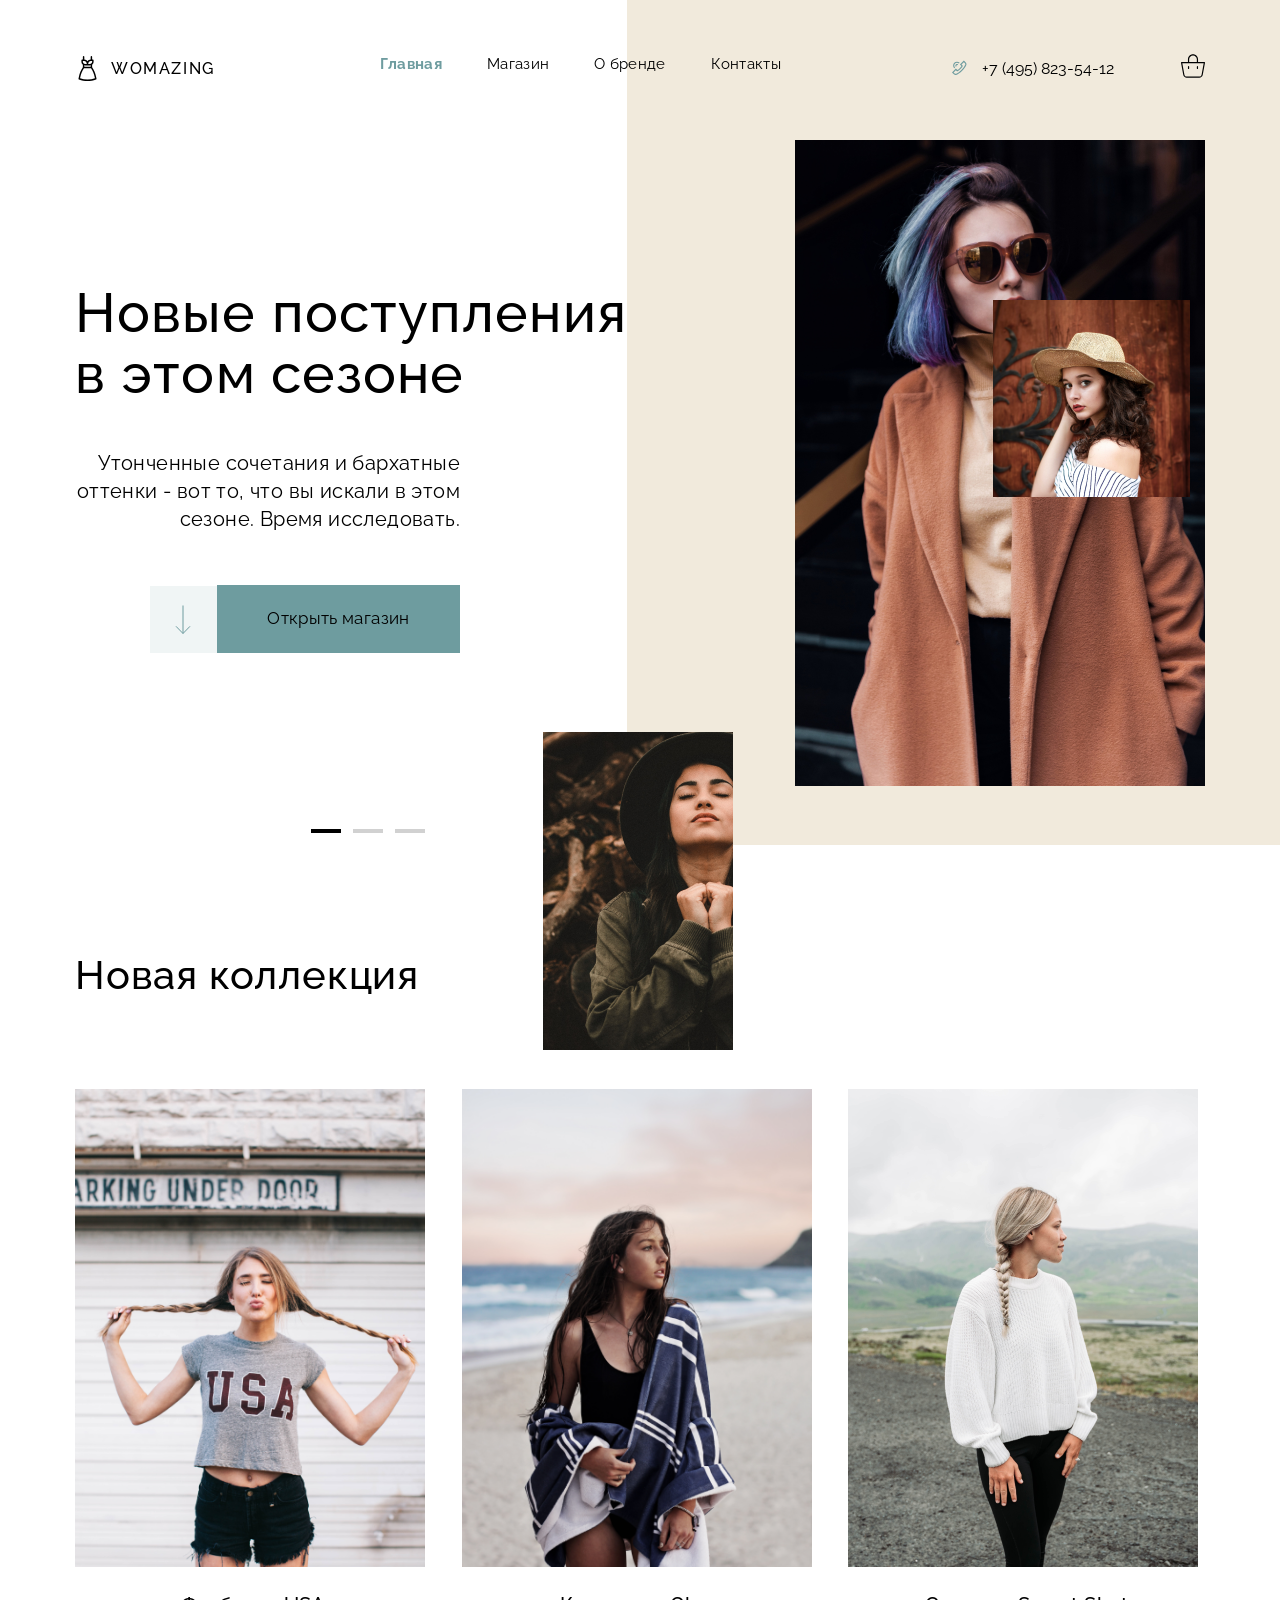
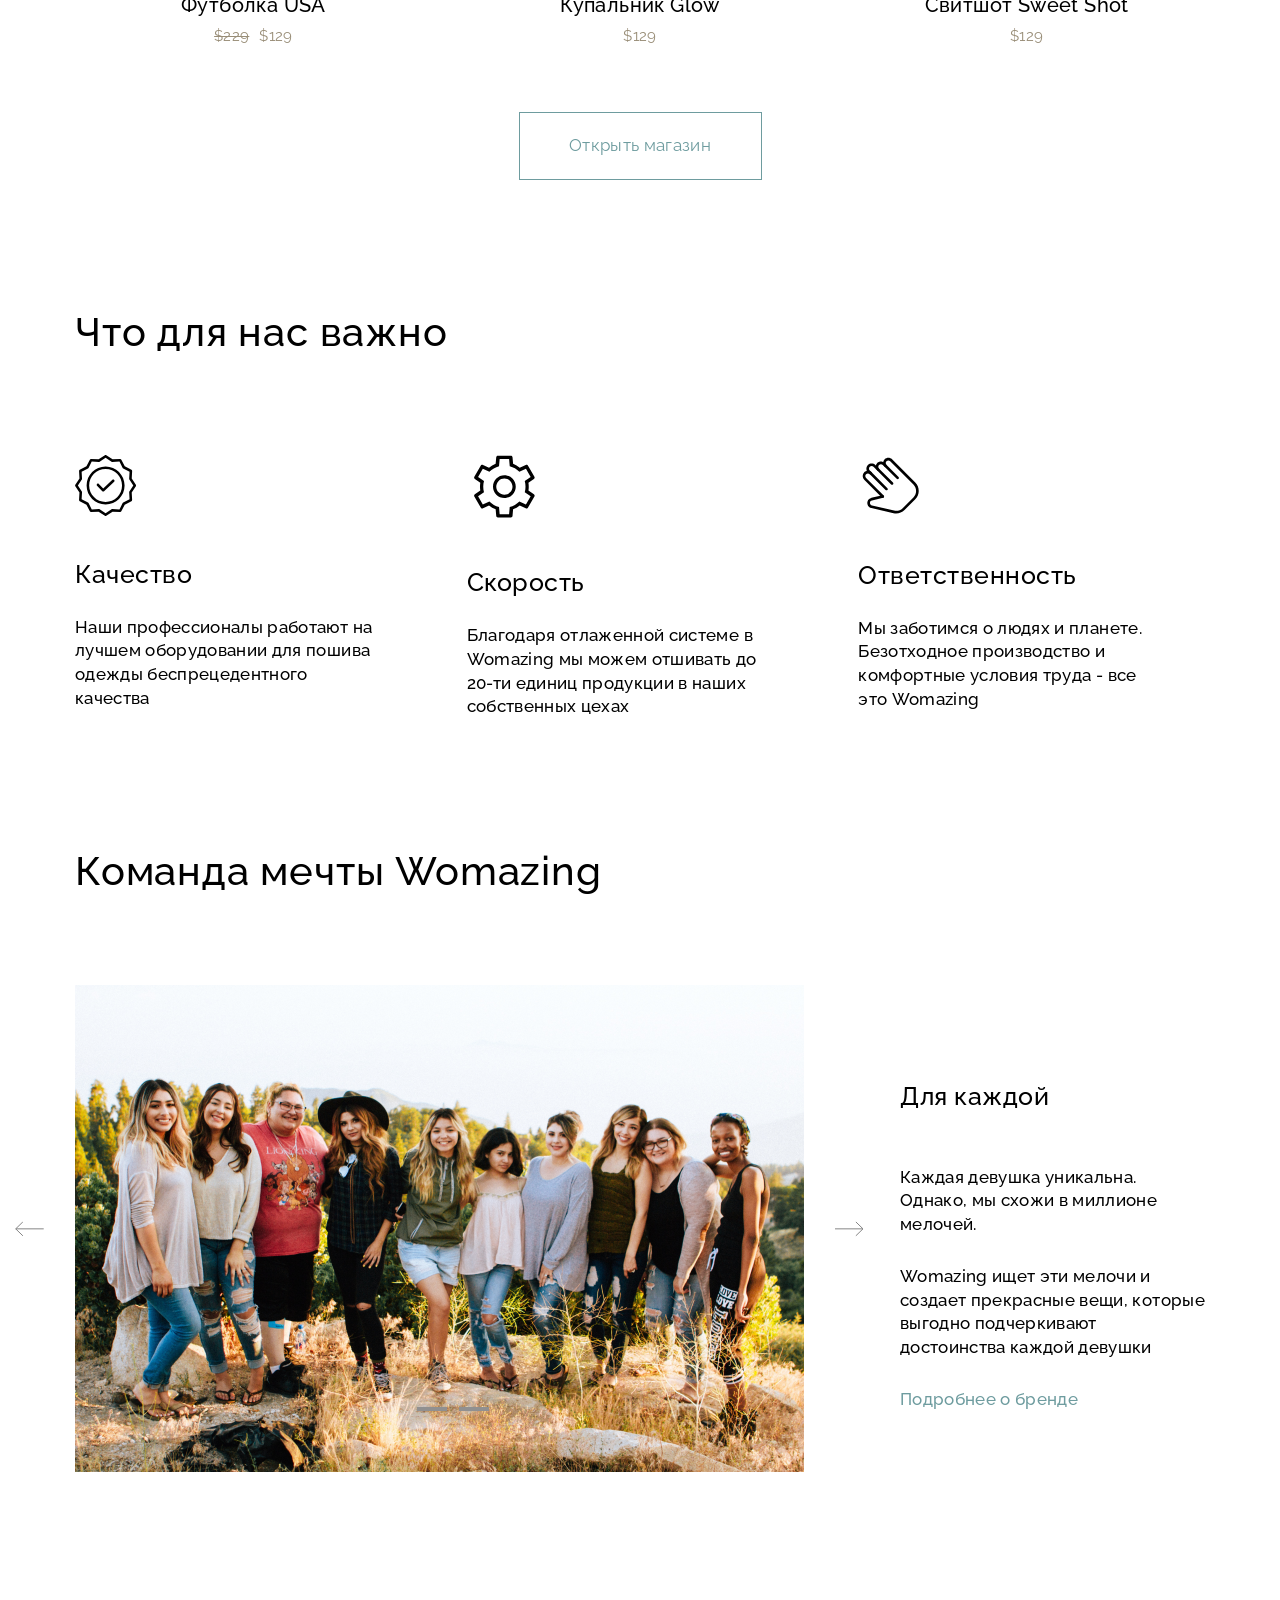
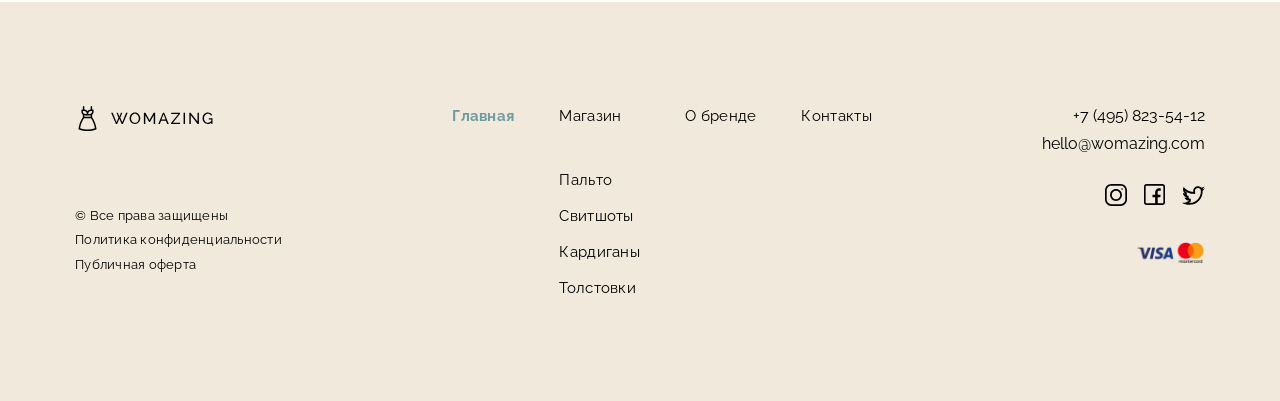
<file: index.html>
<!DOCTYPE html>
<html lang="ru  ">
<head>
    <meta charset="UTF-8">
    <meta name="viewport" content="width=device-width, initial-scale=1.0">
    <title>Online Shop</title>
    <link rel="stylesheet" href="./assets/styles/index.css">
</head>
<body>
   <header class="header" id="header">
    <div class="bc__section_hero_r"></div>
    
    <div class="container header__container">
        <div class="header__logo flex">
            <a class="flex" href="./index.html">
                <svg width="25" height="25" viewBox="0 0 25 25" fill="none" xmlns="http://www.w3.org/2000/svg">
            <path d="M21.5169 22.6493L21.1587 20.9776C20.4207 17.5332 19.0683 14.2964 17.1387 11.3529V8.64058C18.0275 7.97178 18.6035 6.9084 18.6035 5.71289V4.24805C18.6035 3.84355 18.2756 3.51562 17.8711 3.51562H17.1387V0.732422C17.1387 0.32793 16.8107 0 16.4062 0C16.0018 0 15.6738 0.32793 15.6738 0.732422V3.52339C14.3584 3.6001 13.2059 4.29209 12.5 5.31528C11.7941 4.29209 10.6416 3.6001 9.32617 3.52339V0.732422C9.32617 0.32793 8.99824 0 8.59375 0C8.18926 0 7.86133 0.32793 7.86133 0.732422V3.51562H7.1289C6.72441 3.51562 6.39648 3.84355 6.39648 4.24805V5.71289C6.39648 6.9084 6.97246 7.97178 7.86133 8.64058V11.3529C5.93174 14.2964 4.57934 17.5332 3.84126 20.9776L3.48305 22.6493C3.40649 23.0066 3.60507 23.3658 3.94853 23.4909C6.69741 24.4923 9.57451 25 12.5 25C15.4255 25 18.3026 24.4923 21.0515 23.4909C21.3949 23.3658 21.5935 23.0067 21.5169 22.6493ZM15.918 4.98047H17.1387V5.71289C17.1387 6.92446 16.153 7.91016 14.9414 7.91016H13.2324V7.66602C13.2324 6.1852 14.4372 4.98047 15.918 4.98047ZM7.86133 4.98047H9.08203C10.5628 4.98047 11.7676 6.1852 11.7676 7.66602V7.91016H10.0586C8.84702 7.91016 7.86133 6.92446 7.86133 5.71289V4.98047ZM10.0586 9.375H14.9414C15.1922 9.375 15.4371 9.34956 15.6738 9.30132V10.8398H9.32617V9.30132C9.56289 9.34956 9.80781 9.375 10.0586 9.375ZM12.5 23.5352C9.95849 23.5352 7.45561 23.128 5.05073 22.3244L5.27353 21.2846C5.96118 18.0757 7.21054 15.0566 8.98901 12.3047L16.0109 12.3047C17.7894 15.0566 19.0388 18.0757 19.7264 21.2845L19.9492 22.3244C17.5444 23.128 15.0415 23.5352 12.5 23.5352Z" fill="black"/>
            </svg>
            <h3 class="header__title_logo">Womazing</h3>
            </a>
            
        </div>
        <nav class="header__nav">
            <ul class="header__menu flex">
                <li class="header__list weight"><a href="./index.html">Главная</a></li>
                <li class="header__list"><a href="#">Магазин</a></li>
                <li class="header__list"><a href="#">О бренде</a></li>
                <li class="header__list"><a href="#">Контакты</a></li>
            </ul>
            <div class="header__mobile-menu">
                <a href="./cart.html">
                    <svg width="24" height="24" viewBox="0 0 24 24" fill="none" xmlns="http://www.w3.org/2000/svg">
                    <g clip-path="url(#clip0_64304_433)">
                    <path d="M23.8454 8.2243C23.7281 8.10906 23.5642 8.05442 23.4012 8.07624H17.0343V5.26295C17.0343 2.4826 14.7804 0.228699 12.0001 0.228699C9.21971 0.228699 6.96582 2.4826 6.96582 5.26295V8.07624H0.598861C0.421164 8.07624 0.243523 8.07624 0.154646 8.2243C0.0352739 8.33902 -0.0201042 8.5051 0.00659291 8.66851L2.22761 20.81C2.53789 22.5037 4.00034 23.7431 5.72199 23.7713H18.278C20.0046 23.7289 21.464 22.4797 21.7724 20.7804L23.9934 8.66851C24.0201 8.5051 23.9648 8.33902 23.8454 8.2243ZM8.1503 5.26295C8.1503 3.13682 9.87388 1.41324 12 1.41324C14.1261 1.41324 15.8497 3.13682 15.8497 5.26295V8.07624H8.1503V5.26295ZM20.5879 20.6323C20.3884 21.7547 19.4179 22.5759 18.278 22.5868H5.72199C4.58212 22.5759 3.61161 21.7547 3.41215 20.6323L1.30959 9.26078H22.6904L20.5879 20.6323Z" fill="black"/>
                    <path d="M16.4421 15.0354C16.7692 15.0354 17.0343 14.7702 17.0343 14.4431V12.6663C17.0343 12.3392 16.7692 12.074 16.4421 12.074C16.1149 12.074 15.8498 12.3392 15.8498 12.6663V14.4431C15.8497 14.7702 16.1149 15.0354 16.4421 15.0354Z" fill="black"/>
                    <path d="M7.55803 15.0354C7.88514 15.0354 8.1503 14.7702 8.1503 14.4431V12.6663C8.1503 12.3392 7.88514 12.074 7.55803 12.074C7.23092 12.074 6.96576 12.3392 6.96576 12.6663V14.4431C6.96576 14.7702 7.23092 15.0354 7.55803 15.0354Z" fill="black"/>
                    </g>
                    <defs>
                    <clipPath id="clip0_64304_433">
                    <rect width="24" height="24" fill="white"/>
                    </clipPath>
                    </defs>
                    </svg>
                </a>
                <input type="checkbox" id="burger" hidden>
                <label class="burger__btn" for="burger">
                    <span class="burger__line"></span>
                </label>
                <nav class="burger__menu">
                    <ul class="burger__list">
                        <li class="burger__item"><a href="./index.html">Главная</a></li>
                        <li class="burger__item"><a href="#">Магазин</a></li>
                        <li class="burger__item"><a href="#">О бренде</a></li>
                        <li class="burger__item"><a href="#">Контакты</a></li>
                    </ul>
                </nav>
                <label for="burger" class="overlay"></label>
            </div>
        </nav>
        <div class="header__shop_info flex">
            <div class="header__contact flex">
                
            <a href="tel:+74958235412" class="header__phone flex">
            <svg width="27" height="27" viewBox="0 0 27 27" fill="none" xmlns="http://www.w3.org/2000/svg">
            <g clip-path="url(#clip0_64250_339)">
            <path d="M8.25235 7.81643C6.75052 9.31823 6.75052 11.7618 8.25232 13.2636L9.05001 12.4659C7.9881 11.404 7.98807 9.67613 9.05004 8.61417C10.112 7.55224 11.8399 7.55224 12.9018 8.61414L13.6995 7.81646C12.1977 6.31463 9.75412 6.31466 8.25235 7.81643Z" />
            <path d="M9.84133 9.39119C9.20916 10.0234 9.20913 11.052 9.8413 11.6842L10.639 10.8865C10.5458 10.7934 10.4945 10.6695 10.4945 10.5377C10.4945 10.406 10.5459 10.2821 10.639 10.1889C10.7322 10.0958 10.8561 10.0444 10.9878 10.0444C11.1196 10.0444 11.2435 10.0958 11.3366 10.1889L12.1343 9.39122C11.5022 8.75902 10.4735 8.75902 9.84133 9.39119Z" />
            <path d="M19.7482 7.43513L17.855 5.54848L13.9233 9.47367L15.4475 11.0478C15.1921 11.5013 14.6378 12.3699 13.6933 13.3145C12.7486 14.2592 11.8736 14.8197 11.4158 15.0792L9.87255 13.5556L6.0022 17.4029L7.88504 19.2983C8.60479 20.0181 9.69992 20.2046 10.6101 19.7625C11.9991 19.0879 14.0954 17.8431 16.1942 15.7443C18.2931 13.6455 19.5378 11.5492 20.2124 10.1602C20.3723 9.83109 20.4499 9.47787 20.4499 9.12692C20.4499 8.5072 20.2077 7.89464 19.7482 7.43513ZM19.1977 9.66732C18.5609 10.9785 17.3845 12.9587 15.3965 14.9466C13.4086 16.9345 11.4284 18.1109 10.1173 18.7477C9.63929 18.9799 9.06281 18.8806 8.68414 18.5019L7.59739 17.4079L9.87537 15.1436L11.1901 16.4415L11.5418 16.2849C11.599 16.2595 12.9594 15.6438 14.4911 14.1121C16.0238 12.5795 16.6266 11.2305 16.6515 11.1739L16.804 10.8268L15.5067 9.48705L17.8558 7.14178L18.9511 8.23327C19.3306 8.6133 19.4298 9.18952 19.1977 9.66732Z" />
            </g>
            <defs>
            <clipPath id="clip0_64250_339">
            <rect width="17" height="17" fill="white" transform="translate(6 3)"/>
            </clipPath>
            </defs>
            </svg>
               <span class="header__number"> +7 (495) 823-54-12</span>
            </a>
            </div>
            <a href="./cart.html">
                <svg width="24" height="24" viewBox="0 0 24 24" fill="none" xmlns="http://www.w3.org/2000/svg">
                <g clip-path="url(#clip0_64246_433)">
                <path d="M23.8454 8.2243C23.7281 8.10906 23.5642 8.05442 23.4012 8.07624H17.0343V5.26295C17.0343 2.4826 14.7804 0.228699 12.0001 0.228699C9.21971 0.228699 6.96582 2.4826 6.96582 5.26295V8.07624H0.598861C0.421164 8.07624 0.243523 8.07624 0.154646 8.2243C0.0352739 8.33902 -0.0201042 8.5051 0.00659291 8.66851L2.22761 20.81C2.53789 22.5037 4.00034 23.7431 5.72199 23.7713H18.278C20.0046 23.7289 21.464 22.4797 21.7724 20.7804L23.9934 8.66851C24.0201 8.5051 23.9648 8.33902 23.8454 8.2243ZM8.1503 5.26295C8.1503 3.13682 9.87388 1.41324 12 1.41324C14.1261 1.41324 15.8497 3.13682 15.8497 5.26295V8.07624H8.1503V5.26295ZM20.5879 20.6323C20.3884 21.7547 19.4179 22.5759 18.278 22.5868H5.72199C4.58212 22.5759 3.61161 21.7547 3.41215 20.6323L1.30959 9.26078H22.6904L20.5879 20.6323Z" fill="black"/>
                <path d="M16.4421 15.0354C16.7692 15.0354 17.0343 14.7702 17.0343 14.4431V12.6663C17.0343 12.3392 16.7692 12.074 16.4421 12.074C16.1149 12.074 15.8498 12.3392 15.8498 12.6663V14.4431C15.8497 14.7702 16.1149 15.0354 16.4421 15.0354Z" fill="black"/>
                <path d="M7.55803 15.0354C7.88514 15.0354 8.1503 14.7702 8.1503 14.4431V12.6663C8.1503 12.3392 7.88514 12.074 7.55803 12.074C7.23092 12.074 6.96576 12.3392 6.96576 12.6663V14.4431C6.96576 14.7702 7.23092 15.0354 7.55803 15.0354Z" fill="black"/>
                </g>
                <defs>
                <clipPath id="clip0_64246_433">
                <rect width="24" height="24" fill="white"/>
                </clipPath>
                </defs>
                </svg>
            </a>

        </div>
    </div>
   </header>
   <section class="hero" id="hero">
    <input type="radio" name="hero__slider" id="s1" checked hidden>
    <input type="radio" name="hero__slider" id="s2" hidden>
    <input type="radio" name="hero__slider" id="s3" hidden>
    <div class="container hero__container flex"> 
        <div class="hero__content">
            <div class="hero__slide text-1">
                 <h1 class="hero__title">Новые поступления
в этом сезоне</h1>
            
            <div class="hero__box">
                <p class="hero__desc">Утонченные сочетания и бархатные оттенки - вот то, что вы искали в этом сезоне. Время исследовать.</p>
                <div id="hero__btn" class="hero__btn__shop_ikon">
                    <svg width="67" height="67" viewBox="0 0 67 67" fill="none" xmlns="http://www.w3.org/2000/svg">
                    <rect width="67" height="67" fill="#6E9C9F" fill-opacity="0.1"/>
                    <path d="M33 19.5V47.5M33 47.5L26 40.3108M33 47.5L40 40.3108" stroke="#6E9C9F"/>
                    </svg>
                    <button class="hero__button">Открыть магазин</button>
                </div>
            </div>
            </div>
            <div class="hero__slide text-2">
                <h1 class="hero__title">Что-то новенькое. Мы заждались тебя.</h1>
                <div class="hero__box">
                    <p class="hero__desc">Надоело искать себя в сером городе? Настало время новых идей, свежих красок и вдохновения с Womazing!</p>
                <div id="hero__btn" class="hero__btn__shop_ikon">
                    <svg width="67" height="67" viewBox="0 0 67 67" fill="none" xmlns="http://www.w3.org/2000/svg">
                    <rect width="67" height="67" fill="#6E9C9F" fill-opacity="0.1"/>
                    <path d="M33 19.5V47.5M33 47.5L26 40.3108M33 47.5L40 40.3108" stroke="#6E9C9F"/>
                    </svg>
                    <button form="hero__btn" class="hero__button">Открыть магазин</button>
                </div>
                </div>
            </div>
            <div class="hero__slide text-3">
                <h1 class="hero__title">Включай новый сезон с WOMAZING</h1>
                <div class="hero__box">
                    <p class="hero__desc">Мы обновили ассортимент - легендарные коллекции и новинки от отечественных дизайнеров</p>
                <div id="hero__btn" class="hero__btn__shop_ikon">
                    <svg width="67" height="67" viewBox="0 0 67 67" fill="none" xmlns="http://www.w3.org/2000/svg">
                    <rect width="67" height="67" fill="#6E9C9F" fill-opacity="0.1"/>
                    <path d="M33 19.5V47.5M33 47.5L26 40.3108M33 47.5L40 40.3108" stroke="#6E9C9F"/>
                    </svg>
                    <button form="hero__btn" class="hero__button">Открыть магазин</button>
                </div>
                </div>
            </div>
            <div class="hero__btn__shop"> 
                <div class="slider__bullets">
                    <label for="s1"></label>
                    <label for="s2"></label>
                    <label for="s3"></label>
                </div>
            </div>
        </div>
        <div class="hero__images">
             <div class="hero__img">
                <img class="hero__img-1" src="./assets/images/hero-img-fon.webp" alt="img-fon">
             </div>
             <div class="hero__img">
                <img class="hero__img-2" src="./assets/images/hero-img-position-1.webp" alt="img-fon">
             </div>
             <div class="hero__img">
                <img class="hero__img-3" src="./assets/images/hero-img-position-2.webp" alt="img-fon">
             </div>
        </div>
    </div>
   </section>
   <section class="collection" id="collection">
    <div class="container">
        <h2 class="title">Новая коллекция</h2>
        <div class="collection__grid">
            <div class="collection__card">
                <div class="collection__card_img">
                <a class="collection__card__hover" href="#">
                    <img src="./assets/images/collection-card-img.webp" alt="Картинки с магазина">
                </a>
            </div>
            <h3 class="collection__card__title">Футболка USA</h3>
            <p class="collection__card__price__wrapper">
                <span class="old__price">$229</span>
                <span class="new__price">$129</span>
            </p>
            </div>
            <div class="collection__card">
                <div class="collection__card_img">
                    <a href="#" class="collection__card__hover">
                                        <img src="./assets/images/collection-card-img-1.webp" alt="Картинки с магазина">
                    </a>
            </div>
            <h3 class="collection__card__title">Купальник Glow</h3>
            <p class="collection__card__price">$129</p>
            </div>
            <div class="collection__card">
                <div class="collection__card_img">
                    <a href="#" class="collection__card__hover">
                        <img src="./assets/images/collection-card-img-2.webp" alt="Картинки с магазина">
                    </a>
            </div>
            <h3 class="collection__card__title">Свитшот Sweet Shot</h3>
            <p class="collection__card__price">$129</p>
            </div>
        </div>
            <a class="collection__btn" href="#">Открыть магазин</a>
   </section>
   <section class="features" id="features">
    <div class="container">
        <h2 class="title">Что для нас важно</h2>
        <div class="features__grid">
            <div class="features__card">
                <div class="features__card__ikon__wrapper">
                    <svg width="61" height="61" viewBox="0 0 61 61" fill="none" xmlns="http://www.w3.org/2000/svg">
                    <g clip-path="url(#clip0_64263_308)">
                    <path d="M37.3994 24.8337L28.2341 33.4905L23.8355 28.9652C23.3478 28.4632 22.5449 28.4518 22.0433 28.9394C21.5413 29.4276 21.5299 30.23 22.0175 30.7321L27.2931 36.1477C27.7832 36.6408 28.5753 36.6577 29.0858 36.1854L39.1667 26.677C39.4115 26.4461 39.5545 26.1273 39.564 25.7911C39.5734 25.455 39.4488 25.1287 39.2174 24.8844C38.7267 24.3744 37.9178 24.3521 37.3994 24.8337Z" fill="black"/>
                    <path d="M30.5983 11.5111C20.1236 11.5111 11.6063 20.0284 11.6063 30.5031C11.6063 40.9783 20.1236 49.4956 30.5983 49.4956C41.0736 49.4956 49.5908 40.9783 49.5908 30.5031C49.5908 20.0284 41.0736 11.5111 30.5983 11.5111ZM30.5983 46.9531C21.5219 46.9531 14.1488 39.5671 14.1488 30.5031C14.1488 21.4391 21.5219 14.0536 30.5983 14.0536C39.6837 14.0536 47.0484 21.4183 47.0484 30.5031C47.0484 39.5879 39.6837 46.9531 30.5983 46.9531Z" fill="black"/>
                    <path d="M56.7351 23.5113L57.1547 15.9728C57.184 15.4668 56.9089 14.9916 56.4555 14.7651L49.7433 11.3711L46.3492 4.65886C46.1183 4.20946 45.646 3.93585 45.1415 3.95969L37.5901 4.36688L31.2975 0.209557C30.8734 -0.0700149 30.3237 -0.0700149 29.8992 0.209557L23.6066 4.36688L16.0686 3.94727C15.5621 3.91748 15.0873 4.19258 14.8609 4.64645L11.4663 11.3586L4.75461 14.7527C4.30471 14.9831 4.03159 15.4554 4.05543 15.9604L4.47454 23.4989L0.317711 29.7915C0.0381393 30.2156 0.0381393 30.7653 0.317711 31.1898L4.46212 37.4949L4.04252 45.0334C4.01322 45.5394 4.28783 46.0146 4.7417 46.241L11.4539 49.6351L14.848 56.3473C15.0784 56.7972 15.5506 57.0703 16.0557 57.0465L23.5942 56.6269L29.8868 60.7837C30.3083 61.0722 30.8635 61.0722 31.2851 60.7837L37.5777 56.6269L45.1162 57.0465C45.6222 57.0758 46.0969 56.8007 46.3239 56.3473L49.718 49.6351L56.4302 46.241C56.8796 46.0101 57.1532 45.5384 57.1293 45.0334L56.7097 37.4949L60.8666 31.2023C61.1461 30.7782 61.1461 30.228 60.8666 29.8039L56.7351 23.5113ZM54.3704 36.4525C54.2154 36.68 54.1434 36.9536 54.1673 37.2282L54.5611 44.3595L48.2178 47.5629C47.976 47.6841 47.7798 47.8807 47.6587 48.1225L44.4548 54.4658L37.3235 54.072C37.0503 54.0621 36.7807 54.1326 36.5478 54.2751L30.5983 58.2035L24.6494 54.2751C24.4428 54.1356 24.1995 54.0601 23.9502 54.0591H23.8866L16.7548 54.4534L13.5514 48.1096C13.4303 47.8678 13.2341 47.6716 12.9918 47.5505L6.63563 44.3595L7.02991 37.2282C7.03984 36.9551 6.96883 36.6854 6.82632 36.4525L2.89841 30.5031L6.82632 24.5536C6.98174 24.3267 7.05375 24.0526 7.02991 23.7785L6.63563 16.6467L12.9794 13.4433C13.2212 13.3221 13.4174 13.126 13.5385 12.8841L16.7419 6.54038L23.8737 6.93467C24.1463 6.9441 24.416 6.87359 24.6494 6.73107L30.5983 2.80317L36.5478 6.73107C36.7752 6.8865 37.0493 6.9585 37.3235 6.93467L44.4548 6.54038L47.6587 12.8841C47.7798 13.126 47.976 13.3221 48.2178 13.4433L54.5611 16.6467L54.1673 23.7785C54.1573 24.0511 54.2284 24.3207 54.3704 24.5536L58.2988 30.5031L54.3704 36.4525Z" fill="black"/>
                    </g>
                    <defs>
                    <clipPath id="clip0_64263_308">
                    <rect width="61" height="61" fill="white"/>
                    </clipPath>
                    </defs>
                    </svg>
                </div>
                <h3 class="features__title">Качество</h3>
                <p class="features__desc">Наши профессионалы работают на лучшем оборудовании для пошива одежды беспрецедентного качества</p>
            </div>
            <div class="features__card">
                <div class="features__card__ikon__wrapper">
                    <svg width="78" height="78" viewBox="0 0 78 78" fill="none" xmlns="http://www.w3.org/2000/svg">
                    <path d="M63.6611 50.349L57.7656 46.1565C58.7557 42.5159 58.7501 38.6761 57.7493 35.0383L63.6643 30.8978L58.9421 22.7273L52.3641 25.7368C49.7053 23.0589 46.3762 21.144 42.7246 20.1923L42.0973 13H32.6528L32.0256 20.1923C28.3747 21.1453 25.0467 23.0613 22.3893 25.74L15.8081 22.7305L11.0891 30.901L17.0041 35.0415C16.0028 38.678 15.9961 42.5166 16.9846 46.1565L11.0891 50.349L15.8081 58.4805L22.3893 55.4678C25.0471 58.1453 28.375 60.0602 32.0256 61.0123L32.6528 68.2045H42.0973L42.7246 61.0123C46.3751 60.06 49.703 58.1452 52.3608 55.4678L58.9421 58.4805L63.6643 50.3523L63.6611 50.349ZM43.8913 9.70129C44.3097 9.70085 44.712 9.86176 45.0147 10.1505C45.3174 10.4393 45.4971 10.8337 45.5163 11.2515L46.0948 17.8653C48.4973 18.7808 50.7386 20.0732 52.7346 21.6938L58.7471 18.889C59.1184 18.698 59.5491 18.6572 59.9497 18.7752C60.3503 18.8932 60.6901 19.1609 60.8986 19.5228L67.4148 30.8003C67.6242 31.1618 67.6863 31.59 67.5883 31.9961C67.4902 32.4022 67.2396 32.7549 66.8883 32.981L61.4478 36.79C61.8638 39.3835 61.8508 41.9673 61.4511 44.4568L66.8883 48.2593C67.2404 48.4855 67.4917 48.8388 67.5898 49.2457C67.6878 49.6525 67.6252 50.0815 67.4148 50.4433L60.8986 61.6785C60.6901 62.0404 60.3503 62.3081 59.9497 62.4261C59.5491 62.5441 59.1184 62.5034 58.7471 62.3123L52.7346 59.5075C50.7781 61.1 48.5486 62.4 46.0948 63.3393L45.5163 69.953C45.4963 70.3704 45.3162 70.7639 45.0136 71.052C44.711 71.3401 44.3091 71.5005 43.8913 71.5H30.8588C30.441 71.5005 30.0391 71.3401 29.7365 71.052C29.4339 70.7639 29.2539 70.3704 29.2338 69.953L28.6553 63.3393C26.2527 62.4226 24.0114 61.1291 22.0156 59.5075L16.0031 62.3123C15.6318 62.5046 15.2006 62.5464 14.7993 62.429C14.398 62.3116 14.0574 62.0439 13.8483 61.6818L7.33532 50.44C7.12595 50.0786 7.06383 49.6503 7.16187 49.2442C7.25991 48.8382 7.51058 48.4854 7.86182 48.2593L13.2991 44.4535C12.8919 41.9142 12.8919 39.3262 13.2991 36.7868L7.86507 32.981C7.51469 32.755 7.26462 32.4028 7.16662 31.9975C7.06862 31.5922 7.13018 31.1647 7.33857 30.8035L13.8451 19.5228C14.0536 19.1601 14.394 18.8918 14.7953 18.7737C15.1967 18.6557 15.6281 18.697 15.9998 18.889L22.0123 21.6938C24.0083 20.0732 26.2496 18.7808 28.6521 17.8653L29.2306 11.2515C29.2498 10.8337 29.4295 10.4393 29.7322 10.1505C30.0349 9.86176 30.4372 9.70085 30.8556 9.70129H43.8881H43.8913ZM37.3751 29.25C40.3919 29.25 43.2852 30.4485 45.4184 32.5817C47.5516 34.7149 48.7501 37.6082 48.7501 40.625C48.7501 43.6419 47.5516 46.5352 45.4184 48.6684C43.2852 50.8016 40.3919 52 37.3751 52C34.3582 52 31.465 50.8016 29.3317 48.6684C27.1985 46.5352 26.0001 43.6419 26.0001 40.625C26.0001 37.6082 27.1985 34.7149 29.3317 32.5817C31.465 30.4485 34.3582 29.25 37.3751 29.25ZM37.3751 32.5C35.2202 32.5 33.1536 33.3561 31.6298 34.8798C30.1061 36.4035 29.2501 38.4702 29.2501 40.625C29.2501 42.7799 30.1061 44.8466 31.6298 46.3703C33.1536 47.894 35.2202 48.75 37.3751 48.75C39.53 48.75 41.5966 47.894 43.1203 46.3703C44.644 44.8466 45.5001 42.7799 45.5001 40.625C45.5001 38.4702 44.644 36.4035 43.1203 34.8798C41.5966 33.3561 39.53 32.5 37.3751 32.5Z" fill="black"/>
                    </svg>

                </div>
                <h3 class="features__title">Скорость</h3>
                <p class="features__desc">Благодаря отлаженной системе в Womazing мы можем отшивать до 20-ти единиц продукции в наших собственных цехах</p>
            </div>
            <div class="features__card">
                <div class="features__card__ikon__wrapper">
                    <svg width="63" height="63" viewBox="0 0 63 63" fill="none" xmlns="http://www.w3.org/2000/svg">
                    <path d="M24.7774 43.7903C24.4414 43.7903 24.1054 43.6617 23.8481 43.407L6.21598 25.7723C4.16848 23.7248 4.16848 20.3937 6.21598 18.3462C8.26873 16.2987 11.5972 16.3039 13.6395 18.3462L29.4184 34.125C29.9302 34.6369 29.9302 35.469 29.4184 35.9809C28.9065 36.4928 28.0744 36.4928 27.5625 35.9809L11.7836 20.202C10.7651 19.1835 9.10086 19.1809 8.07186 20.202C7.57836 20.6982 7.30273 21.357 7.30273 22.0579C7.30273 22.7614 7.57573 23.4203 8.07186 23.9164L25.7066 41.5485C26.2185 42.0604 26.2185 42.8925 25.7066 43.4044C25.4494 43.6617 25.1134 43.7903 24.7774 43.7903Z" fill="black"/>
                    <path d="M34.0594 30.7965C33.7234 30.7965 33.3874 30.6678 33.1301 30.4132L15.498 12.7785C14.4716 11.7521 12.81 11.7521 11.7836 12.7785C11.2901 13.2746 11.0145 13.9335 11.0145 14.6343C11.0145 15.3352 11.2875 15.9941 11.7836 16.4902L13.6395 18.3461C14.1514 18.858 14.1514 19.6901 13.6395 20.202C13.1276 20.7138 12.2955 20.7138 11.7836 20.202L9.92778 18.3461C8.93553 17.3538 8.38953 16.0361 8.38953 14.6343C8.38953 13.2326 8.93553 11.9148 9.92778 10.9226C11.9096 8.9407 15.3668 8.93545 17.3539 10.9226L34.986 28.5573C35.4979 29.0692 35.4979 29.9013 34.986 30.4132C34.7288 30.6705 34.3954 30.7965 34.0594 30.7965Z" fill="black"/>
                    <path d="M39.6296 25.2289C39.2936 25.2289 38.9576 25.1002 38.7004 24.8456L24.7774 10.9226C23.751 9.89624 22.092 9.89624 21.0656 10.9226C20.0419 11.9464 20.0419 13.6106 21.0656 14.6344C21.5775 15.1462 21.5775 15.9784 21.0656 16.4902C20.5537 17.0021 19.7216 17.0021 19.2097 16.4902C17.1649 14.4454 17.1649 11.1116 19.2097 9.06674C21.2546 7.02186 24.5884 7.02186 26.6332 9.06674L40.5562 22.9897C41.0681 23.5016 41.0681 24.3337 40.5562 24.8456C40.3016 25.1002 39.9656 25.2289 39.6296 25.2289Z" fill="black"/>
                    <path d="M38.1964 59.4667C37.3117 59.4667 36.4166 59.367 35.5294 59.1648L13.4269 54.0986C12.4714 53.8991 11.5815 53.4108 10.857 52.6863C9.86473 51.6941 9.3161 50.3737 9.3161 48.9746C9.3161 47.5728 9.86473 46.2551 10.857 45.2628C11.5395 44.5803 12.369 44.1105 13.2641 43.8926C13.2904 43.8821 13.3166 43.8768 13.3429 43.8689L24.4729 41.1993C25.179 41.0234 25.8877 41.4671 26.0557 42.1706C26.2237 42.8767 25.788 43.5828 25.0845 43.7534L14.0306 46.4047C13.9965 46.4152 13.9624 46.4257 13.9256 46.4336C13.4846 46.5307 13.0646 46.7696 12.7129 47.1213C12.2167 47.6175 11.9411 48.2763 11.9411 48.9772C11.9411 49.6781 12.2141 50.3369 12.7129 50.8331C13.062 51.1822 13.4951 51.429 13.9309 51.5261C13.9492 51.5287 13.965 51.5313 13.9807 51.5366L36.1174 56.6107C39.2227 57.3221 42.4174 56.4033 44.667 54.1511L55.4085 43.4069C57.1436 41.6718 58.0991 39.3644 58.0991 36.9101C58.0991 34.4557 57.1436 32.1509 55.4085 30.4132L32.2061 7.21082C31.1797 6.18445 29.5207 6.18445 28.4944 7.21082C27.4706 8.23457 27.4706 9.89882 28.4944 10.9226C29.0062 11.4344 29.0062 12.2666 28.4944 12.7784C27.9825 13.2903 27.1504 13.2903 26.6385 12.7784C24.5936 10.7336 24.5936 7.39982 26.6385 5.35495C28.6834 3.31007 32.0171 3.31007 34.062 5.35495L57.2644 28.5573C59.4982 30.7886 60.7241 33.7522 60.7241 36.9101C60.7241 40.068 59.4956 43.0316 57.2644 45.2628L46.5229 56.007C44.2706 58.2513 41.2886 59.4667 38.1964 59.4667Z" fill="black"/>
                    </svg>
                </div>
                <h3 class="features__title">Ответственность</h3>
                <p class="features__desc">Мы заботимся о людях и планете. Безотходное производство и комфортные условия труда - все это Womazing</p>
            </div>
        </div>
    </div>
   </section>
   <section class="team" id="team">
    <div class="container">
        <input type="radio" id="img1" name="team__slider" checked hidden>
        <input type="radio" id="img2" name="team__slider" hidden>
        <input type="radio" id="img3" name="team__slider" hidden>
        <h2 class="title">Команда мечты Womazing</h2>

        <div class="team__container flex ">
            <div class="team__content">
                <div class="team__slide img__slide-1">
                    <img src="./assets/images/team-img-slide-1.webp" alt="image">
                </div>
                <div class="team__slide img__slide-2">
                    <img src="./assets/images/team-img-slide-2.webp" alt="image">
                </div>
                <div class="team__slide img__slide-3">
                    <img src="./assets/images/team-img-slide-3.webp" alt="image">
                </div>
                <div class="team__arrows">
                    <div class="team__arroew_group group-1">
                        <label for="img3" class="nazad">
                            <svg width="29" height="15" viewBox="0 0 29 15" fill="none" xmlns="http://www.w3.org/2000/svg">
                            <path d="M28.7167 7.35815L0.716719 7.35815M0.716719 7.35815L7.90591 0.358153M0.716719 7.35815L7.90591 14.3582" />
                            </svg>
                        </label>
                        <label for="img2" class="next">
                            <svg width="29" height="15" viewBox="0 0 29 15" fill="none" xmlns="http://www.w3.org/2000/svg">
                            <path d="M8.34742e-08 7.35815L28 7.35815M28 7.35815L20.8108 14.3582M28 7.35815L20.8108 0.358155" />
                            </svg>
                        </label>
                    </div>
                    <div class="team__arroew_group group-2">
                        <label for="img1" class="nazad">
                            <svg width="29" height="15" viewBox="0 0 29 15" fill="none" xmlns="http://www.w3.org/2000/svg">
                            <path d="M28.7167 7.35815L0.716719 7.35815M0.716719 7.35815L7.90591 0.358153M0.716719 7.35815L7.90591 14.3582" />
                            </svg>
                        </label>
                        <label for="img3" class="next">
                             <svg width="29" height="15" viewBox="0 0 29 15" fill="none" xmlns="http://www.w3.org/2000/svg">
                            <path d="M8.34742e-08 7.35815L28 7.35815M28 7.35815L20.8108 14.3582M28 7.35815L20.8108 0.358155" />
                            </svg>
                        </label>
                    </div>
                    <div class="team__arroew_group group-3">
                        <label for="img2" class="nazad">
                            <svg width="29" height="15" viewBox="0 0 29 15" fill="none" xmlns="http://www.w3.org/2000/svg">
                            <path d="M28.7167 7.35815L0.716719 7.35815M0.716719 7.35815L7.90591 0.358153M0.716719 7.35815L7.90591 14.3582" />
                            </svg>
                        </label>
                        <label for="img1" class="next">
                            <svg width="29" height="15" viewBox="0 0 29 15" fill="none" xmlns="http://www.w3.org/2000/svg">
                            <path d="M8.34742e-08 7.35815L28 7.35815M28 7.35815L20.8108 14.3582M28 7.35815L20.8108 0.358155" />
                            </svg>
                        </label>
                    </div>
                </div>
                <div class="team__btn">
            <div class="team__bullets">
                <label for="img1"></label>
                <label for="img2"></label>
                <label for="img3"></label>
            </div>
        </div>
            </div>
            <div class="team__content_text">
                <h3 class="features__title team__title">Для каждой</h3>
                <p class="features__desc team__desc">Каждая девушка уникальна. Однако, мы схожи в миллионе мелочей.</p>
                <p class="features__desc ">Womazing ищет эти мелочи и создает прекрасные вещи, которые выгодно подчеркивают достоинства каждой девушки</p>
                <a class="team__info" href="#">Подробнее о бренде</a>
            </div>
        </div>
        
    
   </section>
   <footer class="footer" id="footer">
    <div class="container footer__container flex">
        <div class="footer__info">
            <svg width="139" height="25" viewBox="0 0 139 25" fill="none" xmlns="http://www.w3.org/2000/svg">
            <path d="M21.5169 22.6493L21.1587 20.9776C20.4207 17.5332 19.0683 14.2964 17.1387 11.3529V8.64058C18.0275 7.97178 18.6035 6.9084 18.6035 5.71289V4.24805C18.6035 3.84355 18.2756 3.51562 17.8711 3.51562H17.1387V0.732422C17.1387 0.32793 16.8107 0 16.4062 0C16.0018 0 15.6738 0.32793 15.6738 0.732422V3.52339C14.3584 3.6001 13.2059 4.29209 12.5 5.31528C11.7941 4.29209 10.6416 3.6001 9.32617 3.52339V0.732422C9.32617 0.32793 8.99824 0 8.59375 0C8.18926 0 7.86133 0.32793 7.86133 0.732422V3.51562H7.1289C6.72441 3.51562 6.39648 3.84355 6.39648 4.24805V5.71289C6.39648 6.9084 6.97246 7.97178 7.86133 8.64058V11.3529C5.93174 14.2964 4.57934 17.5332 3.84126 20.9776L3.48305 22.6493C3.40649 23.0066 3.60507 23.3658 3.94853 23.4909C6.69741 24.4923 9.57451 25 12.5 25C15.4255 25 18.3026 24.4923 21.0515 23.4909C21.3949 23.3658 21.5935 23.0067 21.5169 22.6493ZM15.918 4.98047H17.1387V5.71289C17.1387 6.92446 16.153 7.91016 14.9414 7.91016H13.2324V7.66602C13.2324 6.1852 14.4372 4.98047 15.918 4.98047ZM7.86133 4.98047H9.08203C10.5628 4.98047 11.7676 6.1852 11.7676 7.66602V7.91016H10.0586C8.84702 7.91016 7.86133 6.92446 7.86133 5.71289V4.98047ZM10.0586 9.375H14.9414C15.1922 9.375 15.4371 9.34956 15.6738 9.30132V10.8398H9.32617V9.30132C9.56289 9.34956 9.80781 9.375 10.0586 9.375ZM12.5 23.5352C9.95849 23.5352 7.45561 23.128 5.05073 22.3244L5.27353 21.2846C5.96118 18.0757 7.21054 15.0566 8.98901 12.3047L16.0109 12.3047C17.7894 15.0566 19.0388 18.0757 19.7264 21.2845L19.9492 22.3244C17.5444 23.128 15.0415 23.5352 12.5 23.5352Z" fill="black"/>
            <path d="M41.52 6.704H42.88L44.384 10.656L45.904 6.704H47.264L45.296 11.648L47.248 16.336L51.088 6.64H52.656L47.904 18H46.656L44.4 12.64L42.128 18H40.88L36.144 6.64H37.696L41.552 16.336L43.488 11.648L41.52 6.704ZM59.9274 18.08C59.1274 18.08 58.402 17.92 57.7514 17.6C57.1007 17.28 56.5354 16.848 56.0554 16.304C55.586 15.7493 55.2234 15.1307 54.9674 14.448C54.7114 13.7547 54.5834 13.0453 54.5834 12.32C54.5834 11.5627 54.7167 10.8427 54.9834 10.16C55.2607 9.46667 55.6394 8.85333 56.1194 8.32C56.61 7.776 57.1807 7.34933 57.8314 7.04C58.482 6.72 59.1914 6.56 59.9594 6.56C60.7594 6.56 61.4847 6.72533 62.1354 7.056C62.786 7.38667 63.346 7.82933 63.8154 8.384C64.2847 8.93867 64.6474 9.55733 64.9034 10.24C65.1594 10.9227 65.2874 11.6213 65.2874 12.336C65.2874 13.0933 65.154 13.8187 64.8874 14.512C64.6207 15.1947 64.242 15.808 63.7514 16.352C63.2714 16.8853 62.706 17.3067 62.0554 17.616C61.4047 17.9253 60.6954 18.08 59.9274 18.08ZM56.0394 12.32C56.0394 12.896 56.13 13.456 56.3114 14C56.5034 14.5333 56.77 15.008 57.1114 15.424C57.4527 15.84 57.8634 16.1707 58.3434 16.416C58.8234 16.6613 59.3567 16.784 59.9434 16.784C60.5514 16.784 61.0954 16.656 61.5754 16.4C62.0554 16.144 62.4607 15.8027 62.7914 15.376C63.1327 14.9493 63.3887 14.4693 63.5594 13.936C63.7407 13.4027 63.8314 12.864 63.8314 12.32C63.8314 11.744 63.7354 11.1893 63.5434 10.656C63.362 10.1227 63.0954 9.648 62.7434 9.232C62.402 8.80533 61.9914 8.47467 61.5114 8.24C61.042 7.99467 60.5194 7.872 59.9434 7.872C59.3354 7.872 58.7914 8 58.3114 8.256C57.8314 8.50133 57.4207 8.83733 57.0794 9.264C56.7487 9.69067 56.4927 10.1707 56.3114 10.704C56.13 11.2267 56.0394 11.7653 56.0394 12.32ZM78.7121 18V9.328L74.9681 16H74.0881L70.3281 9.328V18H68.8881V6.64H70.4081L74.5201 14.016L78.6481 6.64H80.1521V18H78.7121ZM87.9285 6.64H89.1445L93.7845 18H92.2485L90.9045 14.672H86.1365L84.8085 18H83.2725L87.9285 6.64ZM90.5845 13.552L88.5365 8.304L86.4245 13.552H90.5845ZM96.0526 16.88L103.381 7.92H96.1966V6.64H105.061V7.76L97.8606 16.72H105.061V18H96.0526V16.88ZM108.594 18V6.64H110.034V18H108.594ZM115.791 9.296V18H114.351V6.64H115.567L122.511 15.52V6.656H123.951V18H122.639L115.791 9.296ZM132.823 18.08C132.076 18.08 131.378 17.92 130.727 17.6C130.087 17.2693 129.527 16.832 129.047 16.288C128.567 15.7333 128.194 15.1147 127.927 14.432C127.66 13.7387 127.527 13.024 127.527 12.288C127.527 11.52 127.66 10.7947 127.927 10.112C128.194 9.41867 128.562 8.80533 129.031 8.272C129.511 7.73867 130.071 7.32267 130.711 7.024C131.362 6.71467 132.066 6.56 132.823 6.56C133.922 6.56 134.828 6.78933 135.543 7.248C136.258 7.70667 136.796 8.304 137.159 9.04L136.055 9.808C135.724 9.14667 135.271 8.656 134.695 8.336C134.119 8.016 133.484 7.856 132.791 7.856C132.215 7.856 131.692 7.97867 131.223 8.224C130.754 8.46933 130.348 8.80533 130.007 9.232C129.676 9.648 129.42 10.1227 129.239 10.656C129.068 11.1893 128.983 11.744 128.983 12.32C128.983 13.1307 129.154 13.8773 129.495 14.56C129.847 15.232 130.322 15.7707 130.919 16.176C131.516 16.5813 132.188 16.784 132.935 16.784C133.543 16.784 134.124 16.64 134.679 16.352C135.244 16.0533 135.778 15.6 136.279 14.992V13.424H133.831V12.336H137.495V18H136.279V16.464C135.298 17.5413 134.146 18.08 132.823 18.08Z" fill="black"/>
            </svg>
            <div class="footer__content">
                <p class="footer__desc">© Все права защищены </p>
                <p class="footer__desc">Политика конфиденциальности </p>
                <p class="footer__desc">Публичная оферта </p>
            </div>
        </div>
        <nav class="footer__nav flex">
            <ul class="footer__menu ">
                <li class="footer__list zg"><a href="./index.html">Главная</a></li>
            </ul>
            <ul class="footer__menu ">
                <li class="footer__list "><a href="#">Магазин</a></li>
                <div class="footer__box">
                    <li class="footer__list list"><a href="#">Пальто</a></li>
                    <li class="footer__list"><a href="#">Свитшоты</a></li>
                    <li class="footer__list"><a href="#">Кардиганы</a></li>
                    <li class="footer__list"><a href="#">Толстовки</a></li>
                </div>
            </ul>
            <ul class="footer__menu ">
                <li class="footer__list"><a href="#">О бренде</a></li>
            </ul>
            <ul class="footer__menu ">
                <li class="footer__list"><a href="#">Контакты</a></li>
            </ul>
        </nav>
        <div class="footer__contact flex">
            <div class="footer__contact__box flex">
                <a href="tel:+74958235412">+7 (495) 823-54-12</a>
                <a href="mailto:hello@womazing.com">hello@womazing.com</a>
            </div>
            <div class="footer__ikon flex">
                <div class="instsgram">
                    <a href="#">
                        <svg width="22" height="22" viewBox="0 0 22 22" fill="none" xmlns="http://www.w3.org/2000/svg">
                        <g clip-path="url(#clip0_4_278)">
                        <path d="M15.6094 0H6.39066C2.86683 0 0 2.86683 0 6.39066V15.6093C0 19.1332 2.86683 22 6.39066 22H15.6093C19.1332 22 22 19.1332 22 15.6094V6.39066C22 2.86683 19.1332 0 15.6094 0ZM20.2812 15.6093C20.2812 18.1854 18.1854 20.2812 15.6094 20.2812H6.39066C3.81455 20.2812 1.71875 18.1854 1.71875 15.6094V6.39066C1.71875 3.81455 3.81455 1.71875 6.39066 1.71875H15.6093C18.1854 1.71875 20.2812 3.81455 20.2812 6.39066V15.6093Z" fill="black"/>
                        <path d="M11 5.07031C7.73034 5.07031 5.07031 7.73034 5.07031 11C5.07031 14.2697 7.73034 16.9297 11 16.9297C14.2697 16.9297 16.9297 14.2697 16.9297 11C16.9297 7.73034 14.2697 5.07031 11 5.07031ZM11 15.2109C8.6781 15.2109 6.78906 13.3219 6.78906 11C6.78906 8.6781 8.6781 6.78906 11 6.78906C13.3219 6.78906 15.2109 8.6781 15.2109 11C15.2109 13.3219 13.3219 15.2109 11 15.2109Z" fill="black"/>
                        <path d="M17.0156 5.84375C17.4902 5.84375 17.875 5.45899 17.875 4.98438C17.875 4.50976 17.4902 4.125 17.0156 4.125C16.541 4.125 16.1562 4.50976 16.1562 4.98438C16.1562 5.45899 16.541 5.84375 17.0156 5.84375Z" fill="black"/>
                        </g>
                        <defs>
                        <clipPath id="clip0_4_278">
                        <rect width="22" height="22" fill="white"/>
                        </clipPath>
                        </defs>
                        </svg>
                    </a>
                </div>
                <div class="facebook">
                    <a href="#">
                        <svg width="21" height="21" viewBox="0 0 21 21" fill="none" xmlns="http://www.w3.org/2000/svg">
                        <g clip-path="url(#clip0_4_303)">
                        <path d="M18.5391 0H2.46094C1.1039 0 0 1.1039 0 2.46094V18.5391C0 19.8961 1.1039 21 2.46094 21H18.5391C19.8961 21 21 19.8961 21 18.5391V2.46094C21 1.1039 19.8961 0 18.5391 0ZM19.3594 18.5391C19.3594 18.9914 18.9914 19.3594 18.5391 19.3594H13.6992V13.3711H16.3253L16.6314 10.8281H13.6992V8.08008C13.6992 7.37865 14.2283 6.84961 14.9297 6.84961H16.7754V4.4707C16.2896 4.40213 15.3525 4.30664 14.9297 4.30664C13.973 4.30664 13.0141 4.71023 12.2989 5.41374C11.5621 6.13857 11.1562 7.08801 11.1562 8.08729V10.8281H8.49023V13.3711H11.1562V19.3594H2.46094C2.00864 19.3594 1.64062 18.9914 1.64062 18.5391V2.46094C1.64062 2.00864 2.00864 1.64062 2.46094 1.64062H18.5391C18.9914 1.64062 19.3594 2.00864 19.3594 2.46094V18.5391Z" fill="black"/>
                        </g>
                        <defs>
                        <clipPath id="clip0_4_303">
                        <rect width="21" height="21" fill="white"/>
                        </clipPath>
                        </defs>
                        </svg>
                    </a>
                </div>
                <div class="twitter">
                    <a href="#">
                        <svg width="23" height="23" viewBox="0 0 23 23" fill="none" xmlns="http://www.w3.org/2000/svg">
                        <path d="M20.2712 5.16525L20.2598 5.12109C21.2343 4.53688 22.0211 3.5738 22.3711 2.4707C21.4584 3.01367 20.3904 3.42561 19.3164 3.63867C18.4552 2.7211 17.3061 2.15625 15.9473 2.15625C13.3429 2.15625 11.1855 4.26475 11.1855 6.87305C11.1855 7.24419 11.238 7.60752 11.3203 7.95117V7.99609C7.43875 7.77436 3.92429 5.80031 1.61719 2.96484C1.21231 3.66248 0.988281 4.65939 0.988281 5.52539C0.988281 6.87305 1.78852 8.67805 3.05469 9.52344V9.61328C2.29865 9.58278 1.52429 9.06195 0.898438 8.71484C0.898438 8.73546 0.92584 8.76026 0.92584 8.78088C0.92584 11.0696 2.6034 13.0436 4.76172 13.4766C4.38559 13.5761 3.85582 13.6562 3.45898 13.6562C3.15361 13.6562 2.84877 13.5765 2.56055 13.5215C3.16102 15.3978 4.89648 16.6211 6.96289 16.6211V16.666C5.35446 17.913 3.31577 18.7773 1.12305 18.7773C0.742154 18.7773 0.269531 18.7324 0 18.6875C2.08622 20.0277 4.56631 20.8438 7.23242 20.8438C15.9102 20.8438 20.6641 13.7012 20.6641 7.45703V6.82812C21.5871 6.16144 22.3686 5.26098 23 4.3125C23 4.3125 21.3439 5.09724 20.2712 5.16525ZM18.8672 7.45703C18.8672 8.80523 18.6031 10.221 18.1035 11.5512C17.5785 12.9492 16.8227 14.2107 15.8574 15.3005C14.3434 17.0096 11.6181 19.0469 7.23242 19.0469C7.10354 19.0469 6.97488 19.0446 6.84623 19.0402C7.26966 18.7945 7.67661 18.5211 8.06384 18.2209L8.75977 17.6814V16.8008V16.6211V14.8242L8.0195 14.816C7.21005 14.807 6.55859 14.1483 6.55859 13.3388V11.8696L5.58689 11.6502C5.1569 11.5531 4.85156 11.1711 4.85156 10.7303V9.61328V9.47852L4.8291 8.5626L4.02999 8.02907C3.6849 7.73874 3.37215 7.32406 3.14934 6.87529C5.50724 8.59481 8.30758 9.62379 11.2178 9.79005L13.1172 9.89854V7.99609V7.95117V7.73892L13.0677 7.5325C13.0111 7.29626 12.9824 7.07439 12.9824 6.87305C12.9824 6.09931 13.2911 5.3687 13.8517 4.81576C14.4156 4.25949 15.1598 3.95312 15.9473 3.95312C16.7434 3.95312 17.4362 4.26106 18.0063 4.86841L18.4647 5.35684L18.5202 5.57112L18.5316 5.61528L18.8672 6.91262V7.45703Z" fill="black"/>
                        </svg>
                    </a>
                </div>
            </div>
            <a href="#" class="payment-methods">
                <svg width="68" height="22" viewBox="0 0 68 22" fill="none" xmlns="http://www.w3.org/2000/svg" xmlns:xlink="http://www.w3.org/1999/xlink">
                <rect width="68" height="22" fill="url(#pattern0_4_327)"/>
                <defs>
                <pattern id="pattern0_4_327" patternContentUnits="objectBoundingBox" width="1" height="1">
                <use xlink:href="#image0_4_327" transform="matrix(0.000869703 0 0 0.00268817 -0.00268817 0)"/>
                </pattern>
                <image id="image0_4_327" width="1156" height="372" preserveAspectRatio="none" xlink:href="[data-uri]"/>
                </defs>
                </svg>

            </a>
        </div>
    </div>
   </footer>
</body>
</html>
</file>
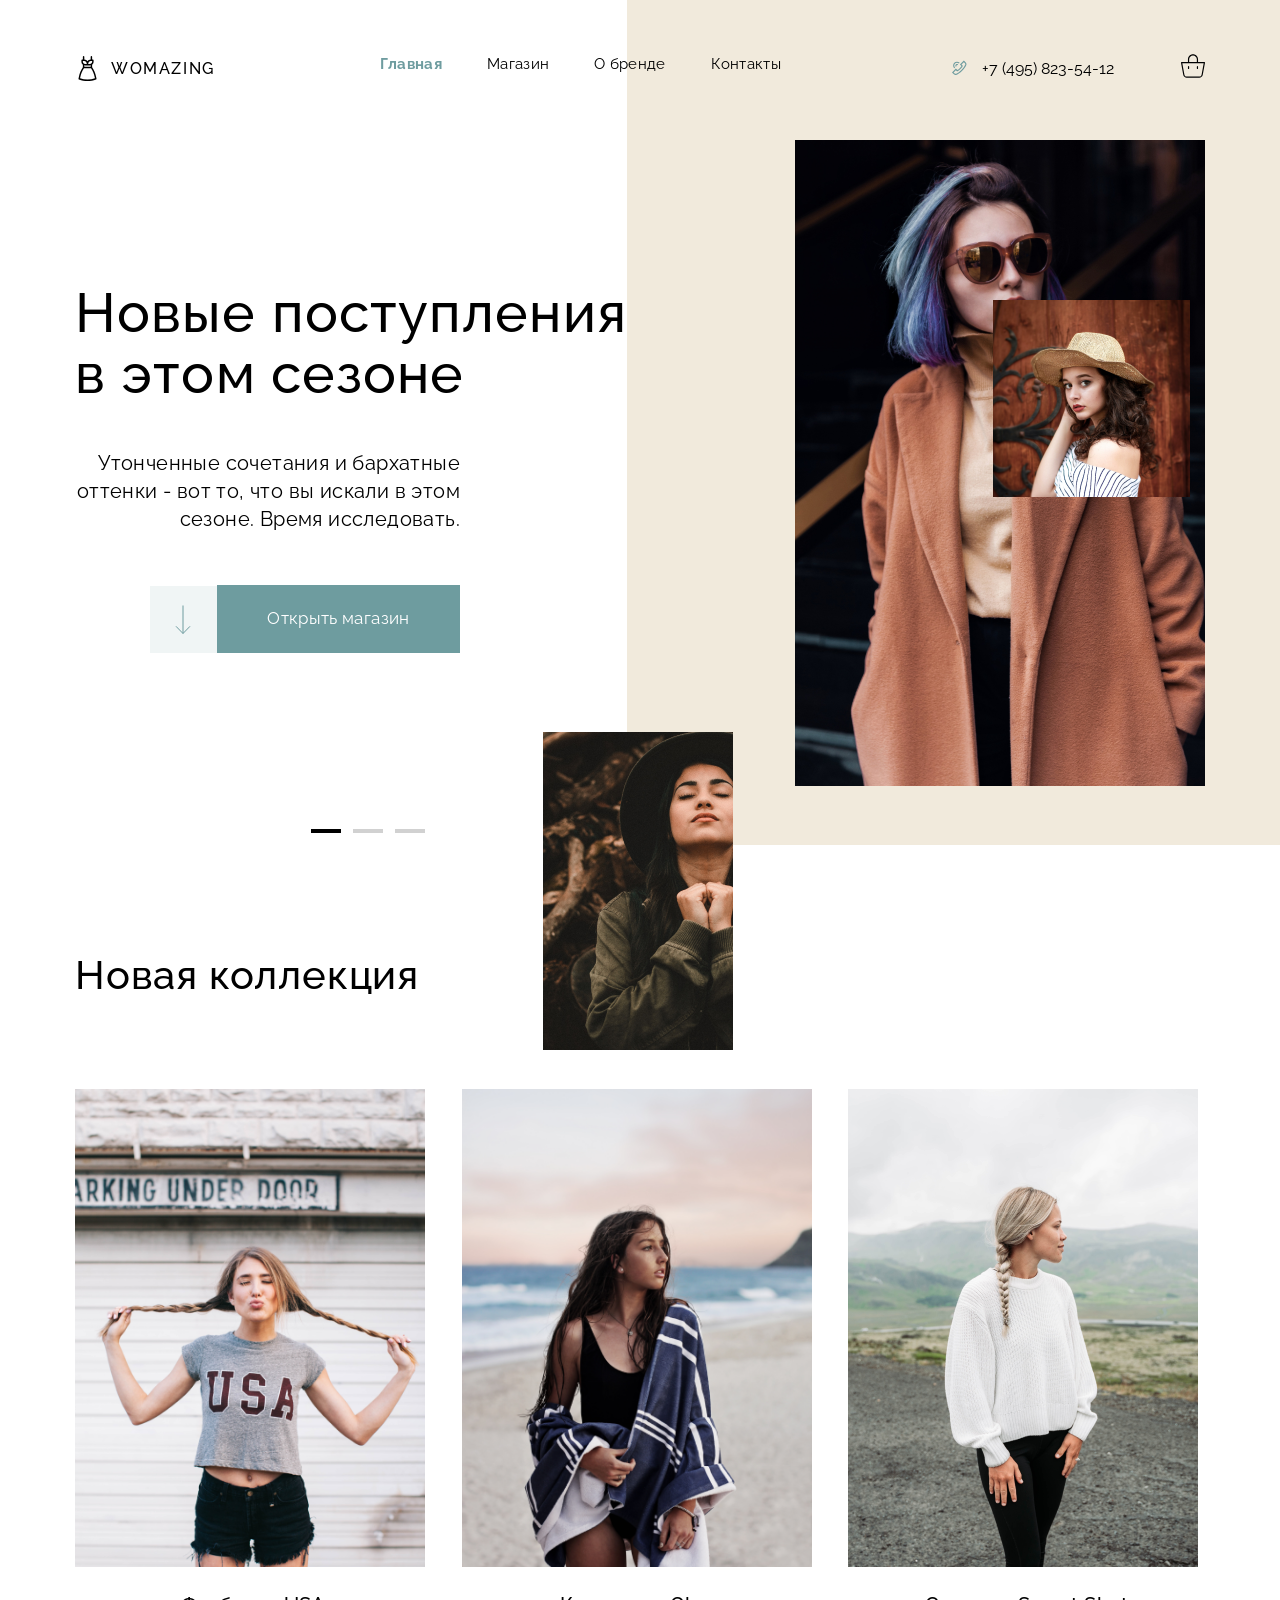
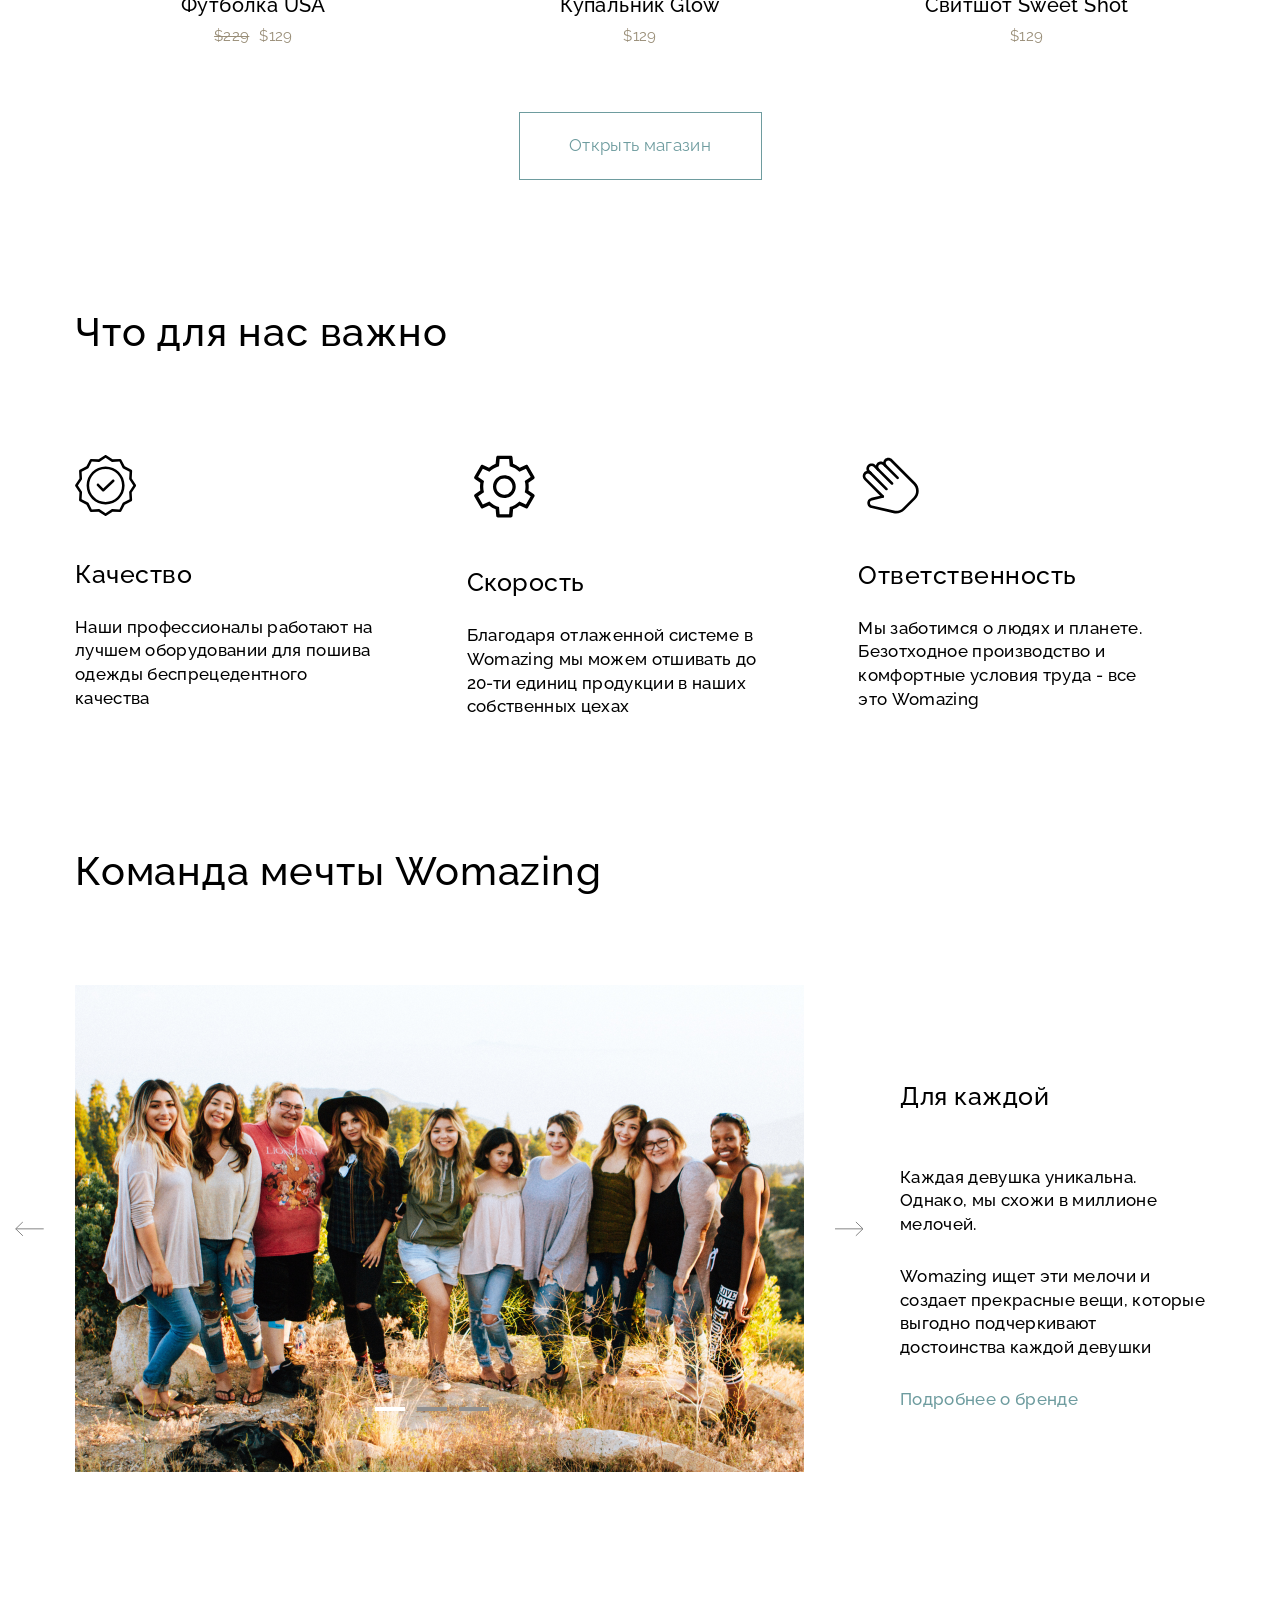
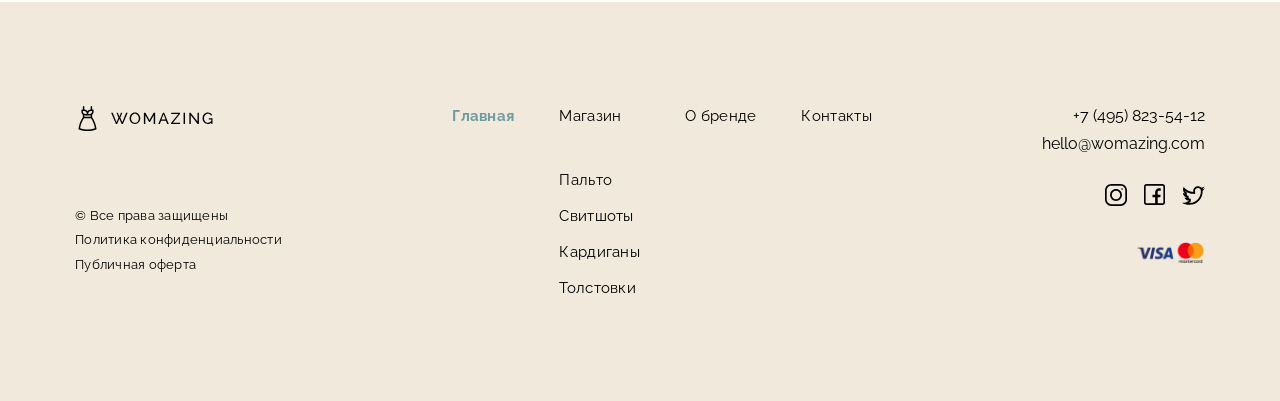
<file: Womazing/index.html>
<!DOCTYPE html>
<html lang="ru  ">
<head>
    <meta charset="UTF-8">
    <meta name="viewport" content="width=device-width, initial-scale=1.0">
    <title>Online Shop</title>
    <link rel="stylesheet" href="./assets/styles/index.css">
</head>
<body>
   <header class="header" id="header">
    <div class="bc__section_hero_r"></div>
    
    <div class="container header__container">
        <div class="header__logo flex">
            <a class="flex" href="./index.html">
                <svg width="25" height="25" viewBox="0 0 25 25" fill="none" xmlns="http://www.w3.org/2000/svg">
            <path d="M21.5169 22.6493L21.1587 20.9776C20.4207 17.5332 19.0683 14.2964 17.1387 11.3529V8.64058C18.0275 7.97178 18.6035 6.9084 18.6035 5.71289V4.24805C18.6035 3.84355 18.2756 3.51562 17.8711 3.51562H17.1387V0.732422C17.1387 0.32793 16.8107 0 16.4062 0C16.0018 0 15.6738 0.32793 15.6738 0.732422V3.52339C14.3584 3.6001 13.2059 4.29209 12.5 5.31528C11.7941 4.29209 10.6416 3.6001 9.32617 3.52339V0.732422C9.32617 0.32793 8.99824 0 8.59375 0C8.18926 0 7.86133 0.32793 7.86133 0.732422V3.51562H7.1289C6.72441 3.51562 6.39648 3.84355 6.39648 4.24805V5.71289C6.39648 6.9084 6.97246 7.97178 7.86133 8.64058V11.3529C5.93174 14.2964 4.57934 17.5332 3.84126 20.9776L3.48305 22.6493C3.40649 23.0066 3.60507 23.3658 3.94853 23.4909C6.69741 24.4923 9.57451 25 12.5 25C15.4255 25 18.3026 24.4923 21.0515 23.4909C21.3949 23.3658 21.5935 23.0067 21.5169 22.6493ZM15.918 4.98047H17.1387V5.71289C17.1387 6.92446 16.153 7.91016 14.9414 7.91016H13.2324V7.66602C13.2324 6.1852 14.4372 4.98047 15.918 4.98047ZM7.86133 4.98047H9.08203C10.5628 4.98047 11.7676 6.1852 11.7676 7.66602V7.91016H10.0586C8.84702 7.91016 7.86133 6.92446 7.86133 5.71289V4.98047ZM10.0586 9.375H14.9414C15.1922 9.375 15.4371 9.34956 15.6738 9.30132V10.8398H9.32617V9.30132C9.56289 9.34956 9.80781 9.375 10.0586 9.375ZM12.5 23.5352C9.95849 23.5352 7.45561 23.128 5.05073 22.3244L5.27353 21.2846C5.96118 18.0757 7.21054 15.0566 8.98901 12.3047L16.0109 12.3047C17.7894 15.0566 19.0388 18.0757 19.7264 21.2845L19.9492 22.3244C17.5444 23.128 15.0415 23.5352 12.5 23.5352Z" fill="black"/>
            </svg>
            <h3 class="header__title_logo">Womazing</h3>
            </a>
            
        </div>
        <nav class="header__nav">
            <ul class="header__menu flex">
                <li class="header__list weight"><a href="./index.html">Главная</a></li>
                <li class="header__list"><a href="oneitems.html">Магазин</a></li>
                <li class="header__list"><a href="aboutbrand.html">О бренде</a></li>
                <li class="header__list"><a href="contact.html">Контакты</a></li>
            </ul>
            <div class="header__mobile-menu">
                <a href="./cart.html">
                    <svg width="24" height="24" viewBox="0 0 24 24" fill="none" xmlns="http://www.w3.org/2000/svg">
                    <g clip-path="url(#clip0_64304_433)">
                    <path d="M23.8454 8.2243C23.7281 8.10906 23.5642 8.05442 23.4012 8.07624H17.0343V5.26295C17.0343 2.4826 14.7804 0.228699 12.0001 0.228699C9.21971 0.228699 6.96582 2.4826 6.96582 5.26295V8.07624H0.598861C0.421164 8.07624 0.243523 8.07624 0.154646 8.2243C0.0352739 8.33902 -0.0201042 8.5051 0.00659291 8.66851L2.22761 20.81C2.53789 22.5037 4.00034 23.7431 5.72199 23.7713H18.278C20.0046 23.7289 21.464 22.4797 21.7724 20.7804L23.9934 8.66851C24.0201 8.5051 23.9648 8.33902 23.8454 8.2243ZM8.1503 5.26295C8.1503 3.13682 9.87388 1.41324 12 1.41324C14.1261 1.41324 15.8497 3.13682 15.8497 5.26295V8.07624H8.1503V5.26295ZM20.5879 20.6323C20.3884 21.7547 19.4179 22.5759 18.278 22.5868H5.72199C4.58212 22.5759 3.61161 21.7547 3.41215 20.6323L1.30959 9.26078H22.6904L20.5879 20.6323Z" fill="black"/>
                    <path d="M16.4421 15.0354C16.7692 15.0354 17.0343 14.7702 17.0343 14.4431V12.6663C17.0343 12.3392 16.7692 12.074 16.4421 12.074C16.1149 12.074 15.8498 12.3392 15.8498 12.6663V14.4431C15.8497 14.7702 16.1149 15.0354 16.4421 15.0354Z" fill="black"/>
                    <path d="M7.55803 15.0354C7.88514 15.0354 8.1503 14.7702 8.1503 14.4431V12.6663C8.1503 12.3392 7.88514 12.074 7.55803 12.074C7.23092 12.074 6.96576 12.3392 6.96576 12.6663V14.4431C6.96576 14.7702 7.23092 15.0354 7.55803 15.0354Z" fill="black"/>
                    </g>
                    <defs>
                    <clipPath id="clip0_64304_433">
                    <rect width="24" height="24" fill="white"/>
                    </clipPath>
                    </defs>
                    </svg>
                </a>
                <input type="checkbox" id="burger" hidden>
                <label class="burger__btn" for="burger">
                    <span class="burger__line"></span>
                </label>
                <nav class="burger__menu">
                    <ul class="burger__list">
                        <li class="burger__item"><a href="./index.html">Главная</a></li>
                        <li class="burger__item"><a href="#">Магазин</a></li>
                        <li class="burger__item"><a href="#">О бренде</a></li>
                        <li class="burger__item"><a href="#">Контакты</a></li>
                    </ul>
                </nav>
                <label for="burger" class="overlay"></label>
            </div>
        </nav>
        <div class="header__shop_info flex">
            <div class="header__contact flex">
                
            <a href="tel:+74958235412" class="header__phone flex">
            <svg width="27" height="27" viewBox="0 0 27 27" fill="none" xmlns="http://www.w3.org/2000/svg">
            <g clip-path="url(#clip0_64250_339)">
            <path d="M8.25235 7.81643C6.75052 9.31823 6.75052 11.7618 8.25232 13.2636L9.05001 12.4659C7.9881 11.404 7.98807 9.67613 9.05004 8.61417C10.112 7.55224 11.8399 7.55224 12.9018 8.61414L13.6995 7.81646C12.1977 6.31463 9.75412 6.31466 8.25235 7.81643Z" />
            <path d="M9.84133 9.39119C9.20916 10.0234 9.20913 11.052 9.8413 11.6842L10.639 10.8865C10.5458 10.7934 10.4945 10.6695 10.4945 10.5377C10.4945 10.406 10.5459 10.2821 10.639 10.1889C10.7322 10.0958 10.8561 10.0444 10.9878 10.0444C11.1196 10.0444 11.2435 10.0958 11.3366 10.1889L12.1343 9.39122C11.5022 8.75902 10.4735 8.75902 9.84133 9.39119Z" />
            <path d="M19.7482 7.43513L17.855 5.54848L13.9233 9.47367L15.4475 11.0478C15.1921 11.5013 14.6378 12.3699 13.6933 13.3145C12.7486 14.2592 11.8736 14.8197 11.4158 15.0792L9.87255 13.5556L6.0022 17.4029L7.88504 19.2983C8.60479 20.0181 9.69992 20.2046 10.6101 19.7625C11.9991 19.0879 14.0954 17.8431 16.1942 15.7443C18.2931 13.6455 19.5378 11.5492 20.2124 10.1602C20.3723 9.83109 20.4499 9.47787 20.4499 9.12692C20.4499 8.5072 20.2077 7.89464 19.7482 7.43513ZM19.1977 9.66732C18.5609 10.9785 17.3845 12.9587 15.3965 14.9466C13.4086 16.9345 11.4284 18.1109 10.1173 18.7477C9.63929 18.9799 9.06281 18.8806 8.68414 18.5019L7.59739 17.4079L9.87537 15.1436L11.1901 16.4415L11.5418 16.2849C11.599 16.2595 12.9594 15.6438 14.4911 14.1121C16.0238 12.5795 16.6266 11.2305 16.6515 11.1739L16.804 10.8268L15.5067 9.48705L17.8558 7.14178L18.9511 8.23327C19.3306 8.6133 19.4298 9.18952 19.1977 9.66732Z" />
            </g>
            <defs>
            <clipPath id="clip0_64250_339">
            <rect width="17" height="17" fill="white" transform="translate(6 3)"/>
            </clipPath>
            </defs>
            </svg>
               <span class="header__number"> +7 (495) 823-54-12</span>
            </a>
            </div>
            <a href="./cart.html">
                <svg width="24" height="24" viewBox="0 0 24 24" fill="none" xmlns="http://www.w3.org/2000/svg">
                <g clip-path="url(#clip0_64246_433)">
                <path d="M23.8454 8.2243C23.7281 8.10906 23.5642 8.05442 23.4012 8.07624H17.0343V5.26295C17.0343 2.4826 14.7804 0.228699 12.0001 0.228699C9.21971 0.228699 6.96582 2.4826 6.96582 5.26295V8.07624H0.598861C0.421164 8.07624 0.243523 8.07624 0.154646 8.2243C0.0352739 8.33902 -0.0201042 8.5051 0.00659291 8.66851L2.22761 20.81C2.53789 22.5037 4.00034 23.7431 5.72199 23.7713H18.278C20.0046 23.7289 21.464 22.4797 21.7724 20.7804L23.9934 8.66851C24.0201 8.5051 23.9648 8.33902 23.8454 8.2243ZM8.1503 5.26295C8.1503 3.13682 9.87388 1.41324 12 1.41324C14.1261 1.41324 15.8497 3.13682 15.8497 5.26295V8.07624H8.1503V5.26295ZM20.5879 20.6323C20.3884 21.7547 19.4179 22.5759 18.278 22.5868H5.72199C4.58212 22.5759 3.61161 21.7547 3.41215 20.6323L1.30959 9.26078H22.6904L20.5879 20.6323Z" fill="black"/>
                <path d="M16.4421 15.0354C16.7692 15.0354 17.0343 14.7702 17.0343 14.4431V12.6663C17.0343 12.3392 16.7692 12.074 16.4421 12.074C16.1149 12.074 15.8498 12.3392 15.8498 12.6663V14.4431C15.8497 14.7702 16.1149 15.0354 16.4421 15.0354Z" fill="black"/>
                <path d="M7.55803 15.0354C7.88514 15.0354 8.1503 14.7702 8.1503 14.4431V12.6663C8.1503 12.3392 7.88514 12.074 7.55803 12.074C7.23092 12.074 6.96576 12.3392 6.96576 12.6663V14.4431C6.96576 14.7702 7.23092 15.0354 7.55803 15.0354Z" fill="black"/>
                </g>
                <defs>
                <clipPath id="clip0_64246_433">
                <rect width="24" height="24" fill="white"/>
                </clipPath>
                </defs>
                </svg>
            </a>

        </div>
    </div>
   </header>
   <section class="hero" id="hero">
    <input type="radio" name="hero__slider" id="s1" checked hidden>
    <input type="radio" name="hero__slider" id="s2" hidden>
    <input type="radio" name="hero__slider" id="s3" hidden>
    <div class="container hero__container flex"> 
        <div class="hero__content">
            <div class="hero__slide text-1">
                 <h1 class="hero__title">Новые поступления
в этом сезоне</h1>
            
            <div class="hero__box">
                <p class="hero__desc">Утонченные сочетания и бархатные оттенки - вот то, что вы искали в этом сезоне. Время исследовать.</p>
                <div id="hero__btn" class="hero__btn__shop_ikon">
                    <svg width="67" height="67" viewBox="0 0 67 67" fill="none" xmlns="http://www.w3.org/2000/svg">
                    <rect width="67" height="67" fill="#6E9C9F" fill-opacity="0.1"/>
                    <path d="M33 19.5V47.5M33 47.5L26 40.3108M33 47.5L40 40.3108" stroke="#6E9C9F"/>
                    </svg>
                    <button class="hero__button">Открыть магазин</button>
                </div>
            </div>
            </div>
            <div class="hero__slide text-2">
                <h1 class="hero__title">Что-то новенькое. Мы заждались тебя.</h1>
                <div class="hero__box">
                    <p class="hero__desc">Надоело искать себя в сером городе? Настало время новых идей, свежих красок и вдохновения с Womazing!</p>
                <div id="hero__btn" class="hero__btn__shop_ikon">
                    <svg width="67" height="67" viewBox="0 0 67 67" fill="none" xmlns="http://www.w3.org/2000/svg">
                    <rect width="67" height="67" fill="#6E9C9F" fill-opacity="0.1"/>
                    <path d="M33 19.5V47.5M33 47.5L26 40.3108M33 47.5L40 40.3108" stroke="#6E9C9F"/>
                    </svg>
                    <button form="hero__btn" class="hero__button">Открыть магазин</button>
                </div>
                </div>
            </div>
            <div class="hero__slide text-3">
                <h1 class="hero__title">Включай новый сезон с WOMAZING</h1>
                <div class="hero__box">
                    <p class="hero__desc">Мы обновили ассортимент - легендарные коллекции и новинки от отечественных дизайнеров</p>
                <div id="hero__btn" class="hero__btn__shop_ikon">
                    <svg width="67" height="67" viewBox="0 0 67 67" fill="none" xmlns="http://www.w3.org/2000/svg">
                    <rect width="67" height="67" fill="#6E9C9F" fill-opacity="0.1"/>
                    <path d="M33 19.5V47.5M33 47.5L26 40.3108M33 47.5L40 40.3108" stroke="#6E9C9F"/>
                    </svg>
                    <button form="hero__btn" class="hero__button">Открыть магазин</button>
                </div>
                </div>
            </div>
            <div class="hero__btn__shop"> 
                <div class="slider__bullets">
                    <label for="s1"></label>
                    <label for="s2"></label>
                    <label for="s3"></label>
                </div>
            </div>
        </div>
        <div class="hero__images">
             <div class="hero__img">
                <img class="hero__img-1" src="./assets/images/hero-img-fon.webp" alt="img-fon">
             </div>
             <div class="hero__img">
                <img class="hero__img-2" src="./assets/images/hero-img-position-1.webp" alt="img-fon">
             </div>
             <div class="hero__img">
                <img class="hero__img-3" src="./assets/images/hero-img-position-2.webp" alt="img-fon">
             </div>
        </div>
    </div>
   </section>
   <section class="collection" id="collection">
    <div class="container">
        <h2 class="title">Новая коллекция</h2>
        <div class="collection__grid">
            <div class="collection__card">
                <div class="collection__card_img">
                <a class="collection__card__hover" href="#">
                    <img src="./assets/images/collection-card-img.webp" alt="Картинки с магазина">
                </a>
            </div>
            <h3 class="collection__card__title">Футболка USA</h3>
            <p class="collection__card__price__wrapper">
                <span class="old__price">$229</span>
                <span class="new__price">$129</span>
            </p>
            </div>
            <div class="collection__card">
                <div class="collection__card_img">
                    <a href="#" class="collection__card__hover">
                                        <img src="./assets/images/collection-card-img-1.webp" alt="Картинки с магазина">
                    </a>
            </div>
            <h3 class="collection__card__title">Купальник Glow</h3>
            <p class="collection__card__price">$129</p>
            </div>
            <div class="collection__card">
                <div class="collection__card_img">
                    <a href="#" class="collection__card__hover">
                        <img src="./assets/images/collection-card-img-2.webp" alt="Картинки с магазина">
                    </a>
            </div>
            <h3 class="collection__card__title">Свитшот Sweet Shot</h3>
            <p class="collection__card__price">$129</p>
            </div>
        </div>
            <a class="collection__btn" href="#">Открыть магазин</a>
   </section>
   <section class="features" id="features">
    <div class="container">
        <h2 class="title">Что для нас важно</h2>
        <div class="features__grid">
            <div class="features__card">
                <div class="features__card__ikon__wrapper">
                    <svg width="61" height="61" viewBox="0 0 61 61" fill="none" xmlns="http://www.w3.org/2000/svg">
                    <g clip-path="url(#clip0_64263_308)">
                    <path d="M37.3994 24.8337L28.2341 33.4905L23.8355 28.9652C23.3478 28.4632 22.5449 28.4518 22.0433 28.9394C21.5413 29.4276 21.5299 30.23 22.0175 30.7321L27.2931 36.1477C27.7832 36.6408 28.5753 36.6577 29.0858 36.1854L39.1667 26.677C39.4115 26.4461 39.5545 26.1273 39.564 25.7911C39.5734 25.455 39.4488 25.1287 39.2174 24.8844C38.7267 24.3744 37.9178 24.3521 37.3994 24.8337Z" fill="black"/>
                    <path d="M30.5983 11.5111C20.1236 11.5111 11.6063 20.0284 11.6063 30.5031C11.6063 40.9783 20.1236 49.4956 30.5983 49.4956C41.0736 49.4956 49.5908 40.9783 49.5908 30.5031C49.5908 20.0284 41.0736 11.5111 30.5983 11.5111ZM30.5983 46.9531C21.5219 46.9531 14.1488 39.5671 14.1488 30.5031C14.1488 21.4391 21.5219 14.0536 30.5983 14.0536C39.6837 14.0536 47.0484 21.4183 47.0484 30.5031C47.0484 39.5879 39.6837 46.9531 30.5983 46.9531Z" fill="black"/>
                    <path d="M56.7351 23.5113L57.1547 15.9728C57.184 15.4668 56.9089 14.9916 56.4555 14.7651L49.7433 11.3711L46.3492 4.65886C46.1183 4.20946 45.646 3.93585 45.1415 3.95969L37.5901 4.36688L31.2975 0.209557C30.8734 -0.0700149 30.3237 -0.0700149 29.8992 0.209557L23.6066 4.36688L16.0686 3.94727C15.5621 3.91748 15.0873 4.19258 14.8609 4.64645L11.4663 11.3586L4.75461 14.7527C4.30471 14.9831 4.03159 15.4554 4.05543 15.9604L4.47454 23.4989L0.317711 29.7915C0.0381393 30.2156 0.0381393 30.7653 0.317711 31.1898L4.46212 37.4949L4.04252 45.0334C4.01322 45.5394 4.28783 46.0146 4.7417 46.241L11.4539 49.6351L14.848 56.3473C15.0784 56.7972 15.5506 57.0703 16.0557 57.0465L23.5942 56.6269L29.8868 60.7837C30.3083 61.0722 30.8635 61.0722 31.2851 60.7837L37.5777 56.6269L45.1162 57.0465C45.6222 57.0758 46.0969 56.8007 46.3239 56.3473L49.718 49.6351L56.4302 46.241C56.8796 46.0101 57.1532 45.5384 57.1293 45.0334L56.7097 37.4949L60.8666 31.2023C61.1461 30.7782 61.1461 30.228 60.8666 29.8039L56.7351 23.5113ZM54.3704 36.4525C54.2154 36.68 54.1434 36.9536 54.1673 37.2282L54.5611 44.3595L48.2178 47.5629C47.976 47.6841 47.7798 47.8807 47.6587 48.1225L44.4548 54.4658L37.3235 54.072C37.0503 54.0621 36.7807 54.1326 36.5478 54.2751L30.5983 58.2035L24.6494 54.2751C24.4428 54.1356 24.1995 54.0601 23.9502 54.0591H23.8866L16.7548 54.4534L13.5514 48.1096C13.4303 47.8678 13.2341 47.6716 12.9918 47.5505L6.63563 44.3595L7.02991 37.2282C7.03984 36.9551 6.96883 36.6854 6.82632 36.4525L2.89841 30.5031L6.82632 24.5536C6.98174 24.3267 7.05375 24.0526 7.02991 23.7785L6.63563 16.6467L12.9794 13.4433C13.2212 13.3221 13.4174 13.126 13.5385 12.8841L16.7419 6.54038L23.8737 6.93467C24.1463 6.9441 24.416 6.87359 24.6494 6.73107L30.5983 2.80317L36.5478 6.73107C36.7752 6.8865 37.0493 6.9585 37.3235 6.93467L44.4548 6.54038L47.6587 12.8841C47.7798 13.126 47.976 13.3221 48.2178 13.4433L54.5611 16.6467L54.1673 23.7785C54.1573 24.0511 54.2284 24.3207 54.3704 24.5536L58.2988 30.5031L54.3704 36.4525Z" fill="black"/>
                    </g>
                    <defs>
                    <clipPath id="clip0_64263_308">
                    <rect width="61" height="61" fill="white"/>
                    </clipPath>
                    </defs>
                    </svg>
                </div>
                <h3 class="features__title">Качество</h3>
                <p class="features__desc">Наши профессионалы работают на лучшем оборудовании для пошива одежды беспрецедентного качества</p>
            </div>
            <div class="features__card">
                <div class="features__card__ikon__wrapper">
                    <svg width="78" height="78" viewBox="0 0 78 78" fill="none" xmlns="http://www.w3.org/2000/svg">
                    <path d="M63.6611 50.349L57.7656 46.1565C58.7557 42.5159 58.7501 38.6761 57.7493 35.0383L63.6643 30.8978L58.9421 22.7273L52.3641 25.7368C49.7053 23.0589 46.3762 21.144 42.7246 20.1923L42.0973 13H32.6528L32.0256 20.1923C28.3747 21.1453 25.0467 23.0613 22.3893 25.74L15.8081 22.7305L11.0891 30.901L17.0041 35.0415C16.0028 38.678 15.9961 42.5166 16.9846 46.1565L11.0891 50.349L15.8081 58.4805L22.3893 55.4678C25.0471 58.1453 28.375 60.0602 32.0256 61.0123L32.6528 68.2045H42.0973L42.7246 61.0123C46.3751 60.06 49.703 58.1452 52.3608 55.4678L58.9421 58.4805L63.6643 50.3523L63.6611 50.349ZM43.8913 9.70129C44.3097 9.70085 44.712 9.86176 45.0147 10.1505C45.3174 10.4393 45.4971 10.8337 45.5163 11.2515L46.0948 17.8653C48.4973 18.7808 50.7386 20.0732 52.7346 21.6938L58.7471 18.889C59.1184 18.698 59.5491 18.6572 59.9497 18.7752C60.3503 18.8932 60.6901 19.1609 60.8986 19.5228L67.4148 30.8003C67.6242 31.1618 67.6863 31.59 67.5883 31.9961C67.4902 32.4022 67.2396 32.7549 66.8883 32.981L61.4478 36.79C61.8638 39.3835 61.8508 41.9673 61.4511 44.4568L66.8883 48.2593C67.2404 48.4855 67.4917 48.8388 67.5898 49.2457C67.6878 49.6525 67.6252 50.0815 67.4148 50.4433L60.8986 61.6785C60.6901 62.0404 60.3503 62.3081 59.9497 62.4261C59.5491 62.5441 59.1184 62.5034 58.7471 62.3123L52.7346 59.5075C50.7781 61.1 48.5486 62.4 46.0948 63.3393L45.5163 69.953C45.4963 70.3704 45.3162 70.7639 45.0136 71.052C44.711 71.3401 44.3091 71.5005 43.8913 71.5H30.8588C30.441 71.5005 30.0391 71.3401 29.7365 71.052C29.4339 70.7639 29.2539 70.3704 29.2338 69.953L28.6553 63.3393C26.2527 62.4226 24.0114 61.1291 22.0156 59.5075L16.0031 62.3123C15.6318 62.5046 15.2006 62.5464 14.7993 62.429C14.398 62.3116 14.0574 62.0439 13.8483 61.6818L7.33532 50.44C7.12595 50.0786 7.06383 49.6503 7.16187 49.2442C7.25991 48.8382 7.51058 48.4854 7.86182 48.2593L13.2991 44.4535C12.8919 41.9142 12.8919 39.3262 13.2991 36.7868L7.86507 32.981C7.51469 32.755 7.26462 32.4028 7.16662 31.9975C7.06862 31.5922 7.13018 31.1647 7.33857 30.8035L13.8451 19.5228C14.0536 19.1601 14.394 18.8918 14.7953 18.7737C15.1967 18.6557 15.6281 18.697 15.9998 18.889L22.0123 21.6938C24.0083 20.0732 26.2496 18.7808 28.6521 17.8653L29.2306 11.2515C29.2498 10.8337 29.4295 10.4393 29.7322 10.1505C30.0349 9.86176 30.4372 9.70085 30.8556 9.70129H43.8881H43.8913ZM37.3751 29.25C40.3919 29.25 43.2852 30.4485 45.4184 32.5817C47.5516 34.7149 48.7501 37.6082 48.7501 40.625C48.7501 43.6419 47.5516 46.5352 45.4184 48.6684C43.2852 50.8016 40.3919 52 37.3751 52C34.3582 52 31.465 50.8016 29.3317 48.6684C27.1985 46.5352 26.0001 43.6419 26.0001 40.625C26.0001 37.6082 27.1985 34.7149 29.3317 32.5817C31.465 30.4485 34.3582 29.25 37.3751 29.25ZM37.3751 32.5C35.2202 32.5 33.1536 33.3561 31.6298 34.8798C30.1061 36.4035 29.2501 38.4702 29.2501 40.625C29.2501 42.7799 30.1061 44.8466 31.6298 46.3703C33.1536 47.894 35.2202 48.75 37.3751 48.75C39.53 48.75 41.5966 47.894 43.1203 46.3703C44.644 44.8466 45.5001 42.7799 45.5001 40.625C45.5001 38.4702 44.644 36.4035 43.1203 34.8798C41.5966 33.3561 39.53 32.5 37.3751 32.5Z" fill="black"/>
                    </svg>

                </div>
                <h3 class="features__title">Скорость</h3>
                <p class="features__desc">Благодаря отлаженной системе в Womazing мы можем отшивать до 20-ти единиц продукции в наших собственных цехах</p>
            </div>
            <div class="features__card">
                <div class="features__card__ikon__wrapper">
                    <svg width="63" height="63" viewBox="0 0 63 63" fill="none" xmlns="http://www.w3.org/2000/svg">
                    <path d="M24.7774 43.7903C24.4414 43.7903 24.1054 43.6617 23.8481 43.407L6.21598 25.7723C4.16848 23.7248 4.16848 20.3937 6.21598 18.3462C8.26873 16.2987 11.5972 16.3039 13.6395 18.3462L29.4184 34.125C29.9302 34.6369 29.9302 35.469 29.4184 35.9809C28.9065 36.4928 28.0744 36.4928 27.5625 35.9809L11.7836 20.202C10.7651 19.1835 9.10086 19.1809 8.07186 20.202C7.57836 20.6982 7.30273 21.357 7.30273 22.0579C7.30273 22.7614 7.57573 23.4203 8.07186 23.9164L25.7066 41.5485C26.2185 42.0604 26.2185 42.8925 25.7066 43.4044C25.4494 43.6617 25.1134 43.7903 24.7774 43.7903Z" fill="black"/>
                    <path d="M34.0594 30.7965C33.7234 30.7965 33.3874 30.6678 33.1301 30.4132L15.498 12.7785C14.4716 11.7521 12.81 11.7521 11.7836 12.7785C11.2901 13.2746 11.0145 13.9335 11.0145 14.6343C11.0145 15.3352 11.2875 15.9941 11.7836 16.4902L13.6395 18.3461C14.1514 18.858 14.1514 19.6901 13.6395 20.202C13.1276 20.7138 12.2955 20.7138 11.7836 20.202L9.92778 18.3461C8.93553 17.3538 8.38953 16.0361 8.38953 14.6343C8.38953 13.2326 8.93553 11.9148 9.92778 10.9226C11.9096 8.9407 15.3668 8.93545 17.3539 10.9226L34.986 28.5573C35.4979 29.0692 35.4979 29.9013 34.986 30.4132C34.7288 30.6705 34.3954 30.7965 34.0594 30.7965Z" fill="black"/>
                    <path d="M39.6296 25.2289C39.2936 25.2289 38.9576 25.1002 38.7004 24.8456L24.7774 10.9226C23.751 9.89624 22.092 9.89624 21.0656 10.9226C20.0419 11.9464 20.0419 13.6106 21.0656 14.6344C21.5775 15.1462 21.5775 15.9784 21.0656 16.4902C20.5537 17.0021 19.7216 17.0021 19.2097 16.4902C17.1649 14.4454 17.1649 11.1116 19.2097 9.06674C21.2546 7.02186 24.5884 7.02186 26.6332 9.06674L40.5562 22.9897C41.0681 23.5016 41.0681 24.3337 40.5562 24.8456C40.3016 25.1002 39.9656 25.2289 39.6296 25.2289Z" fill="black"/>
                    <path d="M38.1964 59.4667C37.3117 59.4667 36.4166 59.367 35.5294 59.1648L13.4269 54.0986C12.4714 53.8991 11.5815 53.4108 10.857 52.6863C9.86473 51.6941 9.3161 50.3737 9.3161 48.9746C9.3161 47.5728 9.86473 46.2551 10.857 45.2628C11.5395 44.5803 12.369 44.1105 13.2641 43.8926C13.2904 43.8821 13.3166 43.8768 13.3429 43.8689L24.4729 41.1993C25.179 41.0234 25.8877 41.4671 26.0557 42.1706C26.2237 42.8767 25.788 43.5828 25.0845 43.7534L14.0306 46.4047C13.9965 46.4152 13.9624 46.4257 13.9256 46.4336C13.4846 46.5307 13.0646 46.7696 12.7129 47.1213C12.2167 47.6175 11.9411 48.2763 11.9411 48.9772C11.9411 49.6781 12.2141 50.3369 12.7129 50.8331C13.062 51.1822 13.4951 51.429 13.9309 51.5261C13.9492 51.5287 13.965 51.5313 13.9807 51.5366L36.1174 56.6107C39.2227 57.3221 42.4174 56.4033 44.667 54.1511L55.4085 43.4069C57.1436 41.6718 58.0991 39.3644 58.0991 36.9101C58.0991 34.4557 57.1436 32.1509 55.4085 30.4132L32.2061 7.21082C31.1797 6.18445 29.5207 6.18445 28.4944 7.21082C27.4706 8.23457 27.4706 9.89882 28.4944 10.9226C29.0062 11.4344 29.0062 12.2666 28.4944 12.7784C27.9825 13.2903 27.1504 13.2903 26.6385 12.7784C24.5936 10.7336 24.5936 7.39982 26.6385 5.35495C28.6834 3.31007 32.0171 3.31007 34.062 5.35495L57.2644 28.5573C59.4982 30.7886 60.7241 33.7522 60.7241 36.9101C60.7241 40.068 59.4956 43.0316 57.2644 45.2628L46.5229 56.007C44.2706 58.2513 41.2886 59.4667 38.1964 59.4667Z" fill="black"/>
                    </svg>
                </div>
                <h3 class="features__title">Ответственность</h3>
                <p class="features__desc">Мы заботимся о людях и планете. Безотходное производство и комфортные условия труда - все это Womazing</p>
            </div>
        </div>
    </div>
   </section>
   <section class="team" id="team">
    <div class="container">
        <input type="radio" id="img1" name="team__slider" checked hidden>
        <input type="radio" id="img2" name="team__slider" hidden>
        <input type="radio" id="img3" name="team__slider" hidden>
        <h2 class="title">Команда мечты Womazing</h2>

        <div class="team__container flex ">
            <div class="team__content">
                <div class="team__slide img__slide-1">
                    <img src="./assets/images/team-img-slide-1.webp" alt="image">
                </div>
                <div class="team__slide img__slide-2">
                    <img src="./assets/images/team-img-slide-2.webp" alt="image">
                </div>
                <div class="team__slide img__slide-3">
                    <img src="./assets/images/team-img-slide-3.webp" alt="image">
                </div>
                <div class="team__arrows">
                    <div class="team__arroew_group group-1">
                        <label for="img3" class="nazad">
                            <svg width="29" height="15" viewBox="0 0 29 15" fill="none" xmlns="http://www.w3.org/2000/svg">
                            <path d="M28.7167 7.35815L0.716719 7.35815M0.716719 7.35815L7.90591 0.358153M0.716719 7.35815L7.90591 14.3582" />
                            </svg>
                        </label>
                        <label for="img2" class="next">
                            <svg width="29" height="15" viewBox="0 0 29 15" fill="none" xmlns="http://www.w3.org/2000/svg">
                            <path d="M8.34742e-08 7.35815L28 7.35815M28 7.35815L20.8108 14.3582M28 7.35815L20.8108 0.358155" />
                            </svg>
                        </label>
                    </div>
                    <div class="team__arroew_group group-2">
                        <label for="img1" class="nazad">
                            <svg width="29" height="15" viewBox="0 0 29 15" fill="none" xmlns="http://www.w3.org/2000/svg">
                            <path d="M28.7167 7.35815L0.716719 7.35815M0.716719 7.35815L7.90591 0.358153M0.716719 7.35815L7.90591 14.3582" />
                            </svg>
                        </label>
                        <label for="img3" class="next">
                             <svg width="29" height="15" viewBox="0 0 29 15" fill="none" xmlns="http://www.w3.org/2000/svg">
                            <path d="M8.34742e-08 7.35815L28 7.35815M28 7.35815L20.8108 14.3582M28 7.35815L20.8108 0.358155" />
                            </svg>
                        </label>
                    </div>
                    <div class="team__arroew_group group-3">
                        <label for="img2" class="nazad">
                            <svg width="29" height="15" viewBox="0 0 29 15" fill="none" xmlns="http://www.w3.org/2000/svg">
                            <path d="M28.7167 7.35815L0.716719 7.35815M0.716719 7.35815L7.90591 0.358153M0.716719 7.35815L7.90591 14.3582" />
                            </svg>
                        </label>
                        <label for="img1" class="next">
                            <svg width="29" height="15" viewBox="0 0 29 15" fill="none" xmlns="http://www.w3.org/2000/svg">
                            <path d="M8.34742e-08 7.35815L28 7.35815M28 7.35815L20.8108 14.3582M28 7.35815L20.8108 0.358155" />
                            </svg>
                        </label>
                    </div>
                </div>
                <div class="team__btn">
            <div class="team__bullets">
                <label for="img1"></label>
                <label for="img2"></label>
                <label for="img3"></label>
            </div>
        </div>
            </div>
            <div class="team__content_text">
                <h3 class="features__title team__title">Для каждой</h3>
                <p class="features__desc team__desc">Каждая девушка уникальна. Однако, мы схожи в миллионе мелочей.</p>
                <p class="features__desc ">Womazing ищет эти мелочи и создает прекрасные вещи, которые выгодно подчеркивают достоинства каждой девушки</p>
                <a class="team__info" href="#">Подробнее о бренде</a>
            </div>
        </div>
        
    
   </section>
   <footer class="footer" id="footer">
    <div class="container footer__container flex">
        <div class="footer__info">
            <svg width="139" height="25" viewBox="0 0 139 25" fill="none" xmlns="http://www.w3.org/2000/svg">
            <path d="M21.5169 22.6493L21.1587 20.9776C20.4207 17.5332 19.0683 14.2964 17.1387 11.3529V8.64058C18.0275 7.97178 18.6035 6.9084 18.6035 5.71289V4.24805C18.6035 3.84355 18.2756 3.51562 17.8711 3.51562H17.1387V0.732422C17.1387 0.32793 16.8107 0 16.4062 0C16.0018 0 15.6738 0.32793 15.6738 0.732422V3.52339C14.3584 3.6001 13.2059 4.29209 12.5 5.31528C11.7941 4.29209 10.6416 3.6001 9.32617 3.52339V0.732422C9.32617 0.32793 8.99824 0 8.59375 0C8.18926 0 7.86133 0.32793 7.86133 0.732422V3.51562H7.1289C6.72441 3.51562 6.39648 3.84355 6.39648 4.24805V5.71289C6.39648 6.9084 6.97246 7.97178 7.86133 8.64058V11.3529C5.93174 14.2964 4.57934 17.5332 3.84126 20.9776L3.48305 22.6493C3.40649 23.0066 3.60507 23.3658 3.94853 23.4909C6.69741 24.4923 9.57451 25 12.5 25C15.4255 25 18.3026 24.4923 21.0515 23.4909C21.3949 23.3658 21.5935 23.0067 21.5169 22.6493ZM15.918 4.98047H17.1387V5.71289C17.1387 6.92446 16.153 7.91016 14.9414 7.91016H13.2324V7.66602C13.2324 6.1852 14.4372 4.98047 15.918 4.98047ZM7.86133 4.98047H9.08203C10.5628 4.98047 11.7676 6.1852 11.7676 7.66602V7.91016H10.0586C8.84702 7.91016 7.86133 6.92446 7.86133 5.71289V4.98047ZM10.0586 9.375H14.9414C15.1922 9.375 15.4371 9.34956 15.6738 9.30132V10.8398H9.32617V9.30132C9.56289 9.34956 9.80781 9.375 10.0586 9.375ZM12.5 23.5352C9.95849 23.5352 7.45561 23.128 5.05073 22.3244L5.27353 21.2846C5.96118 18.0757 7.21054 15.0566 8.98901 12.3047L16.0109 12.3047C17.7894 15.0566 19.0388 18.0757 19.7264 21.2845L19.9492 22.3244C17.5444 23.128 15.0415 23.5352 12.5 23.5352Z" fill="black"/>
            <path d="M41.52 6.704H42.88L44.384 10.656L45.904 6.704H47.264L45.296 11.648L47.248 16.336L51.088 6.64H52.656L47.904 18H46.656L44.4 12.64L42.128 18H40.88L36.144 6.64H37.696L41.552 16.336L43.488 11.648L41.52 6.704ZM59.9274 18.08C59.1274 18.08 58.402 17.92 57.7514 17.6C57.1007 17.28 56.5354 16.848 56.0554 16.304C55.586 15.7493 55.2234 15.1307 54.9674 14.448C54.7114 13.7547 54.5834 13.0453 54.5834 12.32C54.5834 11.5627 54.7167 10.8427 54.9834 10.16C55.2607 9.46667 55.6394 8.85333 56.1194 8.32C56.61 7.776 57.1807 7.34933 57.8314 7.04C58.482 6.72 59.1914 6.56 59.9594 6.56C60.7594 6.56 61.4847 6.72533 62.1354 7.056C62.786 7.38667 63.346 7.82933 63.8154 8.384C64.2847 8.93867 64.6474 9.55733 64.9034 10.24C65.1594 10.9227 65.2874 11.6213 65.2874 12.336C65.2874 13.0933 65.154 13.8187 64.8874 14.512C64.6207 15.1947 64.242 15.808 63.7514 16.352C63.2714 16.8853 62.706 17.3067 62.0554 17.616C61.4047 17.9253 60.6954 18.08 59.9274 18.08ZM56.0394 12.32C56.0394 12.896 56.13 13.456 56.3114 14C56.5034 14.5333 56.77 15.008 57.1114 15.424C57.4527 15.84 57.8634 16.1707 58.3434 16.416C58.8234 16.6613 59.3567 16.784 59.9434 16.784C60.5514 16.784 61.0954 16.656 61.5754 16.4C62.0554 16.144 62.4607 15.8027 62.7914 15.376C63.1327 14.9493 63.3887 14.4693 63.5594 13.936C63.7407 13.4027 63.8314 12.864 63.8314 12.32C63.8314 11.744 63.7354 11.1893 63.5434 10.656C63.362 10.1227 63.0954 9.648 62.7434 9.232C62.402 8.80533 61.9914 8.47467 61.5114 8.24C61.042 7.99467 60.5194 7.872 59.9434 7.872C59.3354 7.872 58.7914 8 58.3114 8.256C57.8314 8.50133 57.4207 8.83733 57.0794 9.264C56.7487 9.69067 56.4927 10.1707 56.3114 10.704C56.13 11.2267 56.0394 11.7653 56.0394 12.32ZM78.7121 18V9.328L74.9681 16H74.0881L70.3281 9.328V18H68.8881V6.64H70.4081L74.5201 14.016L78.6481 6.64H80.1521V18H78.7121ZM87.9285 6.64H89.1445L93.7845 18H92.2485L90.9045 14.672H86.1365L84.8085 18H83.2725L87.9285 6.64ZM90.5845 13.552L88.5365 8.304L86.4245 13.552H90.5845ZM96.0526 16.88L103.381 7.92H96.1966V6.64H105.061V7.76L97.8606 16.72H105.061V18H96.0526V16.88ZM108.594 18V6.64H110.034V18H108.594ZM115.791 9.296V18H114.351V6.64H115.567L122.511 15.52V6.656H123.951V18H122.639L115.791 9.296ZM132.823 18.08C132.076 18.08 131.378 17.92 130.727 17.6C130.087 17.2693 129.527 16.832 129.047 16.288C128.567 15.7333 128.194 15.1147 127.927 14.432C127.66 13.7387 127.527 13.024 127.527 12.288C127.527 11.52 127.66 10.7947 127.927 10.112C128.194 9.41867 128.562 8.80533 129.031 8.272C129.511 7.73867 130.071 7.32267 130.711 7.024C131.362 6.71467 132.066 6.56 132.823 6.56C133.922 6.56 134.828 6.78933 135.543 7.248C136.258 7.70667 136.796 8.304 137.159 9.04L136.055 9.808C135.724 9.14667 135.271 8.656 134.695 8.336C134.119 8.016 133.484 7.856 132.791 7.856C132.215 7.856 131.692 7.97867 131.223 8.224C130.754 8.46933 130.348 8.80533 130.007 9.232C129.676 9.648 129.42 10.1227 129.239 10.656C129.068 11.1893 128.983 11.744 128.983 12.32C128.983 13.1307 129.154 13.8773 129.495 14.56C129.847 15.232 130.322 15.7707 130.919 16.176C131.516 16.5813 132.188 16.784 132.935 16.784C133.543 16.784 134.124 16.64 134.679 16.352C135.244 16.0533 135.778 15.6 136.279 14.992V13.424H133.831V12.336H137.495V18H136.279V16.464C135.298 17.5413 134.146 18.08 132.823 18.08Z" fill="black"/>
            </svg>
            <div class="footer__content">
                <p class="footer__desc">© Все права защищены </p>
                <p class="footer__desc">Политика конфиденциальности </p>
                <p class="footer__desc">Публичная оферта </p>
            </div>
        </div>
        <nav class="footer__nav flex">
            <ul class="footer__menu ">
                <li class="footer__list zg"><a href="./index.html">Главная</a></li>
            </ul>
            <ul class="footer__menu ">
                <li class="footer__list "><a href="#">Магазин</a></li>
                <div class="footer__box">
                    <li class="footer__list list"><a href="#">Пальто</a></li>
                    <li class="footer__list"><a href="#">Свитшоты</a></li>
                    <li class="footer__list"><a href="#">Кардиганы</a></li>
                    <li class="footer__list"><a href="#">Толстовки</a></li>
                </div>
            </ul>
            <ul class="footer__menu ">
                <li class="footer__list"><a href="#">О бренде</a></li>
            </ul>
            <ul class="footer__menu ">
                <li class="footer__list"><a href="#">Контакты</a></li>
            </ul>
        </nav>
        <div class="footer__contact flex">
            <div class="footer__contact__box flex">
                <a href="tel:+74958235412">+7 (495) 823-54-12</a>
                <a href="mailto:hello@womazing.com">hello@womazing.com</a>
            </div>
            <div class="footer__ikon flex">
                <div class="instsgram">
                    <a href="#">
                        <svg width="22" height="22" viewBox="0 0 22 22" fill="none" xmlns="http://www.w3.org/2000/svg">
                        <g clip-path="url(#clip0_4_278)">
                        <path d="M15.6094 0H6.39066C2.86683 0 0 2.86683 0 6.39066V15.6093C0 19.1332 2.86683 22 6.39066 22H15.6093C19.1332 22 22 19.1332 22 15.6094V6.39066C22 2.86683 19.1332 0 15.6094 0ZM20.2812 15.6093C20.2812 18.1854 18.1854 20.2812 15.6094 20.2812H6.39066C3.81455 20.2812 1.71875 18.1854 1.71875 15.6094V6.39066C1.71875 3.81455 3.81455 1.71875 6.39066 1.71875H15.6093C18.1854 1.71875 20.2812 3.81455 20.2812 6.39066V15.6093Z" fill="black"/>
                        <path d="M11 5.07031C7.73034 5.07031 5.07031 7.73034 5.07031 11C5.07031 14.2697 7.73034 16.9297 11 16.9297C14.2697 16.9297 16.9297 14.2697 16.9297 11C16.9297 7.73034 14.2697 5.07031 11 5.07031ZM11 15.2109C8.6781 15.2109 6.78906 13.3219 6.78906 11C6.78906 8.6781 8.6781 6.78906 11 6.78906C13.3219 6.78906 15.2109 8.6781 15.2109 11C15.2109 13.3219 13.3219 15.2109 11 15.2109Z" fill="black"/>
                        <path d="M17.0156 5.84375C17.4902 5.84375 17.875 5.45899 17.875 4.98438C17.875 4.50976 17.4902 4.125 17.0156 4.125C16.541 4.125 16.1562 4.50976 16.1562 4.98438C16.1562 5.45899 16.541 5.84375 17.0156 5.84375Z" fill="black"/>
                        </g>
                        <defs>
                        <clipPath id="clip0_4_278">
                        <rect width="22" height="22" fill="white"/>
                        </clipPath>
                        </defs>
                        </svg>
                    </a>
                </div>
                <div class="facebook">
                    <a href="#">
                        <svg width="21" height="21" viewBox="0 0 21 21" fill="none" xmlns="http://www.w3.org/2000/svg">
                        <g clip-path="url(#clip0_4_303)">
                        <path d="M18.5391 0H2.46094C1.1039 0 0 1.1039 0 2.46094V18.5391C0 19.8961 1.1039 21 2.46094 21H18.5391C19.8961 21 21 19.8961 21 18.5391V2.46094C21 1.1039 19.8961 0 18.5391 0ZM19.3594 18.5391C19.3594 18.9914 18.9914 19.3594 18.5391 19.3594H13.6992V13.3711H16.3253L16.6314 10.8281H13.6992V8.08008C13.6992 7.37865 14.2283 6.84961 14.9297 6.84961H16.7754V4.4707C16.2896 4.40213 15.3525 4.30664 14.9297 4.30664C13.973 4.30664 13.0141 4.71023 12.2989 5.41374C11.5621 6.13857 11.1562 7.08801 11.1562 8.08729V10.8281H8.49023V13.3711H11.1562V19.3594H2.46094C2.00864 19.3594 1.64062 18.9914 1.64062 18.5391V2.46094C1.64062 2.00864 2.00864 1.64062 2.46094 1.64062H18.5391C18.9914 1.64062 19.3594 2.00864 19.3594 2.46094V18.5391Z" fill="black"/>
                        </g>
                        <defs>
                        <clipPath id="clip0_4_303">
                        <rect width="21" height="21" fill="white"/>
                        </clipPath>
                        </defs>
                        </svg>
                    </a>
                </div>
                <div class="twitter">
                    <a href="#">
                        <svg width="23" height="23" viewBox="0 0 23 23" fill="none" xmlns="http://www.w3.org/2000/svg">
                        <path d="M20.2712 5.16525L20.2598 5.12109C21.2343 4.53688 22.0211 3.5738 22.3711 2.4707C21.4584 3.01367 20.3904 3.42561 19.3164 3.63867C18.4552 2.7211 17.3061 2.15625 15.9473 2.15625C13.3429 2.15625 11.1855 4.26475 11.1855 6.87305C11.1855 7.24419 11.238 7.60752 11.3203 7.95117V7.99609C7.43875 7.77436 3.92429 5.80031 1.61719 2.96484C1.21231 3.66248 0.988281 4.65939 0.988281 5.52539C0.988281 6.87305 1.78852 8.67805 3.05469 9.52344V9.61328C2.29865 9.58278 1.52429 9.06195 0.898438 8.71484C0.898438 8.73546 0.92584 8.76026 0.92584 8.78088C0.92584 11.0696 2.6034 13.0436 4.76172 13.4766C4.38559 13.5761 3.85582 13.6562 3.45898 13.6562C3.15361 13.6562 2.84877 13.5765 2.56055 13.5215C3.16102 15.3978 4.89648 16.6211 6.96289 16.6211V16.666C5.35446 17.913 3.31577 18.7773 1.12305 18.7773C0.742154 18.7773 0.269531 18.7324 0 18.6875C2.08622 20.0277 4.56631 20.8438 7.23242 20.8438C15.9102 20.8438 20.6641 13.7012 20.6641 7.45703V6.82812C21.5871 6.16144 22.3686 5.26098 23 4.3125C23 4.3125 21.3439 5.09724 20.2712 5.16525ZM18.8672 7.45703C18.8672 8.80523 18.6031 10.221 18.1035 11.5512C17.5785 12.9492 16.8227 14.2107 15.8574 15.3005C14.3434 17.0096 11.6181 19.0469 7.23242 19.0469C7.10354 19.0469 6.97488 19.0446 6.84623 19.0402C7.26966 18.7945 7.67661 18.5211 8.06384 18.2209L8.75977 17.6814V16.8008V16.6211V14.8242L8.0195 14.816C7.21005 14.807 6.55859 14.1483 6.55859 13.3388V11.8696L5.58689 11.6502C5.1569 11.5531 4.85156 11.1711 4.85156 10.7303V9.61328V9.47852L4.8291 8.5626L4.02999 8.02907C3.6849 7.73874 3.37215 7.32406 3.14934 6.87529C5.50724 8.59481 8.30758 9.62379 11.2178 9.79005L13.1172 9.89854V7.99609V7.95117V7.73892L13.0677 7.5325C13.0111 7.29626 12.9824 7.07439 12.9824 6.87305C12.9824 6.09931 13.2911 5.3687 13.8517 4.81576C14.4156 4.25949 15.1598 3.95312 15.9473 3.95312C16.7434 3.95312 17.4362 4.26106 18.0063 4.86841L18.4647 5.35684L18.5202 5.57112L18.5316 5.61528L18.8672 6.91262V7.45703Z" fill="black"/>
                        </svg>
                    </a>
                </div>
            </div>
            <a href="#" class="payment-methods">
                <svg width="68" height="22" viewBox="0 0 68 22" fill="none" xmlns="http://www.w3.org/2000/svg" xmlns:xlink="http://www.w3.org/1999/xlink">
                <rect width="68" height="22" fill="url(#pattern0_4_327)"/>
                <defs>
                <pattern id="pattern0_4_327" patternContentUnits="objectBoundingBox" width="1" height="1">
                <use xlink:href="#image0_4_327" transform="matrix(0.000869703 0 0 0.00268817 -0.00268817 0)"/>
                </pattern>
                <image id="image0_4_327" width="1156" height="372" preserveAspectRatio="none" xlink:href="[data-uri]"/>
                </defs>
                </svg>

            </a>
        </div>
    </div>
   </footer>
</body>
</html>
</file>
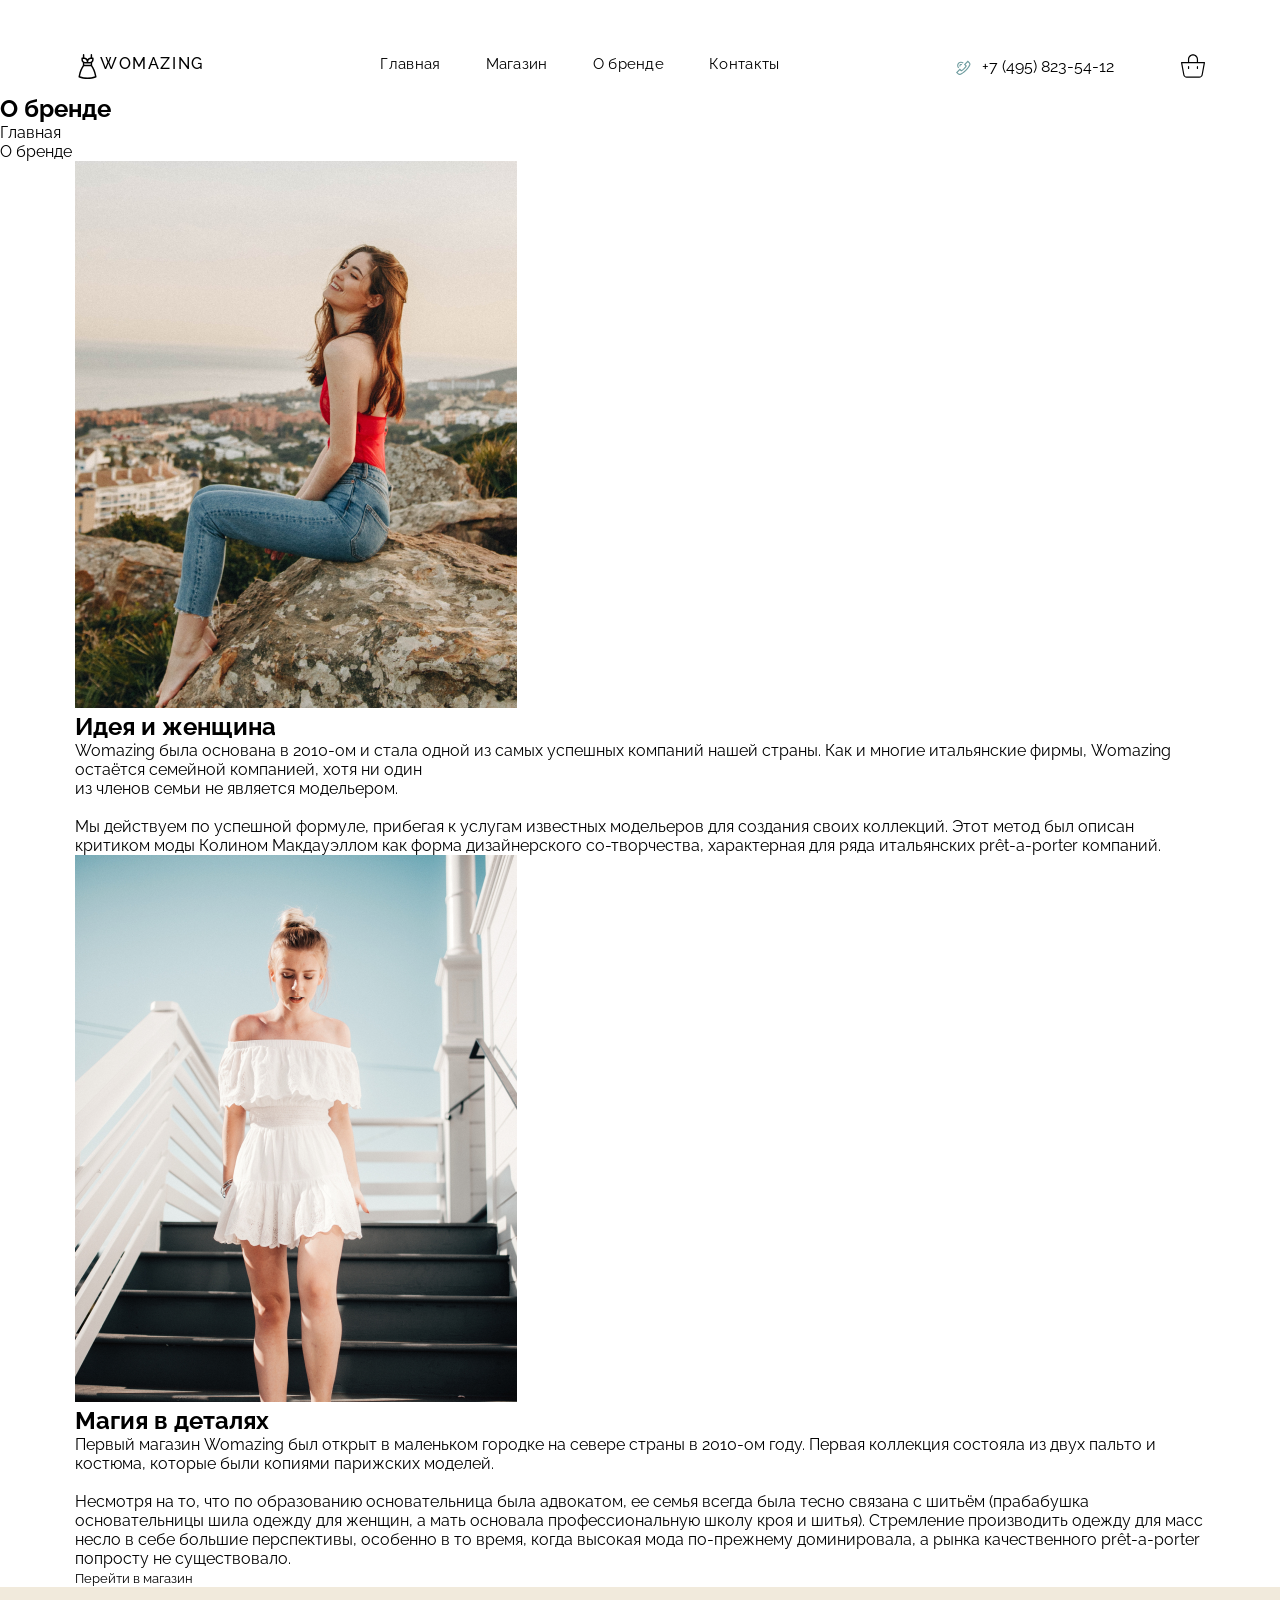
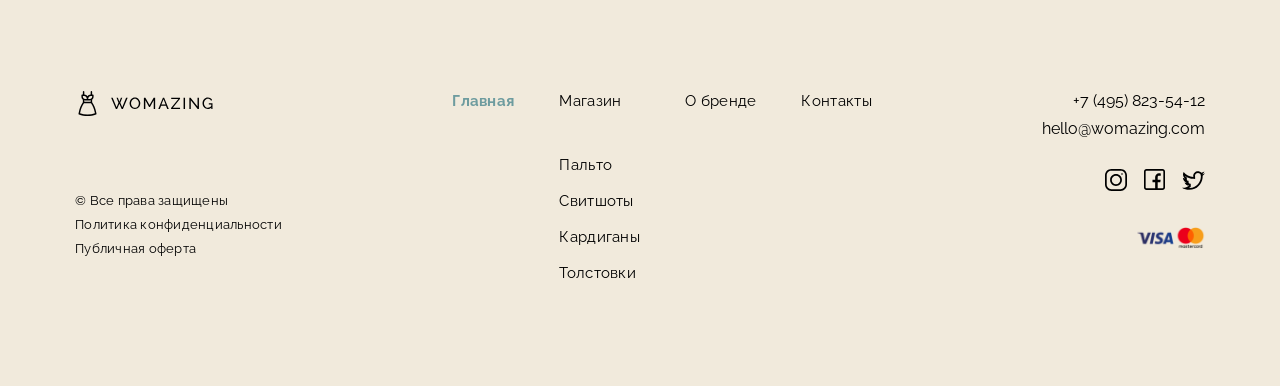
<file: aboutbrand.html>
<!DOCTYPE html>
<html lang="ru  ">
<head>
    <meta charset="UTF-8">
    <meta name="viewport" content="width=device-width, initial-scale=1.0">
    <title>WOMAZING</title>
    <link rel="stylesheet" href="./assets/styles/index.css">
</head>
<body>
   <header class="header" id="header">
    <div class="container header__container">
        <div class="header__logo flex">
            <svg width="25" height="25" viewBox="0 0 25 25" fill="none" xmlns="http://www.w3.org/2000/svg">
            <path d="M21.5169 22.6493L21.1587 20.9776C20.4207 17.5332 19.0683 14.2964 17.1387 11.3529V8.64058C18.0275 7.97178 18.6035 6.9084 18.6035 5.71289V4.24805C18.6035 3.84355 18.2756 3.51562 17.8711 3.51562H17.1387V0.732422C17.1387 0.32793 16.8107 0 16.4062 0C16.0018 0 15.6738 0.32793 15.6738 0.732422V3.52339C14.3584 3.6001 13.2059 4.29209 12.5 5.31528C11.7941 4.29209 10.6416 3.6001 9.32617 3.52339V0.732422C9.32617 0.32793 8.99824 0 8.59375 0C8.18926 0 7.86133 0.32793 7.86133 0.732422V3.51562H7.1289C6.72441 3.51562 6.39648 3.84355 6.39648 4.24805V5.71289C6.39648 6.9084 6.97246 7.97178 7.86133 8.64058V11.3529C5.93174 14.2964 4.57934 17.5332 3.84126 20.9776L3.48305 22.6493C3.40649 23.0066 3.60507 23.3658 3.94853 23.4909C6.69741 24.4923 9.57451 25 12.5 25C15.4255 25 18.3026 24.4923 21.0515 23.4909C21.3949 23.3658 21.5935 23.0067 21.5169 22.6493ZM15.918 4.98047H17.1387V5.71289C17.1387 6.92446 16.153 7.91016 14.9414 7.91016H13.2324V7.66602C13.2324 6.1852 14.4372 4.98047 15.918 4.98047ZM7.86133 4.98047H9.08203C10.5628 4.98047 11.7676 6.1852 11.7676 7.66602V7.91016H10.0586C8.84702 7.91016 7.86133 6.92446 7.86133 5.71289V4.98047ZM10.0586 9.375H14.9414C15.1922 9.375 15.4371 9.34956 15.6738 9.30132V10.8398H9.32617V9.30132C9.56289 9.34956 9.80781 9.375 10.0586 9.375ZM12.5 23.5352C9.95849 23.5352 7.45561 23.128 5.05073 22.3244L5.27353 21.2846C5.96118 18.0757 7.21054 15.0566 8.98901 12.3047L16.0109 12.3047C17.7894 15.0566 19.0388 18.0757 19.7264 21.2845L19.9492 22.3244C17.5444 23.128 15.0415 23.5352 12.5 23.5352Z" fill="black"/>
            </svg>
            <h3 class="header__title_logo">Womazing</h3>
        </div>
        <nav class="header__nav">
            <ul class="header__menu flex">
                <li class="header__list header_list2"><a href="index.html">Главная</a></li>
                <li class="header__list" ><a href="oneitem.html">Магазин</a></li>
                <li class="header__list"><a href="aboutbrand.html">О бренде</a></li>
                <li class="header__list"><a href="contact.html">Контакты</a></li>
            </ul>
        </nav>
        <div class="header__shop_info flex">
            <div class="header__contact flex">
                
            <a href="tel:+74958235412" class="header__phone flex">
            <svg width="17" height="17" viewBox="0 0 17 17" fill="none" xmlns="http://www.w3.org/2000/svg">
            <g clip-path="url(#clip0_64246_422)">
            <path d="M2.25241 4.81643C0.750584 6.31823 0.750584 8.7618 2.25238 10.2636L3.05007 9.46592C1.98816 8.40402 1.98814 6.67613 3.0501 5.61417C4.11203 4.55224 5.83992 4.55224 6.90185 5.61414L7.69953 4.81646C6.19776 3.31463 3.75418 3.31466 2.25241 4.81643Z" fill="#6E9C9F"/>
            <path d="M3.84127 6.39119C3.2091 7.02336 3.20907 8.05201 3.84124 8.68421L4.63895 7.88653C4.54578 7.79335 4.49446 7.66947 4.49446 7.53772C4.49446 7.40599 4.54581 7.2821 4.63898 7.18893C4.73215 7.09576 4.85603 7.04444 4.98776 7.04444C5.11952 7.04444 5.24343 7.09576 5.33658 7.18893L6.13426 6.39122C5.50209 5.75902 4.47344 5.75902 3.84127 6.39119Z" fill="#6E9C9F"/>
            <path d="M13.7483 4.43513L11.8551 2.54848L7.92337 6.47367L9.44758 8.04781C9.19214 8.50125 8.6379 9.3699 7.69334 10.3145C6.74865 11.2592 5.87366 11.8197 5.41587 12.0792L3.87261 10.5556L0.0022583 14.4029L1.8851 16.2983C2.60485 17.0181 3.69998 17.2046 4.6102 16.7625C5.99921 16.0879 8.09546 14.8431 10.1943 12.7443C12.2931 10.6455 13.5379 8.54924 14.2125 7.16023C14.3723 6.83109 14.45 6.47787 14.45 6.12692C14.45 5.5072 14.2078 4.89464 13.7483 4.43513ZM13.1977 6.66732C12.5609 7.97846 11.3845 9.95865 9.39661 11.9466C7.40868 13.9345 5.42849 15.1109 4.11735 15.7477C3.63935 15.9799 3.06287 15.8806 2.6842 15.5019L1.59746 14.4079L3.87543 12.1436L5.19015 13.4415L5.5419 13.2849C5.59905 13.2595 6.95947 12.6438 8.49116 11.1121C10.0239 9.57947 10.6267 8.23054 10.6515 8.17386L10.8041 7.82683L9.50677 6.48705L11.8559 4.14178L12.9512 5.23327C13.3307 5.6133 13.4298 6.18952 13.1977 6.66732Z" fill="#6E9C9F"/>
            </g>
            <defs>
            <clipPath id="clip0_64246_422">
            <rect width="17" height="17" fill="white"/>
            </clipPath>
            </defs>
            </svg>
               <span class="header__number"> +7 (495) 823-54-12</span>
            </a>
            </div>
            <svg width="24" height="24" viewBox="0 0 24 24" fill="none" xmlns="http://www.w3.org/2000/svg">
            <g clip-path="url(#clip0_64246_433)">
            <path d="M23.8454 8.2243C23.7281 8.10906 23.5642 8.05442 23.4012 8.07624H17.0343V5.26295C17.0343 2.4826 14.7804 0.228699 12.0001 0.228699C9.21971 0.228699 6.96582 2.4826 6.96582 5.26295V8.07624H0.598861C0.421164 8.07624 0.243523 8.07624 0.154646 8.2243C0.0352739 8.33902 -0.0201042 8.5051 0.00659291 8.66851L2.22761 20.81C2.53789 22.5037 4.00034 23.7431 5.72199 23.7713H18.278C20.0046 23.7289 21.464 22.4797 21.7724 20.7804L23.9934 8.66851C24.0201 8.5051 23.9648 8.33902 23.8454 8.2243ZM8.1503 5.26295C8.1503 3.13682 9.87388 1.41324 12 1.41324C14.1261 1.41324 15.8497 3.13682 15.8497 5.26295V8.07624H8.1503V5.26295ZM20.5879 20.6323C20.3884 21.7547 19.4179 22.5759 18.278 22.5868H5.72199C4.58212 22.5759 3.61161 21.7547 3.41215 20.6323L1.30959 9.26078H22.6904L20.5879 20.6323Z" fill="black"/>
            <path d="M16.4421 15.0354C16.7692 15.0354 17.0343 14.7702 17.0343 14.4431V12.6663C17.0343 12.3392 16.7692 12.074 16.4421 12.074C16.1149 12.074 15.8498 12.3392 15.8498 12.6663V14.4431C15.8497 14.7702 16.1149 15.0354 16.4421 15.0354Z" fill="black"/>
            <path d="M7.55803 15.0354C7.88514 15.0354 8.1503 14.7702 8.1503 14.4431V12.6663C8.1503 12.3392 7.88514 12.074 7.55803 12.074C7.23092 12.074 6.96576 12.3392 6.96576 12.6663V14.4431C6.96576 14.7702 7.23092 15.0354 7.55803 15.0354Z" fill="black"/>
            </g>
            <defs>
            <clipPath id="clip0_64246_433">
            <rect width="24" height="24" fill="white"/>
            </clipPath>
            </defs>
            </svg>
        </div>
    </div>
   </header>

   <section class="hero_aboutbrand">
    <div class="hero_aboutbrand_container">
        <h1 class="hero_title">О бренде</h1>
        <div class="hero_breadcrumb">
            <p class="shot_text">Главная</p>
            <p class="shot_text text_3">О бренде</p>
        </div>
    </div>
    <div class="about_body container">
        <div class="about_row">
            <div class="about_media">
                <img src="./assets/images/aboutbrandfirstimg.png"
                    alt="Основательница Womazing"
                    class="about_image"
                    loading="lazy" />
        </div>
        <div class="about_content">
            <h2 class="about_subtitle">Идея и женщина</h2>
            <p class="about_text">Womazing была основана в 2010-ом и стала одной из самых успешных компаний нашей страны. Как и многие итальянские фирмы, Womazing остаётся семейной компанией, хотя ни один<br> из членов семьи не является модельером.<br><br></p>
            <p class="about_text">Мы действуем по успешной формуле, прибегая к услугам известных модельеров для создания своих коллекций. Этот метод был описан критиком моды Колином Макдауэллом как форма дизайнерского со-творчества, характерная для ряда итальянских prêt-a-porter компаний. </p>
        </div>
        </div>
            <div class="about_row about_row--reversed">
            <div class="about_media">
                <img src="./assets/images/aboutbrandsecondpng.png"
                    alt="Магазин Womazing"
                    class="about_image"
                    loading="lazy" />
        </div>
        <div class="about_content about_content2">
            <h2 class="about_subtitle ">Магия в деталях</h2>
            <p class="about_text">Первый магазин Womazing был открыт в маленьком городке на севере страны в 2010-ом году. Первая коллекция состояла из двух пальто и костюма, которые были копиями парижских моделей.<br><br></p>
            <p class="about_text">Несмотря на то, что по образованию основательница была адвокатом, ее семья всегда была тесно связана с шитьём (прабабушка основательницы шила одежду для женщин, а мать основала профессиональную школу кроя и шитья). Стремление производить одежду для масс несло в себе большие перспективы, особенно в то время, когда высокая мода по-прежнему доминировала, а рынка качественного prêt-a-porter попросту не существовало. </p>
        </div>
        </div>
    
        <!-- CTA -->
        <div class="quantity-aboutbrand">
            <button class=" brand_basket">Перейти в магазин</button>
        </div>

    </div>
   </section>

   <section>
       <footer class="footer" id="footer">
    <div class="container footer__container flex">
        <div class="footer__info">
            <svg width="139" height="25" viewBox="0 0 139 25" fill="none" xmlns="http://www.w3.org/2000/svg">
            <path d="M21.5169 22.6493L21.1587 20.9776C20.4207 17.5332 19.0683 14.2964 17.1387 11.3529V8.64058C18.0275 7.97178 18.6035 6.9084 18.6035 5.71289V4.24805C18.6035 3.84355 18.2756 3.51562 17.8711 3.51562H17.1387V0.732422C17.1387 0.32793 16.8107 0 16.4062 0C16.0018 0 15.6738 0.32793 15.6738 0.732422V3.52339C14.3584 3.6001 13.2059 4.29209 12.5 5.31528C11.7941 4.29209 10.6416 3.6001 9.32617 3.52339V0.732422C9.32617 0.32793 8.99824 0 8.59375 0C8.18926 0 7.86133 0.32793 7.86133 0.732422V3.51562H7.1289C6.72441 3.51562 6.39648 3.84355 6.39648 4.24805V5.71289C6.39648 6.9084 6.97246 7.97178 7.86133 8.64058V11.3529C5.93174 14.2964 4.57934 17.5332 3.84126 20.9776L3.48305 22.6493C3.40649 23.0066 3.60507 23.3658 3.94853 23.4909C6.69741 24.4923 9.57451 25 12.5 25C15.4255 25 18.3026 24.4923 21.0515 23.4909C21.3949 23.3658 21.5935 23.0067 21.5169 22.6493ZM15.918 4.98047H17.1387V5.71289C17.1387 6.92446 16.153 7.91016 14.9414 7.91016H13.2324V7.66602C13.2324 6.1852 14.4372 4.98047 15.918 4.98047ZM7.86133 4.98047H9.08203C10.5628 4.98047 11.7676 6.1852 11.7676 7.66602V7.91016H10.0586C8.84702 7.91016 7.86133 6.92446 7.86133 5.71289V4.98047ZM10.0586 9.375H14.9414C15.1922 9.375 15.4371 9.34956 15.6738 9.30132V10.8398H9.32617V9.30132C9.56289 9.34956 9.80781 9.375 10.0586 9.375ZM12.5 23.5352C9.95849 23.5352 7.45561 23.128 5.05073 22.3244L5.27353 21.2846C5.96118 18.0757 7.21054 15.0566 8.98901 12.3047L16.0109 12.3047C17.7894 15.0566 19.0388 18.0757 19.7264 21.2845L19.9492 22.3244C17.5444 23.128 15.0415 23.5352 12.5 23.5352Z" fill="black"/>
            <path d="M41.52 6.704H42.88L44.384 10.656L45.904 6.704H47.264L45.296 11.648L47.248 16.336L51.088 6.64H52.656L47.904 18H46.656L44.4 12.64L42.128 18H40.88L36.144 6.64H37.696L41.552 16.336L43.488 11.648L41.52 6.704ZM59.9274 18.08C59.1274 18.08 58.402 17.92 57.7514 17.6C57.1007 17.28 56.5354 16.848 56.0554 16.304C55.586 15.7493 55.2234 15.1307 54.9674 14.448C54.7114 13.7547 54.5834 13.0453 54.5834 12.32C54.5834 11.5627 54.7167 10.8427 54.9834 10.16C55.2607 9.46667 55.6394 8.85333 56.1194 8.32C56.61 7.776 57.1807 7.34933 57.8314 7.04C58.482 6.72 59.1914 6.56 59.9594 6.56C60.7594 6.56 61.4847 6.72533 62.1354 7.056C62.786 7.38667 63.346 7.82933 63.8154 8.384C64.2847 8.93867 64.6474 9.55733 64.9034 10.24C65.1594 10.9227 65.2874 11.6213 65.2874 12.336C65.2874 13.0933 65.154 13.8187 64.8874 14.512C64.6207 15.1947 64.242 15.808 63.7514 16.352C63.2714 16.8853 62.706 17.3067 62.0554 17.616C61.4047 17.9253 60.6954 18.08 59.9274 18.08ZM56.0394 12.32C56.0394 12.896 56.13 13.456 56.3114 14C56.5034 14.5333 56.77 15.008 57.1114 15.424C57.4527 15.84 57.8634 16.1707 58.3434 16.416C58.8234 16.6613 59.3567 16.784 59.9434 16.784C60.5514 16.784 61.0954 16.656 61.5754 16.4C62.0554 16.144 62.4607 15.8027 62.7914 15.376C63.1327 14.9493 63.3887 14.4693 63.5594 13.936C63.7407 13.4027 63.8314 12.864 63.8314 12.32C63.8314 11.744 63.7354 11.1893 63.5434 10.656C63.362 10.1227 63.0954 9.648 62.7434 9.232C62.402 8.80533 61.9914 8.47467 61.5114 8.24C61.042 7.99467 60.5194 7.872 59.9434 7.872C59.3354 7.872 58.7914 8 58.3114 8.256C57.8314 8.50133 57.4207 8.83733 57.0794 9.264C56.7487 9.69067 56.4927 10.1707 56.3114 10.704C56.13 11.2267 56.0394 11.7653 56.0394 12.32ZM78.7121 18V9.328L74.9681 16H74.0881L70.3281 9.328V18H68.8881V6.64H70.4081L74.5201 14.016L78.6481 6.64H80.1521V18H78.7121ZM87.9285 6.64H89.1445L93.7845 18H92.2485L90.9045 14.672H86.1365L84.8085 18H83.2725L87.9285 6.64ZM90.5845 13.552L88.5365 8.304L86.4245 13.552H90.5845ZM96.0526 16.88L103.381 7.92H96.1966V6.64H105.061V7.76L97.8606 16.72H105.061V18H96.0526V16.88ZM108.594 18V6.64H110.034V18H108.594ZM115.791 9.296V18H114.351V6.64H115.567L122.511 15.52V6.656H123.951V18H122.639L115.791 9.296ZM132.823 18.08C132.076 18.08 131.378 17.92 130.727 17.6C130.087 17.2693 129.527 16.832 129.047 16.288C128.567 15.7333 128.194 15.1147 127.927 14.432C127.66 13.7387 127.527 13.024 127.527 12.288C127.527 11.52 127.66 10.7947 127.927 10.112C128.194 9.41867 128.562 8.80533 129.031 8.272C129.511 7.73867 130.071 7.32267 130.711 7.024C131.362 6.71467 132.066 6.56 132.823 6.56C133.922 6.56 134.828 6.78933 135.543 7.248C136.258 7.70667 136.796 8.304 137.159 9.04L136.055 9.808C135.724 9.14667 135.271 8.656 134.695 8.336C134.119 8.016 133.484 7.856 132.791 7.856C132.215 7.856 131.692 7.97867 131.223 8.224C130.754 8.46933 130.348 8.80533 130.007 9.232C129.676 9.648 129.42 10.1227 129.239 10.656C129.068 11.1893 128.983 11.744 128.983 12.32C128.983 13.1307 129.154 13.8773 129.495 14.56C129.847 15.232 130.322 15.7707 130.919 16.176C131.516 16.5813 132.188 16.784 132.935 16.784C133.543 16.784 134.124 16.64 134.679 16.352C135.244 16.0533 135.778 15.6 136.279 14.992V13.424H133.831V12.336H137.495V18H136.279V16.464C135.298 17.5413 134.146 18.08 132.823 18.08Z" fill="black"/>
            </svg>
            <div class="footer__content">
                <p class="footer__desc">© Все права защищены </p>
                <p class="footer__desc">Политика конфиденциальности </p>
                <p class="footer__desc">Публичная оферта </p>
            </div>
        </div>
        <nav class="footer__nav flex">
            <ul class="footer__menu ">
                <li class="footer__list zg"><a href="#">Главная</a></li>
            </ul>
            <ul class="footer__menu ">
                <li class="footer__list "><a href="#">Магазин</a></li>
                <div class="footer__box">
                    <li class="footer__list list"><a href="#">Пальто</a></li>
                    <li class="footer__list"><a href="#">Свитшоты</a></li>
                    <li class="footer__list"><a href="#">Кардиганы</a></li>
                    <li class="footer__list"><a href="#">Толстовки</a></li>
                </div>
            </ul>
            <ul class="footer__menu ">
                <li class="footer__list"><a href="#">О бренде</a></li>
            </ul>
            <ul class="footer__menu ">
                <li class="footer__list"><a href="#">Контакты</a></li>
            </ul>
        </nav>
        <div class="footer__contact flex">
            <div class="footer__contact__box flex">
                <a href="tel:+74958235412">+7 (495) 823-54-12</a>
                <a href="mailto:hello@womazing.com">hello@womazing.com</a>
            </div>
            <div class="footer__ikon flex">
                <div class="instsgram">
                    <a href="#">
                        <svg width="22" height="22" viewBox="0 0 22 22" fill="none" xmlns="http://www.w3.org/2000/svg">
                        <g clip-path="url(#clip0_4_278)">
                        <path d="M15.6094 0H6.39066C2.86683 0 0 2.86683 0 6.39066V15.6093C0 19.1332 2.86683 22 6.39066 22H15.6093C19.1332 22 22 19.1332 22 15.6094V6.39066C22 2.86683 19.1332 0 15.6094 0ZM20.2812 15.6093C20.2812 18.1854 18.1854 20.2812 15.6094 20.2812H6.39066C3.81455 20.2812 1.71875 18.1854 1.71875 15.6094V6.39066C1.71875 3.81455 3.81455 1.71875 6.39066 1.71875H15.6093C18.1854 1.71875 20.2812 3.81455 20.2812 6.39066V15.6093Z" fill="black"/>
                        <path d="M11 5.07031C7.73034 5.07031 5.07031 7.73034 5.07031 11C5.07031 14.2697 7.73034 16.9297 11 16.9297C14.2697 16.9297 16.9297 14.2697 16.9297 11C16.9297 7.73034 14.2697 5.07031 11 5.07031ZM11 15.2109C8.6781 15.2109 6.78906 13.3219 6.78906 11C6.78906 8.6781 8.6781 6.78906 11 6.78906C13.3219 6.78906 15.2109 8.6781 15.2109 11C15.2109 13.3219 13.3219 15.2109 11 15.2109Z" fill="black"/>
                        <path d="M17.0156 5.84375C17.4902 5.84375 17.875 5.45899 17.875 4.98438C17.875 4.50976 17.4902 4.125 17.0156 4.125C16.541 4.125 16.1562 4.50976 16.1562 4.98438C16.1562 5.45899 16.541 5.84375 17.0156 5.84375Z" fill="black"/>
                        </g>
                        <defs>
                        <clipPath id="clip0_4_278">
                        <rect width="22" height="22" fill="white"/>
                        </clipPath>
                        </defs>
                        </svg>
                    </a>
                </div>
                <div class="facebook">
                    <a href="#">
                        <svg width="21" height="21" viewBox="0 0 21 21" fill="none" xmlns="http://www.w3.org/2000/svg">
                        <g clip-path="url(#clip0_4_303)">
                        <path d="M18.5391 0H2.46094C1.1039 0 0 1.1039 0 2.46094V18.5391C0 19.8961 1.1039 21 2.46094 21H18.5391C19.8961 21 21 19.8961 21 18.5391V2.46094C21 1.1039 19.8961 0 18.5391 0ZM19.3594 18.5391C19.3594 18.9914 18.9914 19.3594 18.5391 19.3594H13.6992V13.3711H16.3253L16.6314 10.8281H13.6992V8.08008C13.6992 7.37865 14.2283 6.84961 14.9297 6.84961H16.7754V4.4707C16.2896 4.40213 15.3525 4.30664 14.9297 4.30664C13.973 4.30664 13.0141 4.71023 12.2989 5.41374C11.5621 6.13857 11.1562 7.08801 11.1562 8.08729V10.8281H8.49023V13.3711H11.1562V19.3594H2.46094C2.00864 19.3594 1.64062 18.9914 1.64062 18.5391V2.46094C1.64062 2.00864 2.00864 1.64062 2.46094 1.64062H18.5391C18.9914 1.64062 19.3594 2.00864 19.3594 2.46094V18.5391Z" fill="black"/>
                        </g>
                        <defs>
                        <clipPath id="clip0_4_303">
                        <rect width="21" height="21" fill="white"/>
                        </clipPath>
                        </defs>
                        </svg>
                    </a>
                </div>
                <div class="twitter">
                    <a href="#">
                        <svg width="23" height="23" viewBox="0 0 23 23" fill="none" xmlns="http://www.w3.org/2000/svg">
                        <path d="M20.2712 5.16525L20.2598 5.12109C21.2343 4.53688 22.0211 3.5738 22.3711 2.4707C21.4584 3.01367 20.3904 3.42561 19.3164 3.63867C18.4552 2.7211 17.3061 2.15625 15.9473 2.15625C13.3429 2.15625 11.1855 4.26475 11.1855 6.87305C11.1855 7.24419 11.238 7.60752 11.3203 7.95117V7.99609C7.43875 7.77436 3.92429 5.80031 1.61719 2.96484C1.21231 3.66248 0.988281 4.65939 0.988281 5.52539C0.988281 6.87305 1.78852 8.67805 3.05469 9.52344V9.61328C2.29865 9.58278 1.52429 9.06195 0.898438 8.71484C0.898438 8.73546 0.92584 8.76026 0.92584 8.78088C0.92584 11.0696 2.6034 13.0436 4.76172 13.4766C4.38559 13.5761 3.85582 13.6562 3.45898 13.6562C3.15361 13.6562 2.84877 13.5765 2.56055 13.5215C3.16102 15.3978 4.89648 16.6211 6.96289 16.6211V16.666C5.35446 17.913 3.31577 18.7773 1.12305 18.7773C0.742154 18.7773 0.269531 18.7324 0 18.6875C2.08622 20.0277 4.56631 20.8438 7.23242 20.8438C15.9102 20.8438 20.6641 13.7012 20.6641 7.45703V6.82812C21.5871 6.16144 22.3686 5.26098 23 4.3125C23 4.3125 21.3439 5.09724 20.2712 5.16525ZM18.8672 7.45703C18.8672 8.80523 18.6031 10.221 18.1035 11.5512C17.5785 12.9492 16.8227 14.2107 15.8574 15.3005C14.3434 17.0096 11.6181 19.0469 7.23242 19.0469C7.10354 19.0469 6.97488 19.0446 6.84623 19.0402C7.26966 18.7945 7.67661 18.5211 8.06384 18.2209L8.75977 17.6814V16.8008V16.6211V14.8242L8.0195 14.816C7.21005 14.807 6.55859 14.1483 6.55859 13.3388V11.8696L5.58689 11.6502C5.1569 11.5531 4.85156 11.1711 4.85156 10.7303V9.61328V9.47852L4.8291 8.5626L4.02999 8.02907C3.6849 7.73874 3.37215 7.32406 3.14934 6.87529C5.50724 8.59481 8.30758 9.62379 11.2178 9.79005L13.1172 9.89854V7.99609V7.95117V7.73892L13.0677 7.5325C13.0111 7.29626 12.9824 7.07439 12.9824 6.87305C12.9824 6.09931 13.2911 5.3687 13.8517 4.81576C14.4156 4.25949 15.1598 3.95312 15.9473 3.95312C16.7434 3.95312 17.4362 4.26106 18.0063 4.86841L18.4647 5.35684L18.5202 5.57112L18.5316 5.61528L18.8672 6.91262V7.45703Z" fill="black"/>
                        </svg>
                    </a>
                </div>
            </div>
            <a href="#" class="payment-methods">
                <svg width="68" height="22" viewBox="0 0 68 22" fill="none" xmlns="http://www.w3.org/2000/svg" xmlns:xlink="http://www.w3.org/1999/xlink">
                <rect width="68" height="22" fill="url(#pattern0_4_327)"/>
                <defs>
                <pattern id="pattern0_4_327" patternContentUnits="objectBoundingBox" width="1" height="1">
                <use xlink:href="#image0_4_327" transform="matrix(0.000869703 0 0 0.00268817 -0.00268817 0)"/>
                </pattern>
                <image id="image0_4_327" width="1156" height="372" preserveAspectRatio="none" xlink:href="[data-uri]"/>
                </defs>
                </svg>

            </a>
        </div>
    </div>
   </footer>
   </section> 
   </body>
</html>
</file>
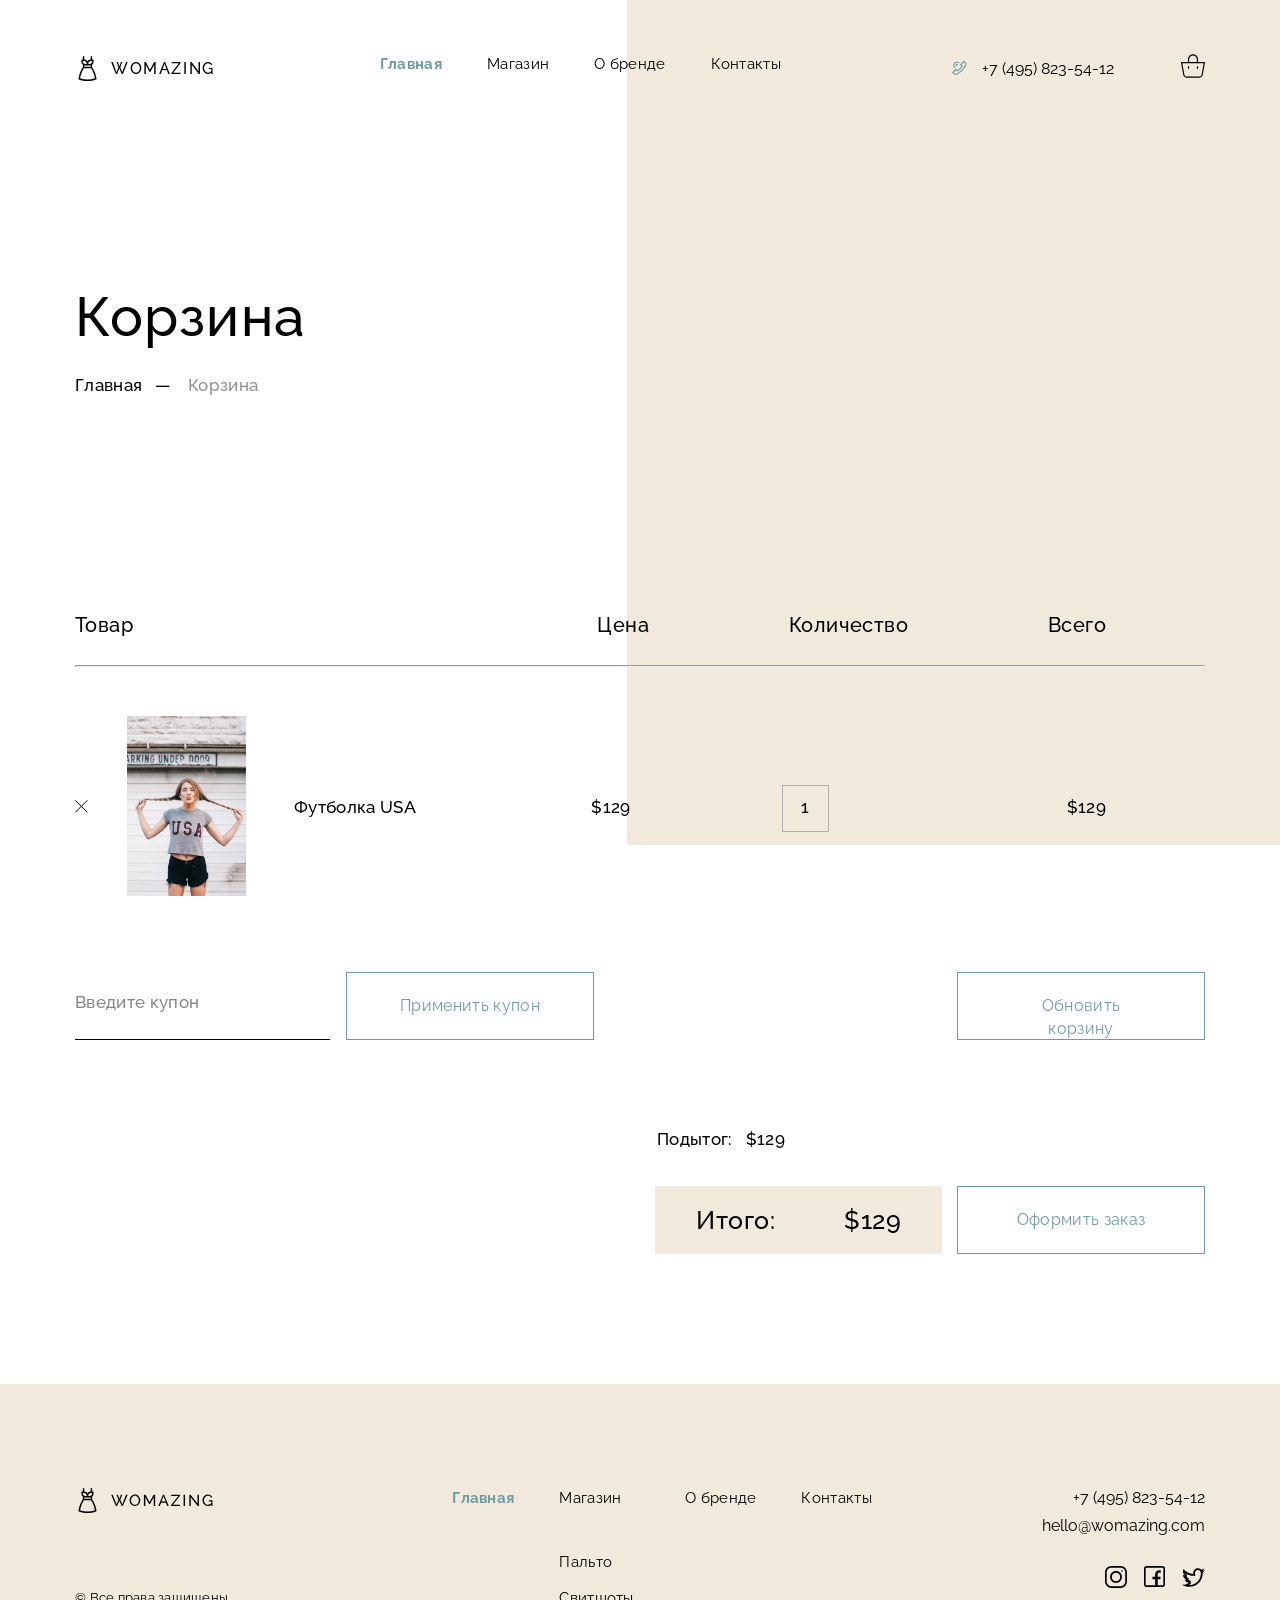
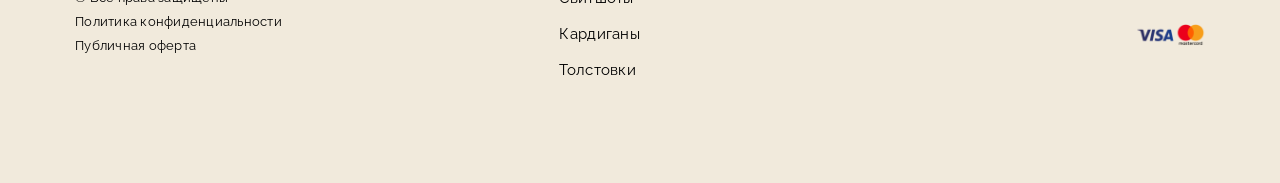
<file: cart.html>
<!DOCTYPE html>
<html lang="ru">
<head>
    <meta charset="UTF-8">
    <meta name="viewport" content="width=device-width, initial-scale=1.0">
    <title>Корзина</title>
    <link rel="stylesheet" href="./assets/styles/index.css">
</head>
<body>
   <header class="header" id="header">
    <div class="bc__section_hero_r"></div>
    
    <div class="container header__container">
        <div class="header__logo flex">
            <a class="flex" href="./index.html">
                <svg width="25" height="25" viewBox="0 0 25 25" fill="none" xmlns="http://www.w3.org/2000/svg">
            <path d="M21.5169 22.6493L21.1587 20.9776C20.4207 17.5332 19.0683 14.2964 17.1387 11.3529V8.64058C18.0275 7.97178 18.6035 6.9084 18.6035 5.71289V4.24805C18.6035 3.84355 18.2756 3.51562 17.8711 3.51562H17.1387V0.732422C17.1387 0.32793 16.8107 0 16.4062 0C16.0018 0 15.6738 0.32793 15.6738 0.732422V3.52339C14.3584 3.6001 13.2059 4.29209 12.5 5.31528C11.7941 4.29209 10.6416 3.6001 9.32617 3.52339V0.732422C9.32617 0.32793 8.99824 0 8.59375 0C8.18926 0 7.86133 0.32793 7.86133 0.732422V3.51562H7.1289C6.72441 3.51562 6.39648 3.84355 6.39648 4.24805V5.71289C6.39648 6.9084 6.97246 7.97178 7.86133 8.64058V11.3529C5.93174 14.2964 4.57934 17.5332 3.84126 20.9776L3.48305 22.6493C3.40649 23.0066 3.60507 23.3658 3.94853 23.4909C6.69741 24.4923 9.57451 25 12.5 25C15.4255 25 18.3026 24.4923 21.0515 23.4909C21.3949 23.3658 21.5935 23.0067 21.5169 22.6493ZM15.918 4.98047H17.1387V5.71289C17.1387 6.92446 16.153 7.91016 14.9414 7.91016H13.2324V7.66602C13.2324 6.1852 14.4372 4.98047 15.918 4.98047ZM7.86133 4.98047H9.08203C10.5628 4.98047 11.7676 6.1852 11.7676 7.66602V7.91016H10.0586C8.84702 7.91016 7.86133 6.92446 7.86133 5.71289V4.98047ZM10.0586 9.375H14.9414C15.1922 9.375 15.4371 9.34956 15.6738 9.30132V10.8398H9.32617V9.30132C9.56289 9.34956 9.80781 9.375 10.0586 9.375ZM12.5 23.5352C9.95849 23.5352 7.45561 23.128 5.05073 22.3244L5.27353 21.2846C5.96118 18.0757 7.21054 15.0566 8.98901 12.3047L16.0109 12.3047C17.7894 15.0566 19.0388 18.0757 19.7264 21.2845L19.9492 22.3244C17.5444 23.128 15.0415 23.5352 12.5 23.5352Z" fill="black"/>
            </svg>
            <h3 class="header__title_logo">Womazing</h3>
            </a>
            
        </div>
        <nav class="header__nav">
            <ul class="header__menu flex">
                <li class="header__list weight"><a href="./index.html">Главная</a></li>
                <li class="header__list"><a href="#">Магазин</a></li>
                <li class="header__list"><a href="#">О бренде</a></li>
                <li class="header__list"><a href="#">Контакты</a></li>
            </ul>
            <div class="header__mobile-menu">
                <a href="./cart.html">
                    <svg width="24" height="24" viewBox="0 0 24 24" fill="none" xmlns="http://www.w3.org/2000/svg">
                    <g clip-path="url(#clip0_64304_433)">
                    <path d="M23.8454 8.2243C23.7281 8.10906 23.5642 8.05442 23.4012 8.07624H17.0343V5.26295C17.0343 2.4826 14.7804 0.228699 12.0001 0.228699C9.21971 0.228699 6.96582 2.4826 6.96582 5.26295V8.07624H0.598861C0.421164 8.07624 0.243523 8.07624 0.154646 8.2243C0.0352739 8.33902 -0.0201042 8.5051 0.00659291 8.66851L2.22761 20.81C2.53789 22.5037 4.00034 23.7431 5.72199 23.7713H18.278C20.0046 23.7289 21.464 22.4797 21.7724 20.7804L23.9934 8.66851C24.0201 8.5051 23.9648 8.33902 23.8454 8.2243ZM8.1503 5.26295C8.1503 3.13682 9.87388 1.41324 12 1.41324C14.1261 1.41324 15.8497 3.13682 15.8497 5.26295V8.07624H8.1503V5.26295ZM20.5879 20.6323C20.3884 21.7547 19.4179 22.5759 18.278 22.5868H5.72199C4.58212 22.5759 3.61161 21.7547 3.41215 20.6323L1.30959 9.26078H22.6904L20.5879 20.6323Z" fill="black"/>
                    <path d="M16.4421 15.0354C16.7692 15.0354 17.0343 14.7702 17.0343 14.4431V12.6663C17.0343 12.3392 16.7692 12.074 16.4421 12.074C16.1149 12.074 15.8498 12.3392 15.8498 12.6663V14.4431C15.8497 14.7702 16.1149 15.0354 16.4421 15.0354Z" fill="black"/>
                    <path d="M7.55803 15.0354C7.88514 15.0354 8.1503 14.7702 8.1503 14.4431V12.6663C8.1503 12.3392 7.88514 12.074 7.55803 12.074C7.23092 12.074 6.96576 12.3392 6.96576 12.6663V14.4431C6.96576 14.7702 7.23092 15.0354 7.55803 15.0354Z" fill="black"/>
                    </g>
                    <defs>
                    <clipPath id="clip0_64304_433">
                    <rect width="24" height="24" fill="white"/>
                    </clipPath>
                    </defs>
                    </svg>
                </a>
                <input type="checkbox" id="burger" hidden>
                <label class="burger__btn" for="burger">
                    <span class="burger__line"></span>
                </label>
                <nav class="burger__menu">
                    <ul class="burger__list">
                        <li class="burger__item"><a href="./index.html">Главная</a></li>
                        <li class="burger__item"><a href="#">Магазин</a></li>
                        <li class="burger__item"><a href="#">О бренде</a></li>
                        <li class="burger__item"><a href="#">Контакты</a></li>
                    </ul>
                </nav>
                <label for="burger" class="overlay"></label>
            </div>
        </nav>
        <div class="header__shop_info flex">
            <div class="header__contact flex">
                
            <a href="tel:+74958235412" class="header__phone flex">
            <svg width="27" height="27" viewBox="0 0 27 27" fill="none" xmlns="http://www.w3.org/2000/svg">
            <g clip-path="url(#clip0_64250_339)">
            <path d="M8.25235 7.81643C6.75052 9.31823 6.75052 11.7618 8.25232 13.2636L9.05001 12.4659C7.9881 11.404 7.98807 9.67613 9.05004 8.61417C10.112 7.55224 11.8399 7.55224 12.9018 8.61414L13.6995 7.81646C12.1977 6.31463 9.75412 6.31466 8.25235 7.81643Z" />
            <path d="M9.84133 9.39119C9.20916 10.0234 9.20913 11.052 9.8413 11.6842L10.639 10.8865C10.5458 10.7934 10.4945 10.6695 10.4945 10.5377C10.4945 10.406 10.5459 10.2821 10.639 10.1889C10.7322 10.0958 10.8561 10.0444 10.9878 10.0444C11.1196 10.0444 11.2435 10.0958 11.3366 10.1889L12.1343 9.39122C11.5022 8.75902 10.4735 8.75902 9.84133 9.39119Z" />
            <path d="M19.7482 7.43513L17.855 5.54848L13.9233 9.47367L15.4475 11.0478C15.1921 11.5013 14.6378 12.3699 13.6933 13.3145C12.7486 14.2592 11.8736 14.8197 11.4158 15.0792L9.87255 13.5556L6.0022 17.4029L7.88504 19.2983C8.60479 20.0181 9.69992 20.2046 10.6101 19.7625C11.9991 19.0879 14.0954 17.8431 16.1942 15.7443C18.2931 13.6455 19.5378 11.5492 20.2124 10.1602C20.3723 9.83109 20.4499 9.47787 20.4499 9.12692C20.4499 8.5072 20.2077 7.89464 19.7482 7.43513ZM19.1977 9.66732C18.5609 10.9785 17.3845 12.9587 15.3965 14.9466C13.4086 16.9345 11.4284 18.1109 10.1173 18.7477C9.63929 18.9799 9.06281 18.8806 8.68414 18.5019L7.59739 17.4079L9.87537 15.1436L11.1901 16.4415L11.5418 16.2849C11.599 16.2595 12.9594 15.6438 14.4911 14.1121C16.0238 12.5795 16.6266 11.2305 16.6515 11.1739L16.804 10.8268L15.5067 9.48705L17.8558 7.14178L18.9511 8.23327C19.3306 8.6133 19.4298 9.18952 19.1977 9.66732Z" />
            </g>
            <defs>
            <clipPath id="clip0_64250_339">
            <rect width="17" height="17" fill="white" transform="translate(6 3)"/>
            </clipPath>
            </defs>
            </svg>
               <span class="header__number"> +7 (495) 823-54-12</span>
            </a>
            </div>
            <a href="./cart.html">
                <svg width="24" height="24" viewBox="0 0 24 24" fill="none" xmlns="http://www.w3.org/2000/svg">
                <g clip-path="url(#clip0_64246_433)">
                <path d="M23.8454 8.2243C23.7281 8.10906 23.5642 8.05442 23.4012 8.07624H17.0343V5.26295C17.0343 2.4826 14.7804 0.228699 12.0001 0.228699C9.21971 0.228699 6.96582 2.4826 6.96582 5.26295V8.07624H0.598861C0.421164 8.07624 0.243523 8.07624 0.154646 8.2243C0.0352739 8.33902 -0.0201042 8.5051 0.00659291 8.66851L2.22761 20.81C2.53789 22.5037 4.00034 23.7431 5.72199 23.7713H18.278C20.0046 23.7289 21.464 22.4797 21.7724 20.7804L23.9934 8.66851C24.0201 8.5051 23.9648 8.33902 23.8454 8.2243ZM8.1503 5.26295C8.1503 3.13682 9.87388 1.41324 12 1.41324C14.1261 1.41324 15.8497 3.13682 15.8497 5.26295V8.07624H8.1503V5.26295ZM20.5879 20.6323C20.3884 21.7547 19.4179 22.5759 18.278 22.5868H5.72199C4.58212 22.5759 3.61161 21.7547 3.41215 20.6323L1.30959 9.26078H22.6904L20.5879 20.6323Z" fill="black"/>
                <path d="M16.4421 15.0354C16.7692 15.0354 17.0343 14.7702 17.0343 14.4431V12.6663C17.0343 12.3392 16.7692 12.074 16.4421 12.074C16.1149 12.074 15.8498 12.3392 15.8498 12.6663V14.4431C15.8497 14.7702 16.1149 15.0354 16.4421 15.0354Z" fill="black"/>
                <path d="M7.55803 15.0354C7.88514 15.0354 8.1503 14.7702 8.1503 14.4431V12.6663C8.1503 12.3392 7.88514 12.074 7.55803 12.074C7.23092 12.074 6.96576 12.3392 6.96576 12.6663V14.4431C6.96576 14.7702 7.23092 15.0354 7.55803 15.0354Z" fill="black"/>
                </g>
                <defs>
                <clipPath id="clip0_64246_433">
                <rect width="24" height="24" fill="white"/>
                </clipPath>
                </defs>
                </svg>
            </a>

        </div>
    </div>
   </header>
   <section class="hero cart__hero" id="hero">
    <div class="container">
        <h1 class="hero__title">Корзина</h1>
    <p class="cart__hero-desc">Главная<span class="cart__hero-desc defis">—</span> <span class="cart__hero-desc seryi">Корзина</span></p>
    <div class="cart__hero-table flex">
        <div class="cart__hero-table-1">
            <p class="cart__hero__table__desc">Товар</p>
        </div>
        <div class="cart__hero-table-2 flex">
            <p class="cart__hero__table__desc">Цена</p>
            <p class="cart__hero__table__desc">Количество</p>
            <p class="cart__hero__table__desc">Всего</p>
        </div>
    </div>
    <hr>
    <div class="cart__hero_row flex">
        <div class="cart__hero_row-box-left flex">
            <button class="cart__close_btn">
        <svg width="13" height="13" viewBox="0 0 13 13" fill="none" xmlns="http://www.w3.org/2000/svg">
        <path d="M0.353516 0.353546L12.3535 12.3535M12.3535 0.353546L0.353516 12.3535" stroke="black" />
        </svg>
    </button>
        <div class="cart__hero_img">
            <img src="./assets/images/collection-card-img.webp" alt="image">
        </div>
        <span class="cart__hero__row_desc">Футболка USA</span>
        </div>
        <div class="cart__hero__row-box-right flex">
            <span class="cart__hero__row_desc">$129</span>
            <div class="cart__hero_row-box">
                <span class="cart__hero__row_desc ">1</span>
            </div>
        
        <span class="cart__hero__row_desc">$129</span>
    </div>
        </div>
    <form action="#" class="cart__hero-coupon flex">
        <div class="coupon__input-box flex">
            <input type="text" class="cart__hero-coupon_input" placeholder="Введите купон">
            <button class=" btn__proz">Применить купон</button>
        </div>
        <button class="btn__proz">Обновить корзину</button>
    </form>
    <div class="cart__hero-totals">
        <span class="poditog">Подытог:<span class="poditog">$129</span></span>
        
        <div class="cart__hero-total flex">
            <div class="cart__hero_total_box flex">
            <span class="itog">Итого:</span>
            <span class="itog">$129</span>
            </div>
            <a class="btn__proz" href="./checkout.html">Оформить заказ</a>
        </div>
    </div>
    </div>
   </section>
   <footer class="footer" id="footer">
    <div class="container footer__container flex">
        <div class="footer__info">
            <svg width="139" height="25" viewBox="0 0 139 25" fill="none" xmlns="http://www.w3.org/2000/svg">
            <path d="M21.5169 22.6493L21.1587 20.9776C20.4207 17.5332 19.0683 14.2964 17.1387 11.3529V8.64058C18.0275 7.97178 18.6035 6.9084 18.6035 5.71289V4.24805C18.6035 3.84355 18.2756 3.51562 17.8711 3.51562H17.1387V0.732422C17.1387 0.32793 16.8107 0 16.4062 0C16.0018 0 15.6738 0.32793 15.6738 0.732422V3.52339C14.3584 3.6001 13.2059 4.29209 12.5 5.31528C11.7941 4.29209 10.6416 3.6001 9.32617 3.52339V0.732422C9.32617 0.32793 8.99824 0 8.59375 0C8.18926 0 7.86133 0.32793 7.86133 0.732422V3.51562H7.1289C6.72441 3.51562 6.39648 3.84355 6.39648 4.24805V5.71289C6.39648 6.9084 6.97246 7.97178 7.86133 8.64058V11.3529C5.93174 14.2964 4.57934 17.5332 3.84126 20.9776L3.48305 22.6493C3.40649 23.0066 3.60507 23.3658 3.94853 23.4909C6.69741 24.4923 9.57451 25 12.5 25C15.4255 25 18.3026 24.4923 21.0515 23.4909C21.3949 23.3658 21.5935 23.0067 21.5169 22.6493ZM15.918 4.98047H17.1387V5.71289C17.1387 6.92446 16.153 7.91016 14.9414 7.91016H13.2324V7.66602C13.2324 6.1852 14.4372 4.98047 15.918 4.98047ZM7.86133 4.98047H9.08203C10.5628 4.98047 11.7676 6.1852 11.7676 7.66602V7.91016H10.0586C8.84702 7.91016 7.86133 6.92446 7.86133 5.71289V4.98047ZM10.0586 9.375H14.9414C15.1922 9.375 15.4371 9.34956 15.6738 9.30132V10.8398H9.32617V9.30132C9.56289 9.34956 9.80781 9.375 10.0586 9.375ZM12.5 23.5352C9.95849 23.5352 7.45561 23.128 5.05073 22.3244L5.27353 21.2846C5.96118 18.0757 7.21054 15.0566 8.98901 12.3047L16.0109 12.3047C17.7894 15.0566 19.0388 18.0757 19.7264 21.2845L19.9492 22.3244C17.5444 23.128 15.0415 23.5352 12.5 23.5352Z" fill="black"/>
            <path d="M41.52 6.704H42.88L44.384 10.656L45.904 6.704H47.264L45.296 11.648L47.248 16.336L51.088 6.64H52.656L47.904 18H46.656L44.4 12.64L42.128 18H40.88L36.144 6.64H37.696L41.552 16.336L43.488 11.648L41.52 6.704ZM59.9274 18.08C59.1274 18.08 58.402 17.92 57.7514 17.6C57.1007 17.28 56.5354 16.848 56.0554 16.304C55.586 15.7493 55.2234 15.1307 54.9674 14.448C54.7114 13.7547 54.5834 13.0453 54.5834 12.32C54.5834 11.5627 54.7167 10.8427 54.9834 10.16C55.2607 9.46667 55.6394 8.85333 56.1194 8.32C56.61 7.776 57.1807 7.34933 57.8314 7.04C58.482 6.72 59.1914 6.56 59.9594 6.56C60.7594 6.56 61.4847 6.72533 62.1354 7.056C62.786 7.38667 63.346 7.82933 63.8154 8.384C64.2847 8.93867 64.6474 9.55733 64.9034 10.24C65.1594 10.9227 65.2874 11.6213 65.2874 12.336C65.2874 13.0933 65.154 13.8187 64.8874 14.512C64.6207 15.1947 64.242 15.808 63.7514 16.352C63.2714 16.8853 62.706 17.3067 62.0554 17.616C61.4047 17.9253 60.6954 18.08 59.9274 18.08ZM56.0394 12.32C56.0394 12.896 56.13 13.456 56.3114 14C56.5034 14.5333 56.77 15.008 57.1114 15.424C57.4527 15.84 57.8634 16.1707 58.3434 16.416C58.8234 16.6613 59.3567 16.784 59.9434 16.784C60.5514 16.784 61.0954 16.656 61.5754 16.4C62.0554 16.144 62.4607 15.8027 62.7914 15.376C63.1327 14.9493 63.3887 14.4693 63.5594 13.936C63.7407 13.4027 63.8314 12.864 63.8314 12.32C63.8314 11.744 63.7354 11.1893 63.5434 10.656C63.362 10.1227 63.0954 9.648 62.7434 9.232C62.402 8.80533 61.9914 8.47467 61.5114 8.24C61.042 7.99467 60.5194 7.872 59.9434 7.872C59.3354 7.872 58.7914 8 58.3114 8.256C57.8314 8.50133 57.4207 8.83733 57.0794 9.264C56.7487 9.69067 56.4927 10.1707 56.3114 10.704C56.13 11.2267 56.0394 11.7653 56.0394 12.32ZM78.7121 18V9.328L74.9681 16H74.0881L70.3281 9.328V18H68.8881V6.64H70.4081L74.5201 14.016L78.6481 6.64H80.1521V18H78.7121ZM87.9285 6.64H89.1445L93.7845 18H92.2485L90.9045 14.672H86.1365L84.8085 18H83.2725L87.9285 6.64ZM90.5845 13.552L88.5365 8.304L86.4245 13.552H90.5845ZM96.0526 16.88L103.381 7.92H96.1966V6.64H105.061V7.76L97.8606 16.72H105.061V18H96.0526V16.88ZM108.594 18V6.64H110.034V18H108.594ZM115.791 9.296V18H114.351V6.64H115.567L122.511 15.52V6.656H123.951V18H122.639L115.791 9.296ZM132.823 18.08C132.076 18.08 131.378 17.92 130.727 17.6C130.087 17.2693 129.527 16.832 129.047 16.288C128.567 15.7333 128.194 15.1147 127.927 14.432C127.66 13.7387 127.527 13.024 127.527 12.288C127.527 11.52 127.66 10.7947 127.927 10.112C128.194 9.41867 128.562 8.80533 129.031 8.272C129.511 7.73867 130.071 7.32267 130.711 7.024C131.362 6.71467 132.066 6.56 132.823 6.56C133.922 6.56 134.828 6.78933 135.543 7.248C136.258 7.70667 136.796 8.304 137.159 9.04L136.055 9.808C135.724 9.14667 135.271 8.656 134.695 8.336C134.119 8.016 133.484 7.856 132.791 7.856C132.215 7.856 131.692 7.97867 131.223 8.224C130.754 8.46933 130.348 8.80533 130.007 9.232C129.676 9.648 129.42 10.1227 129.239 10.656C129.068 11.1893 128.983 11.744 128.983 12.32C128.983 13.1307 129.154 13.8773 129.495 14.56C129.847 15.232 130.322 15.7707 130.919 16.176C131.516 16.5813 132.188 16.784 132.935 16.784C133.543 16.784 134.124 16.64 134.679 16.352C135.244 16.0533 135.778 15.6 136.279 14.992V13.424H133.831V12.336H137.495V18H136.279V16.464C135.298 17.5413 134.146 18.08 132.823 18.08Z" fill="black"/>
            </svg>
            <div class="footer__content">
                <p class="footer__desc">© Все права защищены </p>
                <p class="footer__desc">Политика конфиденциальности </p>
                <p class="footer__desc">Публичная оферта </p>
            </div>
        </div>
        <nav class="footer__nav flex">
            <ul class="footer__menu ">
                <li class="footer__list zg"><a href="./index.html">Главная</a></li>
            </ul>
            <ul class="footer__menu ">
                <li class="footer__list "><a href="#">Магазин</a></li>
                <div class="footer__box">
                    <li class="footer__list list"><a href="#">Пальто</a></li>
                    <li class="footer__list"><a href="#">Свитшоты</a></li>
                    <li class="footer__list"><a href="#">Кардиганы</a></li>
                    <li class="footer__list"><a href="#">Толстовки</a></li>
                </div>
            </ul>
            <ul class="footer__menu ">
                <li class="footer__list"><a href="#">О бренде</a></li>
            </ul>
            <ul class="footer__menu ">
                <li class="footer__list"><a href="#">Контакты</a></li>
            </ul>
        </nav>
        <div class="footer__contact flex">
            <div class="footer__contact__box flex">
                <a href="tel:+74958235412">+7 (495) 823-54-12</a>
                <a href="mailto:hello@womazing.com">hello@womazing.com</a>
            </div>
            <div class="footer__ikon flex">
                <div class="instsgram">
                    <a href="#">
                        <svg width="22" height="22" viewBox="0 0 22 22" fill="none" xmlns="http://www.w3.org/2000/svg">
                        <g clip-path="url(#clip0_4_278)">
                        <path d="M15.6094 0H6.39066C2.86683 0 0 2.86683 0 6.39066V15.6093C0 19.1332 2.86683 22 6.39066 22H15.6093C19.1332 22 22 19.1332 22 15.6094V6.39066C22 2.86683 19.1332 0 15.6094 0ZM20.2812 15.6093C20.2812 18.1854 18.1854 20.2812 15.6094 20.2812H6.39066C3.81455 20.2812 1.71875 18.1854 1.71875 15.6094V6.39066C1.71875 3.81455 3.81455 1.71875 6.39066 1.71875H15.6093C18.1854 1.71875 20.2812 3.81455 20.2812 6.39066V15.6093Z" fill="black"/>
                        <path d="M11 5.07031C7.73034 5.07031 5.07031 7.73034 5.07031 11C5.07031 14.2697 7.73034 16.9297 11 16.9297C14.2697 16.9297 16.9297 14.2697 16.9297 11C16.9297 7.73034 14.2697 5.07031 11 5.07031ZM11 15.2109C8.6781 15.2109 6.78906 13.3219 6.78906 11C6.78906 8.6781 8.6781 6.78906 11 6.78906C13.3219 6.78906 15.2109 8.6781 15.2109 11C15.2109 13.3219 13.3219 15.2109 11 15.2109Z" fill="black"/>
                        <path d="M17.0156 5.84375C17.4902 5.84375 17.875 5.45899 17.875 4.98438C17.875 4.50976 17.4902 4.125 17.0156 4.125C16.541 4.125 16.1562 4.50976 16.1562 4.98438C16.1562 5.45899 16.541 5.84375 17.0156 5.84375Z" fill="black"/>
                        </g>
                        <defs>
                        <clipPath id="clip0_4_278">
                        <rect width="22" height="22" fill="white"/>
                        </clipPath>
                        </defs>
                        </svg>
                    </a>
                </div>
                <div class="facebook">
                    <a href="#">
                        <svg width="21" height="21" viewBox="0 0 21 21" fill="none" xmlns="http://www.w3.org/2000/svg">
                        <g clip-path="url(#clip0_4_303)">
                        <path d="M18.5391 0H2.46094C1.1039 0 0 1.1039 0 2.46094V18.5391C0 19.8961 1.1039 21 2.46094 21H18.5391C19.8961 21 21 19.8961 21 18.5391V2.46094C21 1.1039 19.8961 0 18.5391 0ZM19.3594 18.5391C19.3594 18.9914 18.9914 19.3594 18.5391 19.3594H13.6992V13.3711H16.3253L16.6314 10.8281H13.6992V8.08008C13.6992 7.37865 14.2283 6.84961 14.9297 6.84961H16.7754V4.4707C16.2896 4.40213 15.3525 4.30664 14.9297 4.30664C13.973 4.30664 13.0141 4.71023 12.2989 5.41374C11.5621 6.13857 11.1562 7.08801 11.1562 8.08729V10.8281H8.49023V13.3711H11.1562V19.3594H2.46094C2.00864 19.3594 1.64062 18.9914 1.64062 18.5391V2.46094C1.64062 2.00864 2.00864 1.64062 2.46094 1.64062H18.5391C18.9914 1.64062 19.3594 2.00864 19.3594 2.46094V18.5391Z" fill="black"/>
                        </g>
                        <defs>
                        <clipPath id="clip0_4_303">
                        <rect width="21" height="21" fill="white"/>
                        </clipPath>
                        </defs>
                        </svg>
                    </a>
                </div>
                <div class="twitter">
                    <a href="#">
                        <svg width="23" height="23" viewBox="0 0 23 23" fill="none" xmlns="http://www.w3.org/2000/svg">
                        <path d="M20.2712 5.16525L20.2598 5.12109C21.2343 4.53688 22.0211 3.5738 22.3711 2.4707C21.4584 3.01367 20.3904 3.42561 19.3164 3.63867C18.4552 2.7211 17.3061 2.15625 15.9473 2.15625C13.3429 2.15625 11.1855 4.26475 11.1855 6.87305C11.1855 7.24419 11.238 7.60752 11.3203 7.95117V7.99609C7.43875 7.77436 3.92429 5.80031 1.61719 2.96484C1.21231 3.66248 0.988281 4.65939 0.988281 5.52539C0.988281 6.87305 1.78852 8.67805 3.05469 9.52344V9.61328C2.29865 9.58278 1.52429 9.06195 0.898438 8.71484C0.898438 8.73546 0.92584 8.76026 0.92584 8.78088C0.92584 11.0696 2.6034 13.0436 4.76172 13.4766C4.38559 13.5761 3.85582 13.6562 3.45898 13.6562C3.15361 13.6562 2.84877 13.5765 2.56055 13.5215C3.16102 15.3978 4.89648 16.6211 6.96289 16.6211V16.666C5.35446 17.913 3.31577 18.7773 1.12305 18.7773C0.742154 18.7773 0.269531 18.7324 0 18.6875C2.08622 20.0277 4.56631 20.8438 7.23242 20.8438C15.9102 20.8438 20.6641 13.7012 20.6641 7.45703V6.82812C21.5871 6.16144 22.3686 5.26098 23 4.3125C23 4.3125 21.3439 5.09724 20.2712 5.16525ZM18.8672 7.45703C18.8672 8.80523 18.6031 10.221 18.1035 11.5512C17.5785 12.9492 16.8227 14.2107 15.8574 15.3005C14.3434 17.0096 11.6181 19.0469 7.23242 19.0469C7.10354 19.0469 6.97488 19.0446 6.84623 19.0402C7.26966 18.7945 7.67661 18.5211 8.06384 18.2209L8.75977 17.6814V16.8008V16.6211V14.8242L8.0195 14.816C7.21005 14.807 6.55859 14.1483 6.55859 13.3388V11.8696L5.58689 11.6502C5.1569 11.5531 4.85156 11.1711 4.85156 10.7303V9.61328V9.47852L4.8291 8.5626L4.02999 8.02907C3.6849 7.73874 3.37215 7.32406 3.14934 6.87529C5.50724 8.59481 8.30758 9.62379 11.2178 9.79005L13.1172 9.89854V7.99609V7.95117V7.73892L13.0677 7.5325C13.0111 7.29626 12.9824 7.07439 12.9824 6.87305C12.9824 6.09931 13.2911 5.3687 13.8517 4.81576C14.4156 4.25949 15.1598 3.95312 15.9473 3.95312C16.7434 3.95312 17.4362 4.26106 18.0063 4.86841L18.4647 5.35684L18.5202 5.57112L18.5316 5.61528L18.8672 6.91262V7.45703Z" fill="black"/>
                        </svg>
                    </a>
                </div>
            </div>
            <a href="#" class="payment-methods">
                <svg width="68" height="22" viewBox="0 0 68 22" fill="none" xmlns="http://www.w3.org/2000/svg" xmlns:xlink="http://www.w3.org/1999/xlink">
                <rect width="68" height="22" fill="url(#pattern0_4_327)"/>
                <defs>
                <pattern id="pattern0_4_327" patternContentUnits="objectBoundingBox" width="1" height="1">
                <use xlink:href="#image0_4_327" transform="matrix(0.000869703 0 0 0.00268817 -0.00268817 0)"/>
                </pattern>
                <image id="image0_4_327" width="1156" height="372" preserveAspectRatio="none" xlink:href="[data-uri]"/>
                </defs>
                </svg>

            </a>
        </div>
    </div>
   </footer>
</body>
</html>
</file>
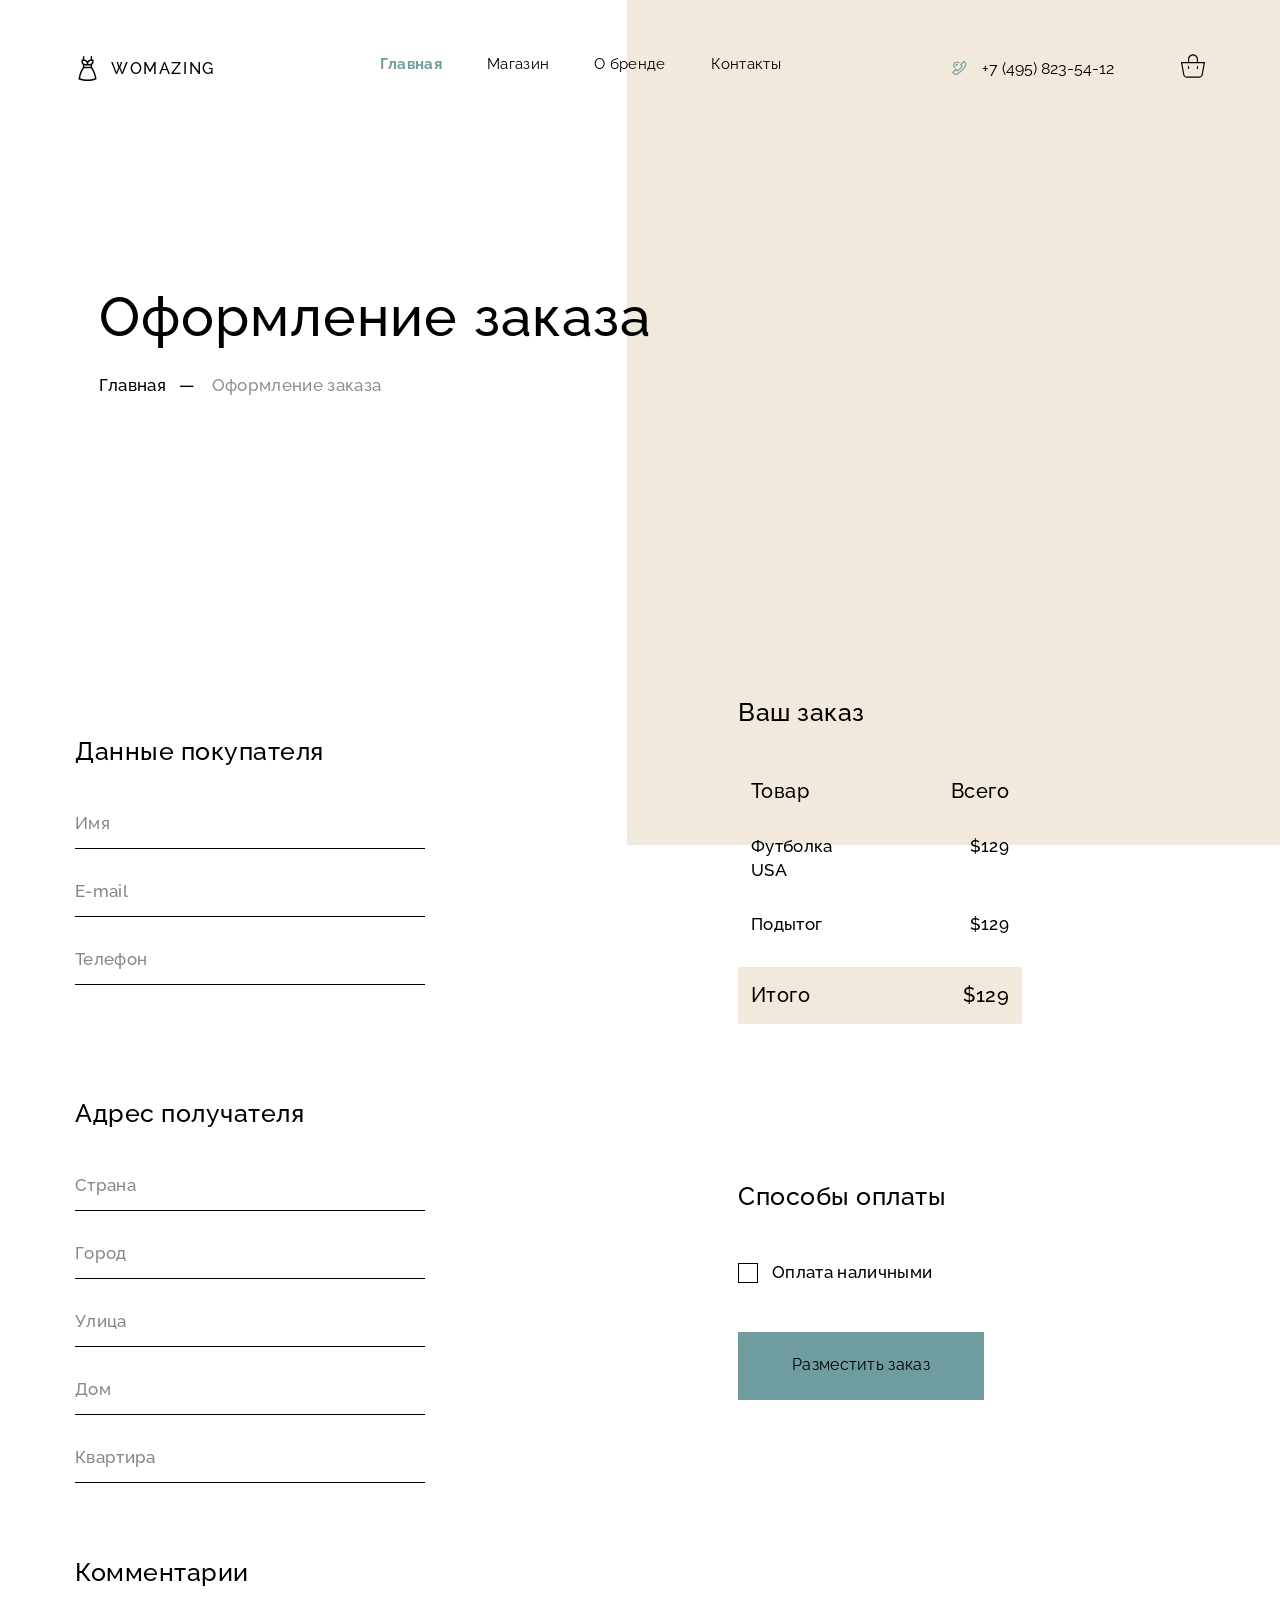
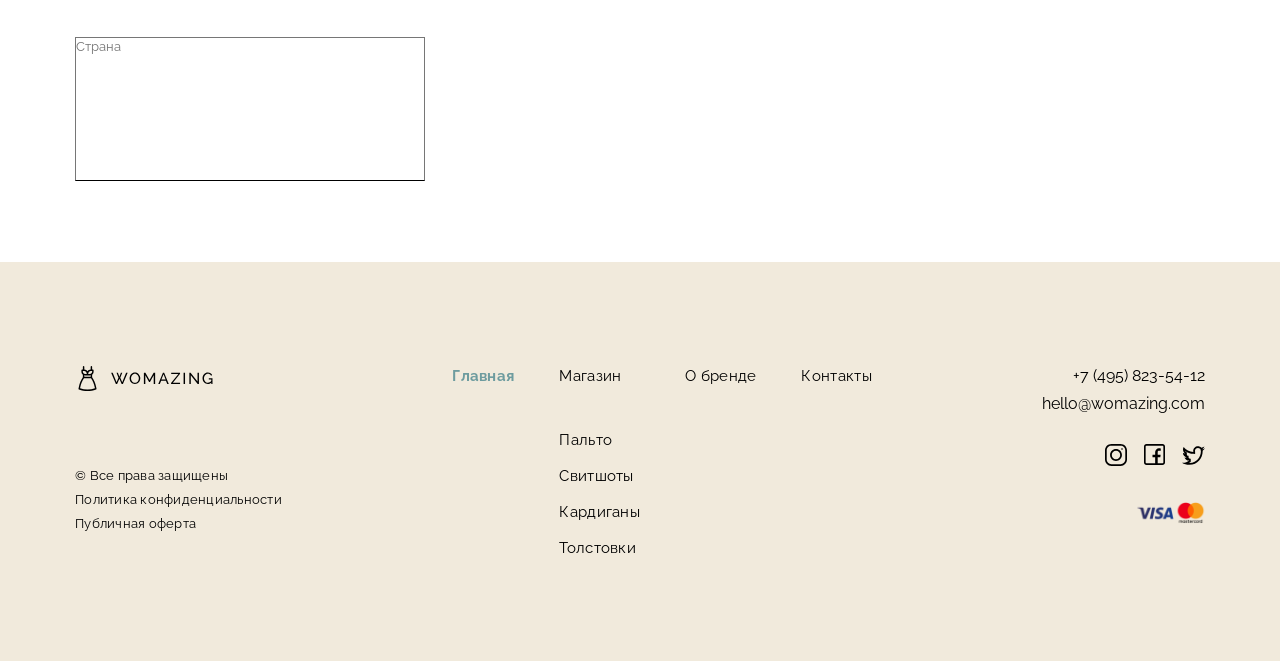
<file: checkout.html>
<!DOCTYPE html>
<html lang="ru">
<head>
    <meta charset="UTF-8">
    <meta name="viewport" content="width=device-width, initial-scale=1.0">
    <title>Оформление Заказа</title>
    <link rel="stylesheet" href="./assets/styles/index.css">
</head>
<body>
   <header class="header" id="header">
    <div class="bc__section_hero_r"></div>
    
    <div class="container header__container">
        <div class="header__logo flex">
            <a class="flex" href="./index.html">
                <svg width="25" height="25" viewBox="0 0 25 25" fill="none" xmlns="http://www.w3.org/2000/svg">
            <path d="M21.5169 22.6493L21.1587 20.9776C20.4207 17.5332 19.0683 14.2964 17.1387 11.3529V8.64058C18.0275 7.97178 18.6035 6.9084 18.6035 5.71289V4.24805C18.6035 3.84355 18.2756 3.51562 17.8711 3.51562H17.1387V0.732422C17.1387 0.32793 16.8107 0 16.4062 0C16.0018 0 15.6738 0.32793 15.6738 0.732422V3.52339C14.3584 3.6001 13.2059 4.29209 12.5 5.31528C11.7941 4.29209 10.6416 3.6001 9.32617 3.52339V0.732422C9.32617 0.32793 8.99824 0 8.59375 0C8.18926 0 7.86133 0.32793 7.86133 0.732422V3.51562H7.1289C6.72441 3.51562 6.39648 3.84355 6.39648 4.24805V5.71289C6.39648 6.9084 6.97246 7.97178 7.86133 8.64058V11.3529C5.93174 14.2964 4.57934 17.5332 3.84126 20.9776L3.48305 22.6493C3.40649 23.0066 3.60507 23.3658 3.94853 23.4909C6.69741 24.4923 9.57451 25 12.5 25C15.4255 25 18.3026 24.4923 21.0515 23.4909C21.3949 23.3658 21.5935 23.0067 21.5169 22.6493ZM15.918 4.98047H17.1387V5.71289C17.1387 6.92446 16.153 7.91016 14.9414 7.91016H13.2324V7.66602C13.2324 6.1852 14.4372 4.98047 15.918 4.98047ZM7.86133 4.98047H9.08203C10.5628 4.98047 11.7676 6.1852 11.7676 7.66602V7.91016H10.0586C8.84702 7.91016 7.86133 6.92446 7.86133 5.71289V4.98047ZM10.0586 9.375H14.9414C15.1922 9.375 15.4371 9.34956 15.6738 9.30132V10.8398H9.32617V9.30132C9.56289 9.34956 9.80781 9.375 10.0586 9.375ZM12.5 23.5352C9.95849 23.5352 7.45561 23.128 5.05073 22.3244L5.27353 21.2846C5.96118 18.0757 7.21054 15.0566 8.98901 12.3047L16.0109 12.3047C17.7894 15.0566 19.0388 18.0757 19.7264 21.2845L19.9492 22.3244C17.5444 23.128 15.0415 23.5352 12.5 23.5352Z" fill="black"/>
            </svg>
            <h3 class="header__title_logo">Womazing</h3>
            </a>
            
        </div>
        <nav class="header__nav">
            <ul class="header__menu flex">
                <li class="header__list weight"><a href="./index.html">Главная</a></li>
                <li class="header__list"><a href="#">Магазин</a></li>
                <li class="header__list"><a href="#">О бренде</a></li>
                <li class="header__list"><a href="#">Контакты</a></li>
            </ul>
            <div class="header__mobile-menu">
                <a href="./cart.html">
                    <svg width="24" height="24" viewBox="0 0 24 24" fill="none" xmlns="http://www.w3.org/2000/svg">
                    <g clip-path="url(#clip0_64304_433)">
                    <path d="M23.8454 8.2243C23.7281 8.10906 23.5642 8.05442 23.4012 8.07624H17.0343V5.26295C17.0343 2.4826 14.7804 0.228699 12.0001 0.228699C9.21971 0.228699 6.96582 2.4826 6.96582 5.26295V8.07624H0.598861C0.421164 8.07624 0.243523 8.07624 0.154646 8.2243C0.0352739 8.33902 -0.0201042 8.5051 0.00659291 8.66851L2.22761 20.81C2.53789 22.5037 4.00034 23.7431 5.72199 23.7713H18.278C20.0046 23.7289 21.464 22.4797 21.7724 20.7804L23.9934 8.66851C24.0201 8.5051 23.9648 8.33902 23.8454 8.2243ZM8.1503 5.26295C8.1503 3.13682 9.87388 1.41324 12 1.41324C14.1261 1.41324 15.8497 3.13682 15.8497 5.26295V8.07624H8.1503V5.26295ZM20.5879 20.6323C20.3884 21.7547 19.4179 22.5759 18.278 22.5868H5.72199C4.58212 22.5759 3.61161 21.7547 3.41215 20.6323L1.30959 9.26078H22.6904L20.5879 20.6323Z" fill="black"/>
                    <path d="M16.4421 15.0354C16.7692 15.0354 17.0343 14.7702 17.0343 14.4431V12.6663C17.0343 12.3392 16.7692 12.074 16.4421 12.074C16.1149 12.074 15.8498 12.3392 15.8498 12.6663V14.4431C15.8497 14.7702 16.1149 15.0354 16.4421 15.0354Z" fill="black"/>
                    <path d="M7.55803 15.0354C7.88514 15.0354 8.1503 14.7702 8.1503 14.4431V12.6663C8.1503 12.3392 7.88514 12.074 7.55803 12.074C7.23092 12.074 6.96576 12.3392 6.96576 12.6663V14.4431C6.96576 14.7702 7.23092 15.0354 7.55803 15.0354Z" fill="black"/>
                    </g>
                    <defs>
                    <clipPath id="clip0_64304_433">
                    <rect width="24" height="24" fill="white"/>
                    </clipPath>
                    </defs>
                    </svg>
                </a>
                <input type="checkbox" id="burger" hidden>
                <label class="burger__btn" for="burger">
                    <span class="burger__line"></span>
                </label>
                <nav class="burger__menu">
                    <ul class="burger__list">
                        <li class="burger__item"><a href="./index.html">Главная</a></li>
                        <li class="burger__item"><a href="#">Магазин</a></li>
                        <li class="burger__item"><a href="#">О бренде</a></li>
                        <li class="burger__item"><a href="#">Контакты</a></li>
                    </ul>
                </nav>
                <label for="burger" class="overlay"></label>
            </div>
        </nav>
        <div class="header__shop_info flex">
            <div class="header__contact flex">
                
            <a href="tel:+74958235412" class="header__phone flex">
            <svg width="27" height="27" viewBox="0 0 27 27" fill="none" xmlns="http://www.w3.org/2000/svg">
            <g clip-path="url(#clip0_64250_339)">
            <path d="M8.25235 7.81643C6.75052 9.31823 6.75052 11.7618 8.25232 13.2636L9.05001 12.4659C7.9881 11.404 7.98807 9.67613 9.05004 8.61417C10.112 7.55224 11.8399 7.55224 12.9018 8.61414L13.6995 7.81646C12.1977 6.31463 9.75412 6.31466 8.25235 7.81643Z" />
            <path d="M9.84133 9.39119C9.20916 10.0234 9.20913 11.052 9.8413 11.6842L10.639 10.8865C10.5458 10.7934 10.4945 10.6695 10.4945 10.5377C10.4945 10.406 10.5459 10.2821 10.639 10.1889C10.7322 10.0958 10.8561 10.0444 10.9878 10.0444C11.1196 10.0444 11.2435 10.0958 11.3366 10.1889L12.1343 9.39122C11.5022 8.75902 10.4735 8.75902 9.84133 9.39119Z" />
            <path d="M19.7482 7.43513L17.855 5.54848L13.9233 9.47367L15.4475 11.0478C15.1921 11.5013 14.6378 12.3699 13.6933 13.3145C12.7486 14.2592 11.8736 14.8197 11.4158 15.0792L9.87255 13.5556L6.0022 17.4029L7.88504 19.2983C8.60479 20.0181 9.69992 20.2046 10.6101 19.7625C11.9991 19.0879 14.0954 17.8431 16.1942 15.7443C18.2931 13.6455 19.5378 11.5492 20.2124 10.1602C20.3723 9.83109 20.4499 9.47787 20.4499 9.12692C20.4499 8.5072 20.2077 7.89464 19.7482 7.43513ZM19.1977 9.66732C18.5609 10.9785 17.3845 12.9587 15.3965 14.9466C13.4086 16.9345 11.4284 18.1109 10.1173 18.7477C9.63929 18.9799 9.06281 18.8806 8.68414 18.5019L7.59739 17.4079L9.87537 15.1436L11.1901 16.4415L11.5418 16.2849C11.599 16.2595 12.9594 15.6438 14.4911 14.1121C16.0238 12.5795 16.6266 11.2305 16.6515 11.1739L16.804 10.8268L15.5067 9.48705L17.8558 7.14178L18.9511 8.23327C19.3306 8.6133 19.4298 9.18952 19.1977 9.66732Z" />
            </g>
            <defs>
            <clipPath id="clip0_64250_339">
            <rect width="17" height="17" fill="white" transform="translate(6 3)"/>
            </clipPath>
            </defs>
            </svg>
               <span class="header__number"> +7 (495) 823-54-12</span>
            </a>
            </div>
            <a href="./cart.html">
                <svg width="24" height="24" viewBox="0 0 24 24" fill="none" xmlns="http://www.w3.org/2000/svg">
                <g clip-path="url(#clip0_64246_433)">
                <path d="M23.8454 8.2243C23.7281 8.10906 23.5642 8.05442 23.4012 8.07624H17.0343V5.26295C17.0343 2.4826 14.7804 0.228699 12.0001 0.228699C9.21971 0.228699 6.96582 2.4826 6.96582 5.26295V8.07624H0.598861C0.421164 8.07624 0.243523 8.07624 0.154646 8.2243C0.0352739 8.33902 -0.0201042 8.5051 0.00659291 8.66851L2.22761 20.81C2.53789 22.5037 4.00034 23.7431 5.72199 23.7713H18.278C20.0046 23.7289 21.464 22.4797 21.7724 20.7804L23.9934 8.66851C24.0201 8.5051 23.9648 8.33902 23.8454 8.2243ZM8.1503 5.26295C8.1503 3.13682 9.87388 1.41324 12 1.41324C14.1261 1.41324 15.8497 3.13682 15.8497 5.26295V8.07624H8.1503V5.26295ZM20.5879 20.6323C20.3884 21.7547 19.4179 22.5759 18.278 22.5868H5.72199C4.58212 22.5759 3.61161 21.7547 3.41215 20.6323L1.30959 9.26078H22.6904L20.5879 20.6323Z" fill="black"/>
                <path d="M16.4421 15.0354C16.7692 15.0354 17.0343 14.7702 17.0343 14.4431V12.6663C17.0343 12.3392 16.7692 12.074 16.4421 12.074C16.1149 12.074 15.8498 12.3392 15.8498 12.6663V14.4431C15.8497 14.7702 16.1149 15.0354 16.4421 15.0354Z" fill="black"/>
                <path d="M7.55803 15.0354C7.88514 15.0354 8.1503 14.7702 8.1503 14.4431V12.6663C8.1503 12.3392 7.88514 12.074 7.55803 12.074C7.23092 12.074 6.96576 12.3392 6.96576 12.6663V14.4431C6.96576 14.7702 7.23092 15.0354 7.55803 15.0354Z" fill="black"/>
                </g>
                <defs>
                <clipPath id="clip0_64246_433">
                <rect width="24" height="24" fill="white"/>
                </clipPath>
                </defs>
                </svg>
            </a>

        </div>
    </div>
   </header>
   <section class="hero checkout__hero">
    <div class="container checkout__container">
        <h2 class="hero__title">Оформление заказа</h2>
        <p class="cart__hero-desc checkout__hero-desc">Главная<span class="cart__hero-desc defis">—</span> <span class="cart__hero-desc seryi">Оформление заказа</span></p>
    </div>
   </section>
   <section class="order__processing" id="order__processing">
    <div class="container order__processing__container flex">
        <div action="#" class="order__buyer-box flex">
            <h3 class="buyer__details">Данные покупателя</h3>
            <form class="order__processing-form">
                <input type="text" class="order__processing-input" placeholder="Имя" required>
                <input type="email" class="order__processing-input" placeholder="E-mail" required>
                <input type="tel" class="order__processing-input" placeholder="Телефон" required>
            </form>
        </div>
        <div class="order__buyer-itog">
            <h3 class="buyer__details" >Ваш заказ</h3>
            <div class="order__processing-box">
                <div class="order__buyer-itog-box">
                <span class="order__processing-itog_desc zag_start">Товар</span>
                <span class="order__processing-itog_desc zag_start">Всего</span>
            </div>
            <div class="order__buyer-itog-box">
                <span class="order__processing-itog_desc">Футболка USA</span>
                <span class="order__processing-itog_desc">$129</span>
            </div>
            <div class="order__buyer-itog-box">
                <span class="order__processing-itog_desc">Подытог</span>
                <span class="order__processing-itog_desc">$129</span>
            </div>
            <div class="order__buyer-itog-box order-itog">
                <span class="order__processing-itog_desc zag_start ">Итого</span>
                <span class="order__processing-itog_desc zag_start ">$129</span>
            </div>
            </div>
        </div>
        <div action="#" class="order__adres-box flex">
            <h3 class="buyer__details">Адрес получателя</h3>
            <form class="order__processing-form">
                <input type="text" class="order__processing-input" placeholder="Страна">
                <input type="text" class="order__processing-input" placeholder="Город">
                <input type="text" class="order__processing-input" placeholder="Улица">
                <input type="text" class="order__processing-input" placeholder="Дом">
                <input type="text" class="order__processing-input" placeholder="Квартира">
            </form>
        </div>
        <div class="order__sposob__oplaty flex">
            <h3 class="order__sposob__oplaty-title">Способы оплаты</h3>
            <input id="order__checkbox" type="checkbox" hidden >
            <label class="order__sposob__oplaty-checkbox" for="order__checkbox">Оплата наличными</label>
            <button class="btn__neproz "><a href="./succese.html">Разместить заказ</a></button>
        </div>
        <div class="comment__field flex">
            <label class="comment__field-title" for="comment">Комментарии</label>
            <textarea class="comment__field-textarea" id="comment" placeholder="Страна"></textarea>
        </div>
    </div>
   </section>
      <footer class="footer" id="footer">
    <div class="container footer__container flex">
        <div class="footer__info">
            <svg width="139" height="25" viewBox="0 0 139 25" fill="none" xmlns="http://www.w3.org/2000/svg">
            <path d="M21.5169 22.6493L21.1587 20.9776C20.4207 17.5332 19.0683 14.2964 17.1387 11.3529V8.64058C18.0275 7.97178 18.6035 6.9084 18.6035 5.71289V4.24805C18.6035 3.84355 18.2756 3.51562 17.8711 3.51562H17.1387V0.732422C17.1387 0.32793 16.8107 0 16.4062 0C16.0018 0 15.6738 0.32793 15.6738 0.732422V3.52339C14.3584 3.6001 13.2059 4.29209 12.5 5.31528C11.7941 4.29209 10.6416 3.6001 9.32617 3.52339V0.732422C9.32617 0.32793 8.99824 0 8.59375 0C8.18926 0 7.86133 0.32793 7.86133 0.732422V3.51562H7.1289C6.72441 3.51562 6.39648 3.84355 6.39648 4.24805V5.71289C6.39648 6.9084 6.97246 7.97178 7.86133 8.64058V11.3529C5.93174 14.2964 4.57934 17.5332 3.84126 20.9776L3.48305 22.6493C3.40649 23.0066 3.60507 23.3658 3.94853 23.4909C6.69741 24.4923 9.57451 25 12.5 25C15.4255 25 18.3026 24.4923 21.0515 23.4909C21.3949 23.3658 21.5935 23.0067 21.5169 22.6493ZM15.918 4.98047H17.1387V5.71289C17.1387 6.92446 16.153 7.91016 14.9414 7.91016H13.2324V7.66602C13.2324 6.1852 14.4372 4.98047 15.918 4.98047ZM7.86133 4.98047H9.08203C10.5628 4.98047 11.7676 6.1852 11.7676 7.66602V7.91016H10.0586C8.84702 7.91016 7.86133 6.92446 7.86133 5.71289V4.98047ZM10.0586 9.375H14.9414C15.1922 9.375 15.4371 9.34956 15.6738 9.30132V10.8398H9.32617V9.30132C9.56289 9.34956 9.80781 9.375 10.0586 9.375ZM12.5 23.5352C9.95849 23.5352 7.45561 23.128 5.05073 22.3244L5.27353 21.2846C5.96118 18.0757 7.21054 15.0566 8.98901 12.3047L16.0109 12.3047C17.7894 15.0566 19.0388 18.0757 19.7264 21.2845L19.9492 22.3244C17.5444 23.128 15.0415 23.5352 12.5 23.5352Z" fill="black"/>
            <path d="M41.52 6.704H42.88L44.384 10.656L45.904 6.704H47.264L45.296 11.648L47.248 16.336L51.088 6.64H52.656L47.904 18H46.656L44.4 12.64L42.128 18H40.88L36.144 6.64H37.696L41.552 16.336L43.488 11.648L41.52 6.704ZM59.9274 18.08C59.1274 18.08 58.402 17.92 57.7514 17.6C57.1007 17.28 56.5354 16.848 56.0554 16.304C55.586 15.7493 55.2234 15.1307 54.9674 14.448C54.7114 13.7547 54.5834 13.0453 54.5834 12.32C54.5834 11.5627 54.7167 10.8427 54.9834 10.16C55.2607 9.46667 55.6394 8.85333 56.1194 8.32C56.61 7.776 57.1807 7.34933 57.8314 7.04C58.482 6.72 59.1914 6.56 59.9594 6.56C60.7594 6.56 61.4847 6.72533 62.1354 7.056C62.786 7.38667 63.346 7.82933 63.8154 8.384C64.2847 8.93867 64.6474 9.55733 64.9034 10.24C65.1594 10.9227 65.2874 11.6213 65.2874 12.336C65.2874 13.0933 65.154 13.8187 64.8874 14.512C64.6207 15.1947 64.242 15.808 63.7514 16.352C63.2714 16.8853 62.706 17.3067 62.0554 17.616C61.4047 17.9253 60.6954 18.08 59.9274 18.08ZM56.0394 12.32C56.0394 12.896 56.13 13.456 56.3114 14C56.5034 14.5333 56.77 15.008 57.1114 15.424C57.4527 15.84 57.8634 16.1707 58.3434 16.416C58.8234 16.6613 59.3567 16.784 59.9434 16.784C60.5514 16.784 61.0954 16.656 61.5754 16.4C62.0554 16.144 62.4607 15.8027 62.7914 15.376C63.1327 14.9493 63.3887 14.4693 63.5594 13.936C63.7407 13.4027 63.8314 12.864 63.8314 12.32C63.8314 11.744 63.7354 11.1893 63.5434 10.656C63.362 10.1227 63.0954 9.648 62.7434 9.232C62.402 8.80533 61.9914 8.47467 61.5114 8.24C61.042 7.99467 60.5194 7.872 59.9434 7.872C59.3354 7.872 58.7914 8 58.3114 8.256C57.8314 8.50133 57.4207 8.83733 57.0794 9.264C56.7487 9.69067 56.4927 10.1707 56.3114 10.704C56.13 11.2267 56.0394 11.7653 56.0394 12.32ZM78.7121 18V9.328L74.9681 16H74.0881L70.3281 9.328V18H68.8881V6.64H70.4081L74.5201 14.016L78.6481 6.64H80.1521V18H78.7121ZM87.9285 6.64H89.1445L93.7845 18H92.2485L90.9045 14.672H86.1365L84.8085 18H83.2725L87.9285 6.64ZM90.5845 13.552L88.5365 8.304L86.4245 13.552H90.5845ZM96.0526 16.88L103.381 7.92H96.1966V6.64H105.061V7.76L97.8606 16.72H105.061V18H96.0526V16.88ZM108.594 18V6.64H110.034V18H108.594ZM115.791 9.296V18H114.351V6.64H115.567L122.511 15.52V6.656H123.951V18H122.639L115.791 9.296ZM132.823 18.08C132.076 18.08 131.378 17.92 130.727 17.6C130.087 17.2693 129.527 16.832 129.047 16.288C128.567 15.7333 128.194 15.1147 127.927 14.432C127.66 13.7387 127.527 13.024 127.527 12.288C127.527 11.52 127.66 10.7947 127.927 10.112C128.194 9.41867 128.562 8.80533 129.031 8.272C129.511 7.73867 130.071 7.32267 130.711 7.024C131.362 6.71467 132.066 6.56 132.823 6.56C133.922 6.56 134.828 6.78933 135.543 7.248C136.258 7.70667 136.796 8.304 137.159 9.04L136.055 9.808C135.724 9.14667 135.271 8.656 134.695 8.336C134.119 8.016 133.484 7.856 132.791 7.856C132.215 7.856 131.692 7.97867 131.223 8.224C130.754 8.46933 130.348 8.80533 130.007 9.232C129.676 9.648 129.42 10.1227 129.239 10.656C129.068 11.1893 128.983 11.744 128.983 12.32C128.983 13.1307 129.154 13.8773 129.495 14.56C129.847 15.232 130.322 15.7707 130.919 16.176C131.516 16.5813 132.188 16.784 132.935 16.784C133.543 16.784 134.124 16.64 134.679 16.352C135.244 16.0533 135.778 15.6 136.279 14.992V13.424H133.831V12.336H137.495V18H136.279V16.464C135.298 17.5413 134.146 18.08 132.823 18.08Z" fill="black"/>
            </svg>
            <div class="footer__content">
                <p class="footer__desc">© Все права защищены </p>
                <p class="footer__desc">Политика конфиденциальности </p>
                <p class="footer__desc">Публичная оферта </p>
            </div>
        </div>
        <nav class="footer__nav flex">
            <ul class="footer__menu ">
                <li class="footer__list zg"><a href="./index.html">Главная</a></li>
            </ul>
            <ul class="footer__menu ">
                <li class="footer__list "><a href="#">Магазин</a></li>
                <div class="footer__box">
                    <li class="footer__list list"><a href="#">Пальто</a></li>
                    <li class="footer__list"><a href="#">Свитшоты</a></li>
                    <li class="footer__list"><a href="#">Кардиганы</a></li>
                    <li class="footer__list"><a href="#">Толстовки</a></li>
                </div>
            </ul>
            <ul class="footer__menu ">
                <li class="footer__list"><a href="#">О бренде</a></li>
            </ul>
            <ul class="footer__menu ">
                <li class="footer__list"><a href="#">Контакты</a></li>
            </ul>
        </nav>
        <div class="footer__contact flex">
            <div class="footer__contact__box flex">
                <a href="tel:+74958235412">+7 (495) 823-54-12</a>
                <a href="mailto:hello@womazing.com">hello@womazing.com</a>
            </div>
            <div class="footer__ikon flex">
                <div class="instsgram">
                    <a href="#">
                        <svg width="22" height="22" viewBox="0 0 22 22" fill="none" xmlns="http://www.w3.org/2000/svg">
                        <g clip-path="url(#clip0_4_278)">
                        <path d="M15.6094 0H6.39066C2.86683 0 0 2.86683 0 6.39066V15.6093C0 19.1332 2.86683 22 6.39066 22H15.6093C19.1332 22 22 19.1332 22 15.6094V6.39066C22 2.86683 19.1332 0 15.6094 0ZM20.2812 15.6093C20.2812 18.1854 18.1854 20.2812 15.6094 20.2812H6.39066C3.81455 20.2812 1.71875 18.1854 1.71875 15.6094V6.39066C1.71875 3.81455 3.81455 1.71875 6.39066 1.71875H15.6093C18.1854 1.71875 20.2812 3.81455 20.2812 6.39066V15.6093Z" fill="black"/>
                        <path d="M11 5.07031C7.73034 5.07031 5.07031 7.73034 5.07031 11C5.07031 14.2697 7.73034 16.9297 11 16.9297C14.2697 16.9297 16.9297 14.2697 16.9297 11C16.9297 7.73034 14.2697 5.07031 11 5.07031ZM11 15.2109C8.6781 15.2109 6.78906 13.3219 6.78906 11C6.78906 8.6781 8.6781 6.78906 11 6.78906C13.3219 6.78906 15.2109 8.6781 15.2109 11C15.2109 13.3219 13.3219 15.2109 11 15.2109Z" fill="black"/>
                        <path d="M17.0156 5.84375C17.4902 5.84375 17.875 5.45899 17.875 4.98438C17.875 4.50976 17.4902 4.125 17.0156 4.125C16.541 4.125 16.1562 4.50976 16.1562 4.98438C16.1562 5.45899 16.541 5.84375 17.0156 5.84375Z" fill="black"/>
                        </g>
                        <defs>
                        <clipPath id="clip0_4_278">
                        <rect width="22" height="22" fill="white"/>
                        </clipPath>
                        </defs>
                        </svg>
                    </a>
                </div>
                <div class="facebook">
                    <a href="#">
                        <svg width="21" height="21" viewBox="0 0 21 21" fill="none" xmlns="http://www.w3.org/2000/svg">
                        <g clip-path="url(#clip0_4_303)">
                        <path d="M18.5391 0H2.46094C1.1039 0 0 1.1039 0 2.46094V18.5391C0 19.8961 1.1039 21 2.46094 21H18.5391C19.8961 21 21 19.8961 21 18.5391V2.46094C21 1.1039 19.8961 0 18.5391 0ZM19.3594 18.5391C19.3594 18.9914 18.9914 19.3594 18.5391 19.3594H13.6992V13.3711H16.3253L16.6314 10.8281H13.6992V8.08008C13.6992 7.37865 14.2283 6.84961 14.9297 6.84961H16.7754V4.4707C16.2896 4.40213 15.3525 4.30664 14.9297 4.30664C13.973 4.30664 13.0141 4.71023 12.2989 5.41374C11.5621 6.13857 11.1562 7.08801 11.1562 8.08729V10.8281H8.49023V13.3711H11.1562V19.3594H2.46094C2.00864 19.3594 1.64062 18.9914 1.64062 18.5391V2.46094C1.64062 2.00864 2.00864 1.64062 2.46094 1.64062H18.5391C18.9914 1.64062 19.3594 2.00864 19.3594 2.46094V18.5391Z" fill="black"/>
                        </g>
                        <defs>
                        <clipPath id="clip0_4_303">
                        <rect width="21" height="21" fill="white"/>
                        </clipPath>
                        </defs>
                        </svg>
                    </a>
                </div>
                <div class="twitter">
                    <a href="#">
                        <svg width="23" height="23" viewBox="0 0 23 23" fill="none" xmlns="http://www.w3.org/2000/svg">
                        <path d="M20.2712 5.16525L20.2598 5.12109C21.2343 4.53688 22.0211 3.5738 22.3711 2.4707C21.4584 3.01367 20.3904 3.42561 19.3164 3.63867C18.4552 2.7211 17.3061 2.15625 15.9473 2.15625C13.3429 2.15625 11.1855 4.26475 11.1855 6.87305C11.1855 7.24419 11.238 7.60752 11.3203 7.95117V7.99609C7.43875 7.77436 3.92429 5.80031 1.61719 2.96484C1.21231 3.66248 0.988281 4.65939 0.988281 5.52539C0.988281 6.87305 1.78852 8.67805 3.05469 9.52344V9.61328C2.29865 9.58278 1.52429 9.06195 0.898438 8.71484C0.898438 8.73546 0.92584 8.76026 0.92584 8.78088C0.92584 11.0696 2.6034 13.0436 4.76172 13.4766C4.38559 13.5761 3.85582 13.6562 3.45898 13.6562C3.15361 13.6562 2.84877 13.5765 2.56055 13.5215C3.16102 15.3978 4.89648 16.6211 6.96289 16.6211V16.666C5.35446 17.913 3.31577 18.7773 1.12305 18.7773C0.742154 18.7773 0.269531 18.7324 0 18.6875C2.08622 20.0277 4.56631 20.8438 7.23242 20.8438C15.9102 20.8438 20.6641 13.7012 20.6641 7.45703V6.82812C21.5871 6.16144 22.3686 5.26098 23 4.3125C23 4.3125 21.3439 5.09724 20.2712 5.16525ZM18.8672 7.45703C18.8672 8.80523 18.6031 10.221 18.1035 11.5512C17.5785 12.9492 16.8227 14.2107 15.8574 15.3005C14.3434 17.0096 11.6181 19.0469 7.23242 19.0469C7.10354 19.0469 6.97488 19.0446 6.84623 19.0402C7.26966 18.7945 7.67661 18.5211 8.06384 18.2209L8.75977 17.6814V16.8008V16.6211V14.8242L8.0195 14.816C7.21005 14.807 6.55859 14.1483 6.55859 13.3388V11.8696L5.58689 11.6502C5.1569 11.5531 4.85156 11.1711 4.85156 10.7303V9.61328V9.47852L4.8291 8.5626L4.02999 8.02907C3.6849 7.73874 3.37215 7.32406 3.14934 6.87529C5.50724 8.59481 8.30758 9.62379 11.2178 9.79005L13.1172 9.89854V7.99609V7.95117V7.73892L13.0677 7.5325C13.0111 7.29626 12.9824 7.07439 12.9824 6.87305C12.9824 6.09931 13.2911 5.3687 13.8517 4.81576C14.4156 4.25949 15.1598 3.95312 15.9473 3.95312C16.7434 3.95312 17.4362 4.26106 18.0063 4.86841L18.4647 5.35684L18.5202 5.57112L18.5316 5.61528L18.8672 6.91262V7.45703Z" fill="black"/>
                        </svg>
                    </a>
                </div>
            </div>
            <a href="#" class="payment-methods">
                <svg width="68" height="22" viewBox="0 0 68 22" fill="none" xmlns="http://www.w3.org/2000/svg" xmlns:xlink="http://www.w3.org/1999/xlink">
                <rect width="68" height="22" fill="url(#pattern0_4_327)"/>
                <defs>
                <pattern id="pattern0_4_327" patternContentUnits="objectBoundingBox" width="1" height="1">
                <use xlink:href="#image0_4_327" transform="matrix(0.000869703 0 0 0.00268817 -0.00268817 0)"/>
                </pattern>
                <image id="image0_4_327" width="1156" height="372" preserveAspectRatio="none" xlink:href="[data-uri]"/>
                </defs>
                </svg>

            </a>
        </div>
    </div>
   </footer>
</body>
</html>
</file>
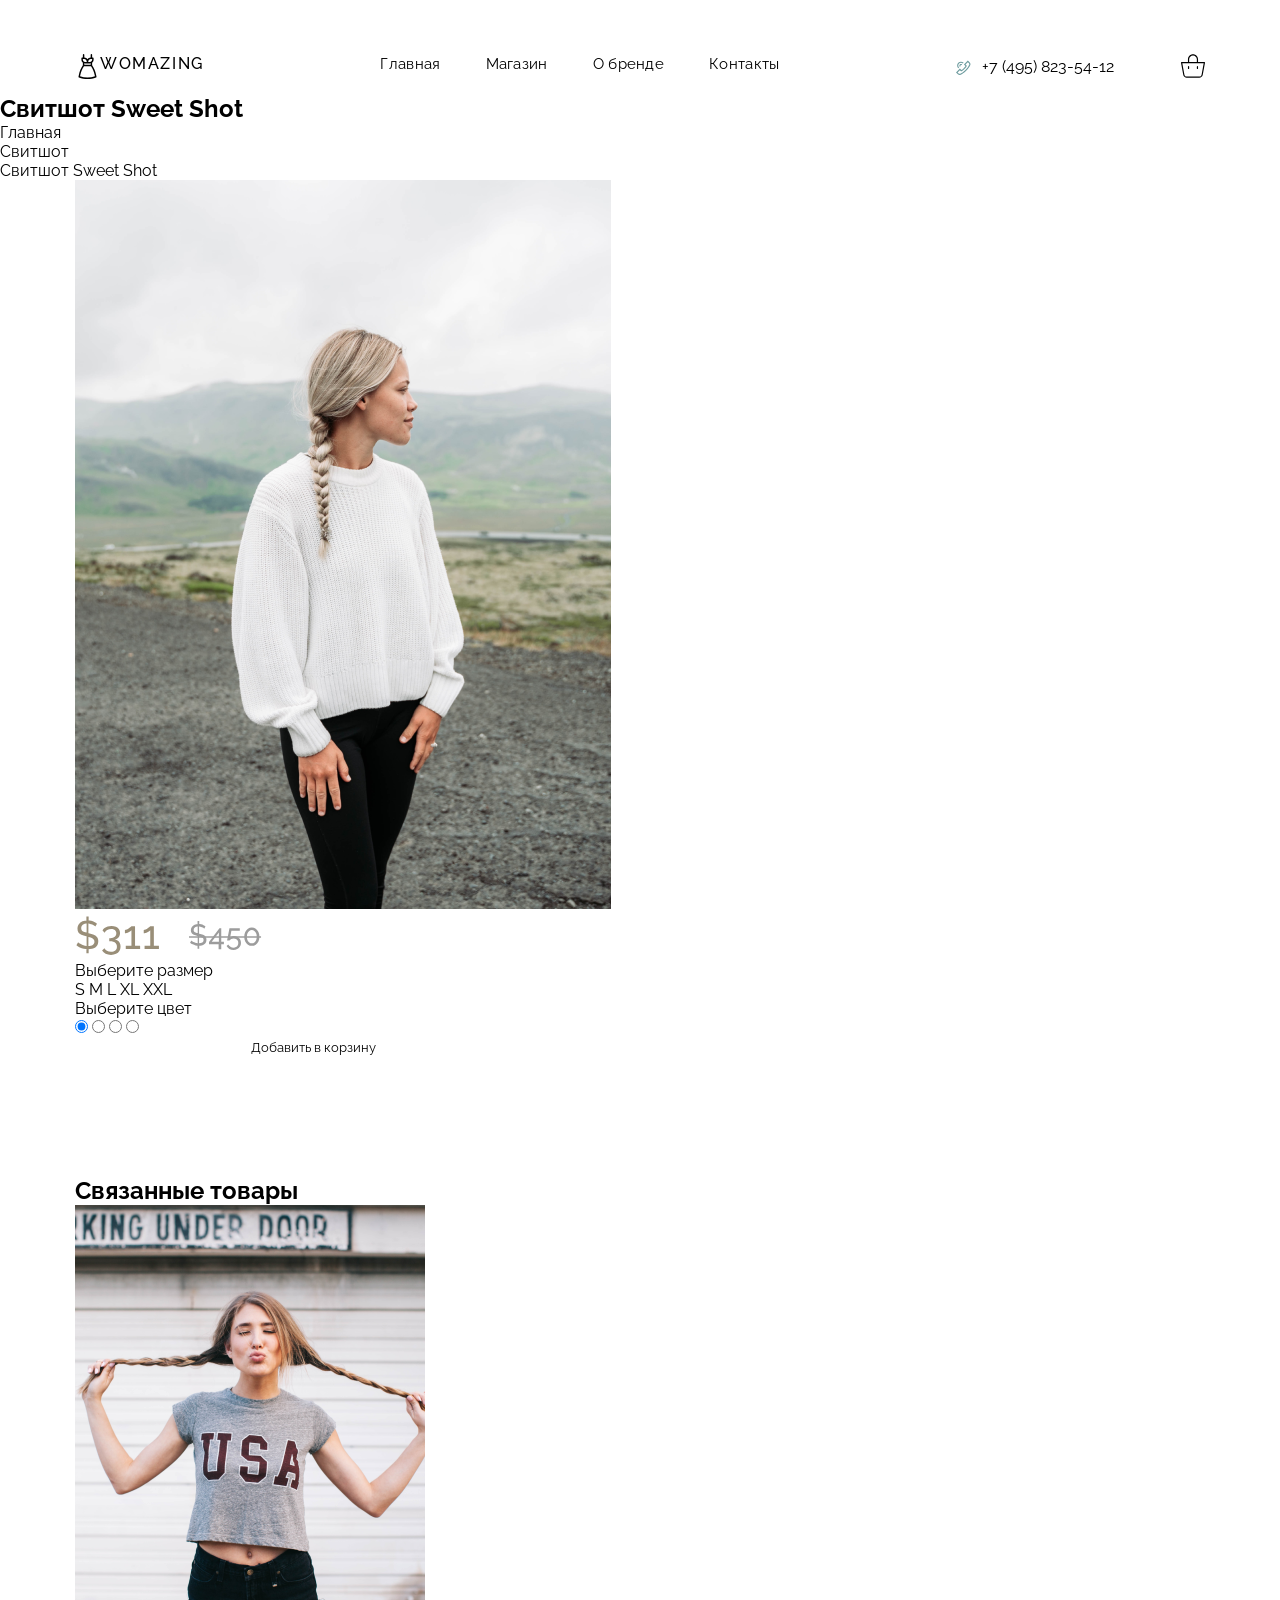
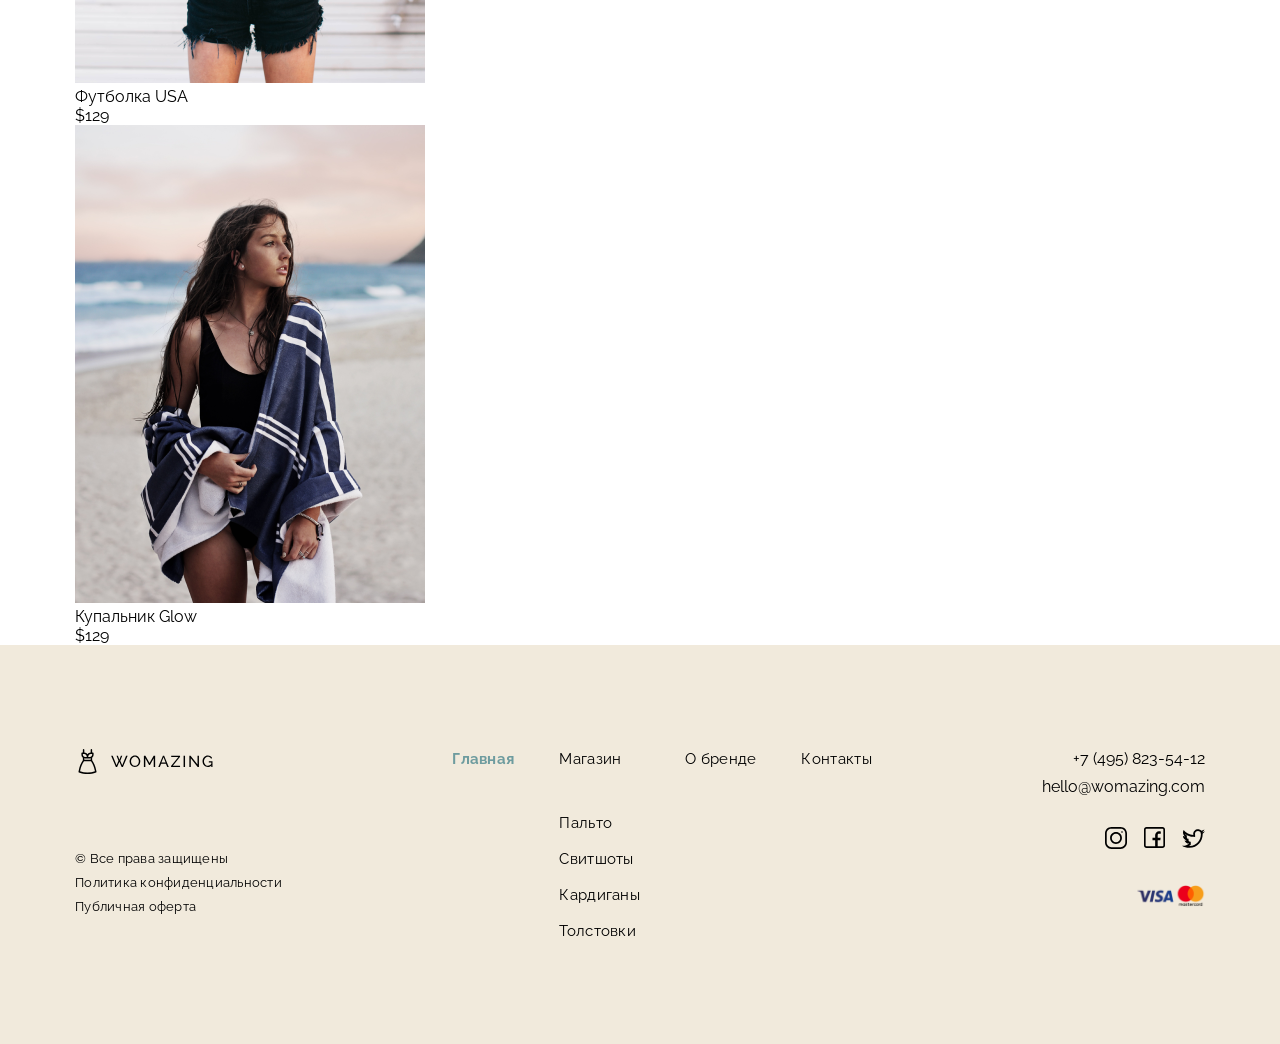
<file: oneitem.html>
<!DOCTYPE html>
<html lang="ru  ">
<head>
    <meta charset="UTF-8">
    <meta name="viewport" content="width=device-width, initial-scale=1.0">
    <title>WOMAZING</title>
    <link rel="stylesheet" href="./assets/styles/index.css">
</head>
<body>
   <header class="header" id="header">
    <div class="container header__container">
        <div class="header__logo flex">
            <svg width="25" height="25" viewBox="0 0 25 25" fill="none" xmlns="http://www.w3.org/2000/svg">
            <path d="M21.5169 22.6493L21.1587 20.9776C20.4207 17.5332 19.0683 14.2964 17.1387 11.3529V8.64058C18.0275 7.97178 18.6035 6.9084 18.6035 5.71289V4.24805C18.6035 3.84355 18.2756 3.51562 17.8711 3.51562H17.1387V0.732422C17.1387 0.32793 16.8107 0 16.4062 0C16.0018 0 15.6738 0.32793 15.6738 0.732422V3.52339C14.3584 3.6001 13.2059 4.29209 12.5 5.31528C11.7941 4.29209 10.6416 3.6001 9.32617 3.52339V0.732422C9.32617 0.32793 8.99824 0 8.59375 0C8.18926 0 7.86133 0.32793 7.86133 0.732422V3.51562H7.1289C6.72441 3.51562 6.39648 3.84355 6.39648 4.24805V5.71289C6.39648 6.9084 6.97246 7.97178 7.86133 8.64058V11.3529C5.93174 14.2964 4.57934 17.5332 3.84126 20.9776L3.48305 22.6493C3.40649 23.0066 3.60507 23.3658 3.94853 23.4909C6.69741 24.4923 9.57451 25 12.5 25C15.4255 25 18.3026 24.4923 21.0515 23.4909C21.3949 23.3658 21.5935 23.0067 21.5169 22.6493ZM15.918 4.98047H17.1387V5.71289C17.1387 6.92446 16.153 7.91016 14.9414 7.91016H13.2324V7.66602C13.2324 6.1852 14.4372 4.98047 15.918 4.98047ZM7.86133 4.98047H9.08203C10.5628 4.98047 11.7676 6.1852 11.7676 7.66602V7.91016H10.0586C8.84702 7.91016 7.86133 6.92446 7.86133 5.71289V4.98047ZM10.0586 9.375H14.9414C15.1922 9.375 15.4371 9.34956 15.6738 9.30132V10.8398H9.32617V9.30132C9.56289 9.34956 9.80781 9.375 10.0586 9.375ZM12.5 23.5352C9.95849 23.5352 7.45561 23.128 5.05073 22.3244L5.27353 21.2846C5.96118 18.0757 7.21054 15.0566 8.98901 12.3047L16.0109 12.3047C17.7894 15.0566 19.0388 18.0757 19.7264 21.2845L19.9492 22.3244C17.5444 23.128 15.0415 23.5352 12.5 23.5352Z" fill="black"/>
            </svg>
            <h3 class="header__title_logo">Womazing</h3>
        </div>
        <nav class="header__nav">
            <ul class="header__menu flex">
                <li class="header__list header_list2"><a href="index.html">Главная</a></li>
                <li class="header__list"><a href="oneitem.html">Магазин</a></li>
                <li class="header__list"><a href="aboutbrand.html">О бренде</a></li>
                <li class="header__list"><a href="contact.html">Контакты</a></li>
            </ul>
        </nav>
        <div class="header__shop_info flex">
            <div class="header__contact flex">
                
            <a href="tel:+74958235412" class="header__phone flex">
            <svg width="17" height="17" viewBox="0 0 17 17" fill="none" xmlns="http://www.w3.org/2000/svg">
            <g clip-path="url(#clip0_64246_422)">
            <path d="M2.25241 4.81643C0.750584 6.31823 0.750584 8.7618 2.25238 10.2636L3.05007 9.46592C1.98816 8.40402 1.98814 6.67613 3.0501 5.61417C4.11203 4.55224 5.83992 4.55224 6.90185 5.61414L7.69953 4.81646C6.19776 3.31463 3.75418 3.31466 2.25241 4.81643Z" fill="#6E9C9F"/>
            <path d="M3.84127 6.39119C3.2091 7.02336 3.20907 8.05201 3.84124 8.68421L4.63895 7.88653C4.54578 7.79335 4.49446 7.66947 4.49446 7.53772C4.49446 7.40599 4.54581 7.2821 4.63898 7.18893C4.73215 7.09576 4.85603 7.04444 4.98776 7.04444C5.11952 7.04444 5.24343 7.09576 5.33658 7.18893L6.13426 6.39122C5.50209 5.75902 4.47344 5.75902 3.84127 6.39119Z" fill="#6E9C9F"/>
            <path d="M13.7483 4.43513L11.8551 2.54848L7.92337 6.47367L9.44758 8.04781C9.19214 8.50125 8.6379 9.3699 7.69334 10.3145C6.74865 11.2592 5.87366 11.8197 5.41587 12.0792L3.87261 10.5556L0.0022583 14.4029L1.8851 16.2983C2.60485 17.0181 3.69998 17.2046 4.6102 16.7625C5.99921 16.0879 8.09546 14.8431 10.1943 12.7443C12.2931 10.6455 13.5379 8.54924 14.2125 7.16023C14.3723 6.83109 14.45 6.47787 14.45 6.12692C14.45 5.5072 14.2078 4.89464 13.7483 4.43513ZM13.1977 6.66732C12.5609 7.97846 11.3845 9.95865 9.39661 11.9466C7.40868 13.9345 5.42849 15.1109 4.11735 15.7477C3.63935 15.9799 3.06287 15.8806 2.6842 15.5019L1.59746 14.4079L3.87543 12.1436L5.19015 13.4415L5.5419 13.2849C5.59905 13.2595 6.95947 12.6438 8.49116 11.1121C10.0239 9.57947 10.6267 8.23054 10.6515 8.17386L10.8041 7.82683L9.50677 6.48705L11.8559 4.14178L12.9512 5.23327C13.3307 5.6133 13.4298 6.18952 13.1977 6.66732Z" fill="#6E9C9F"/>
            </g>
            <defs>
            <clipPath id="clip0_64246_422">
            <rect width="17" height="17" fill="white"/>
            </clipPath>
            </defs>
            </svg>
               <span class="header__number"> +7 (495) 823-54-12</span>
            </a>
            </div>
            <svg width="24" height="24" viewBox="0 0 24 24" fill="none" xmlns="http://www.w3.org/2000/svg">
            <g clip-path="url(#clip0_64246_433)">
            <path d="M23.8454 8.2243C23.7281 8.10906 23.5642 8.05442 23.4012 8.07624H17.0343V5.26295C17.0343 2.4826 14.7804 0.228699 12.0001 0.228699C9.21971 0.228699 6.96582 2.4826 6.96582 5.26295V8.07624H0.598861C0.421164 8.07624 0.243523 8.07624 0.154646 8.2243C0.0352739 8.33902 -0.0201042 8.5051 0.00659291 8.66851L2.22761 20.81C2.53789 22.5037 4.00034 23.7431 5.72199 23.7713H18.278C20.0046 23.7289 21.464 22.4797 21.7724 20.7804L23.9934 8.66851C24.0201 8.5051 23.9648 8.33902 23.8454 8.2243ZM8.1503 5.26295C8.1503 3.13682 9.87388 1.41324 12 1.41324C14.1261 1.41324 15.8497 3.13682 15.8497 5.26295V8.07624H8.1503V5.26295ZM20.5879 20.6323C20.3884 21.7547 19.4179 22.5759 18.278 22.5868H5.72199C4.58212 22.5759 3.61161 21.7547 3.41215 20.6323L1.30959 9.26078H22.6904L20.5879 20.6323Z" fill="black"/>
            <path d="M16.4421 15.0354C16.7692 15.0354 17.0343 14.7702 17.0343 14.4431V12.6663C17.0343 12.3392 16.7692 12.074 16.4421 12.074C16.1149 12.074 15.8498 12.3392 15.8498 12.6663V14.4431C15.8497 14.7702 16.1149 15.0354 16.4421 15.0354Z" fill="black"/>
            <path d="M7.55803 15.0354C7.88514 15.0354 8.1503 14.7702 8.1503 14.4431V12.6663C8.1503 12.3392 7.88514 12.074 7.55803 12.074C7.23092 12.074 6.96576 12.3392 6.96576 12.6663V14.4431C6.96576 14.7702 7.23092 15.0354 7.55803 15.0354Z" fill="black"/>
            </g>
            <defs>
            <clipPath id="clip0_64246_433">
            <rect width="24" height="24" fill="white"/>
            </clipPath>
            </defs>
            </svg>
        </div>
    </div>
   </header>

   <section class="hero">
    <div class="sweetshotsweet">
        <h1 class="hero_title">Свитшот Sweet Shot</h1>
        <div class="hero_breadcrumb">
            <p class="shot_text">Главная</p>
            <p class="shot_text">Свитшот</p>
            <p class="shot_text text_3">Свитшот Sweet Shot</p>
        </div>
    </div>
    
    <div class="about_clothes container">
    <div class="sweetshotimg img">
        <img src="./assets/images/item_img1.png" alt="sweetshot">
    </div>
    <div class="about_box">
        <div class="prise_clothes">
            <svg width="187" height="44" viewBox="0 0 187 44" fill="none" xmlns="http://www.w3.org/2000/svg">
            <path d="M11.4 34.44L13.64 34.48V40.28H11.4V34.44ZM11.6 34V9.64L13.4 9.36V34.08L11.6 34ZM11.4 3.4H13.64V9.12L11.4 9.4V3.4ZM20.32 13.56C20 13.1867 19.5733 12.8267 19.04 12.48C18.5067 12.1333 17.9067 11.8267 17.24 11.56C16.5733 11.2667 15.84 11.04 15.04 10.88C14.2667 10.6933 13.4533 10.6 12.6 10.6C10.4133 10.6 8.8 11.0133 7.76 11.84C6.72 12.6667 6.2 13.8 6.2 15.24C6.2 16.2533 6.46667 17.0533 7 17.64C7.53333 18.2267 8.34667 18.7067 9.44 19.08C10.56 19.4533 11.9733 19.84 13.68 20.24C15.6533 20.6667 17.36 21.1867 18.8 21.8C20.24 22.4133 21.3467 23.24 22.12 24.28C22.8933 25.2933 23.28 26.6533 23.28 28.36C23.28 29.72 23.0133 30.9067 22.48 31.92C21.9733 32.9067 21.2533 33.7333 20.32 34.4C19.3867 35.04 18.2933 35.52 17.04 35.84C15.7867 36.1333 14.4267 36.28 12.96 36.28C11.52 36.28 10.1067 36.1333 8.72 35.84C7.36 35.52 6.06667 35.0667 4.84 34.48C3.61333 33.8933 2.46667 33.16 1.4 32.28L3.12 29.24C3.54667 29.6933 4.09333 30.1467 4.76 30.6C5.45333 31.0267 6.22667 31.4267 7.08 31.8C7.96 32.1733 8.90667 32.48 9.92 32.72C10.9333 32.9333 11.9733 33.04 13.04 33.04C15.0667 33.04 16.64 32.68 17.76 31.96C18.88 31.2133 19.44 30.1333 19.44 28.72C19.44 27.6533 19.12 26.8 18.48 26.16C17.8667 25.52 16.9467 24.9867 15.72 24.56C14.4933 24.1333 13 23.7067 11.24 23.28C9.32 22.8 7.70667 22.28 6.4 21.72C5.09333 21.1333 4.10667 20.3733 3.44 19.44C2.8 18.5067 2.48 17.2933 2.48 15.8C2.48 13.9867 2.92 12.4533 3.8 11.2C4.68 9.94667 5.89333 9 7.44 8.36C8.98667 7.72 10.7333 7.4 12.68 7.4C13.96 7.4 15.1467 7.53333 16.24 7.8C17.36 8.06666 18.4 8.44 19.36 8.92C20.32 9.4 21.2 9.97333 22 10.64L20.32 13.56ZM40.0028 26.56C41.1495 26.7467 42.1361 27.1733 42.9628 27.84C43.7895 28.48 44.4295 29.3067 44.8828 30.32C45.3361 31.3067 45.5628 32.4267 45.5628 33.68C45.5628 35.3067 45.1628 36.7333 44.3628 37.96C43.5895 39.2133 42.4828 40.1733 41.0428 40.84C39.6028 41.5333 37.9228 41.88 36.0028 41.88C33.9761 41.88 32.1895 41.4933 30.6428 40.72C29.1228 39.9733 27.9361 38.9067 27.0828 37.52L29.4428 35.16C30.0561 36.2267 30.8828 37.08 31.9228 37.72C32.9895 38.36 34.3495 38.68 36.0028 38.68C37.8428 38.68 39.2828 38.2533 40.3228 37.4C41.3895 36.5733 41.9228 35.3333 41.9228 33.68C41.9228 32 41.3495 30.6667 40.2028 29.68C39.0828 28.6667 37.4428 28.16 35.2828 28.16H34.2428V25.2H35.3628C37.2828 25.2 38.7495 24.7333 39.7628 23.8C40.8028 22.8667 41.3228 21.7067 41.3228 20.32C41.3228 19.36 41.0961 18.5733 40.6428 17.96C40.1895 17.3467 39.5761 16.8933 38.8028 16.6C38.0295 16.28 37.1361 16.12 36.1228 16.12C34.6561 16.12 33.3628 16.44 32.2428 17.08C31.1495 17.6933 30.2961 18.56 29.6828 19.68L27.5228 17.44C28.0028 16.5333 28.6828 15.7467 29.5628 15.08C30.4695 14.4133 31.5095 13.8933 32.6828 13.52C33.8828 13.1467 35.1495 12.96 36.4828 12.96C38.1628 12.96 39.6428 13.2533 40.9228 13.84C42.2295 14.4267 43.2428 15.2533 43.9628 16.32C44.6828 17.3867 45.0428 18.64 45.0428 20.08C45.0428 21.12 44.8428 22.1067 44.4428 23.04C44.0428 23.9467 43.4561 24.72 42.6828 25.36C41.9361 25.9733 41.0428 26.3733 40.0028 26.56ZM65.1244 32.8V36H50.7644V32.8H56.4444V17.2C56.2044 17.52 55.831 17.8667 55.3244 18.24C54.8177 18.5867 54.2444 18.92 53.6044 19.24C52.9644 19.56 52.3244 19.8267 51.6844 20.04C51.0444 20.2267 50.4577 20.32 49.9244 20.32V16.96C50.511 16.96 51.151 16.8 51.8444 16.48C52.5644 16.1333 53.2577 15.7333 53.9244 15.28C54.591 14.8267 55.151 14.4 55.6044 14C56.0844 13.6 56.3644 13.32 56.4444 13.16H60.0444V32.8H65.1244ZM83.9322 32.8V36H69.5722V32.8H75.2522V17.2C75.0122 17.52 74.6389 17.8667 74.1322 18.24C73.6255 18.5867 73.0522 18.92 72.4122 19.24C71.7722 19.56 71.1322 19.8267 70.4922 20.04C69.8522 20.2267 69.2655 20.32 68.7322 20.32V16.96C69.3189 16.96 69.9589 16.8 70.6522 16.48C71.3722 16.1333 72.0655 15.7333 72.7322 15.28C73.3989 14.8267 73.9589 14.4 74.4122 14C74.8922 13.6 75.1722 13.32 75.2522 13.16H78.8522V32.8H83.9322Z" fill="#998E78"/>
            <path d="M122.55 31.33L124.23 31.36V35.71H122.55V31.33ZM122.7 31V12.73L124.05 12.52V31.06L122.7 31ZM122.55 8.05H124.23V12.34L122.55 12.55V8.05ZM129.24 15.67C129 15.39 128.68 15.12 128.28 14.86C127.88 14.6 127.43 14.37 126.93 14.17C126.43 13.95 125.88 13.78 125.28 13.66C124.7 13.52 124.09 13.45 123.45 13.45C121.81 13.45 120.6 13.76 119.82 14.38C119.04 15 118.65 15.85 118.65 16.93C118.65 17.69 118.85 18.29 119.25 18.73C119.65 19.17 120.26 19.53 121.08 19.81C121.92 20.09 122.98 20.38 124.26 20.68C125.74 21 127.02 21.39 128.1 21.85C129.18 22.31 130.01 22.93 130.59 23.71C131.17 24.47 131.46 25.49 131.46 26.77C131.46 27.79 131.26 28.68 130.86 29.44C130.48 30.18 129.94 30.8 129.24 31.3C128.54 31.78 127.72 32.14 126.78 32.38C125.84 32.6 124.82 32.71 123.72 32.71C122.64 32.71 121.58 32.6 120.54 32.38C119.52 32.14 118.55 31.8 117.63 31.36C116.71 30.92 115.85 30.37 115.05 29.71L116.34 27.43C116.66 27.77 117.07 28.11 117.57 28.45C118.09 28.77 118.67 29.07 119.31 29.35C119.97 29.63 120.68 29.86 121.44 30.04C122.2 30.2 122.98 30.28 123.78 30.28C125.3 30.28 126.48 30.01 127.32 29.47C128.16 28.91 128.58 28.1 128.58 27.04C128.58 26.24 128.34 25.6 127.86 25.12C127.4 24.64 126.71 24.24 125.79 23.92C124.87 23.6 123.75 23.28 122.43 22.96C120.99 22.6 119.78 22.21 118.8 21.79C117.82 21.35 117.08 20.78 116.58 20.08C116.1 19.38 115.86 18.47 115.86 17.35C115.86 15.99 116.19 14.84 116.85 13.9C117.51 12.96 118.42 12.25 119.58 11.77C120.74 11.29 122.05 11.05 123.51 11.05C124.47 11.05 125.36 11.15 126.18 11.35C127.02 11.55 127.8 11.83 128.52 12.19C129.24 12.55 129.9 12.98 130.5 13.48L129.24 15.67ZM143.612 36.31V31.24H133.982V28.9L144.452 15.37H146.252V28.84H148.892V31.24H146.252V36.31H143.612ZM136.712 28.84H143.882V19.45L136.712 28.84ZM158.451 36.97C156.931 36.97 155.561 36.61 154.341 35.89C153.121 35.17 152.201 34.21 151.581 33.01L153.231 31.57C153.791 32.49 154.531 33.23 155.451 33.79C156.391 34.35 157.401 34.63 158.481 34.63C159.401 34.63 160.221 34.43 160.941 34.03C161.661 33.63 162.231 33.08 162.651 32.38C163.071 31.66 163.281 30.84 163.281 29.92C163.281 29.02 163.071 28.23 162.651 27.55C162.251 26.87 161.701 26.34 161.001 25.96C160.321 25.58 159.551 25.39 158.691 25.39C157.831 25.39 157.021 25.58 156.261 25.96C155.521 26.34 154.911 26.88 154.431 27.58H152.061L154.461 15.37H164.811V17.8H156.411L155.121 24.58C155.561 24.12 156.111 23.76 156.771 23.5C157.451 23.22 158.201 23.08 159.021 23.08C160.341 23.08 161.521 23.37 162.561 23.95C163.621 24.53 164.451 25.33 165.051 26.35C165.671 27.37 165.981 28.55 165.981 29.89C165.981 31.29 165.641 32.52 164.961 33.58C164.301 34.66 163.401 35.49 162.261 36.07C161.121 36.67 159.851 36.97 158.451 36.97ZM184.426 23.71C184.426 25.47 184.096 27.04 183.436 28.42C182.776 29.78 181.876 30.85 180.736 31.63C179.596 32.41 178.296 32.8 176.836 32.8C175.376 32.8 174.076 32.41 172.936 31.63C171.796 30.85 170.896 29.78 170.236 28.42C169.576 27.04 169.246 25.47 169.246 23.71C169.246 21.95 169.576 20.39 170.236 19.03C170.896 17.65 171.796 16.57 172.936 15.79C174.076 14.99 175.376 14.59 176.836 14.59C178.296 14.59 179.596 14.99 180.736 15.79C181.876 16.57 182.776 17.65 183.436 19.03C184.096 20.39 184.426 21.95 184.426 23.71ZM181.756 23.71C181.756 22.39 181.546 21.23 181.126 20.23C180.706 19.23 180.126 18.45 179.386 17.89C178.646 17.33 177.796 17.05 176.836 17.05C175.856 17.05 174.996 17.33 174.256 17.89C173.516 18.45 172.936 19.23 172.516 20.23C172.096 21.23 171.886 22.39 171.886 23.71C171.886 25.03 172.096 26.19 172.516 27.19C172.936 28.17 173.516 28.94 174.256 29.5C174.996 30.06 175.856 30.34 176.836 30.34C177.796 30.34 178.646 30.06 179.386 29.5C180.126 28.94 180.706 28.17 181.126 27.19C181.546 26.19 181.756 25.03 181.756 23.71Z" fill="#9C9C9C"/>
            <path d="M114 23.17H186.046V24.67H114V23.17Z" fill="#9C9C9C"/>
            </svg>
        </div>
        <p class="size_selector selectors">Выберите размер</p>
        <div class="item_sizes">
            <input type="radio" id="size-s" name="size" value="S" checked hidden>
                <label for="size-s">S</label>

                <input type="radio" id="size-m" name="size" value="M" hidden>
                <label for="size-m">M</label>

                <input type="radio" id="size-l" name="size" value="L" hidden>
                <label for="size-l">L</label>

                <input type="radio" id="size-xl" name="size" value="XL" hidden>
                <label for="size-xl">XL</label>
                
                <input type="radio" id="size-xxl" name="size" value="XXL" hidden>
                <label for="size-xxl">XXL</label>
        </div>
        <p class="color_text">Выберите цвет</p>
        <div class="color-picker">
           <div class="color-chooser">
                <input type="radio" name="color" id="col1" value="brown"  checked>
                <label for="col1" class="swatch brown"></label>

                <input type="radio" name="color" id="col2" value="grey">
                <label for="col2"  class="swatch grey"></label>

                <input type="radio" name="color" id="col3" value="pink">
                <label for="col3"  class="swatch pink"></label>

                <input type="radio" name="color" id="col4" value="beige">
                <label for="col4"  class="swatch beige"></label>
           </div>
        </div>
        <div class="quantity-wrap">
            <input type="number" class="item_count">
            <button class="basket">Добавить в корзину</button>
        </div>
    </div>
    </div>
    </section>
    <section class="related container">
    <h2 class="related_title">Связанные товары</h2>
    <div class="related_items">
        <div class="recommended_item">
            <img src="./assets/images/productimg1.png" alt="Футболка USA" class="related_img">
            <p class="recommended_name">Футболка USA</p>
            <p class="recommended_price">$129</p>
        </div>
        <div class="recommended_item">
            <img src="./assets/images/productimg2.png" alt="Купальник Glow" class="related_img">
            <p class="recommended_name">Купальник Glow</p>
            <p class="recommended_price">$129</p>
        </div>
    </div>
    </section>
    <section>
      <footer class="footer" id="footer">
        <div class="container footer__container flex">
        <div class="footer__info">
            <svg width="139" height="25" viewBox="0 0 139 25" fill="none" xmlns="http://www.w3.org/2000/svg">
            <path d="M21.5169 22.6493L21.1587 20.9776C20.4207 17.5332 19.0683 14.2964 17.1387 11.3529V8.64058C18.0275 7.97178 18.6035 6.9084 18.6035 5.71289V4.24805C18.6035 3.84355 18.2756 3.51562 17.8711 3.51562H17.1387V0.732422C17.1387 0.32793 16.8107 0 16.4062 0C16.0018 0 15.6738 0.32793 15.6738 0.732422V3.52339C14.3584 3.6001 13.2059 4.29209 12.5 5.31528C11.7941 4.29209 10.6416 3.6001 9.32617 3.52339V0.732422C9.32617 0.32793 8.99824 0 8.59375 0C8.18926 0 7.86133 0.32793 7.86133 0.732422V3.51562H7.1289C6.72441 3.51562 6.39648 3.84355 6.39648 4.24805V5.71289C6.39648 6.9084 6.97246 7.97178 7.86133 8.64058V11.3529C5.93174 14.2964 4.57934 17.5332 3.84126 20.9776L3.48305 22.6493C3.40649 23.0066 3.60507 23.3658 3.94853 23.4909C6.69741 24.4923 9.57451 25 12.5 25C15.4255 25 18.3026 24.4923 21.0515 23.4909C21.3949 23.3658 21.5935 23.0067 21.5169 22.6493ZM15.918 4.98047H17.1387V5.71289C17.1387 6.92446 16.153 7.91016 14.9414 7.91016H13.2324V7.66602C13.2324 6.1852 14.4372 4.98047 15.918 4.98047ZM7.86133 4.98047H9.08203C10.5628 4.98047 11.7676 6.1852 11.7676 7.66602V7.91016H10.0586C8.84702 7.91016 7.86133 6.92446 7.86133 5.71289V4.98047ZM10.0586 9.375H14.9414C15.1922 9.375 15.4371 9.34956 15.6738 9.30132V10.8398H9.32617V9.30132C9.56289 9.34956 9.80781 9.375 10.0586 9.375ZM12.5 23.5352C9.95849 23.5352 7.45561 23.128 5.05073 22.3244L5.27353 21.2846C5.96118 18.0757 7.21054 15.0566 8.98901 12.3047L16.0109 12.3047C17.7894 15.0566 19.0388 18.0757 19.7264 21.2845L19.9492 22.3244C17.5444 23.128 15.0415 23.5352 12.5 23.5352Z" fill="black"/>
            <path d="M41.52 6.704H42.88L44.384 10.656L45.904 6.704H47.264L45.296 11.648L47.248 16.336L51.088 6.64H52.656L47.904 18H46.656L44.4 12.64L42.128 18H40.88L36.144 6.64H37.696L41.552 16.336L43.488 11.648L41.52 6.704ZM59.9274 18.08C59.1274 18.08 58.402 17.92 57.7514 17.6C57.1007 17.28 56.5354 16.848 56.0554 16.304C55.586 15.7493 55.2234 15.1307 54.9674 14.448C54.7114 13.7547 54.5834 13.0453 54.5834 12.32C54.5834 11.5627 54.7167 10.8427 54.9834 10.16C55.2607 9.46667 55.6394 8.85333 56.1194 8.32C56.61 7.776 57.1807 7.34933 57.8314 7.04C58.482 6.72 59.1914 6.56 59.9594 6.56C60.7594 6.56 61.4847 6.72533 62.1354 7.056C62.786 7.38667 63.346 7.82933 63.8154 8.384C64.2847 8.93867 64.6474 9.55733 64.9034 10.24C65.1594 10.9227 65.2874 11.6213 65.2874 12.336C65.2874 13.0933 65.154 13.8187 64.8874 14.512C64.6207 15.1947 64.242 15.808 63.7514 16.352C63.2714 16.8853 62.706 17.3067 62.0554 17.616C61.4047 17.9253 60.6954 18.08 59.9274 18.08ZM56.0394 12.32C56.0394 12.896 56.13 13.456 56.3114 14C56.5034 14.5333 56.77 15.008 57.1114 15.424C57.4527 15.84 57.8634 16.1707 58.3434 16.416C58.8234 16.6613 59.3567 16.784 59.9434 16.784C60.5514 16.784 61.0954 16.656 61.5754 16.4C62.0554 16.144 62.4607 15.8027 62.7914 15.376C63.1327 14.9493 63.3887 14.4693 63.5594 13.936C63.7407 13.4027 63.8314 12.864 63.8314 12.32C63.8314 11.744 63.7354 11.1893 63.5434 10.656C63.362 10.1227 63.0954 9.648 62.7434 9.232C62.402 8.80533 61.9914 8.47467 61.5114 8.24C61.042 7.99467 60.5194 7.872 59.9434 7.872C59.3354 7.872 58.7914 8 58.3114 8.256C57.8314 8.50133 57.4207 8.83733 57.0794 9.264C56.7487 9.69067 56.4927 10.1707 56.3114 10.704C56.13 11.2267 56.0394 11.7653 56.0394 12.32ZM78.7121 18V9.328L74.9681 16H74.0881L70.3281 9.328V18H68.8881V6.64H70.4081L74.5201 14.016L78.6481 6.64H80.1521V18H78.7121ZM87.9285 6.64H89.1445L93.7845 18H92.2485L90.9045 14.672H86.1365L84.8085 18H83.2725L87.9285 6.64ZM90.5845 13.552L88.5365 8.304L86.4245 13.552H90.5845ZM96.0526 16.88L103.381 7.92H96.1966V6.64H105.061V7.76L97.8606 16.72H105.061V18H96.0526V16.88ZM108.594 18V6.64H110.034V18H108.594ZM115.791 9.296V18H114.351V6.64H115.567L122.511 15.52V6.656H123.951V18H122.639L115.791 9.296ZM132.823 18.08C132.076 18.08 131.378 17.92 130.727 17.6C130.087 17.2693 129.527 16.832 129.047 16.288C128.567 15.7333 128.194 15.1147 127.927 14.432C127.66 13.7387 127.527 13.024 127.527 12.288C127.527 11.52 127.66 10.7947 127.927 10.112C128.194 9.41867 128.562 8.80533 129.031 8.272C129.511 7.73867 130.071 7.32267 130.711 7.024C131.362 6.71467 132.066 6.56 132.823 6.56C133.922 6.56 134.828 6.78933 135.543 7.248C136.258 7.70667 136.796 8.304 137.159 9.04L136.055 9.808C135.724 9.14667 135.271 8.656 134.695 8.336C134.119 8.016 133.484 7.856 132.791 7.856C132.215 7.856 131.692 7.97867 131.223 8.224C130.754 8.46933 130.348 8.80533 130.007 9.232C129.676 9.648 129.42 10.1227 129.239 10.656C129.068 11.1893 128.983 11.744 128.983 12.32C128.983 13.1307 129.154 13.8773 129.495 14.56C129.847 15.232 130.322 15.7707 130.919 16.176C131.516 16.5813 132.188 16.784 132.935 16.784C133.543 16.784 134.124 16.64 134.679 16.352C135.244 16.0533 135.778 15.6 136.279 14.992V13.424H133.831V12.336H137.495V18H136.279V16.464C135.298 17.5413 134.146 18.08 132.823 18.08Z" fill="black"/>
            </svg>
            <div class="footer__content">
                <p class="footer__desc">© Все права защищены </p>
                <p class="footer__desc">Политика конфиденциальности </p>
                <p class="footer__desc">Публичная оферта </p>
            </div>
        </div>
        <nav class="footer__nav flex">
            <ul class="footer__menu ">
                <li class="footer__list zg"><a href="#">Главная</a></li>
            </ul>
            <ul class="footer__menu ">
                <li class="footer__list "><a href="#">Магазин</a></li>
                <div class="footer__box">
                    <li class="footer__list list"><a href="#">Пальто</a></li>
                    <li class="footer__list"><a href="#">Свитшоты</a></li>
                    <li class="footer__list"><a href="#">Кардиганы</a></li>
                    <li class="footer__list"><a href="#">Толстовки</a></li>
                </div>
            </ul>
            <ul class="footer__menu ">
                <li class="footer__list"><a href="#">О бренде</a></li>
            </ul>
            <ul class="footer__menu ">
                <li class="footer__list"><a href="#">Контакты</a></li>
            </ul>
        </nav>
        <div class="footer__contact flex">
            <div class="footer__contact__box flex">
                <a href="tel:+74958235412">+7 (495) 823-54-12</a>
                <a href="mailto:hello@womazing.com">hello@womazing.com</a>
            </div>
            <div class="footer__ikon flex">
                <div class="instsgram">
                    <a href="#">
                        <svg width="22" height="22" viewBox="0 0 22 22" fill="none" xmlns="http://www.w3.org/2000/svg">
                        <g clip-path="url(#clip0_4_278)">
                        <path d="M15.6094 0H6.39066C2.86683 0 0 2.86683 0 6.39066V15.6093C0 19.1332 2.86683 22 6.39066 22H15.6093C19.1332 22 22 19.1332 22 15.6094V6.39066C22 2.86683 19.1332 0 15.6094 0ZM20.2812 15.6093C20.2812 18.1854 18.1854 20.2812 15.6094 20.2812H6.39066C3.81455 20.2812 1.71875 18.1854 1.71875 15.6094V6.39066C1.71875 3.81455 3.81455 1.71875 6.39066 1.71875H15.6093C18.1854 1.71875 20.2812 3.81455 20.2812 6.39066V15.6093Z" fill="black"/>
                        <path d="M11 5.07031C7.73034 5.07031 5.07031 7.73034 5.07031 11C5.07031 14.2697 7.73034 16.9297 11 16.9297C14.2697 16.9297 16.9297 14.2697 16.9297 11C16.9297 7.73034 14.2697 5.07031 11 5.07031ZM11 15.2109C8.6781 15.2109 6.78906 13.3219 6.78906 11C6.78906 8.6781 8.6781 6.78906 11 6.78906C13.3219 6.78906 15.2109 8.6781 15.2109 11C15.2109 13.3219 13.3219 15.2109 11 15.2109Z" fill="black"/>
                        <path d="M17.0156 5.84375C17.4902 5.84375 17.875 5.45899 17.875 4.98438C17.875 4.50976 17.4902 4.125 17.0156 4.125C16.541 4.125 16.1562 4.50976 16.1562 4.98438C16.1562 5.45899 16.541 5.84375 17.0156 5.84375Z" fill="black"/>
                        </g>
                        <defs>
                        <clipPath id="clip0_4_278">
                        <rect width="22" height="22" fill="white"/>
                        </clipPath>
                        </defs>
                        </svg>
                    </a>
                </div>
                <div class="facebook">
                    <a href="#">
                        <svg width="21" height="21" viewBox="0 0 21 21" fill="none" xmlns="http://www.w3.org/2000/svg">
                        <g clip-path="url(#clip0_4_303)">
                        <path d="M18.5391 0H2.46094C1.1039 0 0 1.1039 0 2.46094V18.5391C0 19.8961 1.1039 21 2.46094 21H18.5391C19.8961 21 21 19.8961 21 18.5391V2.46094C21 1.1039 19.8961 0 18.5391 0ZM19.3594 18.5391C19.3594 18.9914 18.9914 19.3594 18.5391 19.3594H13.6992V13.3711H16.3253L16.6314 10.8281H13.6992V8.08008C13.6992 7.37865 14.2283 6.84961 14.9297 6.84961H16.7754V4.4707C16.2896 4.40213 15.3525 4.30664 14.9297 4.30664C13.973 4.30664 13.0141 4.71023 12.2989 5.41374C11.5621 6.13857 11.1562 7.08801 11.1562 8.08729V10.8281H8.49023V13.3711H11.1562V19.3594H2.46094C2.00864 19.3594 1.64062 18.9914 1.64062 18.5391V2.46094C1.64062 2.00864 2.00864 1.64062 2.46094 1.64062H18.5391C18.9914 1.64062 19.3594 2.00864 19.3594 2.46094V18.5391Z" fill="black"/>
                        </g>
                        <defs>
                        <clipPath id="clip0_4_303">
                        <rect width="21" height="21" fill="white"/>
                        </clipPath>
                        </defs>
                        </svg>
                    </a>
                </div>
                <div class="twitter">
                    <a href="#">
                        <svg width="23" height="23" viewBox="0 0 23 23" fill="none" xmlns="http://www.w3.org/2000/svg">
                        <path d="M20.2712 5.16525L20.2598 5.12109C21.2343 4.53688 22.0211 3.5738 22.3711 2.4707C21.4584 3.01367 20.3904 3.42561 19.3164 3.63867C18.4552 2.7211 17.3061 2.15625 15.9473 2.15625C13.3429 2.15625 11.1855 4.26475 11.1855 6.87305C11.1855 7.24419 11.238 7.60752 11.3203 7.95117V7.99609C7.43875 7.77436 3.92429 5.80031 1.61719 2.96484C1.21231 3.66248 0.988281 4.65939 0.988281 5.52539C0.988281 6.87305 1.78852 8.67805 3.05469 9.52344V9.61328C2.29865 9.58278 1.52429 9.06195 0.898438 8.71484C0.898438 8.73546 0.92584 8.76026 0.92584 8.78088C0.92584 11.0696 2.6034 13.0436 4.76172 13.4766C4.38559 13.5761 3.85582 13.6562 3.45898 13.6562C3.15361 13.6562 2.84877 13.5765 2.56055 13.5215C3.16102 15.3978 4.89648 16.6211 6.96289 16.6211V16.666C5.35446 17.913 3.31577 18.7773 1.12305 18.7773C0.742154 18.7773 0.269531 18.7324 0 18.6875C2.08622 20.0277 4.56631 20.8438 7.23242 20.8438C15.9102 20.8438 20.6641 13.7012 20.6641 7.45703V6.82812C21.5871 6.16144 22.3686 5.26098 23 4.3125C23 4.3125 21.3439 5.09724 20.2712 5.16525ZM18.8672 7.45703C18.8672 8.80523 18.6031 10.221 18.1035 11.5512C17.5785 12.9492 16.8227 14.2107 15.8574 15.3005C14.3434 17.0096 11.6181 19.0469 7.23242 19.0469C7.10354 19.0469 6.97488 19.0446 6.84623 19.0402C7.26966 18.7945 7.67661 18.5211 8.06384 18.2209L8.75977 17.6814V16.8008V16.6211V14.8242L8.0195 14.816C7.21005 14.807 6.55859 14.1483 6.55859 13.3388V11.8696L5.58689 11.6502C5.1569 11.5531 4.85156 11.1711 4.85156 10.7303V9.61328V9.47852L4.8291 8.5626L4.02999 8.02907C3.6849 7.73874 3.37215 7.32406 3.14934 6.87529C5.50724 8.59481 8.30758 9.62379 11.2178 9.79005L13.1172 9.89854V7.99609V7.95117V7.73892L13.0677 7.5325C13.0111 7.29626 12.9824 7.07439 12.9824 6.87305C12.9824 6.09931 13.2911 5.3687 13.8517 4.81576C14.4156 4.25949 15.1598 3.95312 15.9473 3.95312C16.7434 3.95312 17.4362 4.26106 18.0063 4.86841L18.4647 5.35684L18.5202 5.57112L18.5316 5.61528L18.8672 6.91262V7.45703Z" fill="black"/>
                        </svg>
                    </a>
                </div>
            </div>
            <a href="#" class="payment-methods">
                <svg width="68" height="22" viewBox="0 0 68 22" fill="none" xmlns="http://www.w3.org/2000/svg" xmlns:xlink="http://www.w3.org/1999/xlink">
                <rect width="68" height="22" fill="url(#pattern0_4_327)"/>
                <defs>
                <pattern id="pattern0_4_327" patternContentUnits="objectBoundingBox" width="1" height="1">
                <use xlink:href="#image0_4_327" transform="matrix(0.000869703 0 0 0.00268817 -0.00268817 0)"/>
                </pattern>
                <image id="image0_4_327" width="1156" height="372" preserveAspectRatio="none" xlink:href="[data-uri]"/>
                </defs>
                </svg>

            </a>
        </div>
    </div>
   </footer>
   </section>
   
    
</body>
</html>
</file>
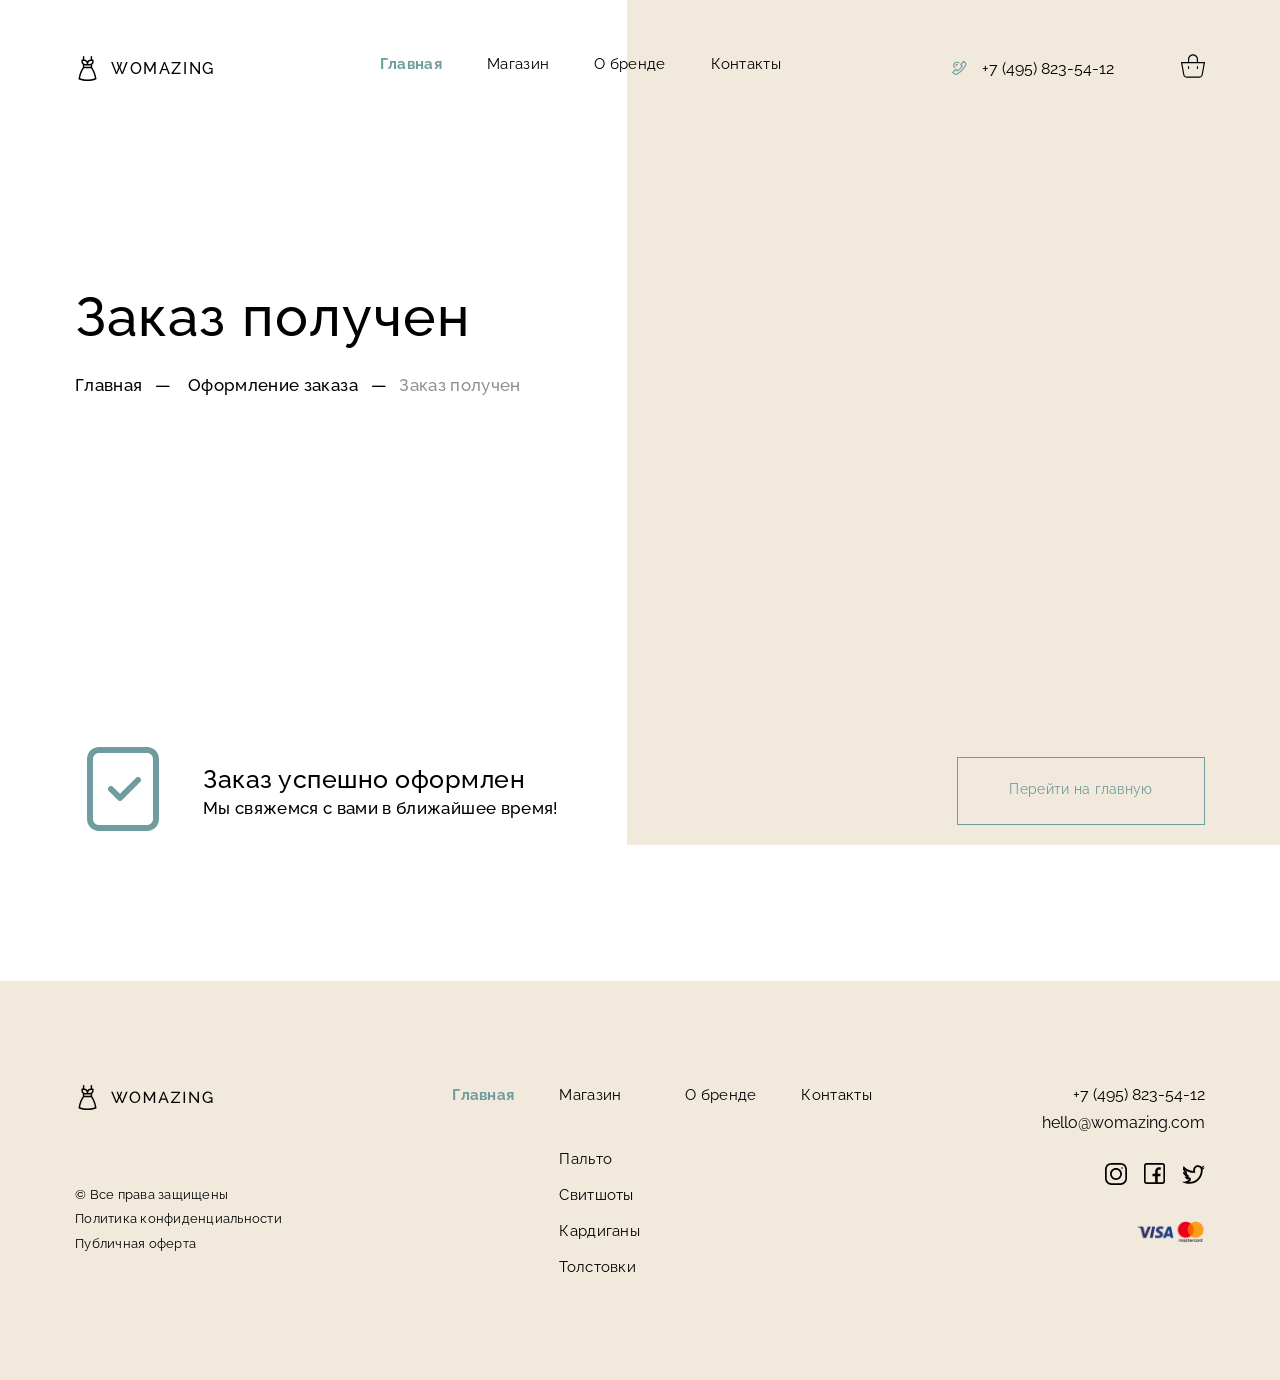
<file: succese.html>
<!DOCTYPE html>
<html lang="en">
<head>
    <meta charset="UTF-8">
    <meta name="viewport" content="width=device-width, initial-scale=1.0">
    <title>Оформление заказа</title>
    <link rel="stylesheet" href="./assets/styles/index.css">
</head>
<body>
   <header class="header" id="header">
    <div class="bc__section_hero_r"></div>
    
    <div class="container header__container">
        <div class="header__logo flex">
            <a class="flex" href="./index.html">
                <svg width="25" height="25" viewBox="0 0 25 25" fill="none" xmlns="http://www.w3.org/2000/svg">
            <path d="M21.5169 22.6493L21.1587 20.9776C20.4207 17.5332 19.0683 14.2964 17.1387 11.3529V8.64058C18.0275 7.97178 18.6035 6.9084 18.6035 5.71289V4.24805C18.6035 3.84355 18.2756 3.51562 17.8711 3.51562H17.1387V0.732422C17.1387 0.32793 16.8107 0 16.4062 0C16.0018 0 15.6738 0.32793 15.6738 0.732422V3.52339C14.3584 3.6001 13.2059 4.29209 12.5 5.31528C11.7941 4.29209 10.6416 3.6001 9.32617 3.52339V0.732422C9.32617 0.32793 8.99824 0 8.59375 0C8.18926 0 7.86133 0.32793 7.86133 0.732422V3.51562H7.1289C6.72441 3.51562 6.39648 3.84355 6.39648 4.24805V5.71289C6.39648 6.9084 6.97246 7.97178 7.86133 8.64058V11.3529C5.93174 14.2964 4.57934 17.5332 3.84126 20.9776L3.48305 22.6493C3.40649 23.0066 3.60507 23.3658 3.94853 23.4909C6.69741 24.4923 9.57451 25 12.5 25C15.4255 25 18.3026 24.4923 21.0515 23.4909C21.3949 23.3658 21.5935 23.0067 21.5169 22.6493ZM15.918 4.98047H17.1387V5.71289C17.1387 6.92446 16.153 7.91016 14.9414 7.91016H13.2324V7.66602C13.2324 6.1852 14.4372 4.98047 15.918 4.98047ZM7.86133 4.98047H9.08203C10.5628 4.98047 11.7676 6.1852 11.7676 7.66602V7.91016H10.0586C8.84702 7.91016 7.86133 6.92446 7.86133 5.71289V4.98047ZM10.0586 9.375H14.9414C15.1922 9.375 15.4371 9.34956 15.6738 9.30132V10.8398H9.32617V9.30132C9.56289 9.34956 9.80781 9.375 10.0586 9.375ZM12.5 23.5352C9.95849 23.5352 7.45561 23.128 5.05073 22.3244L5.27353 21.2846C5.96118 18.0757 7.21054 15.0566 8.98901 12.3047L16.0109 12.3047C17.7894 15.0566 19.0388 18.0757 19.7264 21.2845L19.9492 22.3244C17.5444 23.128 15.0415 23.5352 12.5 23.5352Z" fill="black"/>
            </svg>
            <h3 class="header__title_logo">Womazing</h3>
            </a>
            
        </div>
        <nav class="header__nav">
            <ul class="header__menu flex">
                <li class="header__list weight"><a href="./index.html">Главная</a></li>
                <li class="header__list"><a href="#">Магазин</a></li>
                <li class="header__list"><a href="#">О бренде</a></li>
                <li class="header__list"><a href="#">Контакты</a></li>
            </ul>
            <div class="header__mobile-menu">
                <a href="./cart.html">
                    <svg width="24" height="24" viewBox="0 0 24 24" fill="none" xmlns="http://www.w3.org/2000/svg">
                    <g clip-path="url(#clip0_64304_433)">
                    <path d="M23.8454 8.2243C23.7281 8.10906 23.5642 8.05442 23.4012 8.07624H17.0343V5.26295C17.0343 2.4826 14.7804 0.228699 12.0001 0.228699C9.21971 0.228699 6.96582 2.4826 6.96582 5.26295V8.07624H0.598861C0.421164 8.07624 0.243523 8.07624 0.154646 8.2243C0.0352739 8.33902 -0.0201042 8.5051 0.00659291 8.66851L2.22761 20.81C2.53789 22.5037 4.00034 23.7431 5.72199 23.7713H18.278C20.0046 23.7289 21.464 22.4797 21.7724 20.7804L23.9934 8.66851C24.0201 8.5051 23.9648 8.33902 23.8454 8.2243ZM8.1503 5.26295C8.1503 3.13682 9.87388 1.41324 12 1.41324C14.1261 1.41324 15.8497 3.13682 15.8497 5.26295V8.07624H8.1503V5.26295ZM20.5879 20.6323C20.3884 21.7547 19.4179 22.5759 18.278 22.5868H5.72199C4.58212 22.5759 3.61161 21.7547 3.41215 20.6323L1.30959 9.26078H22.6904L20.5879 20.6323Z" fill="black"/>
                    <path d="M16.4421 15.0354C16.7692 15.0354 17.0343 14.7702 17.0343 14.4431V12.6663C17.0343 12.3392 16.7692 12.074 16.4421 12.074C16.1149 12.074 15.8498 12.3392 15.8498 12.6663V14.4431C15.8497 14.7702 16.1149 15.0354 16.4421 15.0354Z" fill="black"/>
                    <path d="M7.55803 15.0354C7.88514 15.0354 8.1503 14.7702 8.1503 14.4431V12.6663C8.1503 12.3392 7.88514 12.074 7.55803 12.074C7.23092 12.074 6.96576 12.3392 6.96576 12.6663V14.4431C6.96576 14.7702 7.23092 15.0354 7.55803 15.0354Z" fill="black"/>
                    </g>
                    <defs>
                    <clipPath id="clip0_64304_433">
                    <rect width="24" height="24" fill="white"/>
                    </clipPath>
                    </defs>
                    </svg>
                </a>
                <input type="checkbox" id="burger" hidden>
                <label class="burger__btn" for="burger">
                    <span class="burger__line"></span>
                </label>
                <nav class="burger__menu">
                    <ul class="burger__list">
                        <li class="burger__item"><a href="./index.html">Главная</a></li>
                        <li class="burger__item"><a href="#">Магазин</a></li>
                        <li class="burger__item"><a href="#">О бренде</a></li>
                        <li class="burger__item"><a href="#">Контакты</a></li>
                    </ul>
                </nav>
                <label for="burger" class="overlay"></label>
            </div>
        </nav>
        <div class="header__shop_info flex">
            <div class="header__contact flex">
                
            <a href="tel:+74958235412" class="header__phone flex">
            <svg width="27" height="27" viewBox="0 0 27 27" fill="none" xmlns="http://www.w3.org/2000/svg">
            <g clip-path="url(#clip0_64250_339)">
            <path d="M8.25235 7.81643C6.75052 9.31823 6.75052 11.7618 8.25232 13.2636L9.05001 12.4659C7.9881 11.404 7.98807 9.67613 9.05004 8.61417C10.112 7.55224 11.8399 7.55224 12.9018 8.61414L13.6995 7.81646C12.1977 6.31463 9.75412 6.31466 8.25235 7.81643Z" />
            <path d="M9.84133 9.39119C9.20916 10.0234 9.20913 11.052 9.8413 11.6842L10.639 10.8865C10.5458 10.7934 10.4945 10.6695 10.4945 10.5377C10.4945 10.406 10.5459 10.2821 10.639 10.1889C10.7322 10.0958 10.8561 10.0444 10.9878 10.0444C11.1196 10.0444 11.2435 10.0958 11.3366 10.1889L12.1343 9.39122C11.5022 8.75902 10.4735 8.75902 9.84133 9.39119Z" />
            <path d="M19.7482 7.43513L17.855 5.54848L13.9233 9.47367L15.4475 11.0478C15.1921 11.5013 14.6378 12.3699 13.6933 13.3145C12.7486 14.2592 11.8736 14.8197 11.4158 15.0792L9.87255 13.5556L6.0022 17.4029L7.88504 19.2983C8.60479 20.0181 9.69992 20.2046 10.6101 19.7625C11.9991 19.0879 14.0954 17.8431 16.1942 15.7443C18.2931 13.6455 19.5378 11.5492 20.2124 10.1602C20.3723 9.83109 20.4499 9.47787 20.4499 9.12692C20.4499 8.5072 20.2077 7.89464 19.7482 7.43513ZM19.1977 9.66732C18.5609 10.9785 17.3845 12.9587 15.3965 14.9466C13.4086 16.9345 11.4284 18.1109 10.1173 18.7477C9.63929 18.9799 9.06281 18.8806 8.68414 18.5019L7.59739 17.4079L9.87537 15.1436L11.1901 16.4415L11.5418 16.2849C11.599 16.2595 12.9594 15.6438 14.4911 14.1121C16.0238 12.5795 16.6266 11.2305 16.6515 11.1739L16.804 10.8268L15.5067 9.48705L17.8558 7.14178L18.9511 8.23327C19.3306 8.6133 19.4298 9.18952 19.1977 9.66732Z" />
            </g>
            <defs>
            <clipPath id="clip0_64250_339">
            <rect width="17" height="17" fill="white" transform="translate(6 3)"/>
            </clipPath>
            </defs>
            </svg>
               <span class="header__number"> +7 (495) 823-54-12</span>
            </a>
            </div>
            <a href="./cart.html">
                <svg width="24" height="24" viewBox="0 0 24 24" fill="none" xmlns="http://www.w3.org/2000/svg">
                <g clip-path="url(#clip0_64246_433)">
                <path d="M23.8454 8.2243C23.7281 8.10906 23.5642 8.05442 23.4012 8.07624H17.0343V5.26295C17.0343 2.4826 14.7804 0.228699 12.0001 0.228699C9.21971 0.228699 6.96582 2.4826 6.96582 5.26295V8.07624H0.598861C0.421164 8.07624 0.243523 8.07624 0.154646 8.2243C0.0352739 8.33902 -0.0201042 8.5051 0.00659291 8.66851L2.22761 20.81C2.53789 22.5037 4.00034 23.7431 5.72199 23.7713H18.278C20.0046 23.7289 21.464 22.4797 21.7724 20.7804L23.9934 8.66851C24.0201 8.5051 23.9648 8.33902 23.8454 8.2243ZM8.1503 5.26295C8.1503 3.13682 9.87388 1.41324 12 1.41324C14.1261 1.41324 15.8497 3.13682 15.8497 5.26295V8.07624H8.1503V5.26295ZM20.5879 20.6323C20.3884 21.7547 19.4179 22.5759 18.278 22.5868H5.72199C4.58212 22.5759 3.61161 21.7547 3.41215 20.6323L1.30959 9.26078H22.6904L20.5879 20.6323Z" fill="black"/>
                <path d="M16.4421 15.0354C16.7692 15.0354 17.0343 14.7702 17.0343 14.4431V12.6663C17.0343 12.3392 16.7692 12.074 16.4421 12.074C16.1149 12.074 15.8498 12.3392 15.8498 12.6663V14.4431C15.8497 14.7702 16.1149 15.0354 16.4421 15.0354Z" fill="black"/>
                <path d="M7.55803 15.0354C7.88514 15.0354 8.1503 14.7702 8.1503 14.4431V12.6663C8.1503 12.3392 7.88514 12.074 7.55803 12.074C7.23092 12.074 6.96576 12.3392 6.96576 12.6663V14.4431C6.96576 14.7702 7.23092 15.0354 7.55803 15.0354Z" fill="black"/>
                </g>
                <defs>
                <clipPath id="clip0_64246_433">
                <rect width="24" height="24" fill="white"/>
                </clipPath>
                </defs>
                </svg>
            </a>

        </div>
    </div>
   </header>
    <section class="hero__finish">
        <div class="container">
            <h2 class="hero__title">Заказ получен</h2>
            <p class="cart__hero-desc checkout__hero-desc">Главная<span class="cart__hero-desc defis">—</span> <span class="cart__hero-desc ">Оформление заказа</span><span class="cart__hero-desc defis">—</span><span class="cart__hero-desc seryi">Заказ получен</span></p>
        </div>
    </section>
    <section class="status__panel">
        <div class="container status__panel_container flex">
            <div class="status__panel-content flex">
                <div class="status__panel-ikon">
                    <svg width="96" height="96" viewBox="0 0 96 96" fill="none" xmlns="http://www.w3.org/2000/svg">
                    <path fill-rule="evenodd" clip-rule="evenodd" d="M65.1219 36.8761C65.4013 37.1547 65.623 37.4858 65.7742 37.8502C65.9254 38.2147 66.0033 38.6054 66.0033 39.0001C66.0033 39.3947 65.9254 39.7854 65.7742 40.1499C65.623 40.5143 65.4013 40.8454 65.1219 41.1241L47.1219 59.124C46.8433 59.4034 46.5122 59.6251 46.1477 59.7763C45.7833 59.9276 45.3925 60.0054 44.9979 60.0054C44.6033 60.0054 44.2126 59.9276 43.8481 59.7763C43.4837 59.6251 43.1526 59.4034 42.8739 59.124L33.8739 50.1241C33.595 49.8451 33.3737 49.514 33.2228 49.1496C33.0718 48.7851 32.9941 48.3945 32.9941 48C32.9941 47.6056 33.0718 47.215 33.2228 46.8505C33.3737 46.4861 33.595 46.155 33.8739 45.876C34.1529 45.5971 34.484 45.3759 34.8484 45.2249C35.2129 45.074 35.6035 44.9963 35.9979 44.9963C36.3924 44.9963 36.783 45.074 37.1474 45.2249C37.5119 45.3759 37.843 45.5971 38.1219 45.876L44.9979 52.7581L60.8739 36.8761C61.1526 36.5967 61.4837 36.375 61.8481 36.2238C62.2126 36.0725 62.6033 35.9947 62.9979 35.9947C63.3925 35.9947 63.7833 36.0725 64.1477 36.2238C64.5122 36.375 64.8433 36.5967 65.1219 36.8761Z" fill="#6E9C9F"/>
                    <path fill-rule="evenodd" clip-rule="evenodd" d="M24 6H72C75.1826 6 78.2348 7.26428 80.4853 9.51472C82.7357 11.7652 84 14.8174 84 18V78C84 81.1826 82.7357 84.2348 80.4853 86.4853C78.2348 88.7357 75.1826 90 72 90H24C20.8174 90 17.7652 88.7357 15.5147 86.4853C13.2643 84.2348 12 81.1826 12 78V18C12 14.8174 13.2643 11.7652 15.5147 9.51472C17.7652 7.26428 20.8174 6 24 6ZM24 12C22.4087 12 20.8826 12.6321 19.7574 13.7574C18.6321 14.8826 18 16.4087 18 18V78C18 79.5913 18.6321 81.1174 19.7574 82.2426C20.8826 83.3679 22.4087 84 24 84H72C73.5913 84 75.1174 83.3679 76.2426 82.2426C77.3679 81.1174 78 79.5913 78 78V18C78 16.4087 77.3679 14.8826 76.2426 13.7574C75.1174 12.6321 73.5913 12 72 12H24Z" fill="#6E9C9F"/>
                    </svg>

                </div>
                <div class="status__panel-text__box">
                    <h4 class="status__panel-text">Заказ успешно оформлен</h4>
                    <p class="status__panel-text panel_desc">Мы свяжемся с вами в ближайшее время!</p>
                </div>
            </div>
            <a href="./index.html" class="btn__proz status__panel-btn">Перейти на главную</a>
        </div>
    </section>
      <footer class="footer" id="footer">
    <div class="container footer__container flex">
        <div class="footer__info">
            <svg width="139" height="25" viewBox="0 0 139 25" fill="none" xmlns="http://www.w3.org/2000/svg">
            <path d="M21.5169 22.6493L21.1587 20.9776C20.4207 17.5332 19.0683 14.2964 17.1387 11.3529V8.64058C18.0275 7.97178 18.6035 6.9084 18.6035 5.71289V4.24805C18.6035 3.84355 18.2756 3.51562 17.8711 3.51562H17.1387V0.732422C17.1387 0.32793 16.8107 0 16.4062 0C16.0018 0 15.6738 0.32793 15.6738 0.732422V3.52339C14.3584 3.6001 13.2059 4.29209 12.5 5.31528C11.7941 4.29209 10.6416 3.6001 9.32617 3.52339V0.732422C9.32617 0.32793 8.99824 0 8.59375 0C8.18926 0 7.86133 0.32793 7.86133 0.732422V3.51562H7.1289C6.72441 3.51562 6.39648 3.84355 6.39648 4.24805V5.71289C6.39648 6.9084 6.97246 7.97178 7.86133 8.64058V11.3529C5.93174 14.2964 4.57934 17.5332 3.84126 20.9776L3.48305 22.6493C3.40649 23.0066 3.60507 23.3658 3.94853 23.4909C6.69741 24.4923 9.57451 25 12.5 25C15.4255 25 18.3026 24.4923 21.0515 23.4909C21.3949 23.3658 21.5935 23.0067 21.5169 22.6493ZM15.918 4.98047H17.1387V5.71289C17.1387 6.92446 16.153 7.91016 14.9414 7.91016H13.2324V7.66602C13.2324 6.1852 14.4372 4.98047 15.918 4.98047ZM7.86133 4.98047H9.08203C10.5628 4.98047 11.7676 6.1852 11.7676 7.66602V7.91016H10.0586C8.84702 7.91016 7.86133 6.92446 7.86133 5.71289V4.98047ZM10.0586 9.375H14.9414C15.1922 9.375 15.4371 9.34956 15.6738 9.30132V10.8398H9.32617V9.30132C9.56289 9.34956 9.80781 9.375 10.0586 9.375ZM12.5 23.5352C9.95849 23.5352 7.45561 23.128 5.05073 22.3244L5.27353 21.2846C5.96118 18.0757 7.21054 15.0566 8.98901 12.3047L16.0109 12.3047C17.7894 15.0566 19.0388 18.0757 19.7264 21.2845L19.9492 22.3244C17.5444 23.128 15.0415 23.5352 12.5 23.5352Z" fill="black"/>
            <path d="M41.52 6.704H42.88L44.384 10.656L45.904 6.704H47.264L45.296 11.648L47.248 16.336L51.088 6.64H52.656L47.904 18H46.656L44.4 12.64L42.128 18H40.88L36.144 6.64H37.696L41.552 16.336L43.488 11.648L41.52 6.704ZM59.9274 18.08C59.1274 18.08 58.402 17.92 57.7514 17.6C57.1007 17.28 56.5354 16.848 56.0554 16.304C55.586 15.7493 55.2234 15.1307 54.9674 14.448C54.7114 13.7547 54.5834 13.0453 54.5834 12.32C54.5834 11.5627 54.7167 10.8427 54.9834 10.16C55.2607 9.46667 55.6394 8.85333 56.1194 8.32C56.61 7.776 57.1807 7.34933 57.8314 7.04C58.482 6.72 59.1914 6.56 59.9594 6.56C60.7594 6.56 61.4847 6.72533 62.1354 7.056C62.786 7.38667 63.346 7.82933 63.8154 8.384C64.2847 8.93867 64.6474 9.55733 64.9034 10.24C65.1594 10.9227 65.2874 11.6213 65.2874 12.336C65.2874 13.0933 65.154 13.8187 64.8874 14.512C64.6207 15.1947 64.242 15.808 63.7514 16.352C63.2714 16.8853 62.706 17.3067 62.0554 17.616C61.4047 17.9253 60.6954 18.08 59.9274 18.08ZM56.0394 12.32C56.0394 12.896 56.13 13.456 56.3114 14C56.5034 14.5333 56.77 15.008 57.1114 15.424C57.4527 15.84 57.8634 16.1707 58.3434 16.416C58.8234 16.6613 59.3567 16.784 59.9434 16.784C60.5514 16.784 61.0954 16.656 61.5754 16.4C62.0554 16.144 62.4607 15.8027 62.7914 15.376C63.1327 14.9493 63.3887 14.4693 63.5594 13.936C63.7407 13.4027 63.8314 12.864 63.8314 12.32C63.8314 11.744 63.7354 11.1893 63.5434 10.656C63.362 10.1227 63.0954 9.648 62.7434 9.232C62.402 8.80533 61.9914 8.47467 61.5114 8.24C61.042 7.99467 60.5194 7.872 59.9434 7.872C59.3354 7.872 58.7914 8 58.3114 8.256C57.8314 8.50133 57.4207 8.83733 57.0794 9.264C56.7487 9.69067 56.4927 10.1707 56.3114 10.704C56.13 11.2267 56.0394 11.7653 56.0394 12.32ZM78.7121 18V9.328L74.9681 16H74.0881L70.3281 9.328V18H68.8881V6.64H70.4081L74.5201 14.016L78.6481 6.64H80.1521V18H78.7121ZM87.9285 6.64H89.1445L93.7845 18H92.2485L90.9045 14.672H86.1365L84.8085 18H83.2725L87.9285 6.64ZM90.5845 13.552L88.5365 8.304L86.4245 13.552H90.5845ZM96.0526 16.88L103.381 7.92H96.1966V6.64H105.061V7.76L97.8606 16.72H105.061V18H96.0526V16.88ZM108.594 18V6.64H110.034V18H108.594ZM115.791 9.296V18H114.351V6.64H115.567L122.511 15.52V6.656H123.951V18H122.639L115.791 9.296ZM132.823 18.08C132.076 18.08 131.378 17.92 130.727 17.6C130.087 17.2693 129.527 16.832 129.047 16.288C128.567 15.7333 128.194 15.1147 127.927 14.432C127.66 13.7387 127.527 13.024 127.527 12.288C127.527 11.52 127.66 10.7947 127.927 10.112C128.194 9.41867 128.562 8.80533 129.031 8.272C129.511 7.73867 130.071 7.32267 130.711 7.024C131.362 6.71467 132.066 6.56 132.823 6.56C133.922 6.56 134.828 6.78933 135.543 7.248C136.258 7.70667 136.796 8.304 137.159 9.04L136.055 9.808C135.724 9.14667 135.271 8.656 134.695 8.336C134.119 8.016 133.484 7.856 132.791 7.856C132.215 7.856 131.692 7.97867 131.223 8.224C130.754 8.46933 130.348 8.80533 130.007 9.232C129.676 9.648 129.42 10.1227 129.239 10.656C129.068 11.1893 128.983 11.744 128.983 12.32C128.983 13.1307 129.154 13.8773 129.495 14.56C129.847 15.232 130.322 15.7707 130.919 16.176C131.516 16.5813 132.188 16.784 132.935 16.784C133.543 16.784 134.124 16.64 134.679 16.352C135.244 16.0533 135.778 15.6 136.279 14.992V13.424H133.831V12.336H137.495V18H136.279V16.464C135.298 17.5413 134.146 18.08 132.823 18.08Z" fill="black"/>
            </svg>
            <div class="footer__content">
                <p class="footer__desc">© Все права защищены </p>
                <p class="footer__desc">Политика конфиденциальности </p>
                <p class="footer__desc">Публичная оферта </p>
            </div>
        </div>
        <nav class="footer__nav flex">
            <ul class="footer__menu ">
                <li class="footer__list zg"><a href="./index.html">Главная</a></li>
            </ul>
            <ul class="footer__menu ">
                <li class="footer__list "><a href="#">Магазин</a></li>
                <div class="footer__box">
                    <li class="footer__list list"><a href="#">Пальто</a></li>
                    <li class="footer__list"><a href="#">Свитшоты</a></li>
                    <li class="footer__list"><a href="#">Кардиганы</a></li>
                    <li class="footer__list"><a href="#">Толстовки</a></li>
                </div>
            </ul>
            <ul class="footer__menu ">
                <li class="footer__list"><a href="#">О бренде</a></li>
            </ul>
            <ul class="footer__menu ">
                <li class="footer__list"><a href="#">Контакты</a></li>
            </ul>
        </nav>
        <div class="footer__contact flex">
            <div class="footer__contact__box flex">
                <a href="tel:+74958235412">+7 (495) 823-54-12</a>
                <a href="mailto:hello@womazing.com">hello@womazing.com</a>
            </div>
            <div class="footer__ikon flex">
                <div class="instsgram">
                    <a href="#">
                        <svg width="22" height="22" viewBox="0 0 22 22" fill="none" xmlns="http://www.w3.org/2000/svg">
                        <g clip-path="url(#clip0_4_278)">
                        <path d="M15.6094 0H6.39066C2.86683 0 0 2.86683 0 6.39066V15.6093C0 19.1332 2.86683 22 6.39066 22H15.6093C19.1332 22 22 19.1332 22 15.6094V6.39066C22 2.86683 19.1332 0 15.6094 0ZM20.2812 15.6093C20.2812 18.1854 18.1854 20.2812 15.6094 20.2812H6.39066C3.81455 20.2812 1.71875 18.1854 1.71875 15.6094V6.39066C1.71875 3.81455 3.81455 1.71875 6.39066 1.71875H15.6093C18.1854 1.71875 20.2812 3.81455 20.2812 6.39066V15.6093Z" fill="black"/>
                        <path d="M11 5.07031C7.73034 5.07031 5.07031 7.73034 5.07031 11C5.07031 14.2697 7.73034 16.9297 11 16.9297C14.2697 16.9297 16.9297 14.2697 16.9297 11C16.9297 7.73034 14.2697 5.07031 11 5.07031ZM11 15.2109C8.6781 15.2109 6.78906 13.3219 6.78906 11C6.78906 8.6781 8.6781 6.78906 11 6.78906C13.3219 6.78906 15.2109 8.6781 15.2109 11C15.2109 13.3219 13.3219 15.2109 11 15.2109Z" fill="black"/>
                        <path d="M17.0156 5.84375C17.4902 5.84375 17.875 5.45899 17.875 4.98438C17.875 4.50976 17.4902 4.125 17.0156 4.125C16.541 4.125 16.1562 4.50976 16.1562 4.98438C16.1562 5.45899 16.541 5.84375 17.0156 5.84375Z" fill="black"/>
                        </g>
                        <defs>
                        <clipPath id="clip0_4_278">
                        <rect width="22" height="22" fill="white"/>
                        </clipPath>
                        </defs>
                        </svg>
                    </a>
                </div>
                <div class="facebook">
                    <a href="#">
                        <svg width="21" height="21" viewBox="0 0 21 21" fill="none" xmlns="http://www.w3.org/2000/svg">
                        <g clip-path="url(#clip0_4_303)">
                        <path d="M18.5391 0H2.46094C1.1039 0 0 1.1039 0 2.46094V18.5391C0 19.8961 1.1039 21 2.46094 21H18.5391C19.8961 21 21 19.8961 21 18.5391V2.46094C21 1.1039 19.8961 0 18.5391 0ZM19.3594 18.5391C19.3594 18.9914 18.9914 19.3594 18.5391 19.3594H13.6992V13.3711H16.3253L16.6314 10.8281H13.6992V8.08008C13.6992 7.37865 14.2283 6.84961 14.9297 6.84961H16.7754V4.4707C16.2896 4.40213 15.3525 4.30664 14.9297 4.30664C13.973 4.30664 13.0141 4.71023 12.2989 5.41374C11.5621 6.13857 11.1562 7.08801 11.1562 8.08729V10.8281H8.49023V13.3711H11.1562V19.3594H2.46094C2.00864 19.3594 1.64062 18.9914 1.64062 18.5391V2.46094C1.64062 2.00864 2.00864 1.64062 2.46094 1.64062H18.5391C18.9914 1.64062 19.3594 2.00864 19.3594 2.46094V18.5391Z" fill="black"/>
                        </g>
                        <defs>
                        <clipPath id="clip0_4_303">
                        <rect width="21" height="21" fill="white"/>
                        </clipPath>
                        </defs>
                        </svg>
                    </a>
                </div>
                <div class="twitter">
                    <a href="#">
                        <svg width="23" height="23" viewBox="0 0 23 23" fill="none" xmlns="http://www.w3.org/2000/svg">
                        <path d="M20.2712 5.16525L20.2598 5.12109C21.2343 4.53688 22.0211 3.5738 22.3711 2.4707C21.4584 3.01367 20.3904 3.42561 19.3164 3.63867C18.4552 2.7211 17.3061 2.15625 15.9473 2.15625C13.3429 2.15625 11.1855 4.26475 11.1855 6.87305C11.1855 7.24419 11.238 7.60752 11.3203 7.95117V7.99609C7.43875 7.77436 3.92429 5.80031 1.61719 2.96484C1.21231 3.66248 0.988281 4.65939 0.988281 5.52539C0.988281 6.87305 1.78852 8.67805 3.05469 9.52344V9.61328C2.29865 9.58278 1.52429 9.06195 0.898438 8.71484C0.898438 8.73546 0.92584 8.76026 0.92584 8.78088C0.92584 11.0696 2.6034 13.0436 4.76172 13.4766C4.38559 13.5761 3.85582 13.6562 3.45898 13.6562C3.15361 13.6562 2.84877 13.5765 2.56055 13.5215C3.16102 15.3978 4.89648 16.6211 6.96289 16.6211V16.666C5.35446 17.913 3.31577 18.7773 1.12305 18.7773C0.742154 18.7773 0.269531 18.7324 0 18.6875C2.08622 20.0277 4.56631 20.8438 7.23242 20.8438C15.9102 20.8438 20.6641 13.7012 20.6641 7.45703V6.82812C21.5871 6.16144 22.3686 5.26098 23 4.3125C23 4.3125 21.3439 5.09724 20.2712 5.16525ZM18.8672 7.45703C18.8672 8.80523 18.6031 10.221 18.1035 11.5512C17.5785 12.9492 16.8227 14.2107 15.8574 15.3005C14.3434 17.0096 11.6181 19.0469 7.23242 19.0469C7.10354 19.0469 6.97488 19.0446 6.84623 19.0402C7.26966 18.7945 7.67661 18.5211 8.06384 18.2209L8.75977 17.6814V16.8008V16.6211V14.8242L8.0195 14.816C7.21005 14.807 6.55859 14.1483 6.55859 13.3388V11.8696L5.58689 11.6502C5.1569 11.5531 4.85156 11.1711 4.85156 10.7303V9.61328V9.47852L4.8291 8.5626L4.02999 8.02907C3.6849 7.73874 3.37215 7.32406 3.14934 6.87529C5.50724 8.59481 8.30758 9.62379 11.2178 9.79005L13.1172 9.89854V7.99609V7.95117V7.73892L13.0677 7.5325C13.0111 7.29626 12.9824 7.07439 12.9824 6.87305C12.9824 6.09931 13.2911 5.3687 13.8517 4.81576C14.4156 4.25949 15.1598 3.95312 15.9473 3.95312C16.7434 3.95312 17.4362 4.26106 18.0063 4.86841L18.4647 5.35684L18.5202 5.57112L18.5316 5.61528L18.8672 6.91262V7.45703Z" fill="black"/>
                        </svg>
                    </a>
                </div>
            </div>
            <a href="#" class="payment-methods">
                <svg width="68" height="22" viewBox="0 0 68 22" fill="none" xmlns="http://www.w3.org/2000/svg" xmlns:xlink="http://www.w3.org/1999/xlink">
                <rect width="68" height="22" fill="url(#pattern0_4_327)"/>
                <defs>
                <pattern id="pattern0_4_327" patternContentUnits="objectBoundingBox" width="1" height="1">
                <use xlink:href="#image0_4_327" transform="matrix(0.000869703 0 0 0.00268817 -0.00268817 0)"/>
                </pattern>
                <image id="image0_4_327" width="1156" height="372" preserveAspectRatio="none" xlink:href="[data-uri]"/>
                </defs>
                </svg>

            </a>
        </div>
    </div>
   </footer>
</body>
</html>
</file>
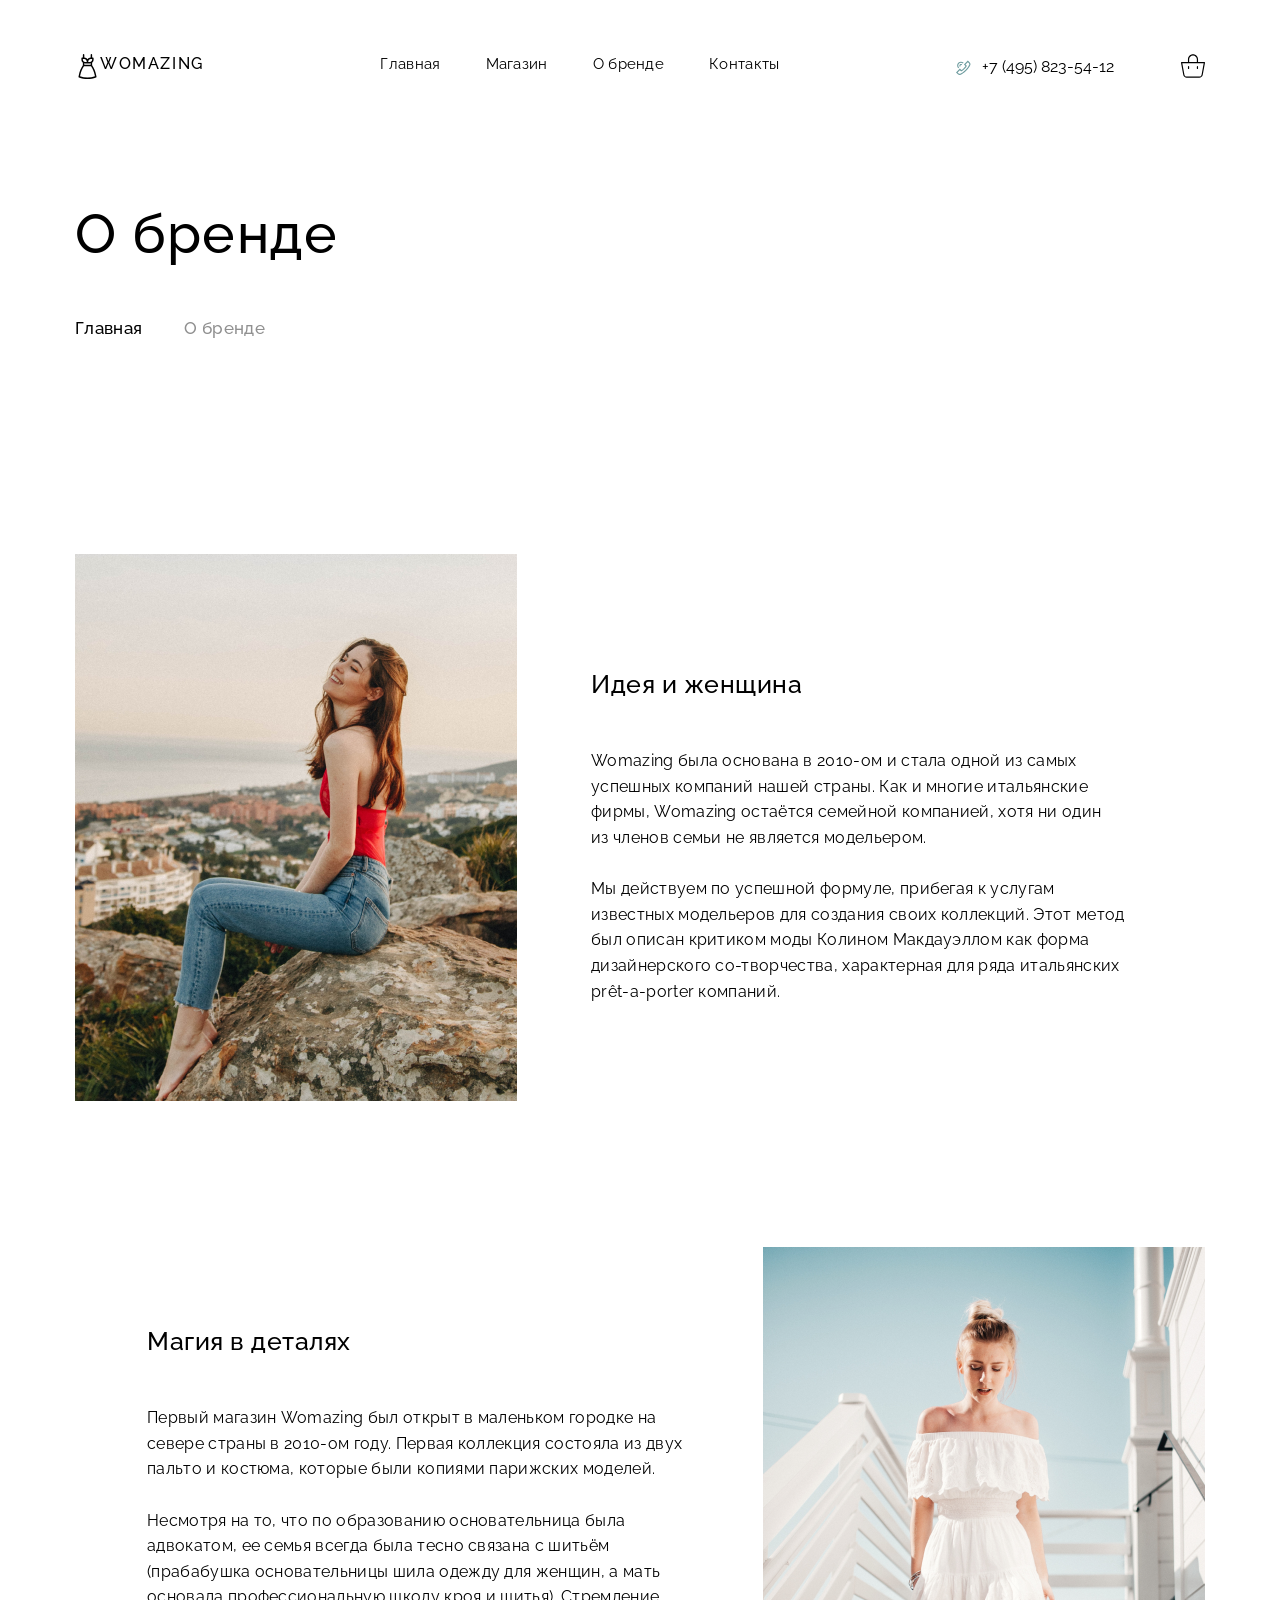
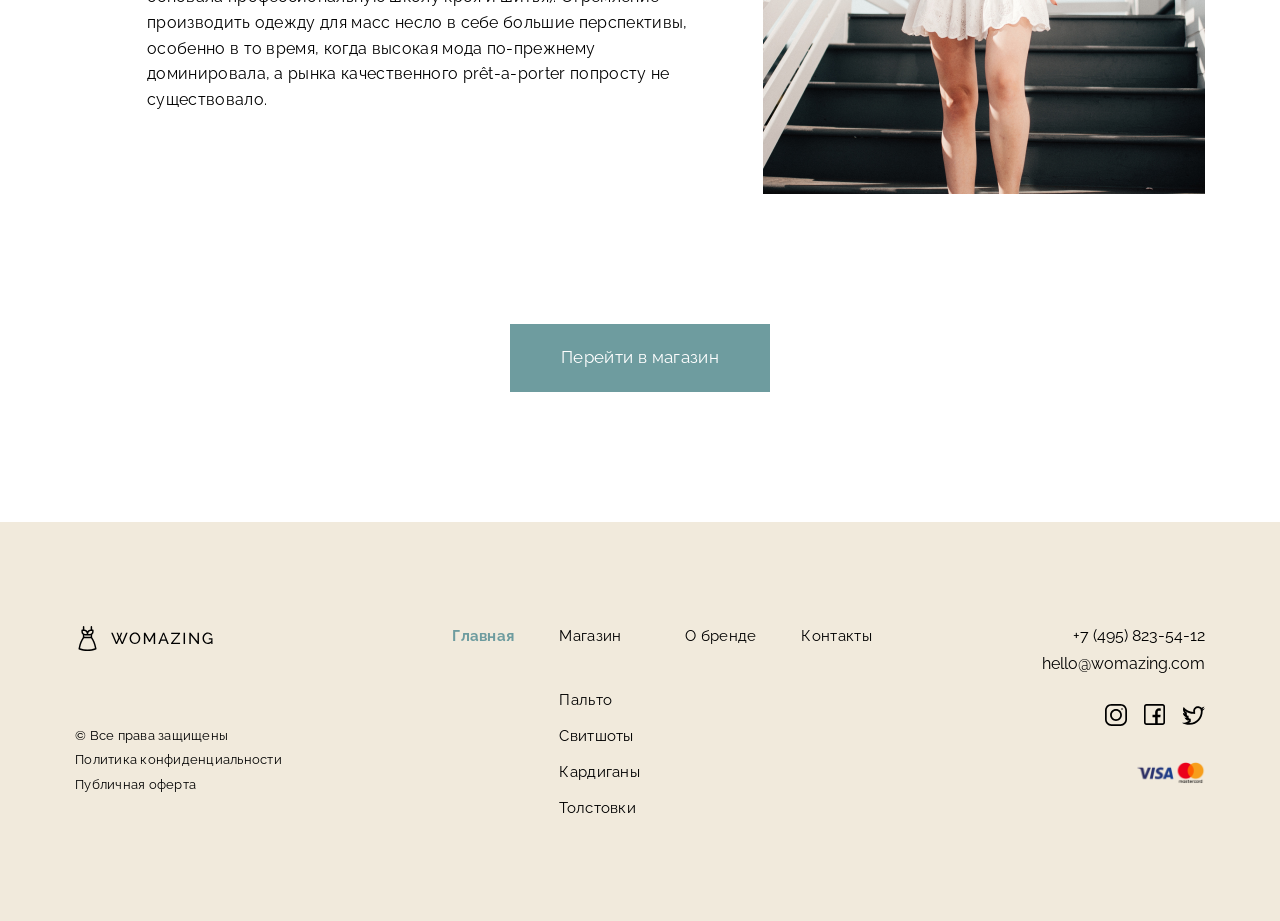
<file: Womazing/aboutbrand.html>
<!DOCTYPE html>
<html lang="ru  ">
<head>
    <meta charset="UTF-8">
    <meta name="viewport" content="width=device-width, initial-scale=1.0">
    <title>About brand</title>
    <link rel="stylesheet" href="./assets/mystyles/mystyle.css">
</head>
<body>
   <header class="header" id="header">
    <div class="container header__container">
        <div class="header__logo flex">
            <svg width="25" height="25" viewBox="0 0 25 25" fill="none" xmlns="http://www.w3.org/2000/svg">
            <path d="M21.5169 22.6493L21.1587 20.9776C20.4207 17.5332 19.0683 14.2964 17.1387 11.3529V8.64058C18.0275 7.97178 18.6035 6.9084 18.6035 5.71289V4.24805C18.6035 3.84355 18.2756 3.51562 17.8711 3.51562H17.1387V0.732422C17.1387 0.32793 16.8107 0 16.4062 0C16.0018 0 15.6738 0.32793 15.6738 0.732422V3.52339C14.3584 3.6001 13.2059 4.29209 12.5 5.31528C11.7941 4.29209 10.6416 3.6001 9.32617 3.52339V0.732422C9.32617 0.32793 8.99824 0 8.59375 0C8.18926 0 7.86133 0.32793 7.86133 0.732422V3.51562H7.1289C6.72441 3.51562 6.39648 3.84355 6.39648 4.24805V5.71289C6.39648 6.9084 6.97246 7.97178 7.86133 8.64058V11.3529C5.93174 14.2964 4.57934 17.5332 3.84126 20.9776L3.48305 22.6493C3.40649 23.0066 3.60507 23.3658 3.94853 23.4909C6.69741 24.4923 9.57451 25 12.5 25C15.4255 25 18.3026 24.4923 21.0515 23.4909C21.3949 23.3658 21.5935 23.0067 21.5169 22.6493ZM15.918 4.98047H17.1387V5.71289C17.1387 6.92446 16.153 7.91016 14.9414 7.91016H13.2324V7.66602C13.2324 6.1852 14.4372 4.98047 15.918 4.98047ZM7.86133 4.98047H9.08203C10.5628 4.98047 11.7676 6.1852 11.7676 7.66602V7.91016H10.0586C8.84702 7.91016 7.86133 6.92446 7.86133 5.71289V4.98047ZM10.0586 9.375H14.9414C15.1922 9.375 15.4371 9.34956 15.6738 9.30132V10.8398H9.32617V9.30132C9.56289 9.34956 9.80781 9.375 10.0586 9.375ZM12.5 23.5352C9.95849 23.5352 7.45561 23.128 5.05073 22.3244L5.27353 21.2846C5.96118 18.0757 7.21054 15.0566 8.98901 12.3047L16.0109 12.3047C17.7894 15.0566 19.0388 18.0757 19.7264 21.2845L19.9492 22.3244C17.5444 23.128 15.0415 23.5352 12.5 23.5352Z" fill="black"/>
            </svg>
            <h3 class="header__title_logo">Womazing</h3>
        </div>
        <nav class="header__nav">
            <ul class="header__menu flex">
                <li class="header__list header_list2"><a href="index.html">Главная</a></li>
                <li class="header__list" ><a href="oneitems.html">Магазин</a></li>
                <li class="header__list"><a href="aboutbrand.html">О бренде</a></li>
                <li class="header__list"><a href="contact.html">Контакты</a></li>
            </ul>
                        <div class="header__mobile-menu">
                <a href="./cart.html">
                    <svg width="24" height="24" viewBox="0 0 24 24" fill="none" xmlns="http://www.w3.org/2000/svg">
                    <g clip-path="url(#clip0_64304_433)">
                    <path d="M23.8454 8.2243C23.7281 8.10906 23.5642 8.05442 23.4012 8.07624H17.0343V5.26295C17.0343 2.4826 14.7804 0.228699 12.0001 0.228699C9.21971 0.228699 6.96582 2.4826 6.96582 5.26295V8.07624H0.598861C0.421164 8.07624 0.243523 8.07624 0.154646 8.2243C0.0352739 8.33902 -0.0201042 8.5051 0.00659291 8.66851L2.22761 20.81C2.53789 22.5037 4.00034 23.7431 5.72199 23.7713H18.278C20.0046 23.7289 21.464 22.4797 21.7724 20.7804L23.9934 8.66851C24.0201 8.5051 23.9648 8.33902 23.8454 8.2243ZM8.1503 5.26295C8.1503 3.13682 9.87388 1.41324 12 1.41324C14.1261 1.41324 15.8497 3.13682 15.8497 5.26295V8.07624H8.1503V5.26295ZM20.5879 20.6323C20.3884 21.7547 19.4179 22.5759 18.278 22.5868H5.72199C4.58212 22.5759 3.61161 21.7547 3.41215 20.6323L1.30959 9.26078H22.6904L20.5879 20.6323Z" fill="black"/>
                    <path d="M16.4421 15.0354C16.7692 15.0354 17.0343 14.7702 17.0343 14.4431V12.6663C17.0343 12.3392 16.7692 12.074 16.4421 12.074C16.1149 12.074 15.8498 12.3392 15.8498 12.6663V14.4431C15.8497 14.7702 16.1149 15.0354 16.4421 15.0354Z" fill="black"/>
                    <path d="M7.55803 15.0354C7.88514 15.0354 8.1503 14.7702 8.1503 14.4431V12.6663C8.1503 12.3392 7.88514 12.074 7.55803 12.074C7.23092 12.074 6.96576 12.3392 6.96576 12.6663V14.4431C6.96576 14.7702 7.23092 15.0354 7.55803 15.0354Z" fill="black"/>
                    </g>
                    <defs>
                    <clipPath id="clip0_64304_433">
                    <rect width="24" height="24" fill="white"/>
                    </clipPath>
                    </defs>
                    </svg>
                </a>
                <input type="checkbox" id="burger" hidden>
                <label class="burger__btn" for="burger">
                    <span class="burger__line"></span>
                </label>
                <nav class="burger__menu">
                    <ul class="burger__list">
                        <li class="burger__item"><a href="./index.html">Главная</a></li>
                        <li class="burger__item"><a href="#">Магазин</a></li>
                        <li class="burger__item"><a href="#">О бренде</a></li>
                        <li class="burger__item"><a href="#">Контакты</a></li>
                    </ul>
                </nav>
                <label for="burger" class="overlay"></label>
            </div>
        </nav>
        <div class="header__shop_info flex">
            <div class="header__contact flex">
                
            <a href="tel:+74958235412" class="header__phone flex">
            <svg width="17" height="17" viewBox="0 0 17 17" fill="none" xmlns="http://www.w3.org/2000/svg">
            <g clip-path="url(#clip0_64246_422)">
            <path d="M2.25241 4.81643C0.750584 6.31823 0.750584 8.7618 2.25238 10.2636L3.05007 9.46592C1.98816 8.40402 1.98814 6.67613 3.0501 5.61417C4.11203 4.55224 5.83992 4.55224 6.90185 5.61414L7.69953 4.81646C6.19776 3.31463 3.75418 3.31466 2.25241 4.81643Z" fill="#6E9C9F"/>
            <path d="M3.84127 6.39119C3.2091 7.02336 3.20907 8.05201 3.84124 8.68421L4.63895 7.88653C4.54578 7.79335 4.49446 7.66947 4.49446 7.53772C4.49446 7.40599 4.54581 7.2821 4.63898 7.18893C4.73215 7.09576 4.85603 7.04444 4.98776 7.04444C5.11952 7.04444 5.24343 7.09576 5.33658 7.18893L6.13426 6.39122C5.50209 5.75902 4.47344 5.75902 3.84127 6.39119Z" fill="#6E9C9F"/>
            <path d="M13.7483 4.43513L11.8551 2.54848L7.92337 6.47367L9.44758 8.04781C9.19214 8.50125 8.6379 9.3699 7.69334 10.3145C6.74865 11.2592 5.87366 11.8197 5.41587 12.0792L3.87261 10.5556L0.0022583 14.4029L1.8851 16.2983C2.60485 17.0181 3.69998 17.2046 4.6102 16.7625C5.99921 16.0879 8.09546 14.8431 10.1943 12.7443C12.2931 10.6455 13.5379 8.54924 14.2125 7.16023C14.3723 6.83109 14.45 6.47787 14.45 6.12692C14.45 5.5072 14.2078 4.89464 13.7483 4.43513ZM13.1977 6.66732C12.5609 7.97846 11.3845 9.95865 9.39661 11.9466C7.40868 13.9345 5.42849 15.1109 4.11735 15.7477C3.63935 15.9799 3.06287 15.8806 2.6842 15.5019L1.59746 14.4079L3.87543 12.1436L5.19015 13.4415L5.5419 13.2849C5.59905 13.2595 6.95947 12.6438 8.49116 11.1121C10.0239 9.57947 10.6267 8.23054 10.6515 8.17386L10.8041 7.82683L9.50677 6.48705L11.8559 4.14178L12.9512 5.23327C13.3307 5.6133 13.4298 6.18952 13.1977 6.66732Z" fill="#6E9C9F"/>
            </g>
            <defs>
            <clipPath id="clip0_64246_422">
            <rect width="17" height="17" fill="white"/>
            </clipPath>
            </defs>
            </svg>
               <span class="header__number"> +7 (495) 823-54-12</span>
            </a>
            </div>
            <svg width="24" height="24" viewBox="0 0 24 24" fill="none" xmlns="http://www.w3.org/2000/svg">
            <g clip-path="url(#clip0_64246_433)">
            <path d="M23.8454 8.2243C23.7281 8.10906 23.5642 8.05442 23.4012 8.07624H17.0343V5.26295C17.0343 2.4826 14.7804 0.228699 12.0001 0.228699C9.21971 0.228699 6.96582 2.4826 6.96582 5.26295V8.07624H0.598861C0.421164 8.07624 0.243523 8.07624 0.154646 8.2243C0.0352739 8.33902 -0.0201042 8.5051 0.00659291 8.66851L2.22761 20.81C2.53789 22.5037 4.00034 23.7431 5.72199 23.7713H18.278C20.0046 23.7289 21.464 22.4797 21.7724 20.7804L23.9934 8.66851C24.0201 8.5051 23.9648 8.33902 23.8454 8.2243ZM8.1503 5.26295C8.1503 3.13682 9.87388 1.41324 12 1.41324C14.1261 1.41324 15.8497 3.13682 15.8497 5.26295V8.07624H8.1503V5.26295ZM20.5879 20.6323C20.3884 21.7547 19.4179 22.5759 18.278 22.5868H5.72199C4.58212 22.5759 3.61161 21.7547 3.41215 20.6323L1.30959 9.26078H22.6904L20.5879 20.6323Z" fill="black"/>
            <path d="M16.4421 15.0354C16.7692 15.0354 17.0343 14.7702 17.0343 14.4431V12.6663C17.0343 12.3392 16.7692 12.074 16.4421 12.074C16.1149 12.074 15.8498 12.3392 15.8498 12.6663V14.4431C15.8497 14.7702 16.1149 15.0354 16.4421 15.0354Z" fill="black"/>
            <path d="M7.55803 15.0354C7.88514 15.0354 8.1503 14.7702 8.1503 14.4431V12.6663C8.1503 12.3392 7.88514 12.074 7.55803 12.074C7.23092 12.074 6.96576 12.3392 6.96576 12.6663V14.4431C6.96576 14.7702 7.23092 15.0354 7.55803 15.0354Z" fill="black"/>
            </g>
            <defs>
            <clipPath id="clip0_64246_433">
            <rect width="24" height="24" fill="white"/>
            </clipPath>
            </defs>
            </svg>
        </div>
    </div>
   </header>

   <section class="hero_aboutbrand">
    <div class="hero_aboutbrand_container">
        <h1 class="hero_title">О бренде</h1>
        <div class="hero_breadcrumb">
            <p class="shot_text">Главная</p>
            <p class="shot_text text_3">О бренде</p>
        </div>
    </div>
    <div class="about_body container">
        <div class="about_row">
            <div class="about_media">
                <img src="./assets/images/aboutbrandfirstimg.png"
                    alt="Основательница Womazing"
                    class="about_image"
                    loading="lazy" />
        </div>
        <div class="about_content">
            <h2 class="about_subtitle">Идея и женщина</h2>
            <p class="about_text">Womazing была основана в 2010-ом и стала одной из самых успешных компаний нашей страны. Как и многие итальянские фирмы, Womazing остаётся семейной компанией, хотя ни один<br> из членов семьи не является модельером.<br><br></p>
            <p class="about_text">Мы действуем по успешной формуле, прибегая к услугам известных модельеров для создания своих коллекций. Этот метод был описан критиком моды Колином Макдауэллом как форма дизайнерского со-творчества, характерная для ряда итальянских prêt-a-porter компаний. </p>
        </div>
        </div>
            <div class="about_row about_row--reversed">
            <div class="about_media">
                <img src="./assets/images/aboutbrandsecondpng.png"
                    alt="Магазин Womazing"
                    class="about_image"
                    loading="lazy" />
        </div>
        <div class="about_content about_content2">
            <h2 class="about_subtitle ">Магия в деталях</h2>
            <p class="about_text">Первый магазин Womazing был открыт в маленьком городке на севере страны в 2010-ом году. Первая коллекция состояла из двух пальто и костюма, которые были копиями парижских моделей.<br><br></p>
            <p class="about_text">Несмотря на то, что по образованию основательница была адвокатом, ее семья всегда была тесно связана с шитьём (прабабушка основательницы шила одежду для женщин, а мать основала профессиональную школу кроя и шитья). Стремление производить одежду для масс несло в себе большие перспективы, особенно в то время, когда высокая мода по-прежнему доминировала, а рынка качественного prêt-a-porter попросту не существовало. </p>
        </div>
        </div>
    
        <!-- CTA -->
        <div class="quantity-aboutbrand">
            <button class=" brand_basket">Перейти в магазин</button>
        </div>

    </div>
   </section>

   <section>
       <footer class="footer" id="footer">
    <div class="container footer__container flex">
        <div class="footer__info">
            <svg width="139" height="25" viewBox="0 0 139 25" fill="none" xmlns="http://www.w3.org/2000/svg">
            <path d="M21.5169 22.6493L21.1587 20.9776C20.4207 17.5332 19.0683 14.2964 17.1387 11.3529V8.64058C18.0275 7.97178 18.6035 6.9084 18.6035 5.71289V4.24805C18.6035 3.84355 18.2756 3.51562 17.8711 3.51562H17.1387V0.732422C17.1387 0.32793 16.8107 0 16.4062 0C16.0018 0 15.6738 0.32793 15.6738 0.732422V3.52339C14.3584 3.6001 13.2059 4.29209 12.5 5.31528C11.7941 4.29209 10.6416 3.6001 9.32617 3.52339V0.732422C9.32617 0.32793 8.99824 0 8.59375 0C8.18926 0 7.86133 0.32793 7.86133 0.732422V3.51562H7.1289C6.72441 3.51562 6.39648 3.84355 6.39648 4.24805V5.71289C6.39648 6.9084 6.97246 7.97178 7.86133 8.64058V11.3529C5.93174 14.2964 4.57934 17.5332 3.84126 20.9776L3.48305 22.6493C3.40649 23.0066 3.60507 23.3658 3.94853 23.4909C6.69741 24.4923 9.57451 25 12.5 25C15.4255 25 18.3026 24.4923 21.0515 23.4909C21.3949 23.3658 21.5935 23.0067 21.5169 22.6493ZM15.918 4.98047H17.1387V5.71289C17.1387 6.92446 16.153 7.91016 14.9414 7.91016H13.2324V7.66602C13.2324 6.1852 14.4372 4.98047 15.918 4.98047ZM7.86133 4.98047H9.08203C10.5628 4.98047 11.7676 6.1852 11.7676 7.66602V7.91016H10.0586C8.84702 7.91016 7.86133 6.92446 7.86133 5.71289V4.98047ZM10.0586 9.375H14.9414C15.1922 9.375 15.4371 9.34956 15.6738 9.30132V10.8398H9.32617V9.30132C9.56289 9.34956 9.80781 9.375 10.0586 9.375ZM12.5 23.5352C9.95849 23.5352 7.45561 23.128 5.05073 22.3244L5.27353 21.2846C5.96118 18.0757 7.21054 15.0566 8.98901 12.3047L16.0109 12.3047C17.7894 15.0566 19.0388 18.0757 19.7264 21.2845L19.9492 22.3244C17.5444 23.128 15.0415 23.5352 12.5 23.5352Z" fill="black"/>
            <path d="M41.52 6.704H42.88L44.384 10.656L45.904 6.704H47.264L45.296 11.648L47.248 16.336L51.088 6.64H52.656L47.904 18H46.656L44.4 12.64L42.128 18H40.88L36.144 6.64H37.696L41.552 16.336L43.488 11.648L41.52 6.704ZM59.9274 18.08C59.1274 18.08 58.402 17.92 57.7514 17.6C57.1007 17.28 56.5354 16.848 56.0554 16.304C55.586 15.7493 55.2234 15.1307 54.9674 14.448C54.7114 13.7547 54.5834 13.0453 54.5834 12.32C54.5834 11.5627 54.7167 10.8427 54.9834 10.16C55.2607 9.46667 55.6394 8.85333 56.1194 8.32C56.61 7.776 57.1807 7.34933 57.8314 7.04C58.482 6.72 59.1914 6.56 59.9594 6.56C60.7594 6.56 61.4847 6.72533 62.1354 7.056C62.786 7.38667 63.346 7.82933 63.8154 8.384C64.2847 8.93867 64.6474 9.55733 64.9034 10.24C65.1594 10.9227 65.2874 11.6213 65.2874 12.336C65.2874 13.0933 65.154 13.8187 64.8874 14.512C64.6207 15.1947 64.242 15.808 63.7514 16.352C63.2714 16.8853 62.706 17.3067 62.0554 17.616C61.4047 17.9253 60.6954 18.08 59.9274 18.08ZM56.0394 12.32C56.0394 12.896 56.13 13.456 56.3114 14C56.5034 14.5333 56.77 15.008 57.1114 15.424C57.4527 15.84 57.8634 16.1707 58.3434 16.416C58.8234 16.6613 59.3567 16.784 59.9434 16.784C60.5514 16.784 61.0954 16.656 61.5754 16.4C62.0554 16.144 62.4607 15.8027 62.7914 15.376C63.1327 14.9493 63.3887 14.4693 63.5594 13.936C63.7407 13.4027 63.8314 12.864 63.8314 12.32C63.8314 11.744 63.7354 11.1893 63.5434 10.656C63.362 10.1227 63.0954 9.648 62.7434 9.232C62.402 8.80533 61.9914 8.47467 61.5114 8.24C61.042 7.99467 60.5194 7.872 59.9434 7.872C59.3354 7.872 58.7914 8 58.3114 8.256C57.8314 8.50133 57.4207 8.83733 57.0794 9.264C56.7487 9.69067 56.4927 10.1707 56.3114 10.704C56.13 11.2267 56.0394 11.7653 56.0394 12.32ZM78.7121 18V9.328L74.9681 16H74.0881L70.3281 9.328V18H68.8881V6.64H70.4081L74.5201 14.016L78.6481 6.64H80.1521V18H78.7121ZM87.9285 6.64H89.1445L93.7845 18H92.2485L90.9045 14.672H86.1365L84.8085 18H83.2725L87.9285 6.64ZM90.5845 13.552L88.5365 8.304L86.4245 13.552H90.5845ZM96.0526 16.88L103.381 7.92H96.1966V6.64H105.061V7.76L97.8606 16.72H105.061V18H96.0526V16.88ZM108.594 18V6.64H110.034V18H108.594ZM115.791 9.296V18H114.351V6.64H115.567L122.511 15.52V6.656H123.951V18H122.639L115.791 9.296ZM132.823 18.08C132.076 18.08 131.378 17.92 130.727 17.6C130.087 17.2693 129.527 16.832 129.047 16.288C128.567 15.7333 128.194 15.1147 127.927 14.432C127.66 13.7387 127.527 13.024 127.527 12.288C127.527 11.52 127.66 10.7947 127.927 10.112C128.194 9.41867 128.562 8.80533 129.031 8.272C129.511 7.73867 130.071 7.32267 130.711 7.024C131.362 6.71467 132.066 6.56 132.823 6.56C133.922 6.56 134.828 6.78933 135.543 7.248C136.258 7.70667 136.796 8.304 137.159 9.04L136.055 9.808C135.724 9.14667 135.271 8.656 134.695 8.336C134.119 8.016 133.484 7.856 132.791 7.856C132.215 7.856 131.692 7.97867 131.223 8.224C130.754 8.46933 130.348 8.80533 130.007 9.232C129.676 9.648 129.42 10.1227 129.239 10.656C129.068 11.1893 128.983 11.744 128.983 12.32C128.983 13.1307 129.154 13.8773 129.495 14.56C129.847 15.232 130.322 15.7707 130.919 16.176C131.516 16.5813 132.188 16.784 132.935 16.784C133.543 16.784 134.124 16.64 134.679 16.352C135.244 16.0533 135.778 15.6 136.279 14.992V13.424H133.831V12.336H137.495V18H136.279V16.464C135.298 17.5413 134.146 18.08 132.823 18.08Z" fill="black"/>
            </svg>
            <div class="footer__content">
                <p class="footer__desc">© Все права защищены </p>
                <p class="footer__desc">Политика конфиденциальности </p>
                <p class="footer__desc">Публичная оферта </p>
            </div>
        </div>
        <nav class="footer__nav flex">
            <ul class="footer__menu ">
                <li class="footer__list zg"><a href="#">Главная</a></li>
            </ul>
            <ul class="footer__menu ">
                <li class="footer__list "><a href="#">Магазин</a></li>
                <div class="footer__box">
                    <li class="footer__list list"><a href="#">Пальто</a></li>
                    <li class="footer__list"><a href="#">Свитшоты</a></li>
                    <li class="footer__list"><a href="#">Кардиганы</a></li>
                    <li class="footer__list"><a href="#">Толстовки</a></li>
                </div>
            </ul>
            <ul class="footer__menu ">
                <li class="footer__list"><a href="#">О бренде</a></li>
            </ul>
            <ul class="footer__menu ">
                <li class="footer__list"><a href="#">Контакты</a></li>
            </ul>
        </nav>
        <div class="footer__contact flex">
            <div class="footer__contact__box flex">
                <a href="tel:+74958235412">+7 (495) 823-54-12</a>
                <a href="mailto:hello@womazing.com">hello@womazing.com</a>
            </div>
            <div class="footer__ikon flex">
                <div class="instsgram">
                    <a href="#">
                        <svg width="22" height="22" viewBox="0 0 22 22" fill="none" xmlns="http://www.w3.org/2000/svg">
                        <g clip-path="url(#clip0_4_278)">
                        <path d="M15.6094 0H6.39066C2.86683 0 0 2.86683 0 6.39066V15.6093C0 19.1332 2.86683 22 6.39066 22H15.6093C19.1332 22 22 19.1332 22 15.6094V6.39066C22 2.86683 19.1332 0 15.6094 0ZM20.2812 15.6093C20.2812 18.1854 18.1854 20.2812 15.6094 20.2812H6.39066C3.81455 20.2812 1.71875 18.1854 1.71875 15.6094V6.39066C1.71875 3.81455 3.81455 1.71875 6.39066 1.71875H15.6093C18.1854 1.71875 20.2812 3.81455 20.2812 6.39066V15.6093Z" fill="black"/>
                        <path d="M11 5.07031C7.73034 5.07031 5.07031 7.73034 5.07031 11C5.07031 14.2697 7.73034 16.9297 11 16.9297C14.2697 16.9297 16.9297 14.2697 16.9297 11C16.9297 7.73034 14.2697 5.07031 11 5.07031ZM11 15.2109C8.6781 15.2109 6.78906 13.3219 6.78906 11C6.78906 8.6781 8.6781 6.78906 11 6.78906C13.3219 6.78906 15.2109 8.6781 15.2109 11C15.2109 13.3219 13.3219 15.2109 11 15.2109Z" fill="black"/>
                        <path d="M17.0156 5.84375C17.4902 5.84375 17.875 5.45899 17.875 4.98438C17.875 4.50976 17.4902 4.125 17.0156 4.125C16.541 4.125 16.1562 4.50976 16.1562 4.98438C16.1562 5.45899 16.541 5.84375 17.0156 5.84375Z" fill="black"/>
                        </g>
                        <defs>
                        <clipPath id="clip0_4_278">
                        <rect width="22" height="22" fill="white"/>
                        </clipPath>
                        </defs>
                        </svg>
                    </a>
                </div>
                <div class="facebook">
                    <a href="#">
                        <svg width="21" height="21" viewBox="0 0 21 21" fill="none" xmlns="http://www.w3.org/2000/svg">
                        <g clip-path="url(#clip0_4_303)">
                        <path d="M18.5391 0H2.46094C1.1039 0 0 1.1039 0 2.46094V18.5391C0 19.8961 1.1039 21 2.46094 21H18.5391C19.8961 21 21 19.8961 21 18.5391V2.46094C21 1.1039 19.8961 0 18.5391 0ZM19.3594 18.5391C19.3594 18.9914 18.9914 19.3594 18.5391 19.3594H13.6992V13.3711H16.3253L16.6314 10.8281H13.6992V8.08008C13.6992 7.37865 14.2283 6.84961 14.9297 6.84961H16.7754V4.4707C16.2896 4.40213 15.3525 4.30664 14.9297 4.30664C13.973 4.30664 13.0141 4.71023 12.2989 5.41374C11.5621 6.13857 11.1562 7.08801 11.1562 8.08729V10.8281H8.49023V13.3711H11.1562V19.3594H2.46094C2.00864 19.3594 1.64062 18.9914 1.64062 18.5391V2.46094C1.64062 2.00864 2.00864 1.64062 2.46094 1.64062H18.5391C18.9914 1.64062 19.3594 2.00864 19.3594 2.46094V18.5391Z" fill="black"/>
                        </g>
                        <defs>
                        <clipPath id="clip0_4_303">
                        <rect width="21" height="21" fill="white"/>
                        </clipPath>
                        </defs>
                        </svg>
                    </a>
                </div>
                <div class="twitter">
                    <a href="#">
                        <svg width="23" height="23" viewBox="0 0 23 23" fill="none" xmlns="http://www.w3.org/2000/svg">
                        <path d="M20.2712 5.16525L20.2598 5.12109C21.2343 4.53688 22.0211 3.5738 22.3711 2.4707C21.4584 3.01367 20.3904 3.42561 19.3164 3.63867C18.4552 2.7211 17.3061 2.15625 15.9473 2.15625C13.3429 2.15625 11.1855 4.26475 11.1855 6.87305C11.1855 7.24419 11.238 7.60752 11.3203 7.95117V7.99609C7.43875 7.77436 3.92429 5.80031 1.61719 2.96484C1.21231 3.66248 0.988281 4.65939 0.988281 5.52539C0.988281 6.87305 1.78852 8.67805 3.05469 9.52344V9.61328C2.29865 9.58278 1.52429 9.06195 0.898438 8.71484C0.898438 8.73546 0.92584 8.76026 0.92584 8.78088C0.92584 11.0696 2.6034 13.0436 4.76172 13.4766C4.38559 13.5761 3.85582 13.6562 3.45898 13.6562C3.15361 13.6562 2.84877 13.5765 2.56055 13.5215C3.16102 15.3978 4.89648 16.6211 6.96289 16.6211V16.666C5.35446 17.913 3.31577 18.7773 1.12305 18.7773C0.742154 18.7773 0.269531 18.7324 0 18.6875C2.08622 20.0277 4.56631 20.8438 7.23242 20.8438C15.9102 20.8438 20.6641 13.7012 20.6641 7.45703V6.82812C21.5871 6.16144 22.3686 5.26098 23 4.3125C23 4.3125 21.3439 5.09724 20.2712 5.16525ZM18.8672 7.45703C18.8672 8.80523 18.6031 10.221 18.1035 11.5512C17.5785 12.9492 16.8227 14.2107 15.8574 15.3005C14.3434 17.0096 11.6181 19.0469 7.23242 19.0469C7.10354 19.0469 6.97488 19.0446 6.84623 19.0402C7.26966 18.7945 7.67661 18.5211 8.06384 18.2209L8.75977 17.6814V16.8008V16.6211V14.8242L8.0195 14.816C7.21005 14.807 6.55859 14.1483 6.55859 13.3388V11.8696L5.58689 11.6502C5.1569 11.5531 4.85156 11.1711 4.85156 10.7303V9.61328V9.47852L4.8291 8.5626L4.02999 8.02907C3.6849 7.73874 3.37215 7.32406 3.14934 6.87529C5.50724 8.59481 8.30758 9.62379 11.2178 9.79005L13.1172 9.89854V7.99609V7.95117V7.73892L13.0677 7.5325C13.0111 7.29626 12.9824 7.07439 12.9824 6.87305C12.9824 6.09931 13.2911 5.3687 13.8517 4.81576C14.4156 4.25949 15.1598 3.95312 15.9473 3.95312C16.7434 3.95312 17.4362 4.26106 18.0063 4.86841L18.4647 5.35684L18.5202 5.57112L18.5316 5.61528L18.8672 6.91262V7.45703Z" fill="black"/>
                        </svg>
                    </a>
                </div>
            </div>
            <a href="#" class="payment-methods">
                <svg width="68" height="22" viewBox="0 0 68 22" fill="none" xmlns="http://www.w3.org/2000/svg" xmlns:xlink="http://www.w3.org/1999/xlink">
                <rect width="68" height="22" fill="url(#pattern0_4_327)"/>
                <defs>
                <pattern id="pattern0_4_327" patternContentUnits="objectBoundingBox" width="1" height="1">
                <use xlink:href="#image0_4_327" transform="matrix(0.000869703 0 0 0.00268817 -0.00268817 0)"/>
                </pattern>
                <image id="image0_4_327" width="1156" height="372" preserveAspectRatio="none" xlink:href="[data-uri]"/>
                </defs>
                </svg>

            </a>
        </div>
    </div>
   </footer>
   </section> 
   </body>
</html>
</file>
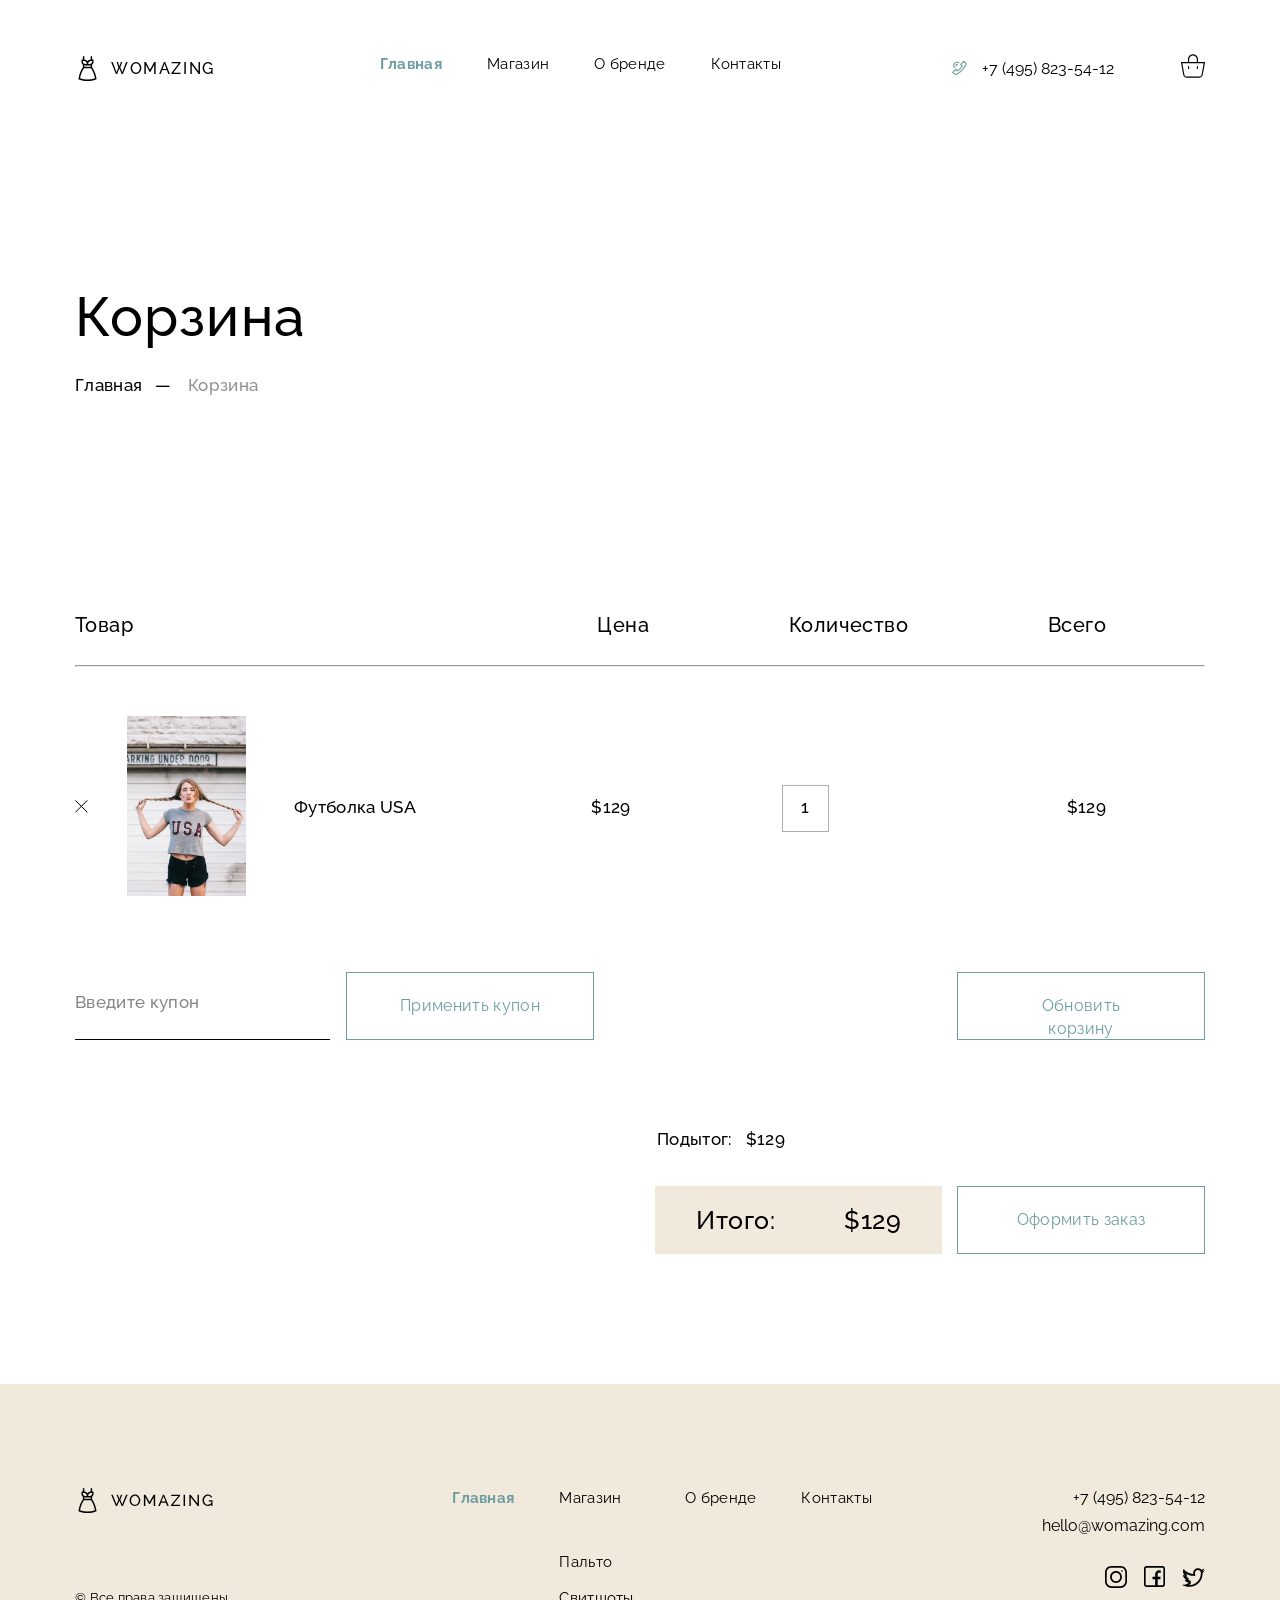
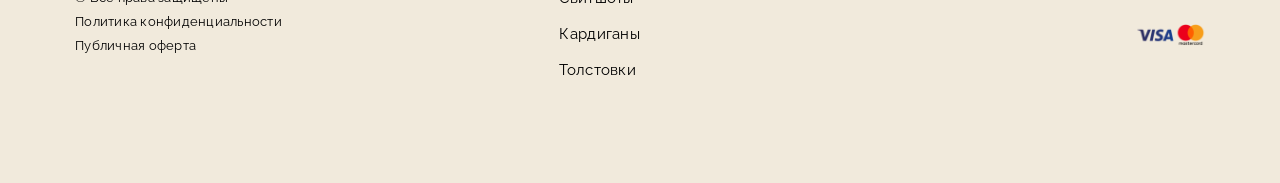
<file: Womazing/cart.html>
<!DOCTYPE html>
<html lang="ru">
<head>
    <meta charset="UTF-8">
    <meta name="viewport" content="width=device-width, initial-scale=1.0">
    <title>Корзина</title>
    <link rel="stylesheet" href="./assets/styles/index.css">
</head>
<body>
    <header class="header" id="header">
    <div class="container header__container">
        <div class="header__logo flex">
            <a class="flex" href="./index.html">
                <svg width="25" height="25" viewBox="0 0 25 25" fill="none" xmlns="http://www.w3.org/2000/svg">
            <path d="M21.5169 22.6493L21.1587 20.9776C20.4207 17.5332 19.0683 14.2964 17.1387 11.3529V8.64058C18.0275 7.97178 18.6035 6.9084 18.6035 5.71289V4.24805C18.6035 3.84355 18.2756 3.51562 17.8711 3.51562H17.1387V0.732422C17.1387 0.32793 16.8107 0 16.4062 0C16.0018 0 15.6738 0.32793 15.6738 0.732422V3.52339C14.3584 3.6001 13.2059 4.29209 12.5 5.31528C11.7941 4.29209 10.6416 3.6001 9.32617 3.52339V0.732422C9.32617 0.32793 8.99824 0 8.59375 0C8.18926 0 7.86133 0.32793 7.86133 0.732422V3.51562H7.1289C6.72441 3.51562 6.39648 3.84355 6.39648 4.24805V5.71289C6.39648 6.9084 6.97246 7.97178 7.86133 8.64058V11.3529C5.93174 14.2964 4.57934 17.5332 3.84126 20.9776L3.48305 22.6493C3.40649 23.0066 3.60507 23.3658 3.94853 23.4909C6.69741 24.4923 9.57451 25 12.5 25C15.4255 25 18.3026 24.4923 21.0515 23.4909C21.3949 23.3658 21.5935 23.0067 21.5169 22.6493ZM15.918 4.98047H17.1387V5.71289C17.1387 6.92446 16.153 7.91016 14.9414 7.91016H13.2324V7.66602C13.2324 6.1852 14.4372 4.98047 15.918 4.98047ZM7.86133 4.98047H9.08203C10.5628 4.98047 11.7676 6.1852 11.7676 7.66602V7.91016H10.0586C8.84702 7.91016 7.86133 6.92446 7.86133 5.71289V4.98047ZM10.0586 9.375H14.9414C15.1922 9.375 15.4371 9.34956 15.6738 9.30132V10.8398H9.32617V9.30132C9.56289 9.34956 9.80781 9.375 10.0586 9.375ZM12.5 23.5352C9.95849 23.5352 7.45561 23.128 5.05073 22.3244L5.27353 21.2846C5.96118 18.0757 7.21054 15.0566 8.98901 12.3047L16.0109 12.3047C17.7894 15.0566 19.0388 18.0757 19.7264 21.2845L19.9492 22.3244C17.5444 23.128 15.0415 23.5352 12.5 23.5352Z" fill="black"/>
            </svg>
            <h3 class="header__title_logo">Womazing</h3>
            </a>
            
        </div>
        <nav class="header__nav">
            <ul class="header__menu flex">
                <li class="header__list weight"><a href="./index.html">Главная</a></li>
                <li class="header__list"><a href="#">Магазин</a></li>
                <li class="header__list"><a href="#">О бренде</a></li>
                <li class="header__list"><a href="#">Контакты</a></li>
            </ul>
        </nav>
        <div class="header__shop_info flex">
            <div class="header__contact flex">
                
            <a href="tel:+74958235412" class="header__phone flex">
            <svg width="27" height="27" viewBox="0 0 27 27" fill="none" xmlns="http://www.w3.org/2000/svg">
            <g clip-path="url(#clip0_64250_339)">
            <path d="M8.25235 7.81643C6.75052 9.31823 6.75052 11.7618 8.25232 13.2636L9.05001 12.4659C7.9881 11.404 7.98807 9.67613 9.05004 8.61417C10.112 7.55224 11.8399 7.55224 12.9018 8.61414L13.6995 7.81646C12.1977 6.31463 9.75412 6.31466 8.25235 7.81643Z" />
            <path d="M9.84133 9.39119C9.20916 10.0234 9.20913 11.052 9.8413 11.6842L10.639 10.8865C10.5458 10.7934 10.4945 10.6695 10.4945 10.5377C10.4945 10.406 10.5459 10.2821 10.639 10.1889C10.7322 10.0958 10.8561 10.0444 10.9878 10.0444C11.1196 10.0444 11.2435 10.0958 11.3366 10.1889L12.1343 9.39122C11.5022 8.75902 10.4735 8.75902 9.84133 9.39119Z" />
            <path d="M19.7482 7.43513L17.855 5.54848L13.9233 9.47367L15.4475 11.0478C15.1921 11.5013 14.6378 12.3699 13.6933 13.3145C12.7486 14.2592 11.8736 14.8197 11.4158 15.0792L9.87255 13.5556L6.0022 17.4029L7.88504 19.2983C8.60479 20.0181 9.69992 20.2046 10.6101 19.7625C11.9991 19.0879 14.0954 17.8431 16.1942 15.7443C18.2931 13.6455 19.5378 11.5492 20.2124 10.1602C20.3723 9.83109 20.4499 9.47787 20.4499 9.12692C20.4499 8.5072 20.2077 7.89464 19.7482 7.43513ZM19.1977 9.66732C18.5609 10.9785 17.3845 12.9587 15.3965 14.9466C13.4086 16.9345 11.4284 18.1109 10.1173 18.7477C9.63929 18.9799 9.06281 18.8806 8.68414 18.5019L7.59739 17.4079L9.87537 15.1436L11.1901 16.4415L11.5418 16.2849C11.599 16.2595 12.9594 15.6438 14.4911 14.1121C16.0238 12.5795 16.6266 11.2305 16.6515 11.1739L16.804 10.8268L15.5067 9.48705L17.8558 7.14178L18.9511 8.23327C19.3306 8.6133 19.4298 9.18952 19.1977 9.66732Z" />
            </g>
            <defs>
            <clipPath id="clip0_64250_339">
            <rect width="17" height="17" fill="white" transform="translate(6 3)"/>
            </clipPath>
            </defs>
            </svg>
               <span class="header__number"> +7 (495) 823-54-12</span>
            </a>
            </div>
            <a href="./cart.html">
                <svg width="24" height="24" viewBox="0 0 24 24" fill="none" xmlns="http://www.w3.org/2000/svg">
                <g clip-path="url(#clip0_64246_433)">
                <path d="M23.8454 8.2243C23.7281 8.10906 23.5642 8.05442 23.4012 8.07624H17.0343V5.26295C17.0343 2.4826 14.7804 0.228699 12.0001 0.228699C9.21971 0.228699 6.96582 2.4826 6.96582 5.26295V8.07624H0.598861C0.421164 8.07624 0.243523 8.07624 0.154646 8.2243C0.0352739 8.33902 -0.0201042 8.5051 0.00659291 8.66851L2.22761 20.81C2.53789 22.5037 4.00034 23.7431 5.72199 23.7713H18.278C20.0046 23.7289 21.464 22.4797 21.7724 20.7804L23.9934 8.66851C24.0201 8.5051 23.9648 8.33902 23.8454 8.2243ZM8.1503 5.26295C8.1503 3.13682 9.87388 1.41324 12 1.41324C14.1261 1.41324 15.8497 3.13682 15.8497 5.26295V8.07624H8.1503V5.26295ZM20.5879 20.6323C20.3884 21.7547 19.4179 22.5759 18.278 22.5868H5.72199C4.58212 22.5759 3.61161 21.7547 3.41215 20.6323L1.30959 9.26078H22.6904L20.5879 20.6323Z" fill="black"/>
                <path d="M16.4421 15.0354C16.7692 15.0354 17.0343 14.7702 17.0343 14.4431V12.6663C17.0343 12.3392 16.7692 12.074 16.4421 12.074C16.1149 12.074 15.8498 12.3392 15.8498 12.6663V14.4431C15.8497 14.7702 16.1149 15.0354 16.4421 15.0354Z" fill="black"/>
                <path d="M7.55803 15.0354C7.88514 15.0354 8.1503 14.7702 8.1503 14.4431V12.6663C8.1503 12.3392 7.88514 12.074 7.55803 12.074C7.23092 12.074 6.96576 12.3392 6.96576 12.6663V14.4431C6.96576 14.7702 7.23092 15.0354 7.55803 15.0354Z" fill="black"/>
                </g>
                <defs>
                <clipPath id="clip0_64246_433">
                <rect width="24" height="24" fill="white"/>
                </clipPath>
                </defs>
                </svg>
            </a>

        </div>
    </div>
   </header>
   <section class="hero cart__hero" id="hero">
    <div class="container">
        <h1 class="hero__title">Корзина</h1>
    <p class="cart__hero-desc">Главная<span class="cart__hero-desc defis">—</span> <span class="cart__hero-desc seryi">Корзина</span></p>
    <div class="cart__hero-table flex">
        <div class="cart__hero-table-1">
            <p class="cart__hero__table__desc">Товар</p>
        </div>
        <div class="cart__hero-table-2 flex">
            <p class="cart__hero__table__desc">Цена</p>
            <p class="cart__hero__table__desc">Количество</p>
            <p class="cart__hero__table__desc">Всего</p>
        </div>
    </div>
    <hr>
    <div class="cart__hero_row flex">
        <div class="cart__hero_row-box-left flex">
            <button class="cart__close_btn">
        <svg width="13" height="13" viewBox="0 0 13 13" fill="none" xmlns="http://www.w3.org/2000/svg">
        <path d="M0.353516 0.353546L12.3535 12.3535M12.3535 0.353546L0.353516 12.3535" stroke="black" />
        </svg>
    </button>
        <div class="cart__hero_img">
            <img src="./assets/images/collection-card-img.webp" alt="image">
        </div>
        <span class="cart__hero__row_desc">Футболка USA</span>
        </div>
        <div class="cart__hero__row-box-right flex">
            <span class="cart__hero__row_desc">$129</span>
            <div class="cart__hero_row-box">
                <span class="cart__hero__row_desc ">1</span>
            </div>
        
        <span class="cart__hero__row_desc">$129</span>
    </div>
        </div>
    <form action="#" class="cart__hero-coupon flex">
        <div class="coupon__input-box flex">
            <input type="text" class="cart__hero-coupon_input" placeholder="Введите купон">
            <button class=" btn__proz">Применить купон</button>
        </div>
        <button class="btn__proz">Обновить корзину</button>
    </form>
    <div class="cart__hero-totals">
        <span class="poditog">Подытог:<span class="poditog">$129</span></span>
        
        <div class="cart__hero-total flex">
            <div class="cart__hero_total_box flex">
            <span class="itog">Итого:</span>
            <span class="itog">$129</span>
            </div>
            <a class="btn__proz" href="./checkout.html">Оформить заказ</a>
        </div>
    </div>
    </div>
   </section>
   <footer class="footer" id="footer">
    <div class="container footer__container flex">
        <div class="footer__info">
            <svg width="139" height="25" viewBox="0 0 139 25" fill="none" xmlns="http://www.w3.org/2000/svg">
            <path d="M21.5169 22.6493L21.1587 20.9776C20.4207 17.5332 19.0683 14.2964 17.1387 11.3529V8.64058C18.0275 7.97178 18.6035 6.9084 18.6035 5.71289V4.24805C18.6035 3.84355 18.2756 3.51562 17.8711 3.51562H17.1387V0.732422C17.1387 0.32793 16.8107 0 16.4062 0C16.0018 0 15.6738 0.32793 15.6738 0.732422V3.52339C14.3584 3.6001 13.2059 4.29209 12.5 5.31528C11.7941 4.29209 10.6416 3.6001 9.32617 3.52339V0.732422C9.32617 0.32793 8.99824 0 8.59375 0C8.18926 0 7.86133 0.32793 7.86133 0.732422V3.51562H7.1289C6.72441 3.51562 6.39648 3.84355 6.39648 4.24805V5.71289C6.39648 6.9084 6.97246 7.97178 7.86133 8.64058V11.3529C5.93174 14.2964 4.57934 17.5332 3.84126 20.9776L3.48305 22.6493C3.40649 23.0066 3.60507 23.3658 3.94853 23.4909C6.69741 24.4923 9.57451 25 12.5 25C15.4255 25 18.3026 24.4923 21.0515 23.4909C21.3949 23.3658 21.5935 23.0067 21.5169 22.6493ZM15.918 4.98047H17.1387V5.71289C17.1387 6.92446 16.153 7.91016 14.9414 7.91016H13.2324V7.66602C13.2324 6.1852 14.4372 4.98047 15.918 4.98047ZM7.86133 4.98047H9.08203C10.5628 4.98047 11.7676 6.1852 11.7676 7.66602V7.91016H10.0586C8.84702 7.91016 7.86133 6.92446 7.86133 5.71289V4.98047ZM10.0586 9.375H14.9414C15.1922 9.375 15.4371 9.34956 15.6738 9.30132V10.8398H9.32617V9.30132C9.56289 9.34956 9.80781 9.375 10.0586 9.375ZM12.5 23.5352C9.95849 23.5352 7.45561 23.128 5.05073 22.3244L5.27353 21.2846C5.96118 18.0757 7.21054 15.0566 8.98901 12.3047L16.0109 12.3047C17.7894 15.0566 19.0388 18.0757 19.7264 21.2845L19.9492 22.3244C17.5444 23.128 15.0415 23.5352 12.5 23.5352Z" fill="black"/>
            <path d="M41.52 6.704H42.88L44.384 10.656L45.904 6.704H47.264L45.296 11.648L47.248 16.336L51.088 6.64H52.656L47.904 18H46.656L44.4 12.64L42.128 18H40.88L36.144 6.64H37.696L41.552 16.336L43.488 11.648L41.52 6.704ZM59.9274 18.08C59.1274 18.08 58.402 17.92 57.7514 17.6C57.1007 17.28 56.5354 16.848 56.0554 16.304C55.586 15.7493 55.2234 15.1307 54.9674 14.448C54.7114 13.7547 54.5834 13.0453 54.5834 12.32C54.5834 11.5627 54.7167 10.8427 54.9834 10.16C55.2607 9.46667 55.6394 8.85333 56.1194 8.32C56.61 7.776 57.1807 7.34933 57.8314 7.04C58.482 6.72 59.1914 6.56 59.9594 6.56C60.7594 6.56 61.4847 6.72533 62.1354 7.056C62.786 7.38667 63.346 7.82933 63.8154 8.384C64.2847 8.93867 64.6474 9.55733 64.9034 10.24C65.1594 10.9227 65.2874 11.6213 65.2874 12.336C65.2874 13.0933 65.154 13.8187 64.8874 14.512C64.6207 15.1947 64.242 15.808 63.7514 16.352C63.2714 16.8853 62.706 17.3067 62.0554 17.616C61.4047 17.9253 60.6954 18.08 59.9274 18.08ZM56.0394 12.32C56.0394 12.896 56.13 13.456 56.3114 14C56.5034 14.5333 56.77 15.008 57.1114 15.424C57.4527 15.84 57.8634 16.1707 58.3434 16.416C58.8234 16.6613 59.3567 16.784 59.9434 16.784C60.5514 16.784 61.0954 16.656 61.5754 16.4C62.0554 16.144 62.4607 15.8027 62.7914 15.376C63.1327 14.9493 63.3887 14.4693 63.5594 13.936C63.7407 13.4027 63.8314 12.864 63.8314 12.32C63.8314 11.744 63.7354 11.1893 63.5434 10.656C63.362 10.1227 63.0954 9.648 62.7434 9.232C62.402 8.80533 61.9914 8.47467 61.5114 8.24C61.042 7.99467 60.5194 7.872 59.9434 7.872C59.3354 7.872 58.7914 8 58.3114 8.256C57.8314 8.50133 57.4207 8.83733 57.0794 9.264C56.7487 9.69067 56.4927 10.1707 56.3114 10.704C56.13 11.2267 56.0394 11.7653 56.0394 12.32ZM78.7121 18V9.328L74.9681 16H74.0881L70.3281 9.328V18H68.8881V6.64H70.4081L74.5201 14.016L78.6481 6.64H80.1521V18H78.7121ZM87.9285 6.64H89.1445L93.7845 18H92.2485L90.9045 14.672H86.1365L84.8085 18H83.2725L87.9285 6.64ZM90.5845 13.552L88.5365 8.304L86.4245 13.552H90.5845ZM96.0526 16.88L103.381 7.92H96.1966V6.64H105.061V7.76L97.8606 16.72H105.061V18H96.0526V16.88ZM108.594 18V6.64H110.034V18H108.594ZM115.791 9.296V18H114.351V6.64H115.567L122.511 15.52V6.656H123.951V18H122.639L115.791 9.296ZM132.823 18.08C132.076 18.08 131.378 17.92 130.727 17.6C130.087 17.2693 129.527 16.832 129.047 16.288C128.567 15.7333 128.194 15.1147 127.927 14.432C127.66 13.7387 127.527 13.024 127.527 12.288C127.527 11.52 127.66 10.7947 127.927 10.112C128.194 9.41867 128.562 8.80533 129.031 8.272C129.511 7.73867 130.071 7.32267 130.711 7.024C131.362 6.71467 132.066 6.56 132.823 6.56C133.922 6.56 134.828 6.78933 135.543 7.248C136.258 7.70667 136.796 8.304 137.159 9.04L136.055 9.808C135.724 9.14667 135.271 8.656 134.695 8.336C134.119 8.016 133.484 7.856 132.791 7.856C132.215 7.856 131.692 7.97867 131.223 8.224C130.754 8.46933 130.348 8.80533 130.007 9.232C129.676 9.648 129.42 10.1227 129.239 10.656C129.068 11.1893 128.983 11.744 128.983 12.32C128.983 13.1307 129.154 13.8773 129.495 14.56C129.847 15.232 130.322 15.7707 130.919 16.176C131.516 16.5813 132.188 16.784 132.935 16.784C133.543 16.784 134.124 16.64 134.679 16.352C135.244 16.0533 135.778 15.6 136.279 14.992V13.424H133.831V12.336H137.495V18H136.279V16.464C135.298 17.5413 134.146 18.08 132.823 18.08Z" fill="black"/>
            </svg>
            <div class="footer__content">
                <p class="footer__desc">© Все права защищены </p>
                <p class="footer__desc">Политика конфиденциальности </p>
                <p class="footer__desc">Публичная оферта </p>
            </div>
        </div>
        <nav class="footer__nav flex">
            <ul class="footer__menu ">
                <li class="footer__list zg"><a href="./index.html">Главная</a></li>
            </ul>
            <ul class="footer__menu ">
                <li class="footer__list "><a href="#">Магазин</a></li>
                <div class="footer__box">
                    <li class="footer__list list"><a href="#">Пальто</a></li>
                    <li class="footer__list"><a href="#">Свитшоты</a></li>
                    <li class="footer__list"><a href="#">Кардиганы</a></li>
                    <li class="footer__list"><a href="#">Толстовки</a></li>
                </div>
            </ul>
            <ul class="footer__menu ">
                <li class="footer__list"><a href="#">О бренде</a></li>
            </ul>
            <ul class="footer__menu ">
                <li class="footer__list"><a href="#">Контакты</a></li>
            </ul>
        </nav>
        <div class="footer__contact flex">
            <div class="footer__contact__box flex">
                <a href="tel:+74958235412">+7 (495) 823-54-12</a>
                <a href="mailto:hello@womazing.com">hello@womazing.com</a>
            </div>
            <div class="footer__ikon flex">
                <div class="instsgram">
                    <a href="#">
                        <svg width="22" height="22" viewBox="0 0 22 22" fill="none" xmlns="http://www.w3.org/2000/svg">
                        <g clip-path="url(#clip0_4_278)">
                        <path d="M15.6094 0H6.39066C2.86683 0 0 2.86683 0 6.39066V15.6093C0 19.1332 2.86683 22 6.39066 22H15.6093C19.1332 22 22 19.1332 22 15.6094V6.39066C22 2.86683 19.1332 0 15.6094 0ZM20.2812 15.6093C20.2812 18.1854 18.1854 20.2812 15.6094 20.2812H6.39066C3.81455 20.2812 1.71875 18.1854 1.71875 15.6094V6.39066C1.71875 3.81455 3.81455 1.71875 6.39066 1.71875H15.6093C18.1854 1.71875 20.2812 3.81455 20.2812 6.39066V15.6093Z" fill="black"/>
                        <path d="M11 5.07031C7.73034 5.07031 5.07031 7.73034 5.07031 11C5.07031 14.2697 7.73034 16.9297 11 16.9297C14.2697 16.9297 16.9297 14.2697 16.9297 11C16.9297 7.73034 14.2697 5.07031 11 5.07031ZM11 15.2109C8.6781 15.2109 6.78906 13.3219 6.78906 11C6.78906 8.6781 8.6781 6.78906 11 6.78906C13.3219 6.78906 15.2109 8.6781 15.2109 11C15.2109 13.3219 13.3219 15.2109 11 15.2109Z" fill="black"/>
                        <path d="M17.0156 5.84375C17.4902 5.84375 17.875 5.45899 17.875 4.98438C17.875 4.50976 17.4902 4.125 17.0156 4.125C16.541 4.125 16.1562 4.50976 16.1562 4.98438C16.1562 5.45899 16.541 5.84375 17.0156 5.84375Z" fill="black"/>
                        </g>
                        <defs>
                        <clipPath id="clip0_4_278">
                        <rect width="22" height="22" fill="white"/>
                        </clipPath>
                        </defs>
                        </svg>
                    </a>
                </div>
                <div class="facebook">
                    <a href="#">
                        <svg width="21" height="21" viewBox="0 0 21 21" fill="none" xmlns="http://www.w3.org/2000/svg">
                        <g clip-path="url(#clip0_4_303)">
                        <path d="M18.5391 0H2.46094C1.1039 0 0 1.1039 0 2.46094V18.5391C0 19.8961 1.1039 21 2.46094 21H18.5391C19.8961 21 21 19.8961 21 18.5391V2.46094C21 1.1039 19.8961 0 18.5391 0ZM19.3594 18.5391C19.3594 18.9914 18.9914 19.3594 18.5391 19.3594H13.6992V13.3711H16.3253L16.6314 10.8281H13.6992V8.08008C13.6992 7.37865 14.2283 6.84961 14.9297 6.84961H16.7754V4.4707C16.2896 4.40213 15.3525 4.30664 14.9297 4.30664C13.973 4.30664 13.0141 4.71023 12.2989 5.41374C11.5621 6.13857 11.1562 7.08801 11.1562 8.08729V10.8281H8.49023V13.3711H11.1562V19.3594H2.46094C2.00864 19.3594 1.64062 18.9914 1.64062 18.5391V2.46094C1.64062 2.00864 2.00864 1.64062 2.46094 1.64062H18.5391C18.9914 1.64062 19.3594 2.00864 19.3594 2.46094V18.5391Z" fill="black"/>
                        </g>
                        <defs>
                        <clipPath id="clip0_4_303">
                        <rect width="21" height="21" fill="white"/>
                        </clipPath>
                        </defs>
                        </svg>
                    </a>
                </div>
                <div class="twitter">
                    <a href="#">
                        <svg width="23" height="23" viewBox="0 0 23 23" fill="none" xmlns="http://www.w3.org/2000/svg">
                        <path d="M20.2712 5.16525L20.2598 5.12109C21.2343 4.53688 22.0211 3.5738 22.3711 2.4707C21.4584 3.01367 20.3904 3.42561 19.3164 3.63867C18.4552 2.7211 17.3061 2.15625 15.9473 2.15625C13.3429 2.15625 11.1855 4.26475 11.1855 6.87305C11.1855 7.24419 11.238 7.60752 11.3203 7.95117V7.99609C7.43875 7.77436 3.92429 5.80031 1.61719 2.96484C1.21231 3.66248 0.988281 4.65939 0.988281 5.52539C0.988281 6.87305 1.78852 8.67805 3.05469 9.52344V9.61328C2.29865 9.58278 1.52429 9.06195 0.898438 8.71484C0.898438 8.73546 0.92584 8.76026 0.92584 8.78088C0.92584 11.0696 2.6034 13.0436 4.76172 13.4766C4.38559 13.5761 3.85582 13.6562 3.45898 13.6562C3.15361 13.6562 2.84877 13.5765 2.56055 13.5215C3.16102 15.3978 4.89648 16.6211 6.96289 16.6211V16.666C5.35446 17.913 3.31577 18.7773 1.12305 18.7773C0.742154 18.7773 0.269531 18.7324 0 18.6875C2.08622 20.0277 4.56631 20.8438 7.23242 20.8438C15.9102 20.8438 20.6641 13.7012 20.6641 7.45703V6.82812C21.5871 6.16144 22.3686 5.26098 23 4.3125C23 4.3125 21.3439 5.09724 20.2712 5.16525ZM18.8672 7.45703C18.8672 8.80523 18.6031 10.221 18.1035 11.5512C17.5785 12.9492 16.8227 14.2107 15.8574 15.3005C14.3434 17.0096 11.6181 19.0469 7.23242 19.0469C7.10354 19.0469 6.97488 19.0446 6.84623 19.0402C7.26966 18.7945 7.67661 18.5211 8.06384 18.2209L8.75977 17.6814V16.8008V16.6211V14.8242L8.0195 14.816C7.21005 14.807 6.55859 14.1483 6.55859 13.3388V11.8696L5.58689 11.6502C5.1569 11.5531 4.85156 11.1711 4.85156 10.7303V9.61328V9.47852L4.8291 8.5626L4.02999 8.02907C3.6849 7.73874 3.37215 7.32406 3.14934 6.87529C5.50724 8.59481 8.30758 9.62379 11.2178 9.79005L13.1172 9.89854V7.99609V7.95117V7.73892L13.0677 7.5325C13.0111 7.29626 12.9824 7.07439 12.9824 6.87305C12.9824 6.09931 13.2911 5.3687 13.8517 4.81576C14.4156 4.25949 15.1598 3.95312 15.9473 3.95312C16.7434 3.95312 17.4362 4.26106 18.0063 4.86841L18.4647 5.35684L18.5202 5.57112L18.5316 5.61528L18.8672 6.91262V7.45703Z" fill="black"/>
                        </svg>
                    </a>
                </div>
            </div>
            <a href="#" class="payment-methods">
                <svg width="68" height="22" viewBox="0 0 68 22" fill="none" xmlns="http://www.w3.org/2000/svg" xmlns:xlink="http://www.w3.org/1999/xlink">
                <rect width="68" height="22" fill="url(#pattern0_4_327)"/>
                <defs>
                <pattern id="pattern0_4_327" patternContentUnits="objectBoundingBox" width="1" height="1">
                <use xlink:href="#image0_4_327" transform="matrix(0.000869703 0 0 0.00268817 -0.00268817 0)"/>
                </pattern>
                <image id="image0_4_327" width="1156" height="372" preserveAspectRatio="none" xlink:href="[data-uri]"/>
                </defs>
                </svg>

            </a>
        </div>
    </div>
   </footer>
</body>
</html>
</file>
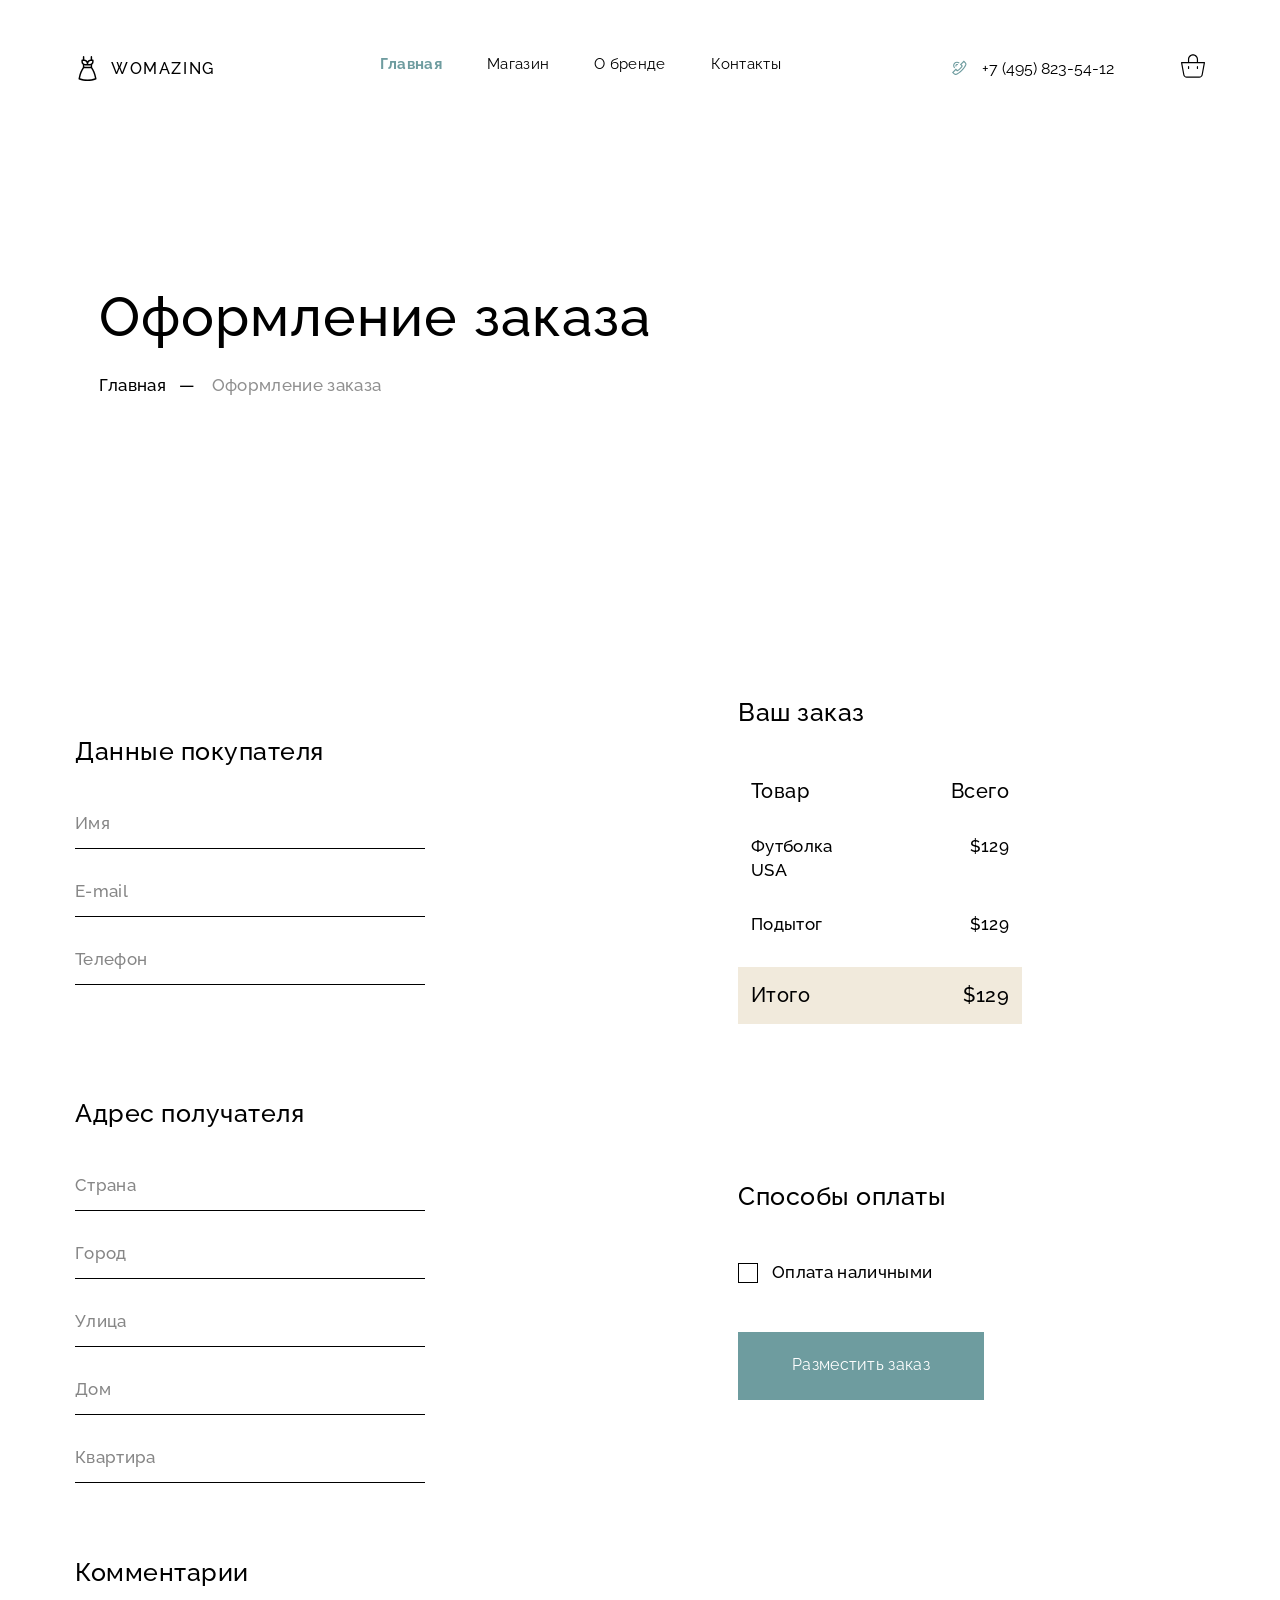
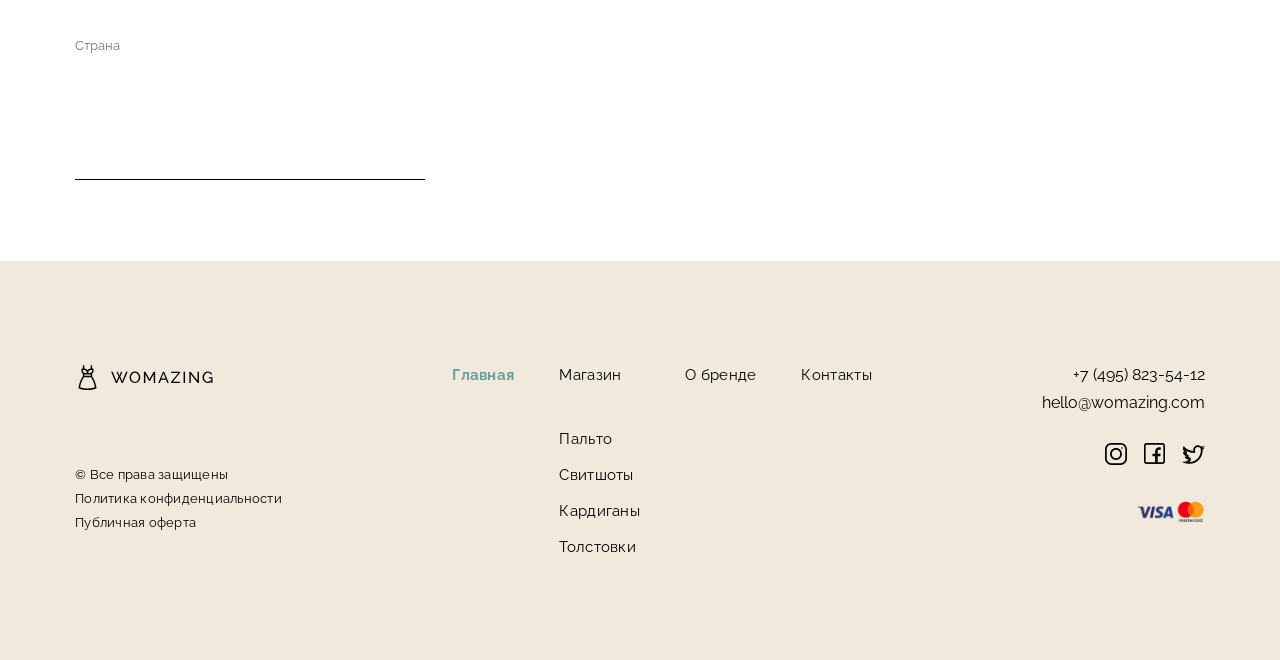
<file: Womazing/checkout.html>
<!DOCTYPE html>
<html lang="ru">
<head>
    <meta charset="UTF-8">
    <meta name="viewport" content="width=device-width, initial-scale=1.0">
    <title>Оформление Заказа</title>
    <link rel="stylesheet" href="./assets/styles/index.css">
</head>
<body>
    <header class="header" id="header">
    <div class="container header__container">
        <div class="header__logo flex">
            <a class="flex" href="./index.html">
                <svg width="25" height="25" viewBox="0 0 25 25" fill="none" xmlns="http://www.w3.org/2000/svg">
            <path d="M21.5169 22.6493L21.1587 20.9776C20.4207 17.5332 19.0683 14.2964 17.1387 11.3529V8.64058C18.0275 7.97178 18.6035 6.9084 18.6035 5.71289V4.24805C18.6035 3.84355 18.2756 3.51562 17.8711 3.51562H17.1387V0.732422C17.1387 0.32793 16.8107 0 16.4062 0C16.0018 0 15.6738 0.32793 15.6738 0.732422V3.52339C14.3584 3.6001 13.2059 4.29209 12.5 5.31528C11.7941 4.29209 10.6416 3.6001 9.32617 3.52339V0.732422C9.32617 0.32793 8.99824 0 8.59375 0C8.18926 0 7.86133 0.32793 7.86133 0.732422V3.51562H7.1289C6.72441 3.51562 6.39648 3.84355 6.39648 4.24805V5.71289C6.39648 6.9084 6.97246 7.97178 7.86133 8.64058V11.3529C5.93174 14.2964 4.57934 17.5332 3.84126 20.9776L3.48305 22.6493C3.40649 23.0066 3.60507 23.3658 3.94853 23.4909C6.69741 24.4923 9.57451 25 12.5 25C15.4255 25 18.3026 24.4923 21.0515 23.4909C21.3949 23.3658 21.5935 23.0067 21.5169 22.6493ZM15.918 4.98047H17.1387V5.71289C17.1387 6.92446 16.153 7.91016 14.9414 7.91016H13.2324V7.66602C13.2324 6.1852 14.4372 4.98047 15.918 4.98047ZM7.86133 4.98047H9.08203C10.5628 4.98047 11.7676 6.1852 11.7676 7.66602V7.91016H10.0586C8.84702 7.91016 7.86133 6.92446 7.86133 5.71289V4.98047ZM10.0586 9.375H14.9414C15.1922 9.375 15.4371 9.34956 15.6738 9.30132V10.8398H9.32617V9.30132C9.56289 9.34956 9.80781 9.375 10.0586 9.375ZM12.5 23.5352C9.95849 23.5352 7.45561 23.128 5.05073 22.3244L5.27353 21.2846C5.96118 18.0757 7.21054 15.0566 8.98901 12.3047L16.0109 12.3047C17.7894 15.0566 19.0388 18.0757 19.7264 21.2845L19.9492 22.3244C17.5444 23.128 15.0415 23.5352 12.5 23.5352Z" fill="black"/>
            </svg>
            <h3 class="header__title_logo">Womazing</h3>
            </a>
            
        </div>
        <nav class="header__nav">
            <ul class="header__menu flex">
                <li class="header__list weight"><a href="./index.html">Главная</a></li>
                <li class="header__list"><a href="#">Магазин</a></li>
                <li class="header__list"><a href="#">О бренде</a></li>
                <li class="header__list"><a href="#">Контакты</a></li>
            </ul>
        </nav>
        <div class="header__shop_info flex">
            <div class="header__contact flex">
                
            <a href="tel:+74958235412" class="header__phone flex">
            <svg width="27" height="27" viewBox="0 0 27 27" fill="none" xmlns="http://www.w3.org/2000/svg">
            <g clip-path="url(#clip0_64250_339)">
            <path d="M8.25235 7.81643C6.75052 9.31823 6.75052 11.7618 8.25232 13.2636L9.05001 12.4659C7.9881 11.404 7.98807 9.67613 9.05004 8.61417C10.112 7.55224 11.8399 7.55224 12.9018 8.61414L13.6995 7.81646C12.1977 6.31463 9.75412 6.31466 8.25235 7.81643Z" />
            <path d="M9.84133 9.39119C9.20916 10.0234 9.20913 11.052 9.8413 11.6842L10.639 10.8865C10.5458 10.7934 10.4945 10.6695 10.4945 10.5377C10.4945 10.406 10.5459 10.2821 10.639 10.1889C10.7322 10.0958 10.8561 10.0444 10.9878 10.0444C11.1196 10.0444 11.2435 10.0958 11.3366 10.1889L12.1343 9.39122C11.5022 8.75902 10.4735 8.75902 9.84133 9.39119Z" />
            <path d="M19.7482 7.43513L17.855 5.54848L13.9233 9.47367L15.4475 11.0478C15.1921 11.5013 14.6378 12.3699 13.6933 13.3145C12.7486 14.2592 11.8736 14.8197 11.4158 15.0792L9.87255 13.5556L6.0022 17.4029L7.88504 19.2983C8.60479 20.0181 9.69992 20.2046 10.6101 19.7625C11.9991 19.0879 14.0954 17.8431 16.1942 15.7443C18.2931 13.6455 19.5378 11.5492 20.2124 10.1602C20.3723 9.83109 20.4499 9.47787 20.4499 9.12692C20.4499 8.5072 20.2077 7.89464 19.7482 7.43513ZM19.1977 9.66732C18.5609 10.9785 17.3845 12.9587 15.3965 14.9466C13.4086 16.9345 11.4284 18.1109 10.1173 18.7477C9.63929 18.9799 9.06281 18.8806 8.68414 18.5019L7.59739 17.4079L9.87537 15.1436L11.1901 16.4415L11.5418 16.2849C11.599 16.2595 12.9594 15.6438 14.4911 14.1121C16.0238 12.5795 16.6266 11.2305 16.6515 11.1739L16.804 10.8268L15.5067 9.48705L17.8558 7.14178L18.9511 8.23327C19.3306 8.6133 19.4298 9.18952 19.1977 9.66732Z" />
            </g>
            <defs>
            <clipPath id="clip0_64250_339">
            <rect width="17" height="17" fill="white" transform="translate(6 3)"/>
            </clipPath>
            </defs>
            </svg>
               <span class="header__number"> +7 (495) 823-54-12</span>
            </a>
            </div>
            <a href="./cart.html">
                <svg width="24" height="24" viewBox="0 0 24 24" fill="none" xmlns="http://www.w3.org/2000/svg">
                <g clip-path="url(#clip0_64246_433)">
                <path d="M23.8454 8.2243C23.7281 8.10906 23.5642 8.05442 23.4012 8.07624H17.0343V5.26295C17.0343 2.4826 14.7804 0.228699 12.0001 0.228699C9.21971 0.228699 6.96582 2.4826 6.96582 5.26295V8.07624H0.598861C0.421164 8.07624 0.243523 8.07624 0.154646 8.2243C0.0352739 8.33902 -0.0201042 8.5051 0.00659291 8.66851L2.22761 20.81C2.53789 22.5037 4.00034 23.7431 5.72199 23.7713H18.278C20.0046 23.7289 21.464 22.4797 21.7724 20.7804L23.9934 8.66851C24.0201 8.5051 23.9648 8.33902 23.8454 8.2243ZM8.1503 5.26295C8.1503 3.13682 9.87388 1.41324 12 1.41324C14.1261 1.41324 15.8497 3.13682 15.8497 5.26295V8.07624H8.1503V5.26295ZM20.5879 20.6323C20.3884 21.7547 19.4179 22.5759 18.278 22.5868H5.72199C4.58212 22.5759 3.61161 21.7547 3.41215 20.6323L1.30959 9.26078H22.6904L20.5879 20.6323Z" fill="black"/>
                <path d="M16.4421 15.0354C16.7692 15.0354 17.0343 14.7702 17.0343 14.4431V12.6663C17.0343 12.3392 16.7692 12.074 16.4421 12.074C16.1149 12.074 15.8498 12.3392 15.8498 12.6663V14.4431C15.8497 14.7702 16.1149 15.0354 16.4421 15.0354Z" fill="black"/>
                <path d="M7.55803 15.0354C7.88514 15.0354 8.1503 14.7702 8.1503 14.4431V12.6663C8.1503 12.3392 7.88514 12.074 7.55803 12.074C7.23092 12.074 6.96576 12.3392 6.96576 12.6663V14.4431C6.96576 14.7702 7.23092 15.0354 7.55803 15.0354Z" fill="black"/>
                </g>
                <defs>
                <clipPath id="clip0_64246_433">
                <rect width="24" height="24" fill="white"/>
                </clipPath>
                </defs>
                </svg>
            </a>

        </div>
    </div>
   </header>
   <section class="hero checkout__hero">
    <div class="container checkout__container">
        <h2 class="hero__title">Оформление заказа</h2>
        <p class="cart__hero-desc checkout__hero-desc">Главная<span class="cart__hero-desc defis">—</span> <span class="cart__hero-desc seryi">Оформление заказа</span></p>
    </div>
   </section>
   <section class="order__processing" id="order__processing">
    <div class="container order__processing__container flex">
        <div action="#" class="order__buyer-box flex">
            <h3 class="buyer__details">Данные покупателя</h3>
            <form class="order__processing-form">
                <input type="text" class="order__processing-input" placeholder="Имя" required>
                <input type="email" class="order__processing-input" placeholder="E-mail" required>
                <input type="tel" class="order__processing-input" placeholder="Телефон" required>
            </form>
        </div>
        <div class="order__buyer-itog">
            <h3 class="buyer__details" >Ваш заказ</h3>
            <div class="order__processing-box">
                <div class="order__buyer-itog-box">
                <span class="order__processing-itog_desc zag_start">Товар</span>
                <span class="order__processing-itog_desc zag_start">Всего</span>
            </div>
            <div class="order__buyer-itog-box">
                <span class="order__processing-itog_desc">Футболка USA</span>
                <span class="order__processing-itog_desc">$129</span>
            </div>
            <div class="order__buyer-itog-box">
                <span class="order__processing-itog_desc">Подытог</span>
                <span class="order__processing-itog_desc">$129</span>
            </div>
            <div class="order__buyer-itog-box order-itog">
                <span class="order__processing-itog_desc zag_start ">Итого</span>
                <span class="order__processing-itog_desc zag_start ">$129</span>
            </div>
            </div>
        </div>
        <div action="#" class="order__adres-box flex">
            <h3 class="buyer__details">Адрес получателя</h3>
            <form class="order__processing-form">
                <input type="text" class="order__processing-input" placeholder="Страна">
                <input type="text" class="order__processing-input" placeholder="Город">
                <input type="text" class="order__processing-input" placeholder="Улица">
                <input type="text" class="order__processing-input" placeholder="Дом">
                <input type="text" class="order__processing-input" placeholder="Квартира">
            </form>
        </div>
        <div class="order__sposob__oplaty flex">
            <h3 class="order__sposob__oplaty-title">Способы оплаты</h3>
            <input id="order__checkbox" type="checkbox" hidden >
            <label class="order__sposob__oplaty-checkbox" for="order__checkbox">Оплата наличными</label>
            <button class="btn__neproz "><a href="./succese.html">Разместить заказ</a></button>
        </div>
        <div class="comment__field flex">
            <label class="comment__field-title" for="comment">Комментарии</label>
            <textarea class="comment__field-textarea" id="comment" placeholder="Страна"></textarea>
        </div>
    </div>
   </section>
      <footer class="footer" id="footer">
    <div class="container footer__container flex">
        <div class="footer__info">
            <svg width="139" height="25" viewBox="0 0 139 25" fill="none" xmlns="http://www.w3.org/2000/svg">
            <path d="M21.5169 22.6493L21.1587 20.9776C20.4207 17.5332 19.0683 14.2964 17.1387 11.3529V8.64058C18.0275 7.97178 18.6035 6.9084 18.6035 5.71289V4.24805C18.6035 3.84355 18.2756 3.51562 17.8711 3.51562H17.1387V0.732422C17.1387 0.32793 16.8107 0 16.4062 0C16.0018 0 15.6738 0.32793 15.6738 0.732422V3.52339C14.3584 3.6001 13.2059 4.29209 12.5 5.31528C11.7941 4.29209 10.6416 3.6001 9.32617 3.52339V0.732422C9.32617 0.32793 8.99824 0 8.59375 0C8.18926 0 7.86133 0.32793 7.86133 0.732422V3.51562H7.1289C6.72441 3.51562 6.39648 3.84355 6.39648 4.24805V5.71289C6.39648 6.9084 6.97246 7.97178 7.86133 8.64058V11.3529C5.93174 14.2964 4.57934 17.5332 3.84126 20.9776L3.48305 22.6493C3.40649 23.0066 3.60507 23.3658 3.94853 23.4909C6.69741 24.4923 9.57451 25 12.5 25C15.4255 25 18.3026 24.4923 21.0515 23.4909C21.3949 23.3658 21.5935 23.0067 21.5169 22.6493ZM15.918 4.98047H17.1387V5.71289C17.1387 6.92446 16.153 7.91016 14.9414 7.91016H13.2324V7.66602C13.2324 6.1852 14.4372 4.98047 15.918 4.98047ZM7.86133 4.98047H9.08203C10.5628 4.98047 11.7676 6.1852 11.7676 7.66602V7.91016H10.0586C8.84702 7.91016 7.86133 6.92446 7.86133 5.71289V4.98047ZM10.0586 9.375H14.9414C15.1922 9.375 15.4371 9.34956 15.6738 9.30132V10.8398H9.32617V9.30132C9.56289 9.34956 9.80781 9.375 10.0586 9.375ZM12.5 23.5352C9.95849 23.5352 7.45561 23.128 5.05073 22.3244L5.27353 21.2846C5.96118 18.0757 7.21054 15.0566 8.98901 12.3047L16.0109 12.3047C17.7894 15.0566 19.0388 18.0757 19.7264 21.2845L19.9492 22.3244C17.5444 23.128 15.0415 23.5352 12.5 23.5352Z" fill="black"/>
            <path d="M41.52 6.704H42.88L44.384 10.656L45.904 6.704H47.264L45.296 11.648L47.248 16.336L51.088 6.64H52.656L47.904 18H46.656L44.4 12.64L42.128 18H40.88L36.144 6.64H37.696L41.552 16.336L43.488 11.648L41.52 6.704ZM59.9274 18.08C59.1274 18.08 58.402 17.92 57.7514 17.6C57.1007 17.28 56.5354 16.848 56.0554 16.304C55.586 15.7493 55.2234 15.1307 54.9674 14.448C54.7114 13.7547 54.5834 13.0453 54.5834 12.32C54.5834 11.5627 54.7167 10.8427 54.9834 10.16C55.2607 9.46667 55.6394 8.85333 56.1194 8.32C56.61 7.776 57.1807 7.34933 57.8314 7.04C58.482 6.72 59.1914 6.56 59.9594 6.56C60.7594 6.56 61.4847 6.72533 62.1354 7.056C62.786 7.38667 63.346 7.82933 63.8154 8.384C64.2847 8.93867 64.6474 9.55733 64.9034 10.24C65.1594 10.9227 65.2874 11.6213 65.2874 12.336C65.2874 13.0933 65.154 13.8187 64.8874 14.512C64.6207 15.1947 64.242 15.808 63.7514 16.352C63.2714 16.8853 62.706 17.3067 62.0554 17.616C61.4047 17.9253 60.6954 18.08 59.9274 18.08ZM56.0394 12.32C56.0394 12.896 56.13 13.456 56.3114 14C56.5034 14.5333 56.77 15.008 57.1114 15.424C57.4527 15.84 57.8634 16.1707 58.3434 16.416C58.8234 16.6613 59.3567 16.784 59.9434 16.784C60.5514 16.784 61.0954 16.656 61.5754 16.4C62.0554 16.144 62.4607 15.8027 62.7914 15.376C63.1327 14.9493 63.3887 14.4693 63.5594 13.936C63.7407 13.4027 63.8314 12.864 63.8314 12.32C63.8314 11.744 63.7354 11.1893 63.5434 10.656C63.362 10.1227 63.0954 9.648 62.7434 9.232C62.402 8.80533 61.9914 8.47467 61.5114 8.24C61.042 7.99467 60.5194 7.872 59.9434 7.872C59.3354 7.872 58.7914 8 58.3114 8.256C57.8314 8.50133 57.4207 8.83733 57.0794 9.264C56.7487 9.69067 56.4927 10.1707 56.3114 10.704C56.13 11.2267 56.0394 11.7653 56.0394 12.32ZM78.7121 18V9.328L74.9681 16H74.0881L70.3281 9.328V18H68.8881V6.64H70.4081L74.5201 14.016L78.6481 6.64H80.1521V18H78.7121ZM87.9285 6.64H89.1445L93.7845 18H92.2485L90.9045 14.672H86.1365L84.8085 18H83.2725L87.9285 6.64ZM90.5845 13.552L88.5365 8.304L86.4245 13.552H90.5845ZM96.0526 16.88L103.381 7.92H96.1966V6.64H105.061V7.76L97.8606 16.72H105.061V18H96.0526V16.88ZM108.594 18V6.64H110.034V18H108.594ZM115.791 9.296V18H114.351V6.64H115.567L122.511 15.52V6.656H123.951V18H122.639L115.791 9.296ZM132.823 18.08C132.076 18.08 131.378 17.92 130.727 17.6C130.087 17.2693 129.527 16.832 129.047 16.288C128.567 15.7333 128.194 15.1147 127.927 14.432C127.66 13.7387 127.527 13.024 127.527 12.288C127.527 11.52 127.66 10.7947 127.927 10.112C128.194 9.41867 128.562 8.80533 129.031 8.272C129.511 7.73867 130.071 7.32267 130.711 7.024C131.362 6.71467 132.066 6.56 132.823 6.56C133.922 6.56 134.828 6.78933 135.543 7.248C136.258 7.70667 136.796 8.304 137.159 9.04L136.055 9.808C135.724 9.14667 135.271 8.656 134.695 8.336C134.119 8.016 133.484 7.856 132.791 7.856C132.215 7.856 131.692 7.97867 131.223 8.224C130.754 8.46933 130.348 8.80533 130.007 9.232C129.676 9.648 129.42 10.1227 129.239 10.656C129.068 11.1893 128.983 11.744 128.983 12.32C128.983 13.1307 129.154 13.8773 129.495 14.56C129.847 15.232 130.322 15.7707 130.919 16.176C131.516 16.5813 132.188 16.784 132.935 16.784C133.543 16.784 134.124 16.64 134.679 16.352C135.244 16.0533 135.778 15.6 136.279 14.992V13.424H133.831V12.336H137.495V18H136.279V16.464C135.298 17.5413 134.146 18.08 132.823 18.08Z" fill="black"/>
            </svg>
            <div class="footer__content">
                <p class="footer__desc">© Все права защищены </p>
                <p class="footer__desc">Политика конфиденциальности </p>
                <p class="footer__desc">Публичная оферта </p>
            </div>
        </div>
        <nav class="footer__nav flex">
            <ul class="footer__menu ">
                <li class="footer__list zg"><a href="./index.html">Главная</a></li>
            </ul>
            <ul class="footer__menu ">
                <li class="footer__list "><a href="#">Магазин</a></li>
                <div class="footer__box">
                    <li class="footer__list list"><a href="#">Пальто</a></li>
                    <li class="footer__list"><a href="#">Свитшоты</a></li>
                    <li class="footer__list"><a href="#">Кардиганы</a></li>
                    <li class="footer__list"><a href="#">Толстовки</a></li>
                </div>
            </ul>
            <ul class="footer__menu ">
                <li class="footer__list"><a href="#">О бренде</a></li>
            </ul>
            <ul class="footer__menu ">
                <li class="footer__list"><a href="#">Контакты</a></li>
            </ul>
        </nav>
        <div class="footer__contact flex">
            <div class="footer__contact__box flex">
                <a href="tel:+74958235412">+7 (495) 823-54-12</a>
                <a href="mailto:hello@womazing.com">hello@womazing.com</a>
            </div>
            <div class="footer__ikon flex">
                <div class="instsgram">
                    <a href="#">
                        <svg width="22" height="22" viewBox="0 0 22 22" fill="none" xmlns="http://www.w3.org/2000/svg">
                        <g clip-path="url(#clip0_4_278)">
                        <path d="M15.6094 0H6.39066C2.86683 0 0 2.86683 0 6.39066V15.6093C0 19.1332 2.86683 22 6.39066 22H15.6093C19.1332 22 22 19.1332 22 15.6094V6.39066C22 2.86683 19.1332 0 15.6094 0ZM20.2812 15.6093C20.2812 18.1854 18.1854 20.2812 15.6094 20.2812H6.39066C3.81455 20.2812 1.71875 18.1854 1.71875 15.6094V6.39066C1.71875 3.81455 3.81455 1.71875 6.39066 1.71875H15.6093C18.1854 1.71875 20.2812 3.81455 20.2812 6.39066V15.6093Z" fill="black"/>
                        <path d="M11 5.07031C7.73034 5.07031 5.07031 7.73034 5.07031 11C5.07031 14.2697 7.73034 16.9297 11 16.9297C14.2697 16.9297 16.9297 14.2697 16.9297 11C16.9297 7.73034 14.2697 5.07031 11 5.07031ZM11 15.2109C8.6781 15.2109 6.78906 13.3219 6.78906 11C6.78906 8.6781 8.6781 6.78906 11 6.78906C13.3219 6.78906 15.2109 8.6781 15.2109 11C15.2109 13.3219 13.3219 15.2109 11 15.2109Z" fill="black"/>
                        <path d="M17.0156 5.84375C17.4902 5.84375 17.875 5.45899 17.875 4.98438C17.875 4.50976 17.4902 4.125 17.0156 4.125C16.541 4.125 16.1562 4.50976 16.1562 4.98438C16.1562 5.45899 16.541 5.84375 17.0156 5.84375Z" fill="black"/>
                        </g>
                        <defs>
                        <clipPath id="clip0_4_278">
                        <rect width="22" height="22" fill="white"/>
                        </clipPath>
                        </defs>
                        </svg>
                    </a>
                </div>
                <div class="facebook">
                    <a href="#">
                        <svg width="21" height="21" viewBox="0 0 21 21" fill="none" xmlns="http://www.w3.org/2000/svg">
                        <g clip-path="url(#clip0_4_303)">
                        <path d="M18.5391 0H2.46094C1.1039 0 0 1.1039 0 2.46094V18.5391C0 19.8961 1.1039 21 2.46094 21H18.5391C19.8961 21 21 19.8961 21 18.5391V2.46094C21 1.1039 19.8961 0 18.5391 0ZM19.3594 18.5391C19.3594 18.9914 18.9914 19.3594 18.5391 19.3594H13.6992V13.3711H16.3253L16.6314 10.8281H13.6992V8.08008C13.6992 7.37865 14.2283 6.84961 14.9297 6.84961H16.7754V4.4707C16.2896 4.40213 15.3525 4.30664 14.9297 4.30664C13.973 4.30664 13.0141 4.71023 12.2989 5.41374C11.5621 6.13857 11.1562 7.08801 11.1562 8.08729V10.8281H8.49023V13.3711H11.1562V19.3594H2.46094C2.00864 19.3594 1.64062 18.9914 1.64062 18.5391V2.46094C1.64062 2.00864 2.00864 1.64062 2.46094 1.64062H18.5391C18.9914 1.64062 19.3594 2.00864 19.3594 2.46094V18.5391Z" fill="black"/>
                        </g>
                        <defs>
                        <clipPath id="clip0_4_303">
                        <rect width="21" height="21" fill="white"/>
                        </clipPath>
                        </defs>
                        </svg>
                    </a>
                </div>
                <div class="twitter">
                    <a href="#">
                        <svg width="23" height="23" viewBox="0 0 23 23" fill="none" xmlns="http://www.w3.org/2000/svg">
                        <path d="M20.2712 5.16525L20.2598 5.12109C21.2343 4.53688 22.0211 3.5738 22.3711 2.4707C21.4584 3.01367 20.3904 3.42561 19.3164 3.63867C18.4552 2.7211 17.3061 2.15625 15.9473 2.15625C13.3429 2.15625 11.1855 4.26475 11.1855 6.87305C11.1855 7.24419 11.238 7.60752 11.3203 7.95117V7.99609C7.43875 7.77436 3.92429 5.80031 1.61719 2.96484C1.21231 3.66248 0.988281 4.65939 0.988281 5.52539C0.988281 6.87305 1.78852 8.67805 3.05469 9.52344V9.61328C2.29865 9.58278 1.52429 9.06195 0.898438 8.71484C0.898438 8.73546 0.92584 8.76026 0.92584 8.78088C0.92584 11.0696 2.6034 13.0436 4.76172 13.4766C4.38559 13.5761 3.85582 13.6562 3.45898 13.6562C3.15361 13.6562 2.84877 13.5765 2.56055 13.5215C3.16102 15.3978 4.89648 16.6211 6.96289 16.6211V16.666C5.35446 17.913 3.31577 18.7773 1.12305 18.7773C0.742154 18.7773 0.269531 18.7324 0 18.6875C2.08622 20.0277 4.56631 20.8438 7.23242 20.8438C15.9102 20.8438 20.6641 13.7012 20.6641 7.45703V6.82812C21.5871 6.16144 22.3686 5.26098 23 4.3125C23 4.3125 21.3439 5.09724 20.2712 5.16525ZM18.8672 7.45703C18.8672 8.80523 18.6031 10.221 18.1035 11.5512C17.5785 12.9492 16.8227 14.2107 15.8574 15.3005C14.3434 17.0096 11.6181 19.0469 7.23242 19.0469C7.10354 19.0469 6.97488 19.0446 6.84623 19.0402C7.26966 18.7945 7.67661 18.5211 8.06384 18.2209L8.75977 17.6814V16.8008V16.6211V14.8242L8.0195 14.816C7.21005 14.807 6.55859 14.1483 6.55859 13.3388V11.8696L5.58689 11.6502C5.1569 11.5531 4.85156 11.1711 4.85156 10.7303V9.61328V9.47852L4.8291 8.5626L4.02999 8.02907C3.6849 7.73874 3.37215 7.32406 3.14934 6.87529C5.50724 8.59481 8.30758 9.62379 11.2178 9.79005L13.1172 9.89854V7.99609V7.95117V7.73892L13.0677 7.5325C13.0111 7.29626 12.9824 7.07439 12.9824 6.87305C12.9824 6.09931 13.2911 5.3687 13.8517 4.81576C14.4156 4.25949 15.1598 3.95312 15.9473 3.95312C16.7434 3.95312 17.4362 4.26106 18.0063 4.86841L18.4647 5.35684L18.5202 5.57112L18.5316 5.61528L18.8672 6.91262V7.45703Z" fill="black"/>
                        </svg>
                    </a>
                </div>
            </div>
            <a href="#" class="payment-methods">
                <svg width="68" height="22" viewBox="0 0 68 22" fill="none" xmlns="http://www.w3.org/2000/svg" xmlns:xlink="http://www.w3.org/1999/xlink">
                <rect width="68" height="22" fill="url(#pattern0_4_327)"/>
                <defs>
                <pattern id="pattern0_4_327" patternContentUnits="objectBoundingBox" width="1" height="1">
                <use xlink:href="#image0_4_327" transform="matrix(0.000869703 0 0 0.00268817 -0.00268817 0)"/>
                </pattern>
                <image id="image0_4_327" width="1156" height="372" preserveAspectRatio="none" xlink:href="[data-uri]"/>
                </defs>
                </svg>

            </a>
        </div>
    </div>
   </footer>
</body>
</html>
</file>
<file: assets/styles/index.css>
@import url(./reset.css);
@import url(./font.css);
@import url(./var.css);
@import url(./style.css);
@import url(./media.css);
</file>
<file: Womazing/assets/styles/index.css>
@import url(./reset.css);
@import url(./font.css);
@import url(./var.css);
@import url(./style.css);
@import url(./media.css);
</file>
<file: Womazing/assets/mystyles/mystyle.css>
@import url(../styles/reset.css);
@import url(../styles/var.css);
@import url(../styles/font.css);
@import url(../styles/style.css);
@import url(../styles/media.css);
@import url(./oneitem.css);
@import url(./about.css);
@import url(./contact.css);
</file>
